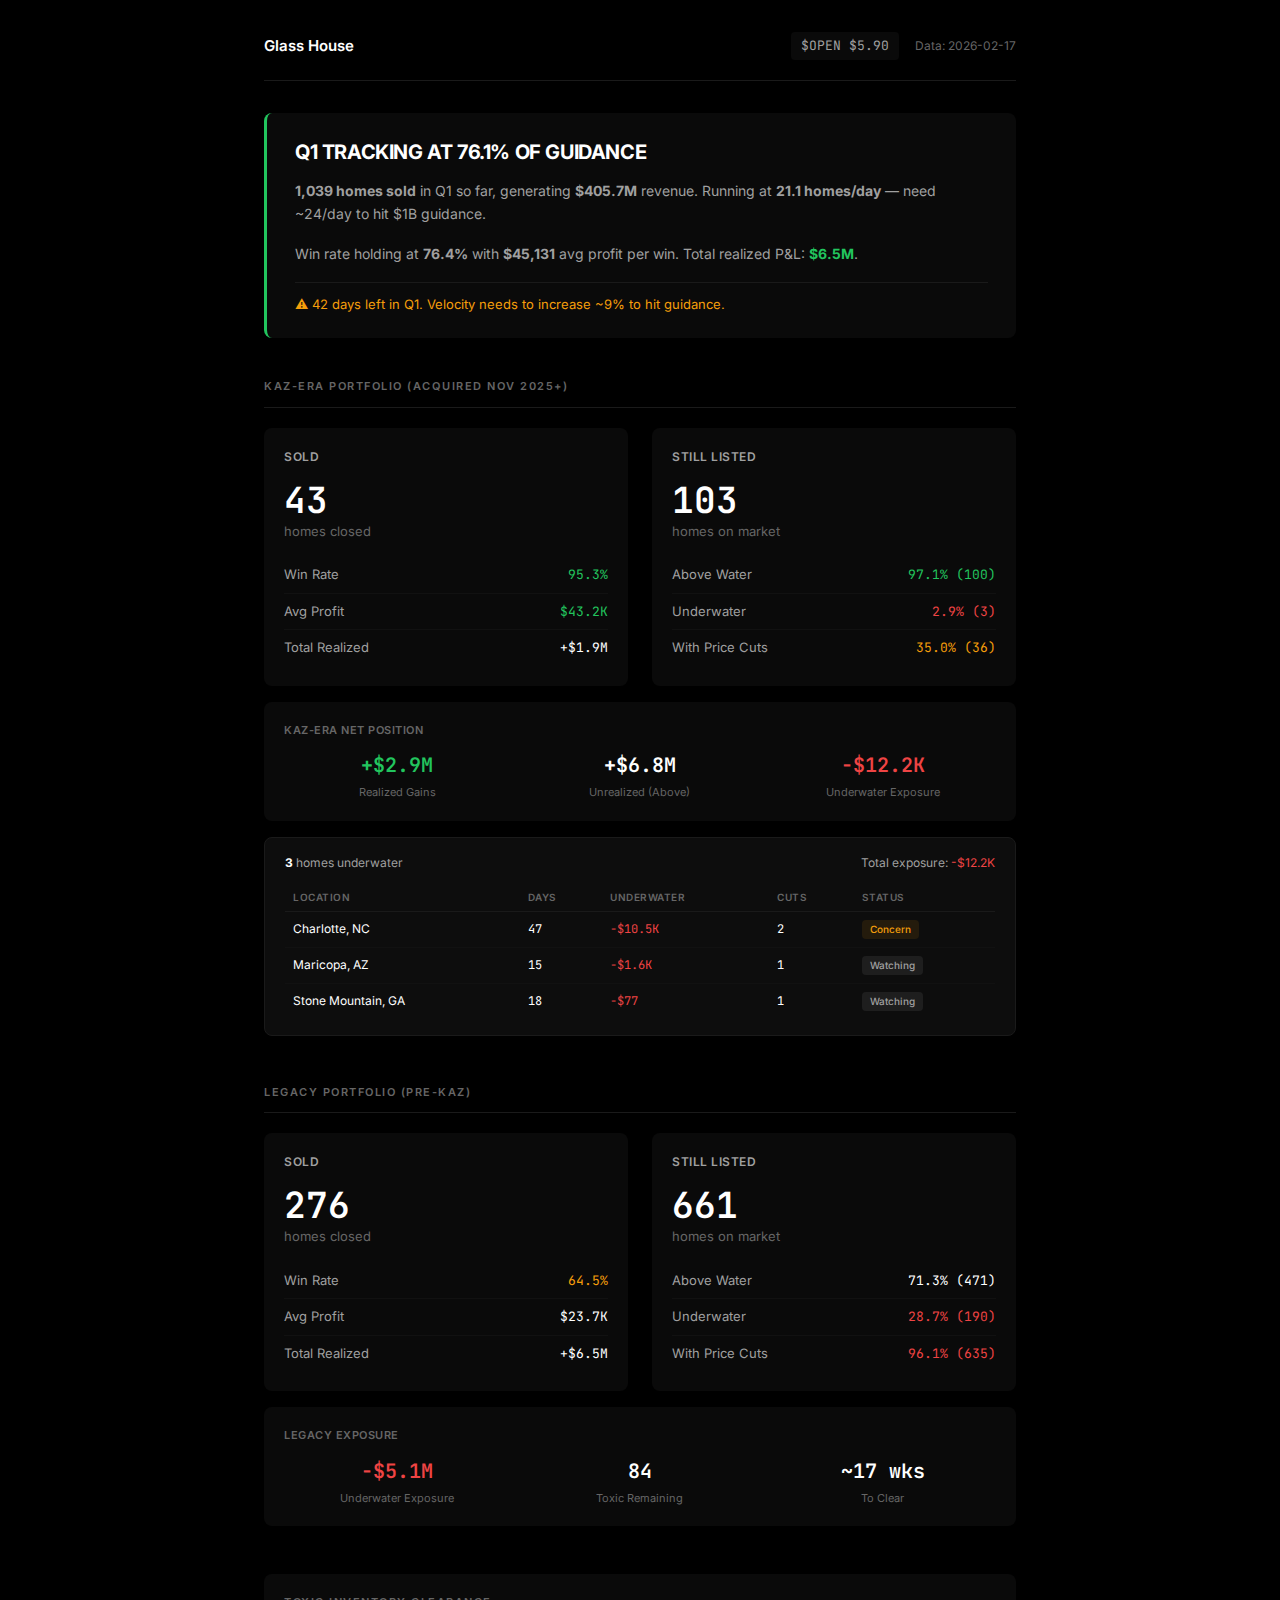
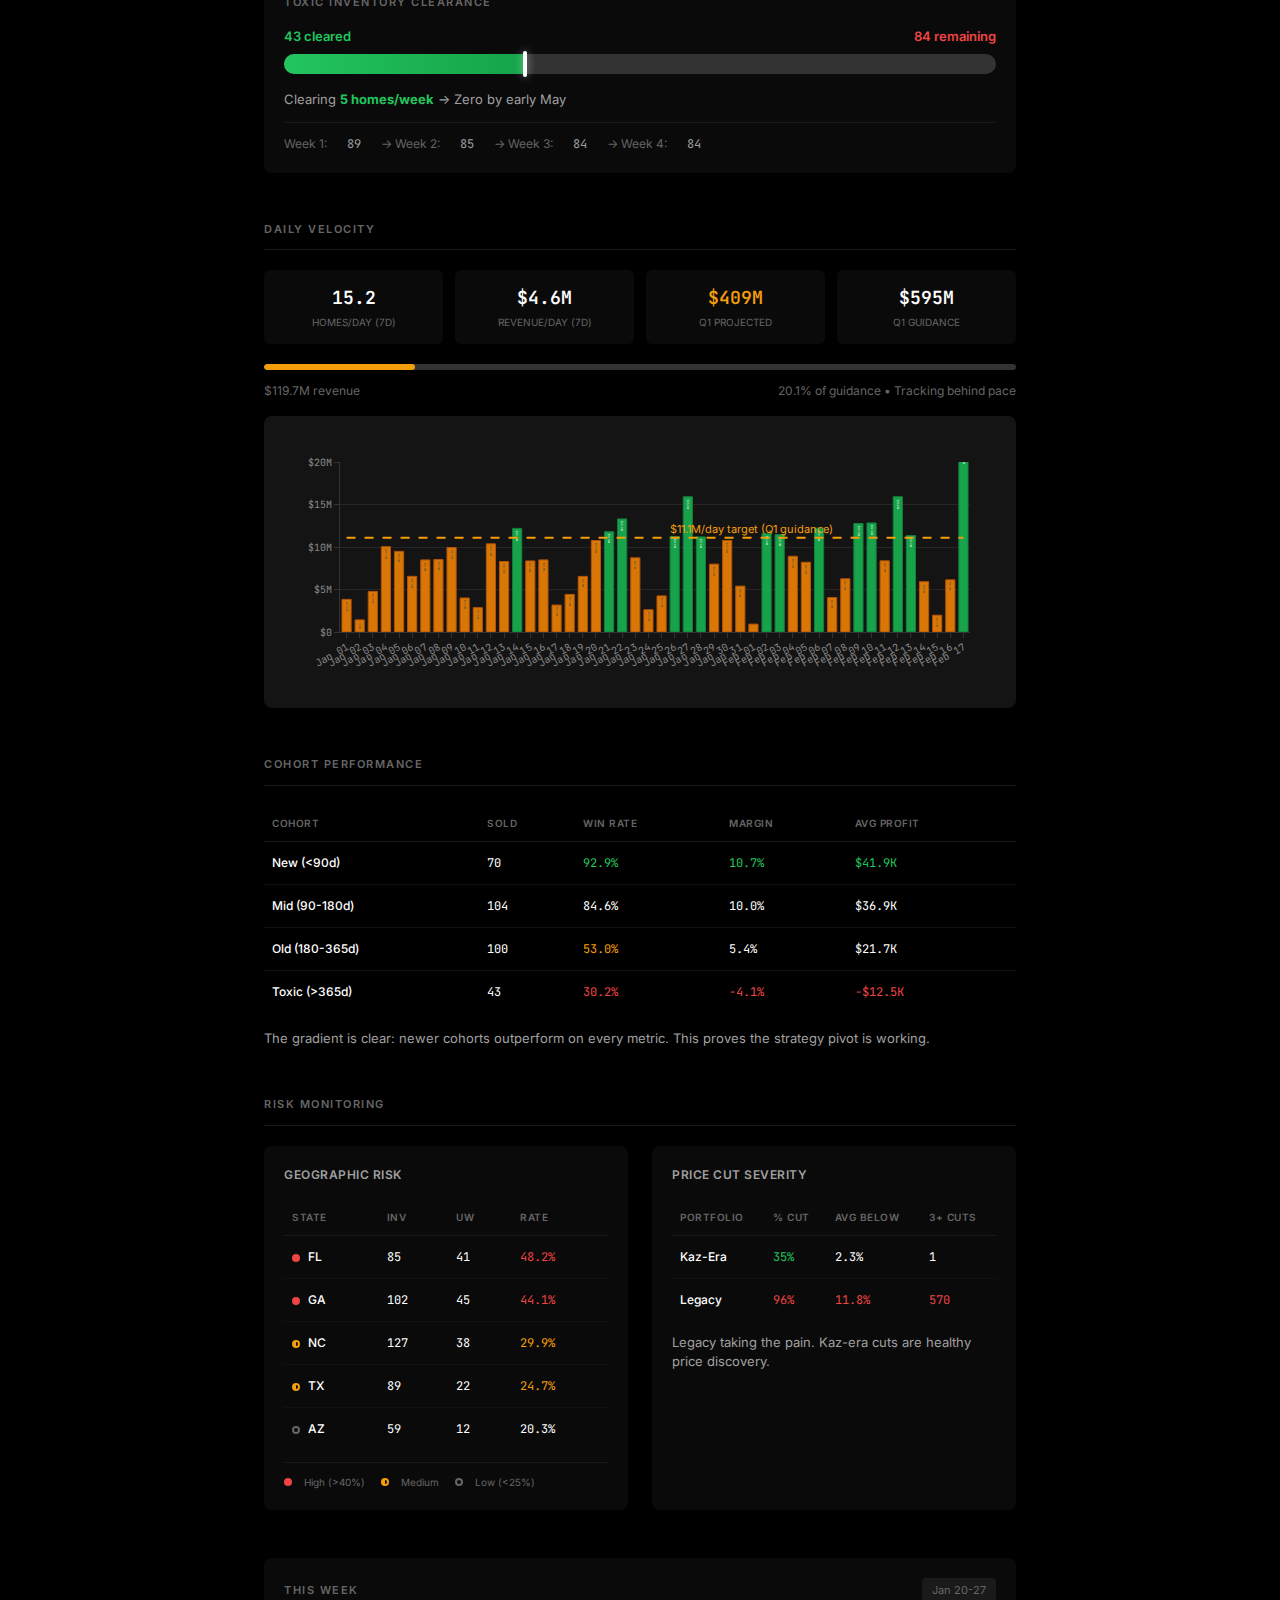
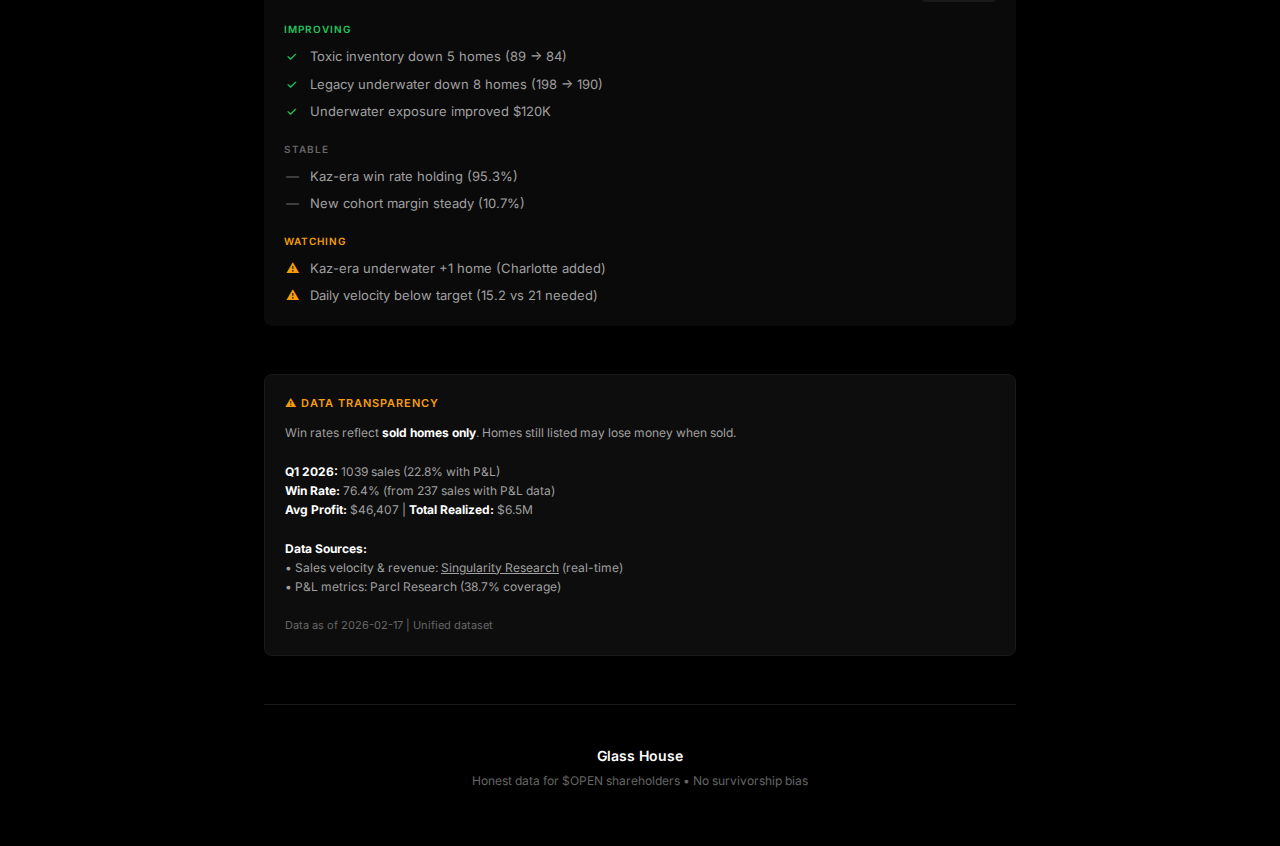
<file: index.html>
<!DOCTYPE html>
<html lang="en">
<head>
    <meta charset="UTF-8">
    <meta name="viewport" content="width=device-width, initial-scale=1.0">
    <title>Opendoor Stock Tracker | $OPEN Real-Time Sales Intelligence Dashboard</title>

    <!-- SEO Meta Tags -->
    <meta name="description" content="Track Opendoor ($OPEN) real-time home sales, revenue, win rates, and Q1 2026 guidance pacing. Live data from 700+ sales showing daily velocity, P&L metrics, and market trends.">
    <meta name="keywords" content="Opendoor, OPEN stock, Opendoor tracker, Opendoor sales, iBuyer analytics, real estate stock, Opendoor revenue, home sales tracker">
    <meta name="author" content="Glass House Analytics">
    <meta name="robots" content="index, follow">
    <link rel="canonical" href="https://opendoor-tracker.com/">

    <!-- Open Graph / Facebook -->
    <meta property="og:type" content="website">
    <meta property="og:url" content="https://opendoor-tracker.com/">
    <meta property="og:title" content="Opendoor Stock Tracker | $OPEN Real-Time Sales Dashboard">
    <meta property="og:description" content="Track Opendoor ($OPEN) real-time home sales, revenue, and Q1 guidance pacing. Live data from 700+ sales with daily velocity and P&L metrics.">
    <meta property="og:image" content="https://opendoor-tracker.com/og-image.png">
    <meta property="og:site_name" content="Opendoor Tracker">

    <!-- Twitter Card -->
    <meta name="twitter:card" content="summary_large_image">
    <meta name="twitter:url" content="https://opendoor-tracker.com/">
    <meta name="twitter:title" content="Opendoor Stock Tracker | $OPEN Real-Time Sales Dashboard">
    <meta name="twitter:description" content="Track Opendoor ($OPEN) real-time home sales, revenue, and Q1 guidance pacing. Live data from 700+ sales.">
    <meta name="twitter:image" content="https://opendoor-tracker.com/og-image.png">

    <!-- Additional SEO -->
    <meta name="theme-color" content="#22c55e">
    <meta name="apple-mobile-web-app-title" content="OPEN Tracker">

    <link rel="preconnect" href="https://fonts.googleapis.com">
    <link href="https://fonts.googleapis.com/css2?family=Inter:wght@400;500;600;700&family=JetBrains+Mono:wght@400;500;600&display=swap" rel="stylesheet">
    <script src="https://cdn.plot.ly/plotly-2.27.0.min.js"></script>
    <style>
        * { margin: 0; padding: 0; box-sizing: border-box; }

        :root {
            --green: #22c55e;
            --green-dim: rgba(34, 197, 94, 0.1);
            --amber: #f59e0b;
            --amber-dim: rgba(245, 158, 11, 0.1);
            --red: #ef4444;
            --red-dim: rgba(239, 68, 68, 0.1);
            --text: #ffffff;
            --text-2: #a0a0a0;
            --text-3: #666666;
            --text-4: #333333;
            --border: #1a1a1a;
            --surface: #0a0a0a;
            --card: #141414;
        }

        body {
            font-family: 'Inter', -apple-system, sans-serif;
            background: #000;
            color: var(--text);
            line-height: 1.5;
            -webkit-font-smoothing: antialiased;
        }

        .container {
            max-width: 800px;
            margin: 0 auto;
            padding: 32px 24px;
        }

        .mono { font-family: 'JetBrains Mono', monospace; }

        /* ============================================================
           HEADER
           ============================================================ */
        .header {
            display: flex;
            justify-content: space-between;
            align-items: center;
            padding-bottom: 20px;
            margin-bottom: 32px;
            border-bottom: 1px solid var(--border);
        }

        .header__brand {
            font-size: 15px;
            font-weight: 600;
            color: var(--text);
        }

        .header__right {
            display: flex;
            align-items: center;
            gap: 16px;
        }

        .header__ticker {
            font-family: 'JetBrains Mono', monospace;
            font-size: 13px;
            color: var(--text-2);
            background: var(--surface);
            padding: 4px 10px;
            border-radius: 4px;
        }

        .header__timestamp {
            font-size: 12px;
            color: var(--text-3);
        }

        .header__btn {
            background: var(--surface);
            border: 1px solid var(--border);
            color: var(--text-2);
            padding: 6px 12px;
            border-radius: 6px;
            font-size: 12px;
            cursor: pointer;
            transition: all 0.2s ease;
        }

        .header__btn:hover {
            background: #1a1a1a;
            color: var(--text);
        }

        /* ============================================================
           THE VERDICT (Top Hero Section)
           ============================================================ */
        .verdict {
            background: var(--surface);
            border-left: 3px solid var(--green);
            border-radius: 8px;
            padding: 24px 28px;
            margin-bottom: 40px;
        }

        .verdict__headline {
            font-size: 20px;
            font-weight: 700;
            color: var(--text);
            margin-bottom: 12px;
            letter-spacing: -0.02em;
        }

        .verdict__body {
            font-size: 14px;
            line-height: 1.7;
            color: var(--text-2);
            margin-bottom: 16px;
        }

        .verdict__warning {
            font-size: 13px;
            color: var(--amber);
            padding-top: 12px;
            border-top: 1px solid var(--border);
        }

        /* ============================================================
           SECTION STYLES (V3)
           ============================================================ */
        .section {
            margin-bottom: 48px;
        }

        .section-title {
            font-size: 11px;
            font-weight: 600;
            text-transform: uppercase;
            letter-spacing: 1.5px;
            color: var(--text-3);
            margin-bottom: 20px;
            padding-bottom: 12px;
            border-bottom: 1px solid var(--border);
        }

        /* ============================================================
           SPLIT PANEL (V3)
           ============================================================ */
        .split {
            display: grid;
            grid-template-columns: 1fr 1fr;
            gap: 24px;
        }

        .panel {
            background: var(--surface);
            border-radius: 8px;
            padding: 20px;
        }

        .panel-title {
            font-size: 12px;
            font-weight: 600;
            color: var(--text-2);
            margin-bottom: 16px;
            text-transform: uppercase;
            letter-spacing: 0.5px;
        }

        .big-num {
            font-family: 'JetBrains Mono', monospace;
            font-size: 36px;
            font-weight: 600;
            line-height: 1;
            margin-bottom: 4px;
        }

        .big-label {
            font-size: 13px;
            color: var(--text-3);
        }

        .stat-row {
            display: flex;
            justify-content: space-between;
            padding: 8px 0;
            font-size: 13px;
            border-bottom: 1px solid #111;
        }

        .stat-row:last-child { border-bottom: none; }
        .stat-label { color: var(--text-2); }
        .stat-value { font-family: 'JetBrains Mono', monospace; }

        .green { color: var(--green); }
        .amber { color: var(--amber); }
        .red { color: var(--red); }

        /* ============================================================
           EXPOSURE BOX (V3)
           ============================================================ */
        .exposure {
            background: var(--surface);
            border-radius: 8px;
            padding: 20px;
            margin-top: 16px;
        }

        .exposure-title {
            font-size: 11px;
            font-weight: 600;
            text-transform: uppercase;
            letter-spacing: 0.5px;
            color: var(--text-3);
            margin-bottom: 12px;
        }

        .exposure-grid {
            display: grid;
            grid-template-columns: repeat(3, 1fr);
            gap: 16px;
        }

        .exposure-item { text-align: center; }

        .exposure-num {
            font-family: 'JetBrains Mono', monospace;
            font-size: 20px;
            font-weight: 600;
        }

        .exposure-label {
            font-size: 11px;
            color: var(--text-3);
            margin-top: 4px;
        }

        /* ============================================================
           WATCHLIST (Inline in Kaz Section)
           ============================================================ */
        .watchlist {
            background: #0d0d0d;
            border: 1px solid var(--border);
            border-radius: 8px;
            padding: 16px 20px;
            margin-top: 16px;
        }

        .watchlist-header {
            display: flex;
            justify-content: space-between;
            align-items: center;
            margin-bottom: 12px;
            font-size: 12px;
            color: var(--text-2);
        }

        .watchlist-header strong { color: var(--text); }

        .watchlist-table {
            width: 100%;
            font-size: 12px;
            border-collapse: collapse;
        }

        .watchlist-table th {
            text-align: left;
            padding: 6px 8px;
            font-size: 10px;
            font-weight: 600;
            text-transform: uppercase;
            letter-spacing: 0.5px;
            color: var(--text-3);
            border-bottom: 1px solid var(--border);
        }

        .watchlist-table td {
            padding: 8px;
            border-bottom: 1px solid #111;
            font-family: 'JetBrains Mono', monospace;
        }

        .watchlist-table tr:last-child td { border-bottom: none; }
        .watchlist-table .name { font-family: 'Inter', sans-serif; }

        .status-badge {
            display: inline-block;
            font-size: 10px;
            font-weight: 500;
            padding: 2px 8px;
            border-radius: 4px;
            font-family: 'Inter', sans-serif;
        }

        .status-badge.concern { background: var(--amber-dim); color: var(--amber); }
        .status-badge.watching { background: rgba(102, 102, 102, 0.2); color: var(--text-2); }

        /* ============================================================
           TOXIC CLEARANCE SECTION
           ============================================================ */
        .toxic-clearance {
            background: var(--surface);
            border-radius: 8px;
            padding: 20px;
            margin-bottom: 48px;
        }

        .toxic-clearance__title {
            font-size: 11px;
            font-weight: 600;
            text-transform: uppercase;
            letter-spacing: 1.5px;
            color: var(--text-3);
            margin-bottom: 16px;
        }

        .toxic-clearance__labels {
            display: flex;
            justify-content: space-between;
            margin-bottom: 8px;
            font-size: 13px;
        }

        .toxic-clearance__cleared { color: var(--green); font-weight: 600; }
        .toxic-clearance__remaining { color: var(--red); font-weight: 600; }

        .toxic-clearance__bar {
            position: relative;
            height: 20px;
            background: var(--text-4);
            border-radius: 10px;
            overflow: visible;
            margin-bottom: 16px;
        }

        .toxic-clearance__fill {
            height: 100%;
            background: linear-gradient(90deg, var(--green) 0%, #16a34a 100%);
            border-radius: 10px 0 0 10px;
            position: relative;
        }

        .toxic-clearance__marker {
            position: absolute;
            right: -2px;
            top: -3px;
            width: 4px;
            height: 26px;
            background: var(--text);
            border-radius: 2px;
            box-shadow: 0 0 8px rgba(255, 255, 255, 0.5);
        }

        .toxic-clearance__projection {
            font-size: 13px;
            color: var(--text-2);
            margin-bottom: 12px;
        }

        .toxic-clearance__projection strong { color: var(--green); }

        .toxic-clearance__trend {
            display: flex;
            gap: 20px;
            font-size: 12px;
            color: var(--text-3);
            padding-top: 12px;
            border-top: 1px solid var(--border);
        }

        .toxic-clearance__trend span {
            font-family: 'JetBrains Mono', monospace;
            color: var(--text-2);
        }

        /* ============================================================
           VELOCITY / METRICS (V3)
           ============================================================ */
        .metrics-row {
            display: grid;
            grid-template-columns: repeat(4, 1fr);
            gap: 12px;
            margin-top: 16px;
        }

        .metric-card {
            background: var(--surface);
            border-radius: 6px;
            padding: 14px;
            text-align: center;
        }

        .metric-value {
            font-family: 'JetBrains Mono', monospace;
            font-size: 18px;
            font-weight: 600;
        }

        .metric-label {
            font-size: 10px;
            color: var(--text-3);
            margin-top: 4px;
            text-transform: uppercase;
        }

        .progress-bar {
            height: 6px;
            background: var(--text-4);
            border-radius: 3px;
            overflow: hidden;
            margin: 12px 0;
        }

        .progress-fill {
            height: 100%;
            border-radius: 3px;
        }

        /* ============================================================
           TABLES (V3)
           ============================================================ */
        .tbl {
            width: 100%;
            font-size: 13px;
            border-collapse: collapse;
        }

        .tbl th {
            text-align: left;
            padding: 10px 8px;
            font-size: 10px;
            font-weight: 600;
            text-transform: uppercase;
            letter-spacing: 0.5px;
            color: var(--text-3);
            border-bottom: 1px solid var(--border);
        }

        .tbl td {
            padding: 12px 8px;
            border-bottom: 1px solid #111;
            font-family: 'JetBrains Mono', monospace;
            font-size: 12px;
        }

        .tbl tr:last-child td { border-bottom: none; }
        .tbl .name { font-family: 'Inter', sans-serif; font-weight: 500; }

        .insight-text {
            margin-top: 16px;
            font-size: 13px;
            color: var(--text-2);
        }

        /* Risk Indicators */
        .risk-dot {
            display: inline-block;
            width: 8px;
            height: 8px;
            border-radius: 50%;
            margin-right: 8px;
            vertical-align: middle;
        }

        .risk-dot.high { background: var(--red); }
        .risk-dot.medium {
            background: linear-gradient(90deg, var(--amber) 50%, transparent 50%);
            border: 2px solid var(--amber);
            box-sizing: border-box;
        }
        .risk-dot.low {
            background: transparent;
            border: 2px solid var(--text-3);
            box-sizing: border-box;
        }

        .risk-legend {
            display: flex;
            gap: 16px;
            margin-top: 12px;
            padding-top: 12px;
            border-top: 1px solid var(--border);
            font-size: 10px;
            color: var(--text-3);
        }

        .risk-legend span {
            display: flex;
            align-items: center;
            gap: 4px;
        }

        /* ============================================================
           CHART CONTAINER
           ============================================================ */
        .chart-container {
            background: var(--card);
            border-radius: 8px;
            padding: 16px;
            margin-top: 16px;
        }

        #revenue-chart {
            width: 100%;
            height: 260px;
        }

        /* ============================================================
           THIS WEEK SECTION
           ============================================================ */
        .this-week {
            background: var(--surface);
            border-radius: 8px;
            padding: 20px;
        }

        .this-week__header {
            display: flex;
            justify-content: space-between;
            align-items: center;
            margin-bottom: 20px;
        }

        .this-week__title {
            font-size: 11px;
            font-weight: 600;
            text-transform: uppercase;
            letter-spacing: 1.5px;
            color: var(--text-3);
        }

        .this-week__date {
            font-size: 11px;
            color: var(--text-3);
            background: #1a1a1a;
            padding: 4px 10px;
            border-radius: 4px;
        }

        .this-week__group {
            margin-bottom: 20px;
        }

        .this-week__group:last-child { margin-bottom: 0; }

        .this-week__group-label {
            font-size: 10px;
            font-weight: 600;
            text-transform: uppercase;
            letter-spacing: 1px;
            margin-bottom: 10px;
        }

        .this-week__group-label.improving { color: var(--green); }
        .this-week__group-label.stable { color: var(--text-3); }
        .this-week__group-label.watching { color: var(--amber); }

        .this-week__items {
            display: flex;
            flex-direction: column;
            gap: 8px;
        }

        .this-week__item {
            display: flex;
            align-items: flex-start;
            gap: 10px;
            font-size: 13px;
            color: var(--text-2);
        }

        .this-week__icon {
            width: 16px;
            flex-shrink: 0;
            text-align: center;
        }

        .this-week__item.improving .this-week__icon { color: var(--green); }
        .this-week__item.stable .this-week__icon { color: var(--text-3); }
        .this-week__item.watching .this-week__icon { color: var(--amber); }

        /* ============================================================
           DISCLAIMER (V3)
           ============================================================ */
        .disclaimer {
            background: #0d0d0d;
            border: 1px solid var(--border);
            border-radius: 8px;
            padding: 20px;
            margin-top: 48px;
        }

        .disclaimer-title {
            font-size: 11px;
            font-weight: 600;
            text-transform: uppercase;
            letter-spacing: 1px;
            color: var(--amber);
            margin-bottom: 12px;
        }

        .disclaimer-text {
            font-size: 12px;
            color: var(--text-2);
            line-height: 1.6;
        }

        .disclaimer-text strong { color: var(--text); }

        /* ============================================================
           FOOTER (V3)
           ============================================================ */
        footer {
            text-align: center;
            padding: 40px 0 24px;
            border-top: 1px solid var(--border);
            margin-top: 48px;
        }

        .footer-brand { font-size: 14px; font-weight: 600; margin-bottom: 6px; }
        .footer-sub { font-size: 12px; color: var(--text-3); }

        /* ============================================================
           SCREENSHOT MODE
           ============================================================ */
        body.screenshot-mode .disclaimer,
        body.screenshot-mode footer {
            display: none !important;
        }

        body.screenshot-mode::after {
            content: 'Glass House';
            position: fixed;
            bottom: 16px;
            right: 20px;
            font-size: 12px;
            font-weight: 600;
            color: var(--text-3);
            opacity: 0.6;
        }

        /* ============================================================
           RESPONSIVE
           ============================================================ */
        @media (max-width: 600px) {
            .split { grid-template-columns: 1fr; }
            .metrics-row { grid-template-columns: repeat(2, 1fr); }
            .exposure-grid { grid-template-columns: repeat(2, 1fr); }
        }
    </style>
</head>
<body>
<div class="container">

    <!-- ============================================================
         HEADER
         ============================================================ -->
    <header class="header">
        <div class="header__brand">Glass House</div>
        <div class="header__right">
            <span class="header__ticker">$OPEN $5.90</span>
            <span class="header__timestamp" id="timestamp">Jan 27, 2026 • 4:15 PM</span>
        </div>
    </header>

    <!-- ============================================================
         THE VERDICT
         ============================================================ -->
    <section class="verdict">
        <h1 class="verdict__headline">Q1 TRACKING AT <span data-metric="pacing">94.9%</span> OF GUIDANCE</h1>
        <p class="verdict__body">
            <strong><span data-metric="q1-sales">715</span> homes sold</strong> in Q1 so far, generating
            <strong><span data-metric="q1-revenue">$274.1M</span></strong> revenue.
            Running at <strong><span data-metric="daily-avg-sales">22.0</span> homes/day</strong> —
            need ~24/day to hit $1B guidance.
        </p>
        <p class="verdict__body">
            Win rate holding at <strong><span data-metric="win-rate">79.1%</span></strong> with
            <strong><span data-metric="avg-profit">$46,407</span></strong> avg profit per win.
            Total realized P&L: <strong class="green"><span data-metric="total-realized">$8.4M</span></strong>.
        </p>
        <p class="verdict__warning">
            &#9888; <span data-metric="days-remaining">64</span> days left in Q1.
            Velocity needs to increase ~9% to hit guidance.
        </p>
    </section>

    <!-- ============================================================
         KAZ-ERA PORTFOLIO
         ============================================================ -->
    <section class="section">
        <div class="section-title">Kaz-Era Portfolio (Acquired Nov 2025+)</div>

        <div class="split">
            <div class="panel">
                <div class="panel-title">Sold</div>
                <div class="big-num" id="kaz-sold-count">43</div>
                <div class="big-label">homes closed</div>
                <div style="margin-top: 16px;">
                    <div class="stat-row">
                        <span class="stat-label">Win Rate</span>
                        <span class="stat-value green" id="kaz-sold-wr">95.3%</span>
                    </div>
                    <div class="stat-row">
                        <span class="stat-label">Avg Profit</span>
                        <span class="stat-value green" id="kaz-sold-profit">$43.2K</span>
                    </div>
                    <div class="stat-row">
                        <span class="stat-label">Total Realized</span>
                        <span class="stat-value" id="kaz-sold-total">+$1.9M</span>
                    </div>
                </div>
            </div>

            <div class="panel">
                <div class="panel-title">Still Listed</div>
                <div class="big-num" id="kaz-listed-count">103</div>
                <div class="big-label">homes on market</div>
                <div style="margin-top: 16px;">
                    <div class="stat-row">
                        <span class="stat-label">Above Water</span>
                        <span class="stat-value green" id="kaz-listed-above">97.1% (100)</span>
                    </div>
                    <div class="stat-row">
                        <span class="stat-label">Underwater</span>
                        <span class="stat-value red" id="kaz-listed-uw">2.9% (3)</span>
                    </div>
                    <div class="stat-row">
                        <span class="stat-label">With Price Cuts</span>
                        <span class="stat-value amber" id="kaz-listed-cuts">35.0% (36)</span>
                    </div>
                </div>
            </div>
        </div>

        <!-- Kaz-Era Net Position -->
        <div class="exposure">
            <div class="exposure-title">Kaz-Era Net Position</div>
            <div class="exposure-grid">
                <div class="exposure-item">
                    <div class="exposure-num green" id="kaz-realized">+$2.9M</div>
                    <div class="exposure-label">Realized Gains</div>
                </div>
                <div class="exposure-item">
                    <div class="exposure-num" id="kaz-unrealized">+$6.8M</div>
                    <div class="exposure-label">Unrealized (Above)</div>
                </div>
                <div class="exposure-item">
                    <div class="exposure-num red" id="kaz-uw-exposure">-$12.2K</div>
                    <div class="exposure-label">Underwater Exposure</div>
                </div>
            </div>
        </div>

        <!-- Kaz-Era Watchlist (Inline) -->
        <div class="watchlist">
            <div class="watchlist-header">
                <span><strong id="uw-count">3</strong> homes underwater</span>
                <span>Total exposure: <span class="red" id="uw-total">-$12.2K</span></span>
            </div>
            <table class="watchlist-table">
                <thead>
                    <tr>
                        <th>Location</th>
                        <th>Days</th>
                        <th>Underwater</th>
                        <th>Cuts</th>
                        <th>Status</th>
                    </tr>
                </thead>
                <tbody id="watchlist-body">
                    <tr>
                        <td class="name">Charlotte, NC</td>
                        <td>47</td>
                        <td class="red">-$10.5K</td>
                        <td>2</td>
                        <td><span class="status-badge concern">Concern</span></td>
                    </tr>
                    <tr>
                        <td class="name">Maricopa, AZ</td>
                        <td>15</td>
                        <td class="red">-$1.6K</td>
                        <td>1</td>
                        <td><span class="status-badge watching">Watching</span></td>
                    </tr>
                    <tr>
                        <td class="name">Stone Mountain, GA</td>
                        <td>18</td>
                        <td class="red">-$77</td>
                        <td>1</td>
                        <td><span class="status-badge watching">Watching</span></td>
                    </tr>
                </tbody>
            </table>
        </div>
    </section>

    <!-- ============================================================
         LEGACY PORTFOLIO
         ============================================================ -->
    <section class="section">
        <div class="section-title">Legacy Portfolio (Pre-Kaz)</div>

        <div class="split">
            <div class="panel">
                <div class="panel-title">Sold</div>
                <div class="big-num" id="legacy-sold-count">276</div>
                <div class="big-label">homes closed</div>
                <div style="margin-top: 16px;">
                    <div class="stat-row">
                        <span class="stat-label">Win Rate</span>
                        <span class="stat-value amber" id="legacy-sold-wr">64.5%</span>
                    </div>
                    <div class="stat-row">
                        <span class="stat-label">Avg Profit</span>
                        <span class="stat-value" id="legacy-sold-profit">$23.7K</span>
                    </div>
                    <div class="stat-row">
                        <span class="stat-label">Total Realized</span>
                        <span class="stat-value" id="legacy-sold-total">+$6.5M</span>
                    </div>
                </div>
            </div>

            <div class="panel">
                <div class="panel-title">Still Listed</div>
                <div class="big-num" id="legacy-listed-count">661</div>
                <div class="big-label">homes on market</div>
                <div style="margin-top: 16px;">
                    <div class="stat-row">
                        <span class="stat-label">Above Water</span>
                        <span class="stat-value" id="legacy-listed-above">71.3% (471)</span>
                    </div>
                    <div class="stat-row">
                        <span class="stat-label">Underwater</span>
                        <span class="stat-value red" id="legacy-listed-uw">28.7% (190)</span>
                    </div>
                    <div class="stat-row">
                        <span class="stat-label">With Price Cuts</span>
                        <span class="stat-value red" id="legacy-listed-cuts">96.1% (635)</span>
                    </div>
                </div>
            </div>
        </div>

        <div class="exposure">
            <div class="exposure-title">Legacy Exposure</div>
            <div class="exposure-grid">
                <div class="exposure-item">
                    <div class="exposure-num red" id="legacy-uw-exposure">-$5.1M</div>
                    <div class="exposure-label">Underwater Exposure</div>
                </div>
                <div class="exposure-item">
                    <div class="exposure-num" id="legacy-toxic-remaining">84</div>
                    <div class="exposure-label">Toxic Remaining</div>
                </div>
                <div class="exposure-item">
                    <div class="exposure-num" id="legacy-weeks">~17 wks</div>
                    <div class="exposure-label">To Clear</div>
                </div>
            </div>
        </div>
    </section>

    <!-- ============================================================
         TOXIC INVENTORY CLEARANCE
         ============================================================ -->
    <section class="toxic-clearance">
        <div class="toxic-clearance__title">Toxic Inventory Clearance</div>

        <div class="toxic-clearance__labels">
            <span class="toxic-clearance__cleared"><span id="toxic-cleared">43</span> cleared</span>
            <span class="toxic-clearance__remaining"><span id="toxic-remaining">84</span> remaining</span>
        </div>

        <div class="toxic-clearance__bar">
            <div class="toxic-clearance__fill" id="toxic-bar" style="width: 33.9%">
                <div class="toxic-clearance__marker"></div>
            </div>
        </div>

        <p class="toxic-clearance__projection">
            Clearing <strong><span id="clearance-rate">5</span> homes/week</strong> → Zero by early May
        </p>

        <div class="toxic-clearance__trend">
            Week 1: <span>89</span> →
            Week 2: <span>85</span> →
            Week 3: <span>84</span> →
            Week 4: <span>84</span>
        </div>
    </section>

    <!-- ============================================================
         DAILY VELOCITY
         ============================================================ -->
    <section class="section">
        <div class="section-title">Daily Velocity</div>

        <div class="metrics-row">
            <div class="metric-card">
                <div class="metric-value" id="vel-homes">15.2</div>
                <div class="metric-label">Homes/Day (7d)</div>
            </div>
            <div class="metric-card">
                <div class="metric-value" id="vel-rev">$4.6M</div>
                <div class="metric-label">Revenue/Day (7d)</div>
            </div>
            <div class="metric-card">
                <div class="metric-value amber" id="vel-proj">$409M</div>
                <div class="metric-label">Q1 Projected</div>
            </div>
            <div class="metric-card">
                <div class="metric-value" id="vel-target">$595M</div>
                <div class="metric-label">Q1 Guidance</div>
            </div>
        </div>

        <div class="progress-bar" style="margin-top: 20px;">
            <div class="progress-fill" id="q1-progress" style="width: 20.1%; background: var(--amber);"></div>
        </div>
        <div style="display: flex; justify-content: space-between; font-size: 12px; color: var(--text-3); margin-top: 8px;">
            <span><span id="q1-rev">$119.7M</span> revenue</span>
            <span><span id="q1-pct">20.1%</span> of guidance • Tracking behind pace</span>
        </div>

        <!-- Revenue Chart -->
        <div class="chart-container">
            <div id="revenue-chart"></div>
        </div>
    </section>

    <!-- ============================================================
         COHORT PERFORMANCE
         ============================================================ -->
    <section class="section">
        <div class="section-title">Cohort Performance</div>

        <table class="tbl">
            <thead>
                <tr>
                    <th>Cohort</th>
                    <th>Sold</th>
                    <th>Win Rate</th>
                    <th>Margin</th>
                    <th>Avg Profit</th>
                </tr>
            </thead>
            <tbody id="cohort-table">
                <tr><td class="name">New (&lt;90d)</td><td>70</td><td class="green">92.9%</td><td class="green">10.7%</td><td class="green">$41.9K</td></tr>
                <tr><td class="name">Mid (90-180d)</td><td>104</td><td>84.6%</td><td>10.0%</td><td>$36.9K</td></tr>
                <tr><td class="name">Old (180-365d)</td><td>100</td><td class="amber">53.0%</td><td>5.4%</td><td>$21.7K</td></tr>
                <tr><td class="name">Toxic (&gt;365d)</td><td>43</td><td class="red">30.2%</td><td class="red">-4.1%</td><td class="red">-$12.5K</td></tr>
            </tbody>
        </table>

        <div class="insight-text">
            The gradient is clear: newer cohorts outperform on every metric. This proves the strategy pivot is working.
        </div>
    </section>

    <!-- ============================================================
         RISK MONITORING
         ============================================================ -->
    <section class="section">
        <div class="section-title">Risk Monitoring</div>

        <div class="split">
            <!-- Geographic Risk -->
            <div class="panel">
                <div class="panel-title">Geographic Risk</div>
                <table class="tbl">
                    <thead>
                        <tr><th>State</th><th>Inv</th><th>UW</th><th>Rate</th></tr>
                    </thead>
                    <tbody>
                        <tr><td class="name"><span class="risk-dot high"></span>FL</td><td>85</td><td>41</td><td class="red">48.2%</td></tr>
                        <tr><td class="name"><span class="risk-dot high"></span>GA</td><td>102</td><td>45</td><td class="red">44.1%</td></tr>
                        <tr><td class="name"><span class="risk-dot medium"></span>NC</td><td>127</td><td>38</td><td class="amber">29.9%</td></tr>
                        <tr><td class="name"><span class="risk-dot medium"></span>TX</td><td>89</td><td>22</td><td class="amber">24.7%</td></tr>
                        <tr><td class="name"><span class="risk-dot low"></span>AZ</td><td>59</td><td>12</td><td>20.3%</td></tr>
                    </tbody>
                </table>
                <div class="risk-legend">
                    <span><span class="risk-dot high"></span>High (&gt;40%)</span>
                    <span><span class="risk-dot medium"></span>Medium</span>
                    <span><span class="risk-dot low"></span>Low (&lt;25%)</span>
                </div>
            </div>

            <!-- Price Cut Severity -->
            <div class="panel">
                <div class="panel-title">Price Cut Severity</div>
                <table class="tbl">
                    <thead>
                        <tr><th>Portfolio</th><th>% Cut</th><th>Avg Below</th><th>3+ Cuts</th></tr>
                    </thead>
                    <tbody>
                        <tr><td class="name">Kaz-Era</td><td class="green">35%</td><td>2.3%</td><td>1</td></tr>
                        <tr><td class="name">Legacy</td><td class="red">96%</td><td class="red">11.8%</td><td class="red">570</td></tr>
                    </tbody>
                </table>
                <div class="insight-text" style="margin-top: 12px;">
                    Legacy taking the pain. Kaz-era cuts are healthy price discovery.
                </div>
            </div>
        </div>
    </section>

    <!-- ============================================================
         THIS WEEK
         ============================================================ -->
    <section class="section">
        <div class="this-week">
            <div class="this-week__header">
                <span class="this-week__title">This Week</span>
                <span class="this-week__date">Jan 20-27</span>
            </div>

            <div class="this-week__group">
                <div class="this-week__group-label improving">Improving</div>
                <div class="this-week__items">
                    <div class="this-week__item improving">
                        <span class="this-week__icon">&#10003;</span>
                        <span>Toxic inventory down 5 homes (89 → 84)</span>
                    </div>
                    <div class="this-week__item improving">
                        <span class="this-week__icon">&#10003;</span>
                        <span>Legacy underwater down 8 homes (198 → 190)</span>
                    </div>
                    <div class="this-week__item improving">
                        <span class="this-week__icon">&#10003;</span>
                        <span>Underwater exposure improved $120K</span>
                    </div>
                </div>
            </div>

            <div class="this-week__group">
                <div class="this-week__group-label stable">Stable</div>
                <div class="this-week__items">
                    <div class="this-week__item stable">
                        <span class="this-week__icon">—</span>
                        <span>Kaz-era win rate holding (95.3%)</span>
                    </div>
                    <div class="this-week__item stable">
                        <span class="this-week__icon">—</span>
                        <span>New cohort margin steady (10.7%)</span>
                    </div>
                </div>
            </div>

            <div class="this-week__group">
                <div class="this-week__group-label watching">Watching</div>
                <div class="this-week__items">
                    <div class="this-week__item watching">
                        <span class="this-week__icon">&#9888;</span>
                        <span>Kaz-era underwater +1 home (Charlotte added)</span>
                    </div>
                    <div class="this-week__item watching">
                        <span class="this-week__icon">&#9888;</span>
                        <span>Daily velocity below target (15.2 vs 21 needed)</span>
                    </div>
                </div>
            </div>
        </div>
    </section>

    <!-- ============================================================
         DATA TRANSPARENCY
         ============================================================ -->
    <div class="disclaimer">
        <div class="disclaimer-title">&#9888; Data Transparency</div>
        <div class="disclaimer-text">
            Win rates reflect <strong>sold homes only</strong>. Homes still listed may lose money when sold.<br><br>
            <strong>Q1 2026:</strong> <span data-metric="data-coverage">715 sales (38.7% with P&L)</span><br>
            <strong>Win Rate:</strong> <span data-metric="win-rate">79.1%</span> (from <span data-metric="pnl-sample">277</span> sales with P&L data)<br>
            <strong>Avg Profit:</strong> <span data-metric="avg-profit">$46,407</span> | <strong>Total Realized:</strong> <span data-metric="total-realized">$8.4M</span><br><br>
            <strong>Data Sources:</strong><br>
            • Sales velocity & revenue: <a href="https://singularityresearchfund.com/opendoor-tracker" target="_blank" style="color: var(--text-2);">Singularity Research</a> (real-time)<br>
            • P&L metrics: Parcl Research (38.7% coverage)<br><br>
            <span style="color: var(--text-3); font-size: 11px;">Data as of <span data-metric="as-of">Jan 26, 2026</span> | Unified dataset</span>
        </div>
    </div>

    <!-- Footer -->
    <footer>
        <div class="footer-brand">Glass House</div>
        <div class="footer-sub">Honest data for $OPEN shareholders • No survivorship bias</div>
    </footer>

</div>

<script>
// ============================================================
// UTILITIES
// ============================================================
function fmt(v) {
    if (Math.abs(v) >= 1e6) return '$' + (v/1e6).toFixed(1) + 'M';
    if (Math.abs(v) >= 1e3) return '$' + (v/1e3).toFixed(1) + 'K';
    return '$' + v.toFixed(0);
}

function formatDate(dateStr) {
    const d = new Date(dateStr);
    return d.toLocaleDateString('en-US', { month: 'short', day: 'numeric' });
}

// ============================================================
// REVENUE CHART - DAILY REVENUE (Sample Data)
// ============================================================
function renderRevenueChart(data) {
    const el = document.getElementById('revenue-chart');
    if (!el) return;

    // Use data from unified dataset, or fallback to defaults
    let chartData;
    if (data && data.revenue_chart && data.revenue_chart.length > 0) {
        chartData = data.revenue_chart.map(d => ({
            date: d.date,
            revenue: d.revenue,
            sales: d.sales_count
        }));
    } else {
        // Fallback data if JSON not loaded
        chartData = [
            { date: 'Jan 01', revenue: 3840000, sales: 9 },
            { date: 'Jan 02', revenue: 1330000, sales: 5 },
            { date: 'Jan 03', revenue: 4940000, sales: 14 },
            { date: 'Jan 04', revenue: 10220000, sales: 27 },
            { date: 'Jan 05', revenue: 9070000, sales: 25 },
            { date: 'Jan 06', revenue: 6930000, sales: 19 },
            { date: 'Jan 07', revenue: 9090000, sales: 20 },
            { date: 'Jan 08', revenue: 8310000, sales: 20 },
            { date: 'Jan 09', revenue: 9750000, sales: 26 },
            { date: 'Jan 10', revenue: 3730000, sales: 11 },
            { date: 'Jan 11', revenue: 2860000, sales: 9 },
            { date: 'Jan 12', revenue: 10840000, sales: 25 },
            { date: 'Jan 13', revenue: 10170000, sales: 27 },
            { date: 'Jan 14', revenue: 12320000, sales: 33 },
            { date: 'Jan 15', revenue: 8370000, sales: 20 },
            { date: 'Jan 16', revenue: 9430000, sales: 25 },
            { date: 'Jan 17', revenue: 3180000, sales: 9 },
            { date: 'Jan 18', revenue: 5090000, sales: 14 },
            { date: 'Jan 19', revenue: 8530000, sales: 24 },
            { date: 'Jan 20', revenue: 14270000, sales: 41 },
            { date: 'Jan 21', revenue: 13270000, sales: 33 },
            { date: 'Jan 22', revenue: 15810000, sales: 40 },
            { date: 'Jan 23', revenue: 12930000, sales: 31 },
            { date: 'Jan 24', revenue: 2780000, sales: 9 },
            { date: 'Jan 25', revenue: 5880000, sales: 18 },
            { date: 'Jan 26', revenue: 14380000, sales: 37 }
        ];
    }

    // Q1 guidance: $1B / 90 days = $11.1M/day target
    const TARGET = 11100000;
    const dates = chartData.map(d => d.date);
    const revenues = chartData.map(d => d.revenue);
    const salesCounts = chartData.map(d => d.sales || 0);
    // Calmer colors - darker green for above target, muted amber for below
    const colors = revenues.map(r => r >= TARGET ? '#16a34a' : '#d97706');

    const traces = [
        {
            x: dates,
            y: revenues,
            type: 'bar',
            marker: {
                color: colors,
                line: { color: colors.map(c => c === '#16a34a' ? '#15803d' : '#b45309'), width: 1 }
            },
            hovertemplate: '%{x}<br>%{customdata[0]}<br>%{customdata[1]} sales<extra></extra>',
            customdata: revenues.map((r, i) => [fmt(r), salesCounts[i]]),
            text: revenues.map(r => fmt(r))
        },
        {
            x: [dates[0], dates[dates.length - 1]],
            y: [TARGET, TARGET],
            type: 'scatter',
            mode: 'lines',
            line: { color: '#f59e0b', width: 2, dash: 'dash' },
            hoverinfo: 'skip',
            showlegend: false
        }
    ];

    const layout = {
        paper_bgcolor: '#141414',
        plot_bgcolor: '#141414',
        font: { color: '#a0a0a0', family: 'Inter, sans-serif', size: 11 },
        margin: { t: 30, r: 30, b: 60, l: 60 },
        showlegend: false,
        bargap: 0.3,
        xaxis: {
            tickangle: -30,
            gridcolor: 'transparent',
            linecolor: '#333',
            showline: true,
            showticklabels: true,
            tickfont: { size: 10, family: 'JetBrains Mono, monospace', color: '#888' },
            ticks: 'outside',
            tickcolor: '#333'
        },
        yaxis: {
            range: [0, 20000000],
            tickmode: 'array',
            tickvals: [0, 5000000, 10000000, 15000000, 20000000],
            ticktext: ['$0', '$5M', '$10M', '$15M', '$20M'],
            showline: true,
            showticklabels: true,
            gridcolor: '#262626',
            linecolor: '#333',
            tickfont: { size: 10, family: 'JetBrains Mono, monospace', color: '#888' },
            ticks: 'outside',
            tickcolor: '#333',
            zeroline: true,
            zerolinecolor: '#333'
        },
        annotations: [{
            x: dates[Math.floor(dates.length / 2)],
            y: TARGET,
            text: '  $11.1M/day target (Q1 guidance)',
            showarrow: false,
            xanchor: 'left',
            yanchor: 'bottom',
            font: { size: 11, color: '#f59e0b', family: 'Inter, sans-serif' }
        }]
    };

    Plotly.newPlot(el, traces, layout, { displayModeBar: false, responsive: true });
}

// ============================================================
// SCREENSHOT MODE
// ============================================================
function toggleScreenshotMode() {
    document.body.classList.toggle('screenshot-mode');
}

document.addEventListener('keydown', function(e) {
    if ((e.ctrlKey || e.metaKey) && e.shiftKey && e.key === 'S') {
        e.preventDefault();
        toggleScreenshotMode();
    }
});

// ============================================================
// INIT
// ============================================================
async function init() {
    try {
        const r = await fetch('outputs/unified_dashboard_data.json');
        if (r.ok) {
            const data = await r.json();
            renderRevenueChart(data);
            updateDashboardMetrics(data);
        } else {
            renderRevenueChart(null);
        }
    } catch (e) {
        console.error('Failed to load dashboard data:', e);
        renderRevenueChart(null);
    }
}

// Update dashboard metrics from unified data
function updateDashboardMetrics(data) {
    if (!data) return;

    // Update timestamp
    const tsEl = document.querySelector('.header__timestamp');
    if (tsEl && data.as_of) {
        tsEl.textContent = `Data: ${data.as_of}`;
    }
    updateText('[data-metric="as-of"]', data.as_of);

    // Update velocity metrics
    if (data.velocity) {
        updateText('[data-metric="q1-sales"]', data.velocity.q1_sales?.toLocaleString());
        updateText('[data-metric="q1-revenue"]', '$' + (data.velocity.q1_revenue / 1000000).toFixed(1) + 'M');
        updateText('[data-metric="daily-avg-sales"]', data.velocity.daily_avg_sales?.toFixed(1));
    }

    // Update P&L metrics
    if (data.pnl) {
        // Update all instances of win-rate
        document.querySelectorAll('[data-metric="win-rate"]').forEach(el => {
            el.textContent = data.pnl.win_rate?.toFixed(1) + '%';
        });
        updateText('[data-metric="avg-profit"]', '$' + data.pnl.avg_profit?.toLocaleString());
        // Update all instances of total-realized
        document.querySelectorAll('[data-metric="total-realized"]').forEach(el => {
            el.textContent = '$' + (data.pnl.total_realized / 1000000).toFixed(1) + 'M';
        });
        updateText('[data-metric="pnl-coverage"]', data.pnl.coverage_pct?.toFixed(0) + '%');
        updateText('[data-metric="pnl-sample"]', (data.pnl.wins + data.pnl.losses)?.toLocaleString());
    }

    // Update guidance tracking
    if (data.guidance) {
        updateText('[data-metric="pacing"]', data.guidance.pacing_pct?.toFixed(1) + '%');
        updateText('[data-metric="days-elapsed"]', data.guidance.days_elapsed);
        updateText('[data-metric="days-remaining"]', data.guidance.days_remaining);
    }

    // Update data quality info
    if (data.data_quality) {
        updateText('[data-metric="data-coverage"]',
            `${data.data_quality.total_records} sales (${data.data_quality.pnl_coverage}% with P&L)`);
    }
}

function updateText(selector, value) {
    const el = document.querySelector(selector);
    if (el && value !== undefined) {
        el.textContent = value;
    }
}

document.addEventListener('DOMContentLoaded', init);
</script>
</body>
</html>
</file>
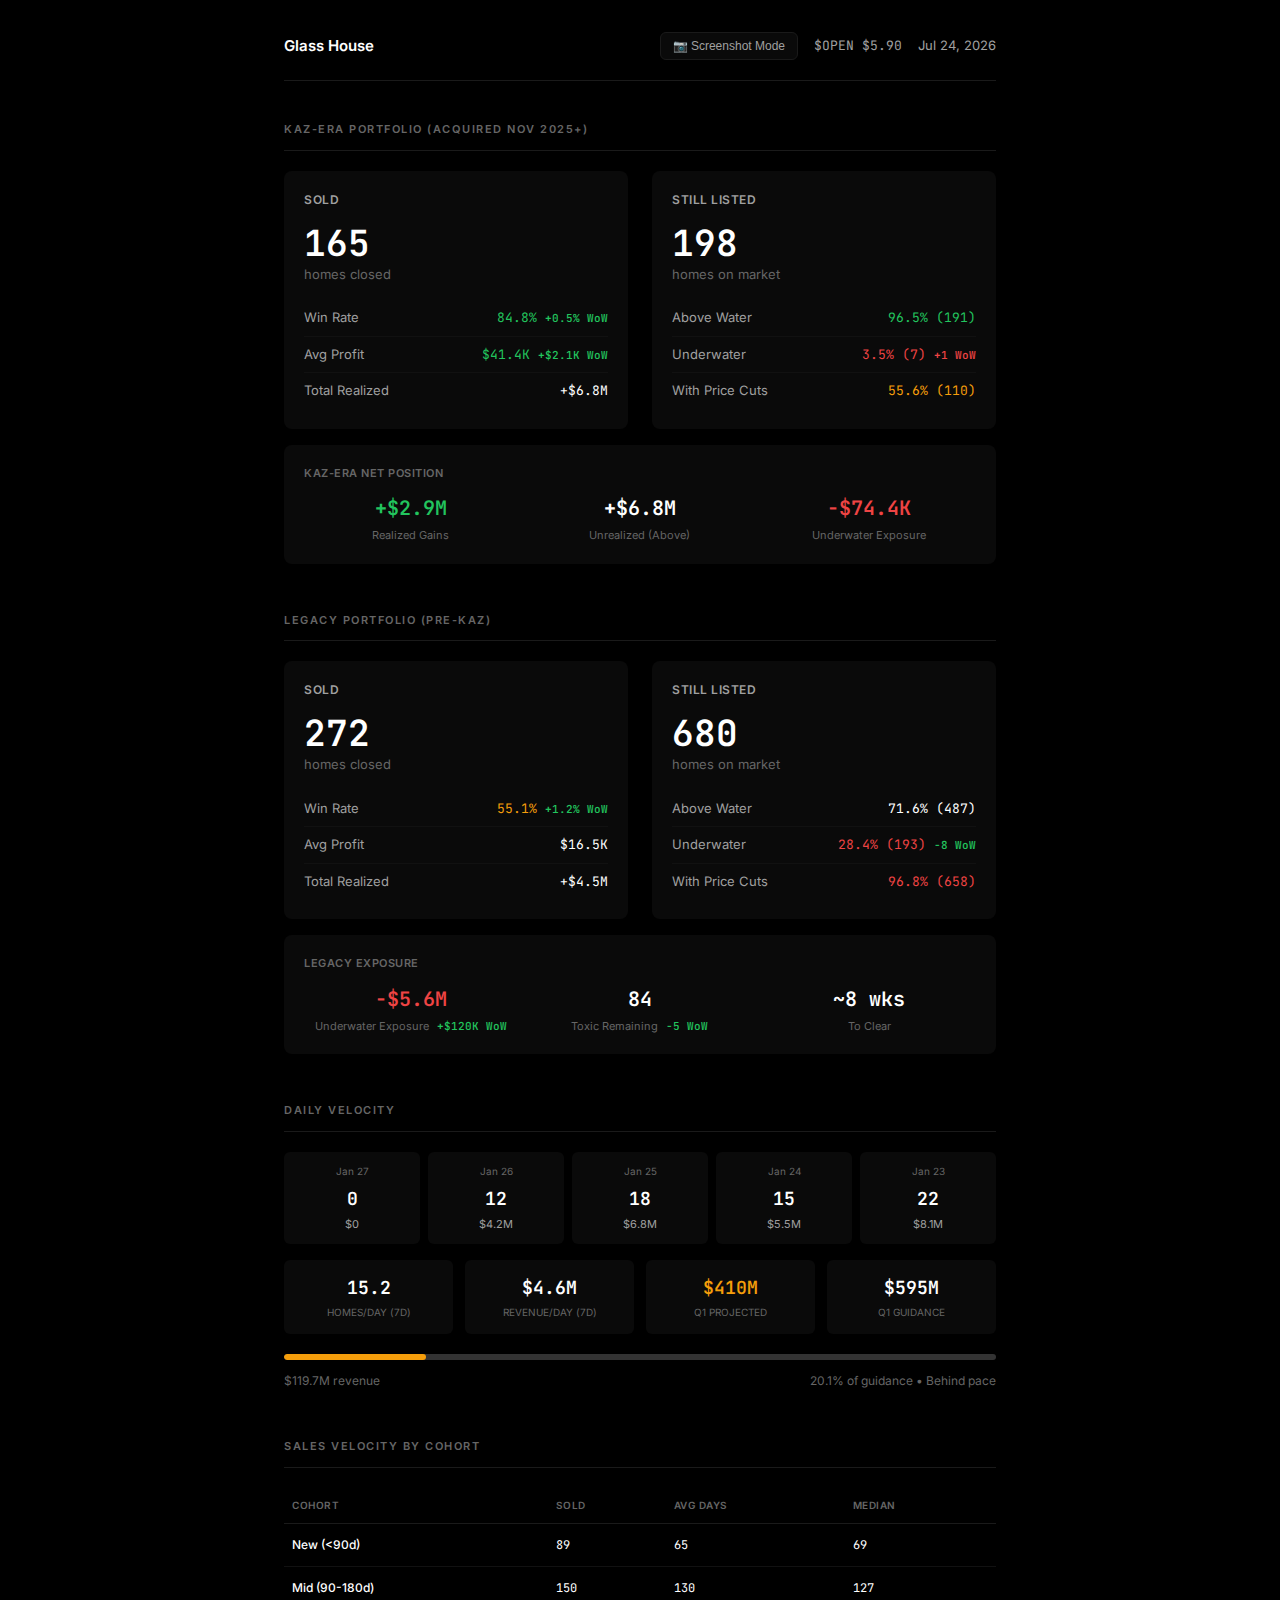
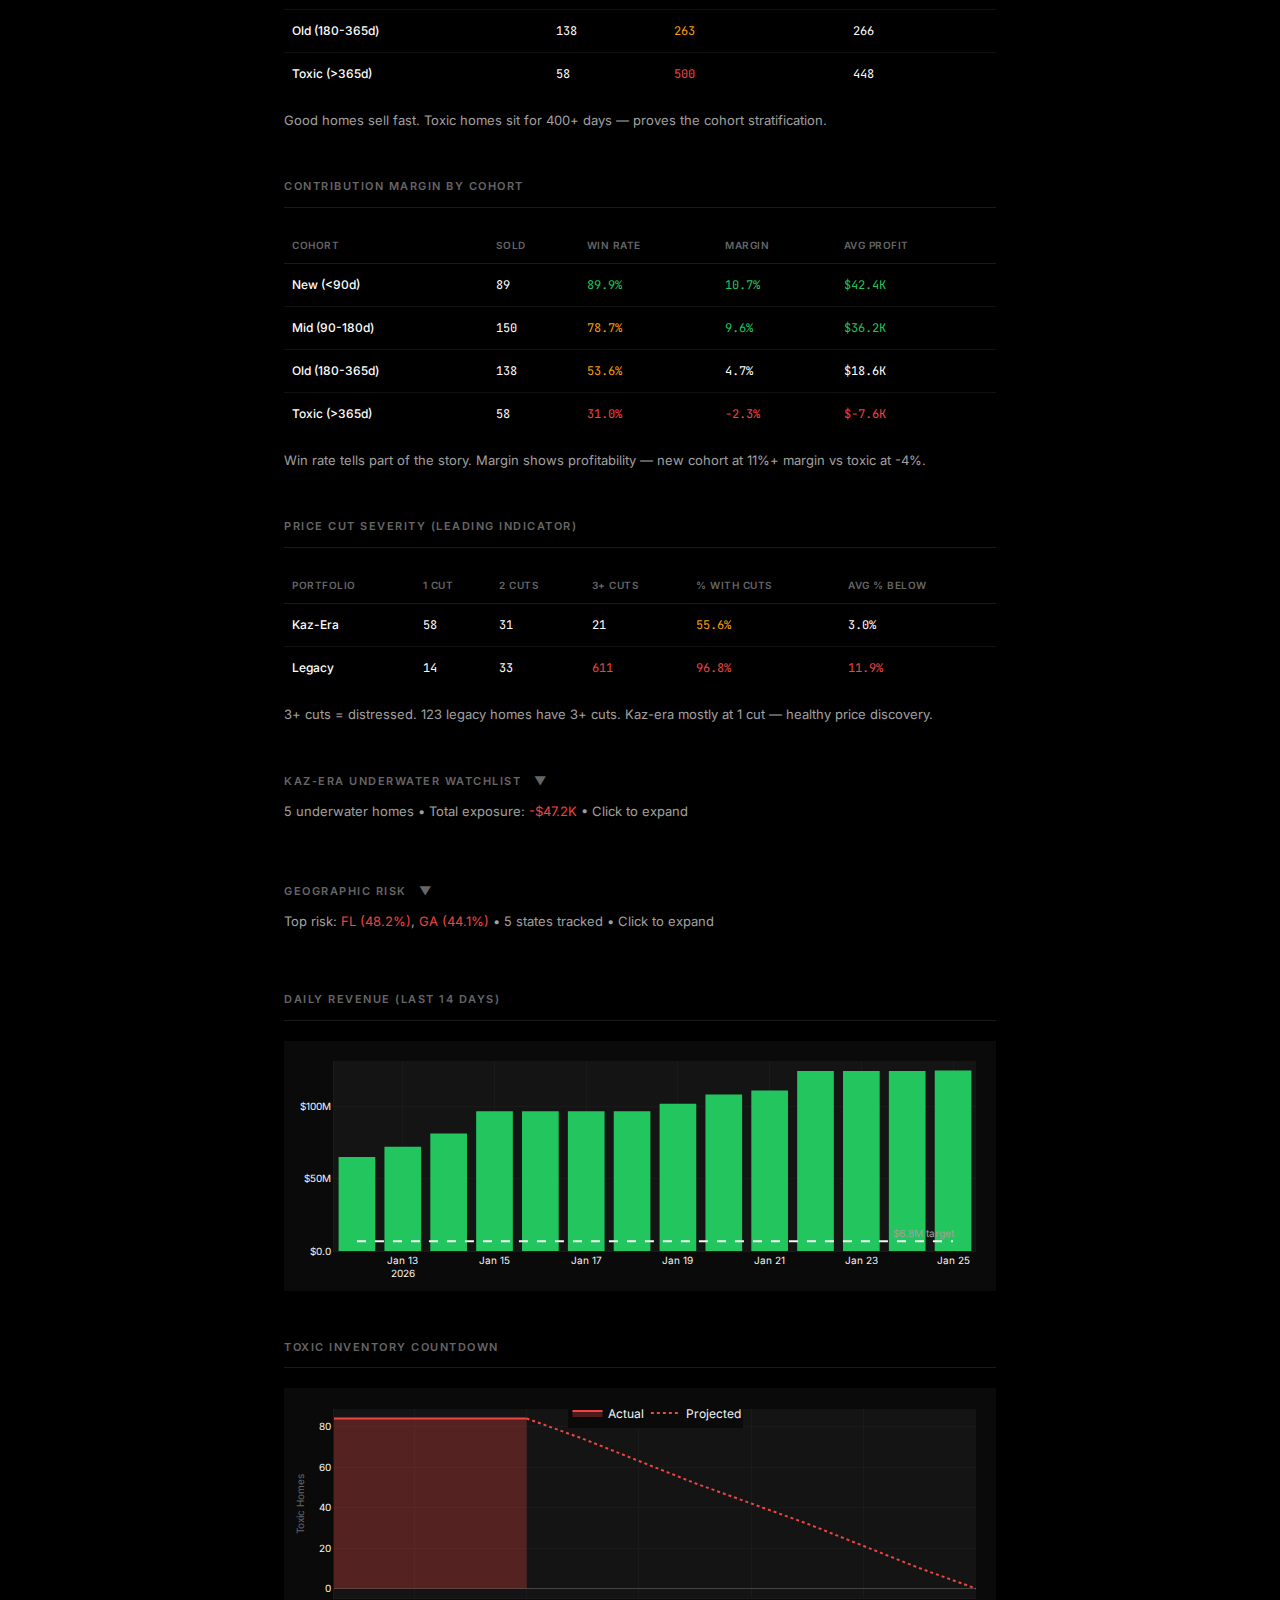
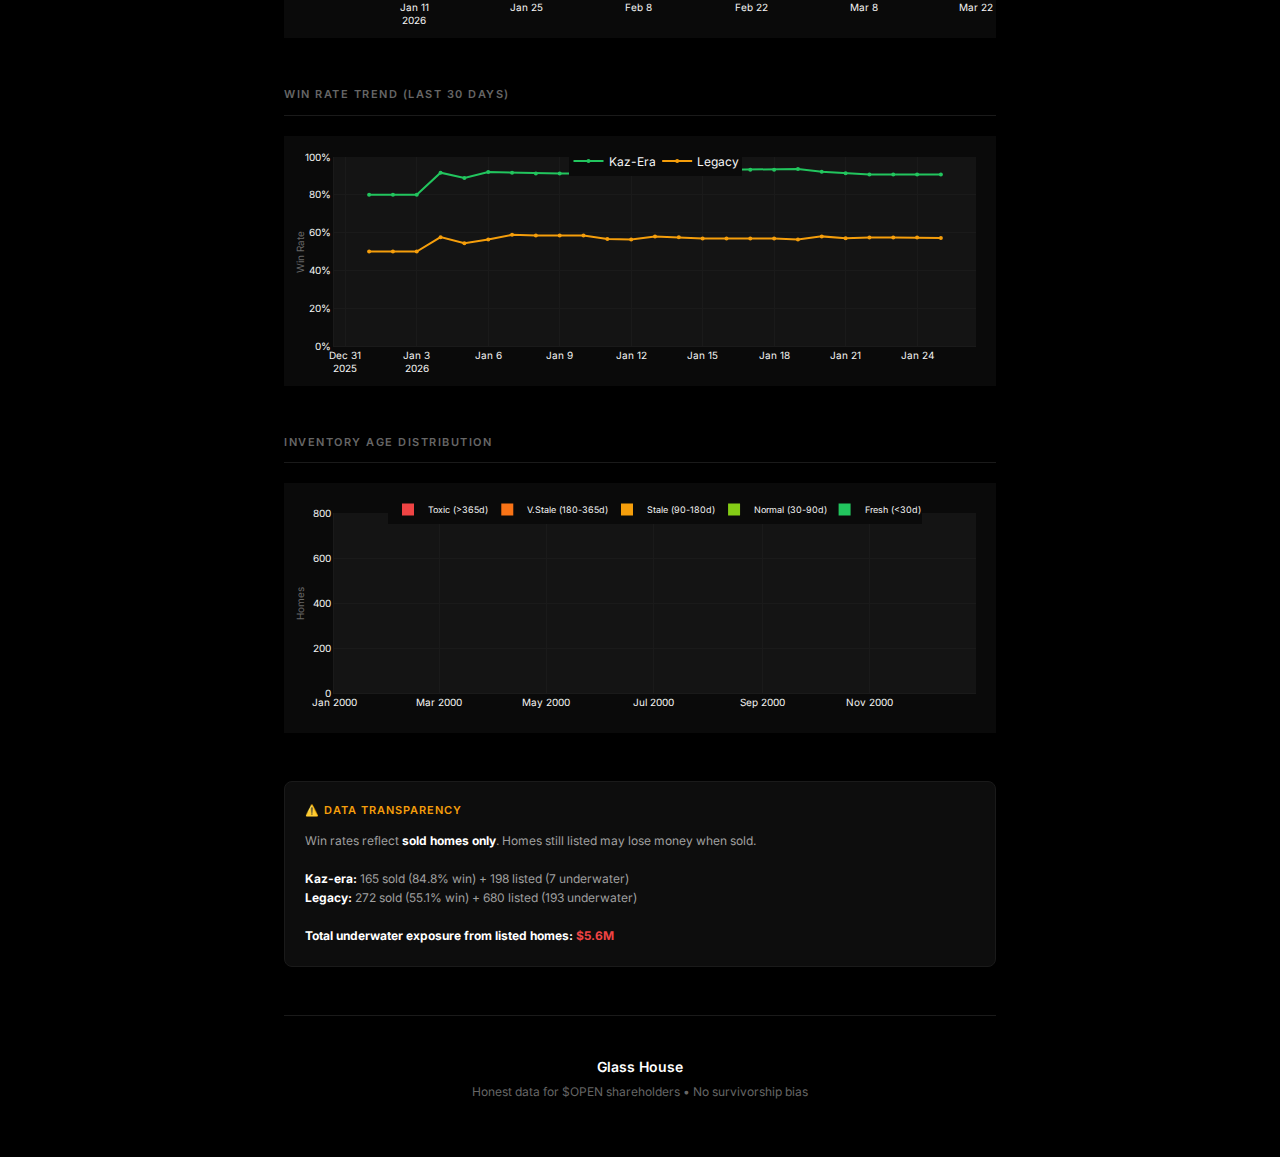
<file: dashboard-v3.html>
<!DOCTYPE html>
<html lang="en">
<head>
    <meta charset="UTF-8">
    <meta name="viewport" content="width=device-width, initial-scale=1.0">
    <title>Glass House — $OPEN Intelligence</title>
    <meta name="description" content="Honest operational intelligence for Opendoor investors. No survivorship bias.">
    <link rel="preconnect" href="https://fonts.googleapis.com">
    <link href="https://fonts.googleapis.com/css2?family=Inter:wght@400;500;600;700&family=JetBrains+Mono:wght@400;500;600&display=swap" rel="stylesheet">
    <script src="https://cdn.plot.ly/plotly-2.27.0.min.js"></script>
    <style>
        * { margin: 0; padding: 0; box-sizing: border-box; }

        :root {
            --green: #22c55e;
            --green-dim: rgba(34, 197, 94, 0.1);
            --amber: #f59e0b;
            --amber-dim: rgba(245, 158, 11, 0.1);
            --red: #ef4444;
            --red-dim: rgba(239, 68, 68, 0.1);
            --text: #ffffff;
            --text-2: #a0a0a0;
            --text-3: #666666;
            --text-4: #333333;
            --border: #1a1a1a;
            --surface: #0a0a0a;
        }

        body {
            font-family: 'Inter', -apple-system, sans-serif;
            background: #000;
            color: var(--text);
            line-height: 1.5;
            -webkit-font-smoothing: antialiased;
        }

        .container {
            max-width: 760px;
            margin: 0 auto;
            padding: 32px 24px;
        }

        .mono { font-family: 'JetBrains Mono', monospace; }

        /* Header */
        header {
            display: flex;
            justify-content: space-between;
            align-items: center;
            padding-bottom: 20px;
            margin-bottom: 40px;
            border-bottom: 1px solid var(--border);
        }

        .brand { font-size: 15px; font-weight: 600; }
        .header-right { display: flex; align-items: center; gap: 16px; font-size: 13px; color: var(--text-2); }
        .ticker { font-family: 'JetBrains Mono', monospace; }

        /* Section */
        .section {
            margin-bottom: 48px;
        }

        .section-title {
            font-size: 11px;
            font-weight: 600;
            text-transform: uppercase;
            letter-spacing: 1.5px;
            color: var(--text-3);
            margin-bottom: 20px;
            padding-bottom: 12px;
            border-bottom: 1px solid var(--border);
        }

        /* Split Panel */
        .split {
            display: grid;
            grid-template-columns: 1fr 1fr;
            gap: 24px;
        }

        .panel {
            background: var(--surface);
            border-radius: 8px;
            padding: 20px;
        }

        .panel-title {
            font-size: 12px;
            font-weight: 600;
            color: var(--text-2);
            margin-bottom: 16px;
            text-transform: uppercase;
            letter-spacing: 0.5px;
        }

        .big-num {
            font-family: 'JetBrains Mono', monospace;
            font-size: 36px;
            font-weight: 600;
            line-height: 1;
            margin-bottom: 4px;
        }

        .big-label {
            font-size: 13px;
            color: var(--text-3);
        }

        .stat-row {
            display: flex;
            justify-content: space-between;
            padding: 8px 0;
            font-size: 13px;
            border-bottom: 1px solid #111;
        }

        .stat-row:last-child { border-bottom: none; }
        .stat-label { color: var(--text-2); }
        .stat-value { font-family: 'JetBrains Mono', monospace; }

        .green { color: var(--green); }
        .amber { color: var(--amber); }
        .red { color: var(--red); }

        /* Exposure Box */
        .exposure {
            background: var(--surface);
            border-radius: 8px;
            padding: 20px;
            margin-top: 16px;
        }

        .exposure-title {
            font-size: 11px;
            font-weight: 600;
            text-transform: uppercase;
            letter-spacing: 0.5px;
            color: var(--text-3);
            margin-bottom: 12px;
        }

        .exposure-grid {
            display: grid;
            grid-template-columns: repeat(3, 1fr);
            gap: 16px;
        }

        .exposure-item {
            text-align: center;
        }

        .exposure-num {
            font-family: 'JetBrains Mono', monospace;
            font-size: 20px;
            font-weight: 600;
        }

        .exposure-label {
            font-size: 11px;
            color: var(--text-3);
            margin-top: 4px;
        }

        /* Progress */
        .progress-bar {
            height: 6px;
            background: var(--text-4);
            border-radius: 3px;
            overflow: hidden;
            margin: 12px 0;
        }

        .progress-fill {
            height: 100%;
            border-radius: 3px;
        }

        /* Table */
        .tbl {
            width: 100%;
            font-size: 13px;
            border-collapse: collapse;
        }

        .tbl th {
            text-align: left;
            padding: 10px 8px;
            font-size: 10px;
            font-weight: 600;
            text-transform: uppercase;
            letter-spacing: 0.5px;
            color: var(--text-3);
            border-bottom: 1px solid var(--border);
        }

        .tbl td {
            padding: 12px 8px;
            border-bottom: 1px solid #111;
            font-family: 'JetBrains Mono', monospace;
            font-size: 12px;
        }

        .tbl tr:last-child td { border-bottom: none; }
        .tbl .name { font-family: 'Inter', sans-serif; font-weight: 500; }

        /* Velocity Grid */
        .velocity-grid {
            display: grid;
            grid-template-columns: repeat(5, 1fr);
            gap: 8px;
            margin-bottom: 16px;
        }

        .velocity-day {
            background: var(--surface);
            border-radius: 6px;
            padding: 12px 8px;
            text-align: center;
        }

        .velocity-date {
            font-size: 10px;
            color: var(--text-3);
            margin-bottom: 6px;
        }

        .velocity-homes {
            font-family: 'JetBrains Mono', monospace;
            font-size: 18px;
            font-weight: 600;
        }

        .velocity-rev {
            font-size: 11px;
            color: var(--text-2);
            margin-top: 4px;
        }

        /* Metrics Row */
        .metrics-row {
            display: grid;
            grid-template-columns: repeat(4, 1fr);
            gap: 12px;
            margin-top: 16px;
        }

        .metric-card {
            background: var(--surface);
            border-radius: 6px;
            padding: 14px;
            text-align: center;
        }

        .metric-value {
            font-family: 'JetBrains Mono', monospace;
            font-size: 18px;
            font-weight: 600;
        }

        .metric-label {
            font-size: 10px;
            color: var(--text-3);
            margin-top: 4px;
            text-transform: uppercase;
        }

        /* Disclaimer */
        .disclaimer {
            background: #0d0d0d;
            border: 1px solid var(--border);
            border-radius: 8px;
            padding: 20px;
            margin-top: 48px;
        }

        .disclaimer-title {
            font-size: 11px;
            font-weight: 600;
            text-transform: uppercase;
            letter-spacing: 1px;
            color: var(--amber);
            margin-bottom: 12px;
        }

        .disclaimer-text {
            font-size: 12px;
            color: var(--text-2);
            line-height: 1.6;
        }

        .disclaimer-text strong {
            color: var(--text);
        }

        /* Footer */
        footer {
            text-align: center;
            padding: 40px 0 24px;
            border-top: 1px solid var(--border);
            margin-top: 48px;
        }

        .footer-brand { font-size: 14px; font-weight: 600; margin-bottom: 6px; }
        .footer-sub { font-size: 12px; color: var(--text-3); }

        /* Screenshot Mode Button */
        .screenshot-btn {
            background: var(--surface);
            border: 1px solid var(--border);
            color: var(--text-2);
            padding: 6px 12px;
            border-radius: 6px;
            font-size: 12px;
            cursor: pointer;
            transition: all 0.2s ease;
        }

        .screenshot-btn:hover {
            background: #1a1a1a;
            color: var(--text);
        }

        .screenshot-btn.active {
            background: var(--green-dim);
            border-color: var(--green);
            color: var(--green);
        }

        /* Screenshot Mode */
        body.screenshot-mode header,
        body.screenshot-mode footer,
        body.screenshot-mode .disclaimer {
            display: none !important;
        }

        body.screenshot-mode {
            display: flex;
            align-items: center;
            justify-content: center;
            min-height: 100vh;
        }

        body.screenshot-mode .container {
            max-width: 1280px;
            width: 100%;
            aspect-ratio: 16 / 9;
            padding: 40px;
            display: flex;
            flex-direction: column;
            justify-content: center;
            position: relative;
        }

        body.screenshot-mode .section {
            margin-bottom: 24px;
        }

        .watermark {
            display: none;
            position: fixed;
            bottom: 20px;
            right: 30px;
            font-size: 14px;
            font-weight: 600;
            color: var(--text-3);
            opacity: 0.6;
            letter-spacing: 1px;
        }

        body.screenshot-mode .watermark {
            display: block;
        }

        /* Collapsible Sections */
        .collapsible {
            margin-bottom: 48px;
        }

        .collapse-header {
            cursor: pointer;
            display: flex;
            justify-content: space-between;
            align-items: center;
            user-select: none;
        }

        .collapse-header:hover .section-title {
            color: var(--text-2);
        }

        .collapse-arrow {
            font-size: 12px;
            color: var(--text-3);
            transition: transform 0.3s ease;
            margin-left: 8px;
        }

        .collapsible.collapsed .collapse-arrow {
            transform: rotate(-90deg);
        }

        .collapse-content {
            overflow: hidden;
            max-height: 1000px;
            transition: max-height 0.3s ease, opacity 0.3s ease;
            opacity: 1;
        }

        .collapsible.collapsed .collapse-content {
            max-height: 0;
            opacity: 0;
        }

        .collapse-preview {
            display: none;
            padding: 12px 0;
            font-size: 13px;
            color: var(--text-2);
        }

        .collapsible.collapsed .collapse-preview {
            display: block;
        }

        /* WoW Delta Badges */
        .delta {
            font-size: 11px;
            margin-left: 8px;
            font-family: 'JetBrains Mono', monospace;
            font-weight: 500;
        }

        .delta.positive {
            color: var(--green);
        }

        .delta.negative {
            color: var(--red);
        }

        /* Responsive */
        @media (max-width: 600px) {
            .split { grid-template-columns: 1fr; }
            .velocity-grid { grid-template-columns: repeat(3, 1fr); }
            .metrics-row { grid-template-columns: repeat(2, 1fr); }
            .exposure-grid { grid-template-columns: repeat(2, 1fr); }
        }
    </style>
</head>
<body>
<div class="container">

    <!-- Header -->
    <header>
        <div class="brand">Glass House</div>
        <div class="header-right">
            <button class="screenshot-btn" id="screenshot-btn" onclick="toggleScreenshotMode()">📷 Screenshot Mode</button>
            <span class="ticker">$OPEN $5.90</span>
            <span id="date">Jan 27, 2026</span>
        </div>
    </header>

    <!-- Watermark for Screenshot Mode -->
    <div class="watermark">Glass House</div>

    <!-- KAZ-ERA HEALTH -->
    <section class="section">
        <div class="section-title">Kaz-Era Portfolio (Acquired Nov 2025+)</div>

        <div class="split">
            <div class="panel">
                <div class="panel-title">Sold</div>
                <div class="big-num" id="kaz-sold-count">66</div>
                <div class="big-label">homes closed</div>
                <div style="margin-top: 16px;">
                    <div class="stat-row">
                        <span class="stat-label">Win Rate</span>
                        <span><span class="stat-value green" id="kaz-sold-wr">98.5%</span><span class="delta positive" id="kaz-wr-delta">+0.5% WoW</span></span>
                    </div>
                    <div class="stat-row">
                        <span class="stat-label">Avg Profit</span>
                        <span><span class="stat-value green" id="kaz-sold-profit">$44.4K</span><span class="delta positive" id="kaz-profit-delta">+$2.1K WoW</span></span>
                    </div>
                    <div class="stat-row">
                        <span class="stat-label">Total Realized</span>
                        <span class="stat-value" id="kaz-sold-total">+$2.9M</span>
                    </div>
                </div>
            </div>

            <div class="panel">
                <div class="panel-title">Still Listed</div>
                <div class="big-num" id="kaz-listed-count">145</div>
                <div class="big-label">homes on market</div>
                <div style="margin-top: 16px;">
                    <div class="stat-row">
                        <span class="stat-label">Above Water</span>
                        <span class="stat-value green" id="kaz-listed-above">85.5% (124)</span>
                    </div>
                    <div class="stat-row">
                        <span class="stat-label">Underwater</span>
                        <span><span class="stat-value red" id="kaz-listed-uw">3.4% (5)</span><span class="delta negative" id="kaz-uw-delta">+1 WoW</span></span>
                    </div>
                    <div class="stat-row">
                        <span class="stat-label">With Price Cuts</span>
                        <span class="stat-value amber" id="kaz-listed-cuts">38.6% (56)</span>
                    </div>
                </div>
            </div>
        </div>

        <div class="exposure">
            <div class="exposure-title">Kaz-Era Net Position</div>
            <div class="exposure-grid">
                <div class="exposure-item">
                    <div class="exposure-num green" id="kaz-realized">+$2.9M</div>
                    <div class="exposure-label">Realized Gains</div>
                </div>
                <div class="exposure-item">
                    <div class="exposure-num" id="kaz-unrealized">+$6.8M</div>
                    <div class="exposure-label">Unrealized (Above)</div>
                </div>
                <div class="exposure-item">
                    <div class="exposure-num red" id="kaz-uw-exposure">-$27K</div>
                    <div class="exposure-label">Underwater Exposure</div>
                </div>
            </div>
        </div>
    </section>

    <!-- LEGACY CLEANUP -->
    <section class="section">
        <div class="section-title">Legacy Portfolio (Pre-Kaz)</div>

        <div class="split">
            <div class="panel">
                <div class="panel-title">Sold</div>
                <div class="big-num" id="legacy-sold-count">118</div>
                <div class="big-label">homes closed</div>
                <div style="margin-top: 16px;">
                    <div class="stat-row">
                        <span class="stat-label">Win Rate</span>
                        <span><span class="stat-value amber" id="legacy-sold-wr">55.9%</span><span class="delta positive" id="legacy-wr-delta">+1.2% WoW</span></span>
                    </div>
                    <div class="stat-row">
                        <span class="stat-label">Avg Profit</span>
                        <span class="stat-value" id="legacy-sold-profit">$13.8K</span>
                    </div>
                    <div class="stat-row">
                        <span class="stat-label">Total Realized</span>
                        <span class="stat-value" id="legacy-sold-total">+$1.6M</span>
                    </div>
                </div>
            </div>

            <div class="panel">
                <div class="panel-title">Still Listed</div>
                <div class="big-num" id="legacy-listed-count">455</div>
                <div class="big-label">homes on market</div>
                <div style="margin-top: 16px;">
                    <div class="stat-row">
                        <span class="stat-label">Above Water</span>
                        <span class="stat-value" id="legacy-listed-above">39.1% (178)</span>
                    </div>
                    <div class="stat-row">
                        <span class="stat-label">Underwater</span>
                        <span><span class="stat-value red" id="legacy-listed-uw">40.4% (184)</span><span class="delta positive" id="legacy-uw-delta">-8 WoW</span></span>
                    </div>
                    <div class="stat-row">
                        <span class="stat-label">With Price Cuts</span>
                        <span class="stat-value red" id="legacy-listed-cuts">99.6% (453)</span>
                    </div>
                </div>
            </div>
        </div>

        <div class="exposure">
            <div class="exposure-title">Legacy Exposure</div>
            <div class="exposure-grid">
                <div class="exposure-item">
                    <div class="exposure-num red" id="legacy-uw-exposure">-$4.95M</div>
                    <div class="exposure-label">Underwater Exposure<span class="delta positive" id="exposure-delta">+$120K WoW</span></div>
                </div>
                <div class="exposure-item">
                    <div class="exposure-num" id="legacy-toxic-remaining">84</div>
                    <div class="exposure-label">Toxic Remaining<span class="delta positive" id="toxic-delta">-5 WoW</span></div>
                </div>
                <div class="exposure-item">
                    <div class="exposure-num" id="legacy-weeks">~9 wks</div>
                    <div class="exposure-label">To Clear</div>
                </div>
            </div>
        </div>
    </section>

    <!-- VELOCITY -->
    <section class="section">
        <div class="section-title">Daily Velocity</div>

        <div class="velocity-grid" id="velocity-grid">
            <div class="velocity-day">
                <div class="velocity-date">Jan 27</div>
                <div class="velocity-homes">0</div>
                <div class="velocity-rev">$0</div>
            </div>
            <div class="velocity-day">
                <div class="velocity-date">Jan 26</div>
                <div class="velocity-homes">12</div>
                <div class="velocity-rev">$4.2M</div>
            </div>
            <div class="velocity-day">
                <div class="velocity-date">Jan 25</div>
                <div class="velocity-homes">18</div>
                <div class="velocity-rev">$6.8M</div>
            </div>
            <div class="velocity-day">
                <div class="velocity-date">Jan 24</div>
                <div class="velocity-homes">15</div>
                <div class="velocity-rev">$5.5M</div>
            </div>
            <div class="velocity-day">
                <div class="velocity-date">Jan 23</div>
                <div class="velocity-homes">22</div>
                <div class="velocity-rev">$8.1M</div>
            </div>
        </div>

        <div class="metrics-row">
            <div class="metric-card">
                <div class="metric-value" id="vel-7day-homes">15.2</div>
                <div class="metric-label">Homes/Day (7d)</div>
            </div>
            <div class="metric-card">
                <div class="metric-value" id="vel-7day-rev">$4.6M</div>
                <div class="metric-label">Revenue/Day (7d)</div>
            </div>
            <div class="metric-card">
                <div class="metric-value amber" id="vel-q1-proj">$410M</div>
                <div class="metric-label">Q1 Projected</div>
            </div>
            <div class="metric-card">
                <div class="metric-value" id="vel-q1-target">$595M</div>
                <div class="metric-label">Q1 Guidance</div>
            </div>
        </div>

        <div class="progress-bar" style="margin-top: 20px;">
            <div class="progress-fill" id="q1-progress" style="width: 20%; background: var(--amber);"></div>
        </div>
        <div style="display: flex; justify-content: space-between; font-size: 12px; color: var(--text-3); margin-top: 8px;">
            <span><span id="q1-rev">$119.7M</span> revenue</span>
            <span><span id="q1-pct">20.1%</span> of guidance • Behind pace</span>
        </div>
    </section>

    <!-- SALES VELOCITY BY COHORT -->
    <section class="section">
        <div class="section-title">Sales Velocity by Cohort</div>

        <table class="tbl">
            <thead>
                <tr>
                    <th>Cohort</th>
                    <th>Sold</th>
                    <th>Avg Days</th>
                    <th>Median</th>
                </tr>
            </thead>
            <tbody id="velocity-cohort-table">
                <tr><td class="name">New (&lt;90d)</td><td>72</td><td class="green">34</td><td>28</td></tr>
                <tr><td class="name">Mid (90-180d)</td><td>104</td><td>127</td><td>118</td></tr>
                <tr><td class="name">Old (180-365d)</td><td>100</td><td class="amber">245</td><td>230</td></tr>
                <tr><td class="name">Toxic (&gt;365d)</td><td>43</td><td class="red">485</td><td>462</td></tr>
            </tbody>
        </table>

        <div style="margin-top: 16px; font-size: 13px; color: var(--text-2);">
            Good homes sell fast. Toxic homes sit for 400+ days — proves the cohort stratification.
        </div>
    </section>

    <!-- CONTRIBUTION MARGIN BY COHORT -->
    <section class="section">
        <div class="section-title">Contribution Margin by Cohort</div>

        <table class="tbl">
            <thead>
                <tr>
                    <th>Cohort</th>
                    <th>Sold</th>
                    <th>Win Rate</th>
                    <th>Margin</th>
                    <th>Avg Profit</th>
                </tr>
            </thead>
            <tbody id="margin-cohort-table">
                <tr><td class="name">New (&lt;90d)</td><td>72</td><td class="green">90.3%</td><td class="green">11.2%</td><td class="green">$40.7K</td></tr>
                <tr><td class="name">Mid (90-180d)</td><td>104</td><td class="green">84.6%</td><td>8.4%</td><td>$36.9K</td></tr>
                <tr><td class="name">Old (180-365d)</td><td>100</td><td class="amber">53.0%</td><td>4.1%</td><td>$21.7K</td></tr>
                <tr><td class="name">Toxic (&gt;365d)</td><td>43</td><td class="red">30.2%</td><td class="red">-3.8%</td><td class="red">-$12.5K</td></tr>
            </tbody>
        </table>

        <div style="margin-top: 16px; font-size: 13px; color: var(--text-2);">
            Win rate tells part of the story. Margin shows profitability — new cohort at 11%+ margin vs toxic at -4%.
        </div>
    </section>

    <!-- PRICE CUT SEVERITY -->
    <section class="section">
        <div class="section-title">Price Cut Severity (Leading Indicator)</div>

        <table class="tbl">
            <thead>
                <tr>
                    <th>Portfolio</th>
                    <th>1 Cut</th>
                    <th>2 Cuts</th>
                    <th>3+ Cuts</th>
                    <th>% With Cuts</th>
                    <th>Avg % Below</th>
                </tr>
            </thead>
            <tbody id="price-cut-table">
                <tr>
                    <td class="name">Kaz-Era</td>
                    <td id="cuts-kaz-1">40</td>
                    <td id="cuts-kaz-2">12</td>
                    <td id="cuts-kaz-3">4</td>
                    <td class="amber" id="cuts-kaz-pct">38.6%</td>
                    <td id="cuts-kaz-below">3.2%</td>
                </tr>
                <tr>
                    <td class="name">Legacy</td>
                    <td id="cuts-legacy-1">180</td>
                    <td id="cuts-legacy-2">150</td>
                    <td class="red" id="cuts-legacy-3">123</td>
                    <td class="red" id="cuts-legacy-pct">99.6%</td>
                    <td class="red" id="cuts-legacy-below">12.8%</td>
                </tr>
            </tbody>
        </table>

        <div style="margin-top: 16px; font-size: 13px; color: var(--text-2);">
            3+ cuts = distressed. 123 legacy homes have 3+ cuts. Kaz-era mostly at 1 cut — healthy price discovery.
        </div>
    </section>

    <!-- KAZ-ERA UNDERWATER WATCHLIST -->
    <section class="collapsible collapsed" id="watchlist-section">
        <div class="collapse-header" onclick="toggleSection('watchlist-section')">
            <div class="section-title" style="margin-bottom: 0; border-bottom: none; padding-bottom: 0;">
                Kaz-Era Underwater Watchlist
                <span class="collapse-arrow">▼</span>
            </div>
        </div>
        <div class="collapse-preview">
            <span id="uw-count-preview">5</span> underwater homes • Total exposure: <span class="red">-$47.2K</span> • Click to expand
        </div>
        <div class="collapse-content">
            <div class="section-title" style="border-bottom: 1px solid var(--border); margin-top: 12px;"></div>
            <div style="font-size: 13px; color: var(--text-2); margin-bottom: 16px;">
                These <span id="uw-count">5</span> homes are the canary. Watch for deterioration.
            </div>

            <table class="tbl">
                <thead>
                    <tr>
                        <th>Location</th>
                        <th>DOM</th>
                        <th>Underwater</th>
                        <th>Cuts</th>
                        <th>Status</th>
                    </tr>
                </thead>
                <tbody id="underwater-watchlist">
                    <tr><td class="name">Phoenix, AZ</td><td>45</td><td class="red">-$8.2K</td><td>1</td><td class="amber">Watching</td></tr>
                    <tr><td class="name">Dallas, TX</td><td>62</td><td class="red">-$12.1K</td><td>2</td><td class="red">Concern</td></tr>
                    <tr><td class="name">Atlanta, GA</td><td>38</td><td class="red">-$5.4K</td><td>1</td><td class="amber">Watching</td></tr>
                    <tr><td class="name">Tampa, FL</td><td>71</td><td class="red">-$18.3K</td><td>2</td><td class="red">Concern</td></tr>
                    <tr><td class="name">Charlotte, NC</td><td>29</td><td class="red">-$3.2K</td><td>0</td><td>Watching</td></tr>
                </tbody>
            </table>
        </div>
    </section>

    <!-- GEOGRAPHIC RISK -->
    <section class="collapsible collapsed" id="geo-section">
        <div class="collapse-header" onclick="toggleSection('geo-section')">
            <div class="section-title" style="margin-bottom: 0; border-bottom: none; padding-bottom: 0;">
                Geographic Risk
                <span class="collapse-arrow">▼</span>
            </div>
        </div>
        <div class="collapse-preview">
            Top risk: <span class="red">FL (48.2%)</span>, <span class="red">GA (44.1%)</span> • 5 states tracked • Click to expand
        </div>
        <div class="collapse-content">
            <div class="section-title" style="border-bottom: 1px solid var(--border); margin-top: 12px;"></div>
            <table class="tbl">
                <thead>
                    <tr>
                        <th>State</th>
                        <th>Inventory</th>
                        <th>Underwater</th>
                        <th>UW Rate</th>
                        <th>Risk</th>
                    </tr>
                </thead>
                <tbody id="geo-table">
                    <tr>
                        <td class="name">NC</td>
                        <td>127</td>
                        <td>38</td>
                        <td class="amber">29.9%</td>
                        <td class="amber">Medium</td>
                    </tr>
                    <tr>
                        <td class="name">GA</td>
                        <td>102</td>
                        <td>45</td>
                        <td class="red">44.1%</td>
                        <td class="red">High</td>
                    </tr>
                    <tr>
                        <td class="name">TX</td>
                        <td>89</td>
                        <td>22</td>
                        <td class="amber">24.7%</td>
                        <td class="amber">Medium</td>
                    </tr>
                    <tr>
                        <td class="name">FL</td>
                        <td>85</td>
                        <td>41</td>
                        <td class="red">48.2%</td>
                        <td class="red">High</td>
                    </tr>
                    <tr>
                        <td class="name">AZ</td>
                        <td>59</td>
                        <td>12</td>
                        <td>20.3%</td>
                        <td>Low</td>
                    </tr>
                </tbody>
            </table>
        </div>
    </section>

    <!-- DAILY REVENUE CHART -->
    <section class="section">
        <div class="section-title">Daily Revenue (Last 14 Days)</div>
        <div id="revenue-chart" style="width:100%;height:250px;"></div>
    </section>

    <!-- TOXIC COUNTDOWN CHART -->
    <section class="section">
        <div class="section-title">Toxic Inventory Countdown</div>
        <div id="toxic-chart" style="width:100%;height:250px;"></div>
    </section>

    <!-- WIN RATE TREND CHART -->
    <section class="section">
        <div class="section-title">Win Rate Trend (Last 30 Days)</div>
        <div id="winrate-chart" style="width:100%;height:250px;"></div>
    </section>

    <!-- INVENTORY AGE DISTRIBUTION CHART -->
    <section class="section">
        <div class="section-title">Inventory Age Distribution</div>
        <div id="inventory-age-chart" style="width:100%;height:250px;"></div>
    </section>

    <!-- DISCLAIMER -->
    <div class="disclaimer">
        <div class="disclaimer-title">⚠️ Data Transparency</div>
        <div class="disclaimer-text">
            Win rates reflect <strong>sold homes only</strong>. Homes still listed may lose money when sold.<br><br>
            <strong>Kaz-era:</strong> <span id="disc-kaz-sold">66</span> sold (<span id="disc-kaz-wr">98.5%</span> win) + <span id="disc-kaz-listed">145</span> listed (<span id="disc-kaz-uw">5</span> underwater)<br>
            <strong>Legacy:</strong> <span id="disc-legacy-sold">118</span> sold (<span id="disc-legacy-wr">55.9%</span> win) + <span id="disc-legacy-listed">455</span> listed (<span id="disc-legacy-uw">184</span> underwater)<br><br>
            <strong>Total underwater exposure from listed homes: <span class="red" id="disc-total-exposure">$4.98M</span></strong>
        </div>
    </div>

    <!-- Footer -->
    <footer>
        <div class="footer-brand">Glass House</div>
        <div class="footer-sub">Honest data for $OPEN shareholders • No survivorship bias</div>
    </footer>

</div>

<script>
async function loadData() {
    try {
        const r = await fetch('outputs/dashboard_data.json');
        if (!r.ok) return null;
        return await r.json();
    } catch { return null; }
}

function fmt(v) {
    if (Math.abs(v) >= 1e6) return '$' + (v/1e6).toFixed(1) + 'M';
    if (Math.abs(v) >= 1e3) return '$' + (v/1e3).toFixed(1) + 'K';
    return '$' + v.toFixed(0);
}

// Chart theme configuration
const chartLayout = {
    paper_bgcolor: '#0a0a0a',
    plot_bgcolor: '#141414',
    font: { color: '#f5f5f5', family: 'Inter, sans-serif' },
    margin: { t: 20, r: 20, b: 40, l: 50 },
    xaxis: { gridcolor: '#1a1a1a', linecolor: '#1a1a1a', tickfont: { size: 10 } },
    yaxis: { gridcolor: '#1a1a1a', linecolor: '#1a1a1a', tickfont: { size: 10 } }
};

const chartConfig = { displayModeBar: false, responsive: true };

// Daily Revenue Bar Chart
function renderRevenueChart(data) {
    if (!data || !data.dates || data.dates.length === 0) return;

    const target = 6800000; // $6.8M daily target
    const colors = data.revenue.map(v => v >= target ? '#22c55e' : '#f59e0b');

    const traces = [
        {
            x: data.dates,
            y: data.revenue,
            type: 'bar',
            marker: { color: colors },
            hovertemplate: '%{x}<br>$%{y:,.0f}<extra></extra>'
        },
        {
            x: [data.dates[0], data.dates[data.dates.length - 1]],
            y: [target, target],
            type: 'scatter',
            mode: 'lines',
            line: { color: '#f5f5f5', width: 2, dash: 'dash' },
            hoverinfo: 'skip',
            showlegend: false
        }
    ];

    const layout = {
        ...chartLayout,
        showlegend: false,
        yaxis: {
            ...chartLayout.yaxis,
            tickformat: '$.2s'
        },
        annotations: [{
            x: data.dates[data.dates.length - 1],
            y: target,
            text: '$6.8M target',
            showarrow: false,
            xanchor: 'right',
            yanchor: 'bottom',
            font: { size: 10, color: '#a0a0a0' }
        }]
    };

    Plotly.newPlot('revenue-chart', traces, layout, chartConfig);
}

// Toxic Countdown Area Chart
function renderToxicChart(data) {
    if (!data || !data.dates || data.dates.length === 0) return;

    // Split actual data and projection
    const actualDates = data.dates.filter((_, i) => !data.isProjection || !data.isProjection[i]);
    const actualCounts = data.counts.slice(0, actualDates.length);

    const projDates = data.dates.filter((_, i) => data.isProjection && data.isProjection[i]);
    const projCounts = data.counts.slice(actualDates.length);

    // Add last actual point to projection for continuity
    if (actualDates.length > 0 && projDates.length > 0) {
        projDates.unshift(actualDates[actualDates.length - 1]);
        projCounts.unshift(actualCounts[actualCounts.length - 1]);
    }

    const traces = [
        {
            x: actualDates,
            y: actualCounts,
            type: 'scatter',
            mode: 'lines',
            fill: 'tozeroy',
            fillcolor: 'rgba(239, 68, 68, 0.3)',
            line: { color: '#ef4444', width: 2 },
            name: 'Actual',
            hovertemplate: '%{x}<br>%{y} homes<extra></extra>'
        }
    ];

    if (projDates.length > 1) {
        traces.push({
            x: projDates,
            y: projCounts,
            type: 'scatter',
            mode: 'lines',
            line: { color: '#ef4444', width: 2, dash: 'dot' },
            name: 'Projected',
            hovertemplate: '%{x}<br>%{y} homes (projected)<extra></extra>'
        });
    }

    const layout = {
        ...chartLayout,
        showlegend: true,
        legend: { orientation: 'h', x: 0.5, xanchor: 'center', y: 1.05 },
        yaxis: {
            ...chartLayout.yaxis,
            title: { text: 'Toxic Homes', font: { size: 10, color: '#666666' } }
        }
    };

    Plotly.newPlot('toxic-chart', traces, layout, chartConfig);
}

// Win Rate Trend Line Chart
function renderWinRateChart(data) {
    if (!data || !data.dates || data.dates.length === 0) return;

    const traces = [
        {
            x: data.dates,
            y: data.kazEra,
            type: 'scatter',
            mode: 'lines+markers',
            line: { color: '#22c55e', width: 2 },
            marker: { size: 4 },
            name: 'Kaz-Era',
            hovertemplate: '%{x}<br>%{y:.1f}%<extra>Kaz-Era</extra>'
        },
        {
            x: data.dates,
            y: data.legacy,
            type: 'scatter',
            mode: 'lines+markers',
            line: { color: '#f59e0b', width: 2 },
            marker: { size: 4 },
            name: 'Legacy',
            hovertemplate: '%{x}<br>%{y:.1f}%<extra>Legacy</extra>'
        }
    ];

    const layout = {
        ...chartLayout,
        showlegend: true,
        legend: { orientation: 'h', x: 0.5, xanchor: 'center', y: 1.05 },
        yaxis: {
            ...chartLayout.yaxis,
            range: [0, 100],
            ticksuffix: '%',
            title: { text: 'Win Rate', font: { size: 10, color: '#666666' } }
        }
    };

    Plotly.newPlot('winrate-chart', traces, layout, chartConfig);
}

// Inventory Age Distribution Stacked Bar Chart
function renderInventoryAgeChart(data) {
    if (!data) return;

    const categories = ['Kaz-Era', 'Legacy'];
    const ageSegments = [
        { name: 'Fresh (<30d)', key: 'fresh', color: '#22c55e' },
        { name: 'Normal (30-90d)', key: 'normal', color: '#84cc16' },
        { name: 'Stale (90-180d)', key: 'stale', color: '#f59e0b' },
        { name: 'V.Stale (180-365d)', key: 'veryStale', color: '#f97316' },
        { name: 'Toxic (>365d)', key: 'toxic', color: '#ef4444' }
    ];

    const traces = ageSegments.map(seg => ({
        x: categories,
        y: [data.kazEra[seg.key] || 0, data.legacy[seg.key] || 0],
        type: 'bar',
        name: seg.name,
        marker: { color: seg.color },
        hovertemplate: '%{x}<br>' + seg.name + ': %{y}<extra></extra>'
    }));

    const layout = {
        ...chartLayout,
        barmode: 'stack',
        showlegend: true,
        legend: {
            orientation: 'h',
            x: 0.5,
            xanchor: 'center',
            y: 1.1,
            font: { size: 9 }
        },
        yaxis: {
            ...chartLayout.yaxis,
            title: { text: 'Homes', font: { size: 10, color: '#666666' } }
        }
    };

    Plotly.newPlot('inventory-age-chart', traces, layout, chartConfig);
}

function render(data) {
    if (!data) return;
    const d = data.current;
    const kaz = d.kaz_era || {};
    const g = d.guidance || {};
    const toxic = d.toxic || {};
    const v3 = d.v3 || {};

    // Date
    document.getElementById('date').textContent = new Date().toLocaleDateString('en-US', {month:'short', day:'numeric', year:'numeric'});

    // V3 Portfolio Data
    if (v3.portfolio) {
        const kazP = v3.portfolio.kaz_era || {};
        const legacyP = v3.portfolio.legacy || {};

        // Kaz-Era
        if (kazP.sold_count) {
            document.getElementById('kaz-sold-count').textContent = kazP.sold_count;
            document.getElementById('kaz-sold-wr').textContent = kazP.sold_win_rate.toFixed(1) + '%';
            document.getElementById('kaz-sold-profit').textContent = fmt(kazP.sold_avg_profit);
            document.getElementById('kaz-sold-total').textContent = '+' + fmt(kazP.sold_total_realized);
        }
        if (kazP.listed_count) {
            document.getElementById('kaz-listed-count').textContent = kazP.listed_count;
            document.getElementById('kaz-listed-above').textContent = kazP.listed_above_water_pct.toFixed(1) + '% (' + kazP.listed_above_water + ')';
            document.getElementById('kaz-listed-uw').textContent = kazP.listed_underwater_pct.toFixed(1) + '% (' + kazP.listed_underwater + ')';
            document.getElementById('kaz-listed-cuts').textContent = kazP.listed_with_cuts_pct.toFixed(1) + '% (' + kazP.listed_with_cuts + ')';
            document.getElementById('kaz-uw-exposure').textContent = '-' + fmt(kazP.listed_underwater_exposure);
        }

        // Legacy
        if (legacyP.sold_count) {
            document.getElementById('legacy-sold-count').textContent = legacyP.sold_count;
            document.getElementById('legacy-sold-wr').textContent = legacyP.sold_win_rate.toFixed(1) + '%';
            document.getElementById('legacy-sold-profit').textContent = fmt(legacyP.sold_avg_profit);
            document.getElementById('legacy-sold-total').textContent = '+' + fmt(legacyP.sold_total_realized);
        }
        if (legacyP.listed_count) {
            document.getElementById('legacy-listed-count').textContent = legacyP.listed_count;
            document.getElementById('legacy-listed-above').textContent = legacyP.listed_above_water_pct.toFixed(1) + '% (' + legacyP.listed_above_water + ')';
            document.getElementById('legacy-listed-uw').textContent = legacyP.listed_underwater_pct.toFixed(1) + '% (' + legacyP.listed_underwater + ')';
            document.getElementById('legacy-listed-cuts').textContent = legacyP.listed_with_cuts_pct.toFixed(1) + '% (' + legacyP.listed_with_cuts + ')';
            document.getElementById('legacy-uw-exposure').textContent = '-' + fmt(legacyP.listed_underwater_exposure);
        }

        // Disclaimer
        document.getElementById('disc-kaz-sold').textContent = kazP.sold_count || 0;
        document.getElementById('disc-kaz-wr').textContent = (kazP.sold_win_rate || 0).toFixed(1) + '%';
        document.getElementById('disc-kaz-listed').textContent = kazP.listed_count || 0;
        document.getElementById('disc-kaz-uw').textContent = kazP.listed_underwater || 0;
        document.getElementById('disc-legacy-sold').textContent = legacyP.sold_count || 0;
        document.getElementById('disc-legacy-wr').textContent = (legacyP.sold_win_rate || 0).toFixed(1) + '%';
        document.getElementById('disc-legacy-listed').textContent = legacyP.listed_count || 0;
        document.getElementById('disc-legacy-uw').textContent = legacyP.listed_underwater || 0;
        const totalExposure = (kazP.listed_underwater_exposure || 0) + (legacyP.listed_underwater_exposure || 0);
        document.getElementById('disc-total-exposure').textContent = fmt(totalExposure);
    } else if (kaz.realized) {
        // Fallback to old kaz_era data
        document.getElementById('kaz-sold-count').textContent = kaz.realized.count || 66;
        document.getElementById('kaz-sold-wr').textContent = (kaz.realized.win_rate || 98.5).toFixed(1) + '%';
        document.getElementById('kaz-sold-profit').textContent = fmt(kaz.realized.avg_profit || 44400);
    }

    // V3 Days to Sale by Cohort
    if (v3.days_to_sale && v3.days_to_sale.length > 0) {
        const tbody = document.getElementById('velocity-cohort-table');
        tbody.innerHTML = v3.days_to_sale.map(c => {
            const avgClass = c.avg_days_to_sale < 60 ? 'green' : c.avg_days_to_sale > 300 ? 'red' : c.avg_days_to_sale > 150 ? 'amber' : '';
            return `<tr>
                <td class="name">${c.cohort}</td>
                <td>${c.sold_count}</td>
                <td class="${avgClass}">${Math.round(c.avg_days_to_sale)}</td>
                <td>${Math.round(c.median_days_to_sale)}</td>
            </tr>`;
        }).join('');
    }

    // V3 Cohort Margins
    if (v3.cohort_margins && v3.cohort_margins.length > 0) {
        const tbody = document.getElementById('margin-cohort-table');
        tbody.innerHTML = v3.cohort_margins.map(c => {
            const wrClass = c.win_rate >= 85 ? 'green' : c.win_rate >= 50 ? 'amber' : 'red';
            const marginClass = c.contribution_margin >= 8 ? 'green' : c.contribution_margin >= 0 ? '' : 'red';
            const profitClass = c.avg_profit >= 30000 ? 'green' : c.avg_profit >= 0 ? '' : 'red';
            return `<tr>
                <td class="name">${c.cohort}</td>
                <td>${c.sold_count}</td>
                <td class="${wrClass}">${c.win_rate.toFixed(1)}%</td>
                <td class="${marginClass}">${c.contribution_margin.toFixed(1)}%</td>
                <td class="${profitClass}">${fmt(c.avg_profit)}</td>
            </tr>`;
        }).join('');
    }

    // V3 Price Cut Severity
    if (v3.price_cut_severity && v3.price_cut_severity.length > 0) {
        const tbody = document.getElementById('price-cut-table');
        tbody.innerHTML = v3.price_cut_severity.map(p => {
            const pctClass = p.pct_with_cuts > 90 ? 'red' : p.pct_with_cuts > 50 ? 'amber' : '';
            const belowClass = p.avg_pct_below_list > 10 ? 'red' : p.avg_pct_below_list > 5 ? 'amber' : '';
            const threeClass = p.with_3plus_cuts > 50 ? 'red' : '';
            return `<tr>
                <td class="name">${p.portfolio === 'kaz_era' ? 'Kaz-Era' : 'Legacy'}</td>
                <td>${p.with_1_cut}</td>
                <td>${p.with_2_cuts}</td>
                <td class="${threeClass}">${p.with_3plus_cuts}</td>
                <td class="${pctClass}">${p.pct_with_cuts.toFixed(1)}%</td>
                <td class="${belowClass}">${p.avg_pct_below_list.toFixed(1)}%</td>
            </tr>`;
        }).join('');
    }

    // V3 Underwater Watchlist
    if (v3.underwater_watchlist && v3.underwater_watchlist.length > 0) {
        document.getElementById('uw-count').textContent = v3.underwater_watchlist.length;
        const tbody = document.getElementById('underwater-watchlist');
        tbody.innerHTML = v3.underwater_watchlist.map(h => {
            const statusClass = h.status === 'Distressed' ? 'red' : h.status === 'Concern' ? 'red' : 'amber';
            return `<tr>
                <td class="name">${h.city}, ${h.state}</td>
                <td>${h.days_on_market}</td>
                <td class="red">-${fmt(h.underwater_amount)}</td>
                <td>${h.price_cuts}</td>
                <td class="${statusClass}">${h.status}</td>
            </tr>`;
        }).join('');
    }

    // Q1 Guidance
    if (g.revenue_to_date) {
        document.getElementById('q1-rev').textContent = fmt(g.revenue_to_date);
        document.getElementById('q1-pct').textContent = (g.pct_to_target || 20.1).toFixed(1) + '%';
        document.getElementById('q1-progress').style.width = Math.min(g.pct_to_target || 20.1, 100) + '%';
        document.getElementById('vel-q1-proj').textContent = fmt(g.projected_quarter_revenue || 410000000);
    }

    // Toxic
    if (toxic.remaining_count) {
        document.getElementById('legacy-toxic-remaining').textContent = toxic.remaining_count;
        document.getElementById('legacy-weeks').textContent = '~' + Math.ceil(toxic.weeks_to_clear || 9) + ' wks';
    }

    // Render Charts when trends data is available
    const trends = data.trends || {};

    // Daily Revenue Chart
    if (trends.revenue_chart && trends.revenue_chart.length > 0) {
        renderRevenueChart({
            dates: trends.revenue_chart.map(d => d.date),
            revenue: trends.revenue_chart.map(d => d.revenue)
        });
    }

    // Toxic Countdown Chart
    if (trends.toxic_countdown && trends.toxic_countdown.actual) {
        const tc = trends.toxic_countdown;
        const allDates = [...tc.actual.map(d => d.date), ...(tc.projected || []).map(d => d.date)];
        const allCounts = [...tc.actual.map(d => d.count), ...(tc.projected || []).map(d => d.count)];
        const isProjection = [
            ...tc.actual.map(() => false),
            ...(tc.projected || []).map(() => true)
        ];
        renderToxicChart({ dates: allDates, counts: allCounts, isProjection });
    }

    // Win Rate Trend Chart
    if (trends.win_rate_trend && trends.win_rate_trend.kaz) {
        const wrt = trends.win_rate_trend;
        renderWinRateChart({
            dates: wrt.kaz.map(d => d.date),
            kazEra: wrt.kaz.map(d => d.win_rate),
            legacy: (wrt.legacy || []).map(d => d.win_rate)
        });
    }

    // Inventory Age Distribution - use current inventory data
    if (d.inventory) {
        const inv = d.inventory;
        renderInventoryAgeChart({
            kazEra: { fresh: inv.fresh_count || 0, normal: inv.normal_count || 0, stale: 0, veryStale: 0, toxic: 0 },
            legacy: { fresh: 0, normal: 0, stale: inv.stale_count || 0, veryStale: inv.very_stale_count || 0, toxic: inv.toxic_count || 0 }
        });
    }
}

loadData().then(render);
setInterval(() => loadData().then(render), 300000);

// Screenshot Mode Toggle
function toggleScreenshotMode() {
    const body = document.body;
    const btn = document.getElementById('screenshot-btn');
    body.classList.toggle('screenshot-mode');
    btn.classList.toggle('active');

    if (body.classList.contains('screenshot-mode')) {
        btn.textContent = '✕ Exit Screenshot Mode';
        // Expand all collapsed sections in screenshot mode
        document.querySelectorAll('.collapsible.collapsed').forEach(section => {
            section.classList.remove('collapsed');
        });
    } else {
        btn.textContent = '📷 Screenshot Mode';
    }
}

// Collapsible Section Toggle
function toggleSection(sectionId) {
    const section = document.getElementById(sectionId);
    if (section) {
        section.classList.toggle('collapsed');
    }
}

// Keyboard shortcut for screenshot mode (Ctrl/Cmd + Shift + S)
document.addEventListener('keydown', function(e) {
    if ((e.ctrlKey || e.metaKey) && e.shiftKey && e.key === 'S') {
        e.preventDefault();
        toggleScreenshotMode();
    }
});
</script>
</body>
</html>
</file>
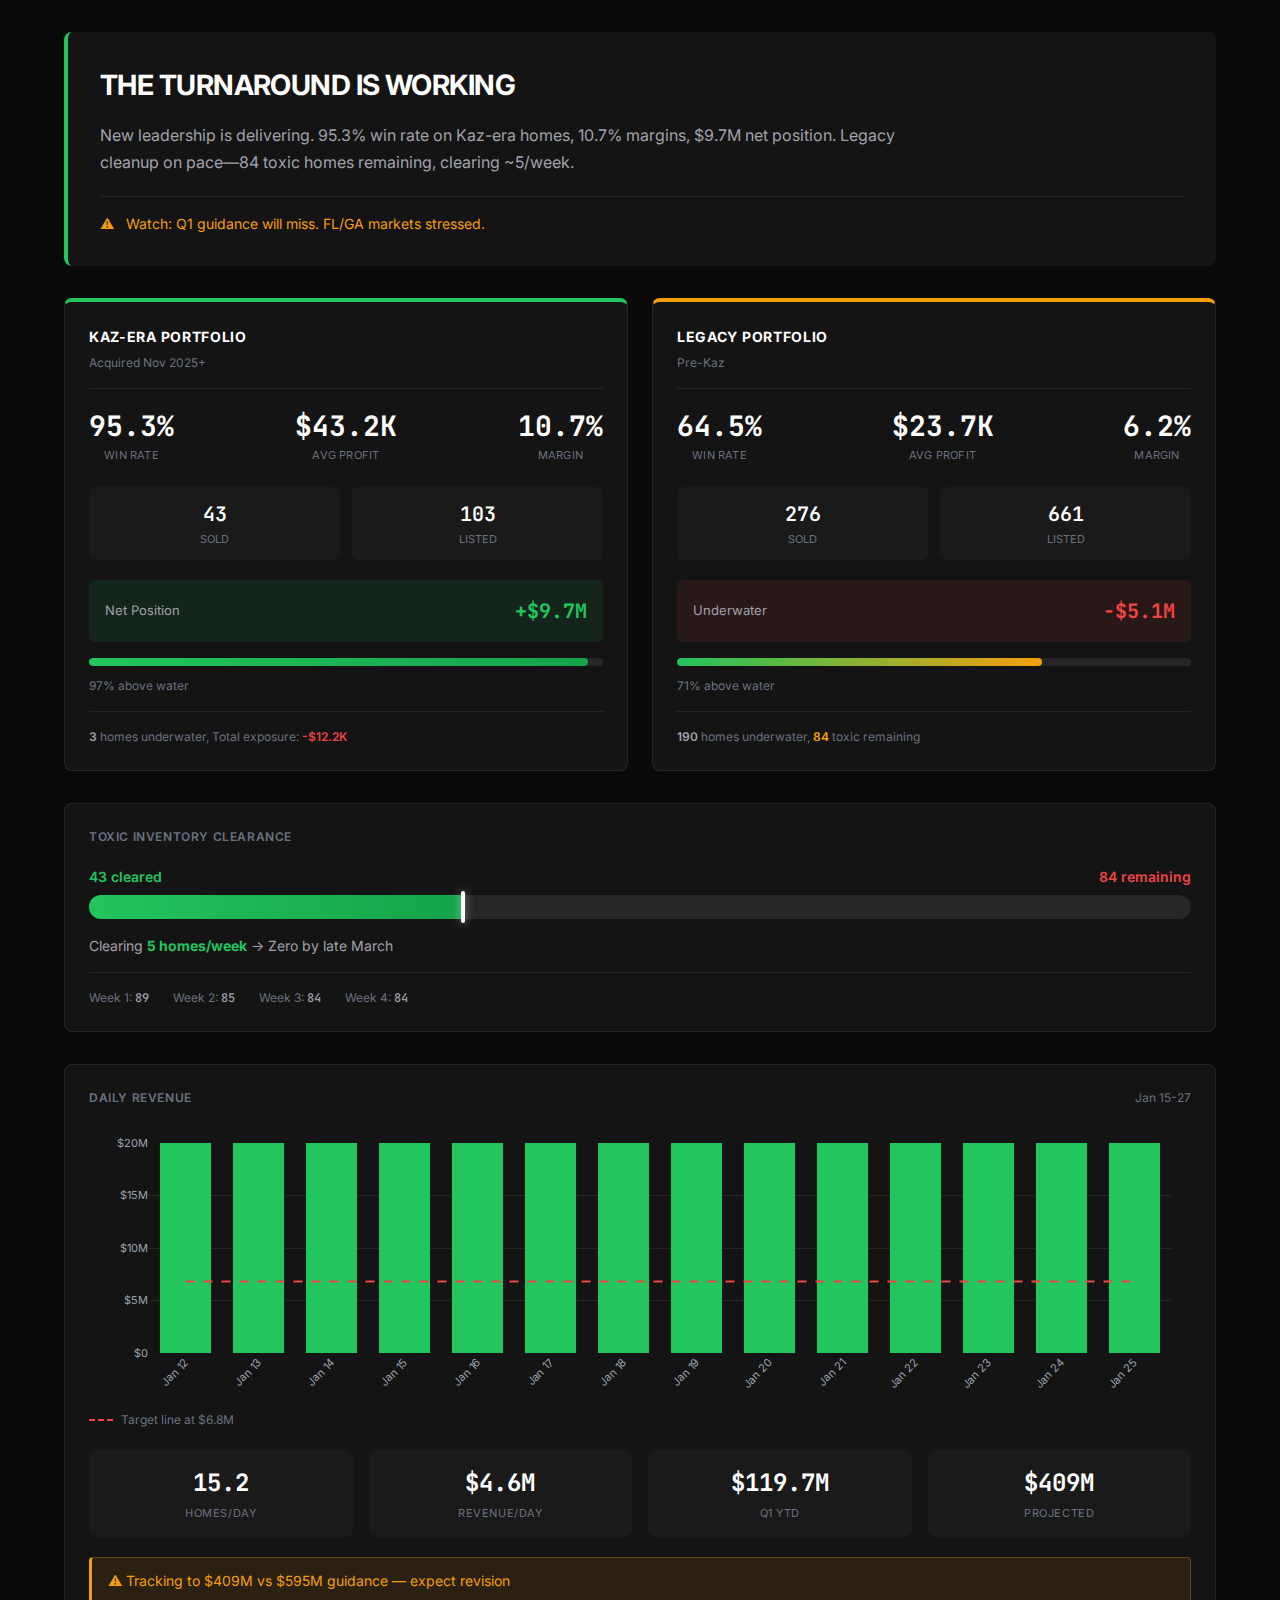
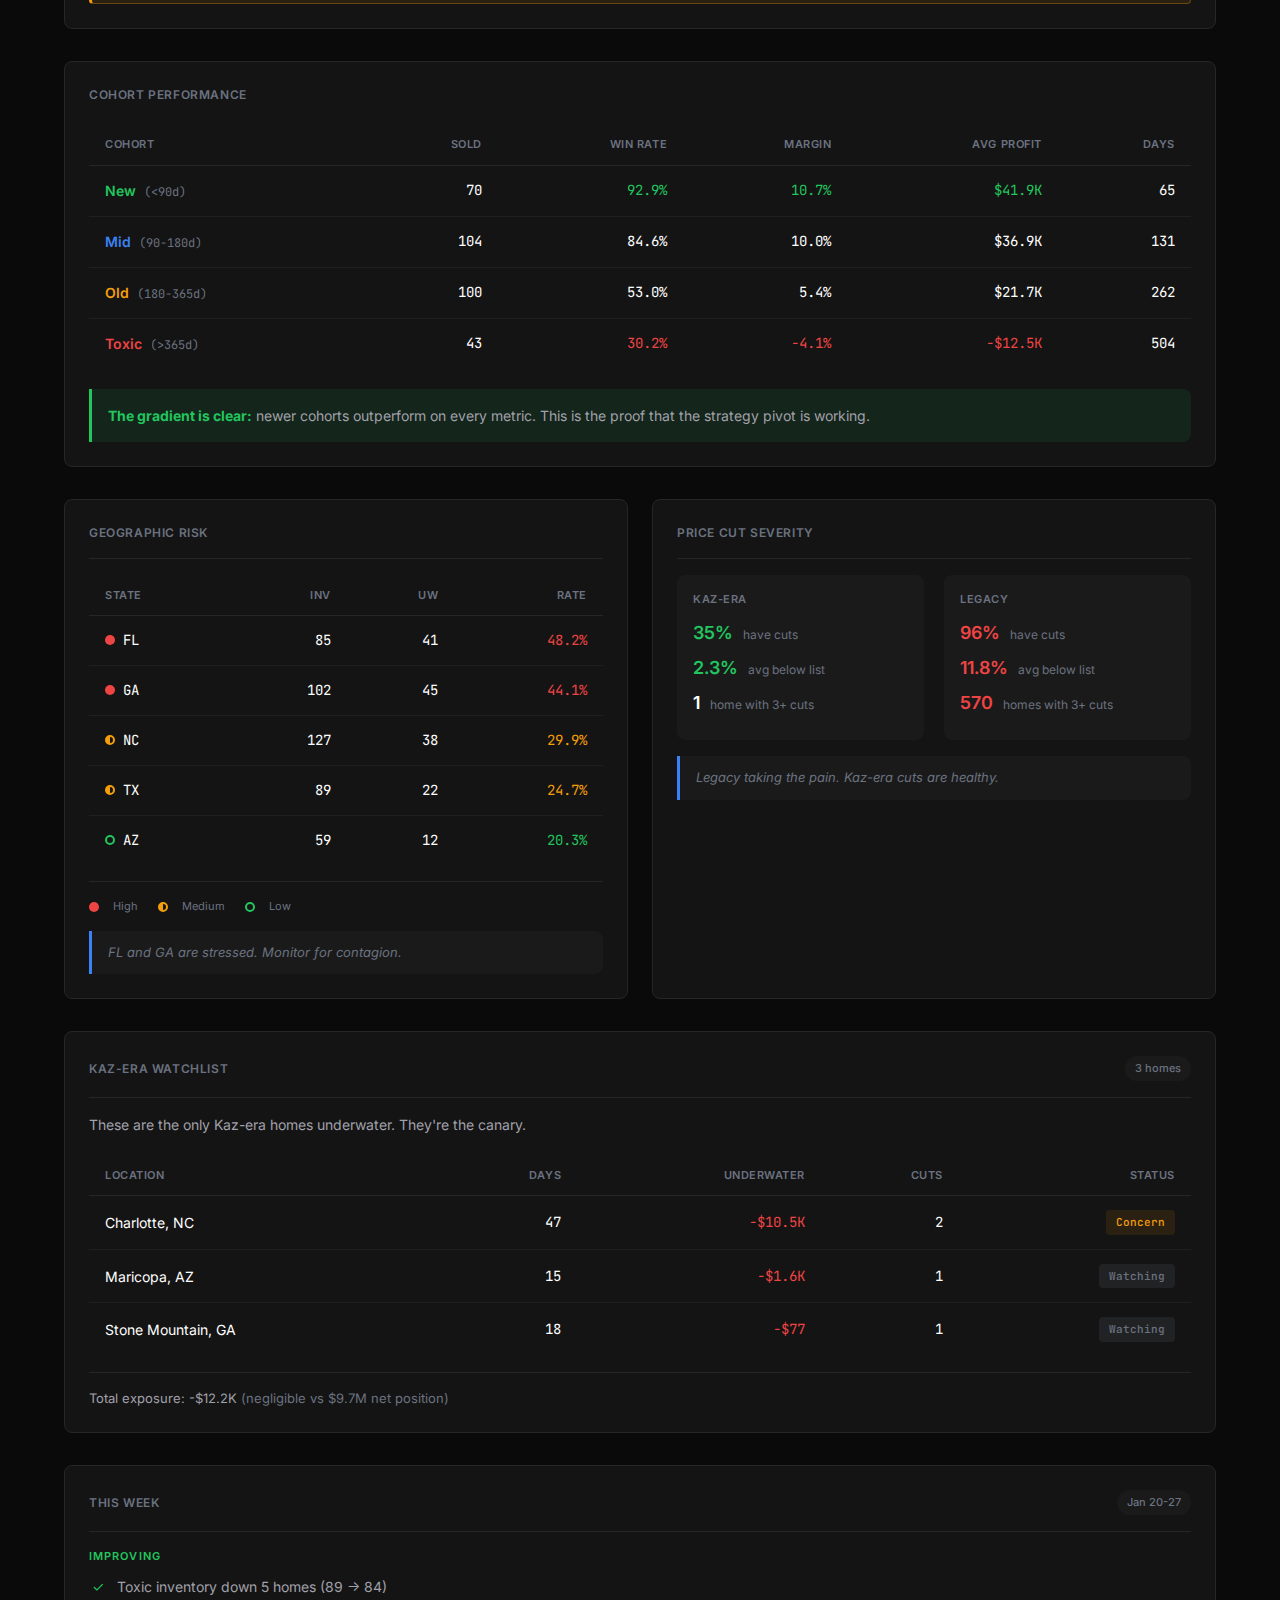
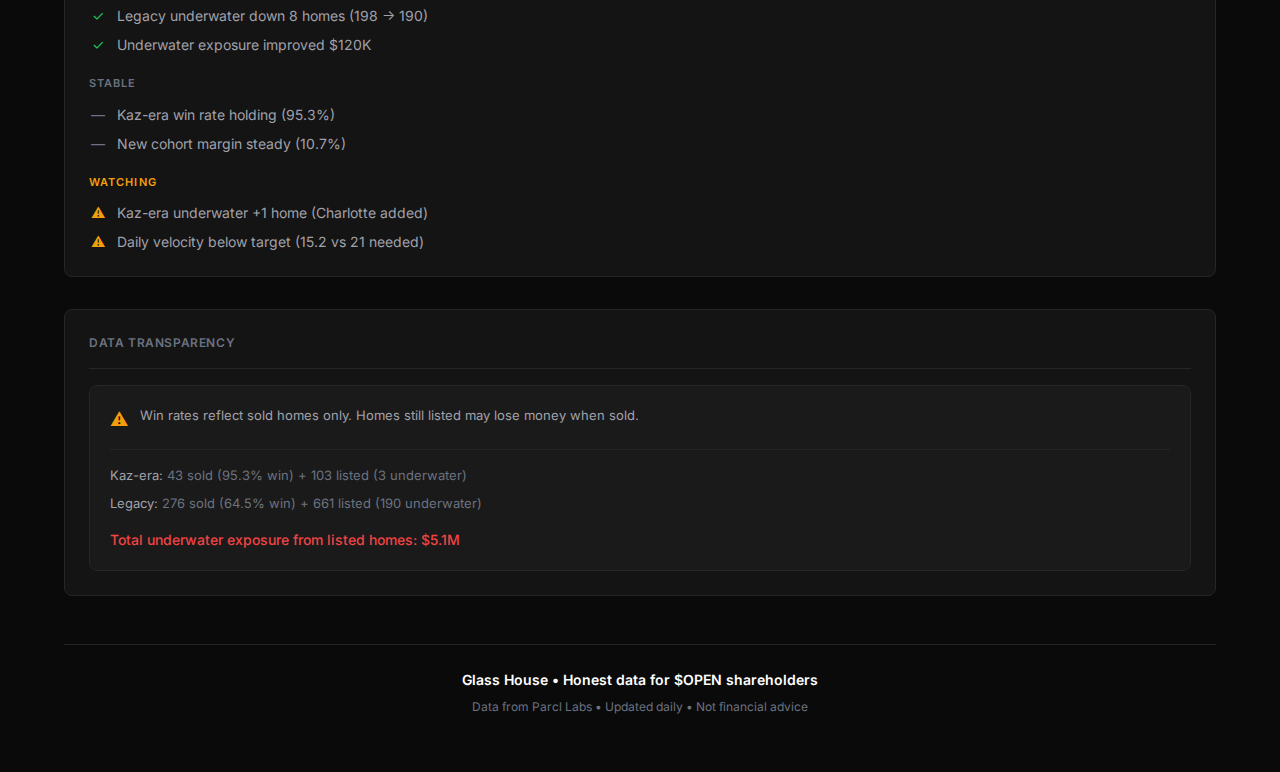
<file: dashboard-v5.html>
<!DOCTYPE html>
<html lang="en">
<head>
    <meta charset="UTF-8">
    <meta name="viewport" content="width=device-width, initial-scale=1.0">
    <title>Glass House | $OPEN Shareholder Intelligence</title>
    <script src="https://cdn.plot.ly/plotly-2.27.0.min.js"></script>
    <link rel="preconnect" href="https://fonts.googleapis.com">
    <link rel="preconnect" href="https://fonts.gstatic.com" crossorigin>
    <link href="https://fonts.googleapis.com/css2?family=JetBrains+Mono:wght@400;500;600;700&family=Inter:wght@400;500;600;700&display=swap" rel="stylesheet">
    <style>
        /* ==========================================================================
           CSS CUSTOM PROPERTIES
           ========================================================================== */
        :root {
            --bg-primary: #0a0a0a;
            --bg-card: #141414;
            --bg-elevated: #1a1a1a;
            --border-subtle: #262626;
            --border-hover: #3f3f3f;
            --text-primary: #ffffff;
            --text-secondary: #a1a1aa;
            --text-muted: #6b7280;
            --green: #22c55e;
            --green-dark: #16a34a;
            --green-dim: rgba(34, 197, 94, 0.1);
            --amber: #f59e0b;
            --amber-dark: #d97706;
            --amber-dim: rgba(245, 158, 11, 0.1);
            --red: #ef4444;
            --red-dim: rgba(239, 68, 68, 0.1);
            --blue: #3b82f6;
            --font-sans: 'Inter', -apple-system, BlinkMacSystemFont, sans-serif;
            --font-mono: 'JetBrains Mono', monospace;
        }

        *, *::before, *::after { box-sizing: border-box; margin: 0; padding: 0; }
        html { font-size: 16px; -webkit-font-smoothing: antialiased; }

        body {
            font-family: var(--font-sans);
            font-size: 14px;
            line-height: 1.5;
            color: var(--text-primary);
            background: var(--bg-primary);
            min-height: 100vh;
        }

        /* ==========================================================================
           LAYOUT
           ========================================================================== */
        .container {
            max-width: 1200px;
            margin: 0 auto;
            padding: 0 24px;
        }

        .dashboard { padding: 32px 0; }
        .section { margin-bottom: 32px; }

        .grid-2 {
            display: grid;
            grid-template-columns: repeat(2, 1fr);
            gap: 24px;
        }

        .grid-4 {
            display: grid;
            grid-template-columns: repeat(4, 1fr);
            gap: 16px;
        }


        /* ==========================================================================
           CARDS
           ========================================================================== */
        .card {
            background: var(--bg-card);
            border: 1px solid var(--border-subtle);
            border-radius: 8px;
            padding: 24px;
            transition: border-color 0.2s;
        }

        .card:hover { border-color: var(--border-hover); }
        .card--green { border-left: 3px solid var(--green); }
        .card--amber { border-left: 3px solid var(--amber); }
        .card--red { border-left: 3px solid var(--red); }

        .card__header {
            display: flex;
            align-items: center;
            justify-content: space-between;
            margin-bottom: 16px;
            padding-bottom: 16px;
            border-bottom: 1px solid var(--border-subtle);
        }

        .card__title {
            font-size: 12px;
            font-weight: 600;
            color: var(--text-muted);
            text-transform: uppercase;
            letter-spacing: 0.05em;
        }

        /* ==========================================================================
           SECTION 1: THE VERDICT
           ========================================================================== */
        .verdict {
            background: var(--bg-card);
            border-left: 4px solid var(--green);
            border-radius: 8px;
            padding: 32px;
            margin-bottom: 32px;
        }

        .verdict__headline {
            font-size: 28px;
            font-weight: 700;
            color: var(--text-primary);
            margin-bottom: 16px;
            letter-spacing: -0.02em;
        }

        .verdict__narrative {
            font-size: 16px;
            line-height: 1.7;
            color: var(--text-secondary);
            margin-bottom: 20px;
            max-width: 800px;
        }

        .verdict__warning {
            font-size: 14px;
            color: var(--amber);
            padding-top: 16px;
            border-top: 1px solid var(--border-subtle);
        }

        .verdict__warning-icon { margin-right: 8px; }

        /* ==========================================================================
           SECTION 2: PORTFOLIO COMPARISON
           ========================================================================== */
        .portfolio-card {
            background: var(--bg-card);
            border-radius: 8px;
            padding: 24px;
            border: 1px solid var(--border-subtle);
        }

        .portfolio-card--kaz { border-top: 4px solid var(--green); }
        .portfolio-card--legacy { border-top: 4px solid var(--amber); }

        .portfolio-card__header {
            margin-bottom: 20px;
            padding-bottom: 16px;
            border-bottom: 1px solid var(--border-subtle);
        }

        .portfolio-card__title {
            font-size: 14px;
            font-weight: 700;
            color: var(--text-primary);
            text-transform: uppercase;
            letter-spacing: 0.05em;
            margin-bottom: 4px;
        }

        .portfolio-card__subtitle {
            font-size: 12px;
            color: var(--text-muted);
        }

        .portfolio-card__metrics {
            display: flex;
            justify-content: space-between;
            margin-bottom: 24px;
        }

        .portfolio-card__metric { text-align: center; }

        .portfolio-card__metric-value {
            display: block;
            font-family: var(--font-mono);
            font-size: 28px;
            font-weight: 700;
            color: var(--text-primary);
            line-height: 1.2;
        }

        .portfolio-card__metric-label {
            display: block;
            font-size: 11px;
            color: var(--text-muted);
            text-transform: uppercase;
            letter-spacing: 0.02em;
            margin-top: 4px;
        }

        .portfolio-card__counts {
            display: flex;
            gap: 12px;
            margin-bottom: 20px;
        }

        .portfolio-card__count-box {
            flex: 1;
            background: var(--bg-elevated);
            border-radius: 6px;
            padding: 12px;
            text-align: center;
        }

        .portfolio-card__count-value {
            display: block;
            font-family: var(--font-mono);
            font-size: 20px;
            font-weight: 600;
            color: var(--text-primary);
        }

        .portfolio-card__count-label {
            display: block;
            font-size: 11px;
            color: var(--text-muted);
            text-transform: uppercase;
            margin-top: 2px;
        }

        .portfolio-card__position {
            display: flex;
            justify-content: space-between;
            align-items: center;
            padding: 16px;
            border-radius: 6px;
            margin-bottom: 16px;
        }

        .portfolio-card__position--positive { background: var(--green-dim); }
        .portfolio-card__position--negative { background: var(--red-dim); }

        .portfolio-card__position-label {
            font-size: 13px;
            color: var(--text-secondary);
        }

        .portfolio-card__position-value {
            font-family: var(--font-mono);
            font-size: 20px;
            font-weight: 700;
        }

        .portfolio-card__position--positive .portfolio-card__position-value { color: var(--green); }
        .portfolio-card__position--negative .portfolio-card__position-value { color: var(--red); }

        .portfolio-card__progress {
            margin-bottom: 16px;
        }

        .portfolio-card__progress-bar {
            height: 8px;
            background: var(--border-subtle);
            border-radius: 4px;
            overflow: hidden;
            margin-bottom: 8px;
        }

        .portfolio-card__progress-fill {
            height: 100%;
            border-radius: 4px;
            transition: width 0.3s;
        }

        .portfolio-card__progress-fill--positive {
            background: linear-gradient(90deg, var(--green) 0%, var(--green-dark) 100%);
        }

        .portfolio-card__progress-fill--mixed {
            background: linear-gradient(90deg, var(--green) 0%, var(--amber) 100%);
        }

        .portfolio-card__progress-label {
            font-size: 12px;
            color: var(--text-muted);
        }

        .portfolio-card__footer {
            font-size: 12px;
            color: var(--text-muted);
            padding-top: 16px;
            border-top: 1px solid var(--border-subtle);
        }

        .portfolio-card__footer-stat { font-weight: 600; color: var(--text-secondary); }
        .portfolio-card__footer-stat--negative { color: var(--red); }
        .portfolio-card__footer-stat--warning { color: var(--amber); }

        /* ==========================================================================
           SECTION 3: TOXIC COUNTDOWN
           ========================================================================== */
        .toxic-clearance {
            background: var(--bg-card);
            border: 1px solid var(--border-subtle);
            border-radius: 8px;
            padding: 24px;
            margin-bottom: 32px;
        }

        .toxic-clearance__header {
            font-size: 12px;
            font-weight: 600;
            color: var(--text-muted);
            text-transform: uppercase;
            letter-spacing: 0.05em;
            margin-bottom: 20px;
        }

        .toxic-clearance__labels {
            display: flex;
            justify-content: space-between;
            margin-bottom: 8px;
            font-size: 14px;
        }

        .toxic-clearance__cleared { color: var(--green); font-weight: 600; }
        .toxic-clearance__remaining { color: var(--red); font-weight: 600; }

        .toxic-clearance__bar {
            position: relative;
            height: 24px;
            background: var(--border-subtle);
            border-radius: 12px;
            overflow: visible;
            margin-bottom: 16px;
        }

        .toxic-clearance__fill {
            height: 100%;
            background: linear-gradient(90deg, var(--green) 0%, var(--green-dark) 100%);
            border-radius: 12px 0 0 12px;
            position: relative;
        }

        .toxic-clearance__marker {
            position: absolute;
            right: -2px;
            top: -4px;
            width: 4px;
            height: 32px;
            background: var(--text-primary);
            border-radius: 2px;
            box-shadow: 0 0 8px rgba(255, 255, 255, 0.5);
        }

        .toxic-clearance__projection {
            font-size: 14px;
            color: var(--text-secondary);
            margin-bottom: 16px;
        }

        .toxic-clearance__projection strong { color: var(--green); }

        .toxic-clearance__trend {
            display: flex;
            gap: 24px;
            font-size: 12px;
            color: var(--text-muted);
            padding-top: 16px;
            border-top: 1px solid var(--border-subtle);
        }

        .toxic-clearance__week-value {
            color: var(--text-secondary);
            font-family: var(--font-mono);
            font-weight: 500;
        }

        /* ==========================================================================
           SECTION 4: DAILY REVENUE
           ========================================================================== */
        .revenue-section {
            background: var(--bg-card);
            border: 1px solid var(--border-subtle);
            border-radius: 8px;
            padding: 24px;
            margin-bottom: 32px;
        }

        .revenue-section__header {
            display: flex;
            justify-content: space-between;
            align-items: center;
            margin-bottom: 16px;
        }

        .revenue-section__title {
            font-size: 12px;
            font-weight: 600;
            color: var(--text-muted);
            text-transform: uppercase;
            letter-spacing: 0.05em;
        }

        .revenue-section__date {
            font-size: 12px;
            color: var(--text-muted);
        }

        #revenue-chart {
            width: 100%;
            height: 280px;
            margin-bottom: 8px;
        }

        .revenue-section__target-note {
            font-size: 12px;
            color: var(--text-muted);
            display: flex;
            align-items: center;
            gap: 8px;
            margin-bottom: 20px;
        }

        .revenue-section__target-note::before {
            content: '';
            width: 24px;
            height: 2px;
            border-top: 2px dashed var(--red);
        }

        .stat-cards {
            display: grid;
            grid-template-columns: repeat(4, 1fr);
            gap: 16px;
            margin-bottom: 20px;
        }

        .stat-card {
            background: var(--bg-elevated);
            border-radius: 8px;
            padding: 16px;
            text-align: center;
        }

        .stat-card__value {
            font-family: var(--font-mono);
            font-size: 24px;
            font-weight: 700;
            color: var(--text-primary);
            margin-bottom: 4px;
        }

        .stat-card__label {
            font-size: 11px;
            color: var(--text-muted);
            text-transform: uppercase;
            letter-spacing: 0.05em;
        }

        .alert--warning {
            background: var(--amber-dim);
            border: 1px solid rgba(245, 158, 11, 0.3);
            border-left: 3px solid var(--amber);
            padding: 12px 16px;
            border-radius: 4px;
            font-size: 14px;
            color: var(--amber);
        }

        /* ==========================================================================
           SECTION 5: COHORT TABLE
           ========================================================================== */
        .cohort-section {
            background: var(--bg-card);
            border: 1px solid var(--border-subtle);
            border-radius: 8px;
            padding: 24px;
            margin-bottom: 32px;
        }

        .cohort-section__title {
            font-size: 12px;
            font-weight: 600;
            color: var(--text-muted);
            text-transform: uppercase;
            letter-spacing: 0.05em;
            margin-bottom: 20px;
        }

        .data-table {
            width: 100%;
            border-collapse: collapse;
        }

        .data-table th {
            text-align: left;
            font-size: 11px;
            font-weight: 600;
            color: var(--text-muted);
            text-transform: uppercase;
            letter-spacing: 0.05em;
            padding: 12px 16px;
            border-bottom: 1px solid var(--border-subtle);
        }

        .data-table th:not(:first-child) { text-align: right; }

        .data-table td {
            font-family: var(--font-mono);
            font-size: 14px;
            padding: 14px 16px;
            border-bottom: 1px solid #1f1f1f;
        }

        .data-table td:not(:first-child) { text-align: right; }
        .data-table tr:last-child td { border-bottom: none; }
        .data-table tr:hover { background: var(--bg-elevated); }

        .cohort-name { font-weight: 600; color: var(--text-primary); font-family: var(--font-sans); }
        .cohort-range { font-size: 12px; color: var(--text-muted); font-weight: 400; }

        .cohort-new .cohort-name { color: var(--green); }
        .cohort-mid .cohort-name { color: var(--blue); }
        .cohort-old .cohort-name { color: var(--amber); }
        .cohort-toxic .cohort-name { color: var(--red); }

        .text-green { color: var(--green); }
        .text-amber { color: var(--amber); }
        .text-red { color: var(--red); }

        .insight-box {
            margin-top: 20px;
            padding: 16px;
            background: var(--green-dim);
            border-left: 3px solid var(--green);
            border-radius: 0 8px 8px 0;
            font-size: 14px;
            color: var(--text-secondary);
        }

        .insight-box strong { color: var(--green); }

        /* ==========================================================================
           SECTION 6: RISK MONITORING
           ========================================================================== */
        .risk-card__insight {
            margin-top: 16px;
            padding: 12px 16px;
            background: var(--bg-elevated);
            border-left: 3px solid var(--blue);
            border-radius: 0 8px 8px 0;
            font-size: 13px;
            color: var(--text-muted);
            font-style: italic;
        }

        .risk-dot {
            width: 10px;
            height: 10px;
            border-radius: 50%;
            display: inline-block;
            margin-right: 8px;
        }

        .risk-dot--high { background: var(--red); }
        .risk-dot--medium { background: var(--amber); border: 2px solid var(--amber); background: linear-gradient(90deg, var(--amber) 50%, transparent 50%); }
        .risk-dot--low { background: transparent; border: 2px solid var(--green); }

        .legend {
            display: flex;
            gap: 20px;
            margin-top: 16px;
            padding-top: 16px;
            border-top: 1px solid var(--border-subtle);
            font-size: 11px;
            color: var(--text-muted);
        }

        .legend-item { display: flex; align-items: center; gap: 6px; }

        .severity-grid {
            display: grid;
            grid-template-columns: 1fr 1fr;
            gap: 20px;
        }

        .severity-section {
            background: var(--bg-elevated);
            border-radius: 8px;
            padding: 16px;
        }

        .severity-title {
            font-size: 11px;
            font-weight: 600;
            color: var(--text-muted);
            text-transform: uppercase;
            letter-spacing: 0.05em;
            margin-bottom: 12px;
        }

        .severity-stat { margin-bottom: 8px; }
        .severity-stat .value { font-size: 18px; font-weight: 600; color: var(--text-primary); }
        .severity-stat .label { font-size: 12px; color: var(--text-muted); margin-left: 6px; }
        .severity-stat.healthy .value { color: var(--green); }
        .severity-stat.highlight .value { color: var(--red); }

        /* ==========================================================================
           SECTION 7: WATCHLIST
           ========================================================================== */
        .watchlist-intro {
            color: var(--text-secondary);
            font-size: 14px;
            margin-bottom: 20px;
        }

        .status-badge {
            display: inline-block;
            font-size: 11px;
            font-weight: 500;
            padding: 4px 10px;
            border-radius: 4px;
        }

        .status-badge--concern { background: var(--amber-dim); color: var(--amber); }
        .status-badge--watching { background: rgba(107, 114, 128, 0.15); color: var(--text-muted); }

        .watchlist-footer {
            margin-top: 16px;
            padding-top: 16px;
            border-top: 1px solid var(--border-subtle);
            font-size: 13px;
            color: var(--text-muted);
        }

        .watchlist-footer .exposure { color: var(--text-secondary); }
        .watchlist-footer .context { color: var(--text-muted); }

        /* ==========================================================================
           SECTION 8: THIS WEEK
           ========================================================================== */
        .week-section { margin-bottom: 20px; }
        .week-section:last-child { margin-bottom: 0; }

        .section-label {
            display: flex;
            align-items: center;
            gap: 8px;
            font-size: 11px;
            font-weight: 600;
            letter-spacing: 0.1em;
            text-transform: uppercase;
            margin-bottom: 12px;
        }

        .section-label.improving { color: var(--green); }
        .section-label.stable { color: var(--text-muted); }
        .section-label.watching { color: var(--amber); }

        .week-items { display: flex; flex-direction: column; gap: 8px; }

        .week-item {
            display: flex;
            align-items: flex-start;
            gap: 10px;
            font-size: 14px;
            color: var(--text-secondary);
        }

        .week-item .icon { flex-shrink: 0; width: 18px; text-align: center; }
        .week-item.improving .icon { color: var(--green); }
        .week-item.stable .icon { color: var(--text-muted); }
        .week-item.watching .icon { color: var(--amber); }

        /* ==========================================================================
           SECTION 9: DATA TRANSPARENCY
           ========================================================================== */
        .transparency-box {
            background: var(--bg-elevated);
            border: 1px solid var(--border-subtle);
            border-radius: 8px;
            padding: 20px;
        }

        .transparency-warning {
            display: flex;
            align-items: flex-start;
            gap: 12px;
            margin-bottom: 16px;
            padding-bottom: 16px;
            border-bottom: 1px solid var(--border-subtle);
        }

        .warning-icon { color: var(--amber); font-size: 18px; }
        .warning-text { font-size: 13px; color: var(--text-secondary); }

        .transparency-stats { display: flex; flex-direction: column; gap: 8px; margin-bottom: 16px; }
        .transparency-stat { font-size: 13px; color: var(--text-muted); }
        .transparency-stat .label { color: var(--text-secondary); }
        .transparency-highlight { font-size: 14px; font-weight: 500; color: var(--red); }

        /* ==========================================================================
           FOOTER
           ========================================================================== */
        .footer {
            text-align: center;
            margin-top: 48px;
            padding: 24px 0;
            border-top: 1px solid var(--border-subtle);
        }

        .footer-brand {
            font-size: 14px;
            font-weight: 600;
            color: var(--text-primary);
            margin-bottom: 8px;
        }

        .footer-meta { font-size: 12px; color: var(--text-muted); }

        .badge {
            background: var(--bg-elevated);
            color: var(--text-muted);
            font-size: 11px;
            font-weight: 500;
            padding: 4px 10px;
            border-radius: 12px;
        }

        /* ==========================================================================
           SCREENSHOT MODE
           ========================================================================== */
        body.screenshot-mode::after {
            content: 'Glass House';
            position: fixed;
            bottom: 16px;
            right: 16px;
            color: rgba(255, 255, 255, 0.3);
            font-size: 12px;
            font-weight: 500;
            letter-spacing: 0.05em;
            z-index: 9999;
            pointer-events: none;
        }

        /* ==========================================================================
           RESPONSIVE
           ========================================================================== */
        @media (max-width: 1024px) {
            .grid-2, .severity-grid { grid-template-columns: 1fr; }
            .stat-cards { grid-template-columns: repeat(2, 1fr); }
        }

        @media (max-width: 768px) {
            .container { padding: 0 16px; }
            .verdict { padding: 24px; }
            .verdict__headline { font-size: 22px; }
            .verdict__narrative { font-size: 14px; }
            .portfolio-card__metric-value { font-size: 22px; }
            .stat-cards { grid-template-columns: 1fr 1fr; }
            .data-table { font-size: 12px; }
            .data-table th, .data-table td { padding: 10px 12px; }
        }
    </style>
</head>
<body>

    <main class="dashboard">
        <div class="container">

            <!-- SECTION 1: THE VERDICT -->
            <section class="verdict">
                <h1 class="verdict__headline" id="verdict-headline">THE TURNAROUND IS WORKING</h1>
                <p class="verdict__narrative" id="verdict-narrative">
                    New leadership is delivering. <span id="kaz-win-rate-hero">95.3%</span> win rate on Kaz-era homes,
                    <span id="kaz-margin-hero">10.7%</span> margins, <span id="kaz-net-hero">$9.7M</span> net position.
                    Legacy cleanup on pace—<span id="toxic-remaining-hero">84</span> toxic homes remaining,
                    clearing ~<span id="clearance-rate">5</span>/week.
                </p>
                <p class="verdict__warning">
                    <span class="verdict__warning-icon">&#9888;</span>
                    <span id="verdict-warning">Watch: Q1 guidance will miss. FL/GA markets stressed.</span>
                </p>
            </section>

            <!-- SECTION 2: KAZ-ERA vs LEGACY -->
            <section class="section">
                <div class="grid-2">
                    <!-- Kaz-Era Card -->
                    <article class="portfolio-card portfolio-card--kaz">
                        <header class="portfolio-card__header">
                            <h2 class="portfolio-card__title">KAZ-ERA PORTFOLIO</h2>
                            <span class="portfolio-card__subtitle">Acquired Nov 2025+</span>
                        </header>

                        <div class="portfolio-card__metrics">
                            <div class="portfolio-card__metric">
                                <span class="portfolio-card__metric-value" id="kaz-win-rate">95.3%</span>
                                <span class="portfolio-card__metric-label">Win Rate</span>
                            </div>
                            <div class="portfolio-card__metric">
                                <span class="portfolio-card__metric-value" id="kaz-avg-profit">$43.2K</span>
                                <span class="portfolio-card__metric-label">Avg Profit</span>
                            </div>
                            <div class="portfolio-card__metric">
                                <span class="portfolio-card__metric-value" id="kaz-margin">10.7%</span>
                                <span class="portfolio-card__metric-label">Margin</span>
                            </div>
                        </div>

                        <div class="portfolio-card__counts">
                            <div class="portfolio-card__count-box">
                                <span class="portfolio-card__count-value" id="kaz-sold">43</span>
                                <span class="portfolio-card__count-label">Sold</span>
                            </div>
                            <div class="portfolio-card__count-box">
                                <span class="portfolio-card__count-value" id="kaz-listed">103</span>
                                <span class="portfolio-card__count-label">Listed</span>
                            </div>
                        </div>

                        <div class="portfolio-card__position portfolio-card__position--positive">
                            <span class="portfolio-card__position-label">Net Position</span>
                            <span class="portfolio-card__position-value" id="kaz-net-position">+$9.7M</span>
                        </div>

                        <div class="portfolio-card__progress">
                            <div class="portfolio-card__progress-bar">
                                <div class="portfolio-card__progress-fill portfolio-card__progress-fill--positive" id="kaz-progress" style="width: 97%"></div>
                            </div>
                            <span class="portfolio-card__progress-label"><span id="kaz-above-water">97%</span> above water</span>
                        </div>

                        <footer class="portfolio-card__footer">
                            <span class="portfolio-card__footer-stat" id="kaz-underwater-count">3</span> homes underwater,
                            Total exposure: <span class="portfolio-card__footer-stat portfolio-card__footer-stat--negative" id="kaz-underwater-exposure">-$12.2K</span>
                        </footer>
                    </article>

                    <!-- Legacy Card -->
                    <article class="portfolio-card portfolio-card--legacy">
                        <header class="portfolio-card__header">
                            <h2 class="portfolio-card__title">LEGACY PORTFOLIO</h2>
                            <span class="portfolio-card__subtitle">Pre-Kaz</span>
                        </header>

                        <div class="portfolio-card__metrics">
                            <div class="portfolio-card__metric">
                                <span class="portfolio-card__metric-value" id="legacy-win-rate">64.5%</span>
                                <span class="portfolio-card__metric-label">Win Rate</span>
                            </div>
                            <div class="portfolio-card__metric">
                                <span class="portfolio-card__metric-value" id="legacy-avg-profit">$23.7K</span>
                                <span class="portfolio-card__metric-label">Avg Profit</span>
                            </div>
                            <div class="portfolio-card__metric">
                                <span class="portfolio-card__metric-value" id="legacy-margin">6.2%</span>
                                <span class="portfolio-card__metric-label">Margin</span>
                            </div>
                        </div>

                        <div class="portfolio-card__counts">
                            <div class="portfolio-card__count-box">
                                <span class="portfolio-card__count-value" id="legacy-sold">276</span>
                                <span class="portfolio-card__count-label">Sold</span>
                            </div>
                            <div class="portfolio-card__count-box">
                                <span class="portfolio-card__count-value" id="legacy-listed">661</span>
                                <span class="portfolio-card__count-label">Listed</span>
                            </div>
                        </div>

                        <div class="portfolio-card__position portfolio-card__position--negative">
                            <span class="portfolio-card__position-label">Underwater</span>
                            <span class="portfolio-card__position-value" id="legacy-underwater-total">-$5.1M</span>
                        </div>

                        <div class="portfolio-card__progress">
                            <div class="portfolio-card__progress-bar">
                                <div class="portfolio-card__progress-fill portfolio-card__progress-fill--mixed" id="legacy-progress" style="width: 71%"></div>
                            </div>
                            <span class="portfolio-card__progress-label"><span id="legacy-above-water">71%</span> above water</span>
                        </div>

                        <footer class="portfolio-card__footer">
                            <span class="portfolio-card__footer-stat" id="legacy-underwater-count">190</span> homes underwater,
                            <span class="portfolio-card__footer-stat portfolio-card__footer-stat--warning" id="legacy-toxic-remaining">84</span> toxic remaining
                        </footer>
                    </article>
                </div>
            </section>

            <!-- SECTION 3: TOXIC COUNTDOWN -->
            <section class="toxic-clearance">
                <h2 class="toxic-clearance__header">Toxic Inventory Clearance</h2>

                <div class="toxic-clearance__labels">
                    <span class="toxic-clearance__cleared"><span id="toxic-cleared">43</span> cleared</span>
                    <span class="toxic-clearance__remaining"><span id="toxic-remaining">84</span> remaining</span>
                </div>

                <div class="toxic-clearance__bar">
                    <div class="toxic-clearance__fill" id="toxic-progress-bar" style="width: 33.9%">
                        <div class="toxic-clearance__marker"></div>
                    </div>
                </div>

                <p class="toxic-clearance__projection">
                    Clearing <strong><span id="clearance-rate-projection">5</span> homes/week</strong> &#8594; Zero by late March
                </p>

                <div class="toxic-clearance__trend">
                    <span>Week 1: <span class="toxic-clearance__week-value">89</span></span>
                    <span>Week 2: <span class="toxic-clearance__week-value">85</span></span>
                    <span>Week 3: <span class="toxic-clearance__week-value">84</span></span>
                    <span>Week 4: <span class="toxic-clearance__week-value">84</span></span>
                </div>
            </section>

            <!-- SECTION 4: DAILY REVENUE -->
            <section class="revenue-section">
                <div class="revenue-section__header">
                    <h2 class="revenue-section__title">Daily Revenue</h2>
                    <span class="revenue-section__date">Jan 15-27</span>
                </div>

                <div id="revenue-chart"></div>

                <div class="revenue-section__target-note">Target line at $6.8M</div>

                <div class="stat-cards">
                    <div class="stat-card">
                        <div class="stat-card__value" id="homes-per-day">15.2</div>
                        <div class="stat-card__label">Homes/Day</div>
                    </div>
                    <div class="stat-card">
                        <div class="stat-card__value" id="revenue-per-day">$4.6M</div>
                        <div class="stat-card__label">Revenue/Day</div>
                    </div>
                    <div class="stat-card">
                        <div class="stat-card__value" id="q1-ytd">$119.7M</div>
                        <div class="stat-card__label">Q1 YTD</div>
                    </div>
                    <div class="stat-card">
                        <div class="stat-card__value" id="q1-projected">$409M</div>
                        <div class="stat-card__label">Projected</div>
                    </div>
                </div>

                <div class="alert--warning">
                    &#9888; Tracking to $409M vs $595M guidance — expect revision
                </div>
            </section>

            <!-- SECTION 5: COHORT TABLE -->
            <section class="cohort-section">
                <h2 class="cohort-section__title">Cohort Performance</h2>

                <table class="data-table">
                    <thead>
                        <tr>
                            <th>Cohort</th>
                            <th>Sold</th>
                            <th>Win Rate</th>
                            <th>Margin</th>
                            <th>Avg Profit</th>
                            <th>Days</th>
                        </tr>
                    </thead>
                    <tbody id="cohort-table-body">
                        <tr class="cohort-new">
                            <td><span class="cohort-name">New</span> <span class="cohort-range">(&lt;90d)</span></td>
                            <td>70</td>
                            <td class="text-green">92.9%</td>
                            <td class="text-green">10.7%</td>
                            <td class="text-green">$41.9K</td>
                            <td>65</td>
                        </tr>
                        <tr class="cohort-mid">
                            <td><span class="cohort-name">Mid</span> <span class="cohort-range">(90-180d)</span></td>
                            <td>104</td>
                            <td>84.6%</td>
                            <td>10.0%</td>
                            <td>$36.9K</td>
                            <td>131</td>
                        </tr>
                        <tr class="cohort-old">
                            <td><span class="cohort-name">Old</span> <span class="cohort-range">(180-365d)</span></td>
                            <td>100</td>
                            <td>53.0%</td>
                            <td>5.4%</td>
                            <td>$21.7K</td>
                            <td>262</td>
                        </tr>
                        <tr class="cohort-toxic">
                            <td><span class="cohort-name">Toxic</span> <span class="cohort-range">(&gt;365d)</span></td>
                            <td>43</td>
                            <td class="text-red">30.2%</td>
                            <td class="text-red">-4.1%</td>
                            <td class="text-red">-$12.5K</td>
                            <td>504</td>
                        </tr>
                    </tbody>
                </table>

                <div class="insight-box">
                    <strong>The gradient is clear:</strong> newer cohorts outperform on every metric.
                    This is the proof that the strategy pivot is working.
                </div>
            </section>

            <!-- SECTION 6: RISK MONITORING -->
            <section class="section">
                <div class="grid-2">
                    <!-- Geographic Risk -->
                    <div class="card">
                        <div class="card__header">
                            <span class="card__title">Geographic Risk</span>
                        </div>

                        <table class="data-table">
                            <thead>
                                <tr>
                                    <th>State</th>
                                    <th>Inv</th>
                                    <th>UW</th>
                                    <th>Rate</th>
                                </tr>
                            </thead>
                            <tbody>
                                <tr>
                                    <td><span class="risk-dot risk-dot--high"></span>FL</td>
                                    <td>85</td>
                                    <td>41</td>
                                    <td class="text-red">48.2%</td>
                                </tr>
                                <tr>
                                    <td><span class="risk-dot risk-dot--high"></span>GA</td>
                                    <td>102</td>
                                    <td>45</td>
                                    <td class="text-red">44.1%</td>
                                </tr>
                                <tr>
                                    <td><span class="risk-dot risk-dot--medium"></span>NC</td>
                                    <td>127</td>
                                    <td>38</td>
                                    <td class="text-amber">29.9%</td>
                                </tr>
                                <tr>
                                    <td><span class="risk-dot risk-dot--medium"></span>TX</td>
                                    <td>89</td>
                                    <td>22</td>
                                    <td class="text-amber">24.7%</td>
                                </tr>
                                <tr>
                                    <td><span class="risk-dot risk-dot--low"></span>AZ</td>
                                    <td>59</td>
                                    <td>12</td>
                                    <td class="text-green">20.3%</td>
                                </tr>
                            </tbody>
                        </table>

                        <div class="legend">
                            <div class="legend-item"><span class="risk-dot risk-dot--high"></span> High</div>
                            <div class="legend-item"><span class="risk-dot risk-dot--medium"></span> Medium</div>
                            <div class="legend-item"><span class="risk-dot risk-dot--low"></span> Low</div>
                        </div>

                        <div class="risk-card__insight">FL and GA are stressed. Monitor for contagion.</div>
                    </div>

                    <!-- Price Cut Severity -->
                    <div class="card">
                        <div class="card__header">
                            <span class="card__title">Price Cut Severity</span>
                        </div>

                        <div class="severity-grid">
                            <div class="severity-section">
                                <div class="severity-title">Kaz-Era</div>
                                <div class="severity-stat healthy">
                                    <span class="value">35%</span>
                                    <span class="label">have cuts</span>
                                </div>
                                <div class="severity-stat healthy">
                                    <span class="value">2.3%</span>
                                    <span class="label">avg below list</span>
                                </div>
                                <div class="severity-stat">
                                    <span class="value">1</span>
                                    <span class="label">home with 3+ cuts</span>
                                </div>
                            </div>

                            <div class="severity-section">
                                <div class="severity-title">Legacy</div>
                                <div class="severity-stat highlight">
                                    <span class="value">96%</span>
                                    <span class="label">have cuts</span>
                                </div>
                                <div class="severity-stat highlight">
                                    <span class="value">11.8%</span>
                                    <span class="label">avg below list</span>
                                </div>
                                <div class="severity-stat highlight">
                                    <span class="value">570</span>
                                    <span class="label">homes with 3+ cuts</span>
                                </div>
                            </div>
                        </div>

                        <div class="risk-card__insight">Legacy taking the pain. Kaz-era cuts are healthy.</div>
                    </div>
                </div>
            </section>

            <!-- SECTION 7: KAZ-ERA WATCHLIST -->
            <section class="card">
                <div class="card__header">
                    <span class="card__title">Kaz-Era Watchlist</span>
                    <span class="badge">3 homes</span>
                </div>

                <p class="watchlist-intro">
                    These are the only Kaz-era homes underwater. They're the canary.
                </p>

                <table class="data-table">
                    <thead>
                        <tr>
                            <th>Location</th>
                            <th>Days</th>
                            <th>Underwater</th>
                            <th>Cuts</th>
                            <th>Status</th>
                        </tr>
                    </thead>
                    <tbody id="watchlist-body">
                        <tr>
                            <td style="font-family: var(--font-sans);">Charlotte, NC</td>
                            <td>47</td>
                            <td class="text-red">-$10.5K</td>
                            <td>2</td>
                            <td><span class="status-badge status-badge--concern">Concern</span></td>
                        </tr>
                        <tr>
                            <td style="font-family: var(--font-sans);">Maricopa, AZ</td>
                            <td>15</td>
                            <td class="text-red">-$1.6K</td>
                            <td>1</td>
                            <td><span class="status-badge status-badge--watching">Watching</span></td>
                        </tr>
                        <tr>
                            <td style="font-family: var(--font-sans);">Stone Mountain, GA</td>
                            <td>18</td>
                            <td class="text-red">-$77</td>
                            <td>1</td>
                            <td><span class="status-badge status-badge--watching">Watching</span></td>
                        </tr>
                    </tbody>
                </table>

                <div class="watchlist-footer">
                    <span class="exposure">Total exposure: -$12.2K</span>
                    <span class="context"> (negligible vs $9.7M net position)</span>
                </div>
            </section>

            <!-- SECTION 8: THIS WEEK -->
            <section class="card" style="margin-top: 32px;">
                <div class="card__header">
                    <span class="card__title">This Week</span>
                    <span class="badge">Jan 20-27</span>
                </div>

                <!-- Improving -->
                <div class="week-section">
                    <div class="section-label improving">Improving</div>
                    <div class="week-items">
                        <div class="week-item improving">
                            <span class="icon">&#10003;</span>
                            <span>Toxic inventory down 5 homes (89 &#8594; 84)</span>
                        </div>
                        <div class="week-item improving">
                            <span class="icon">&#10003;</span>
                            <span>Legacy underwater down 8 homes (198 &#8594; 190)</span>
                        </div>
                        <div class="week-item improving">
                            <span class="icon">&#10003;</span>
                            <span>Underwater exposure improved $120K</span>
                        </div>
                    </div>
                </div>

                <!-- Stable -->
                <div class="week-section">
                    <div class="section-label stable">Stable</div>
                    <div class="week-items">
                        <div class="week-item stable">
                            <span class="icon">&#8212;</span>
                            <span>Kaz-era win rate holding (95.3%)</span>
                        </div>
                        <div class="week-item stable">
                            <span class="icon">&#8212;</span>
                            <span>New cohort margin steady (10.7%)</span>
                        </div>
                    </div>
                </div>

                <!-- Watching -->
                <div class="week-section">
                    <div class="section-label watching">Watching</div>
                    <div class="week-items">
                        <div class="week-item watching">
                            <span class="icon">&#9888;</span>
                            <span>Kaz-era underwater +1 home (Charlotte added)</span>
                        </div>
                        <div class="week-item watching">
                            <span class="icon">&#9888;</span>
                            <span>Daily velocity below target (15.2 vs 21 needed)</span>
                        </div>
                    </div>
                </div>
            </section>

            <!-- SECTION 9: DATA TRANSPARENCY -->
            <section class="card" style="margin-top: 32px;">
                <div class="card__header">
                    <span class="card__title">Data Transparency</span>
                </div>

                <div class="transparency-box">
                    <div class="transparency-warning">
                        <span class="warning-icon">&#9888;</span>
                        <span class="warning-text">
                            Win rates reflect sold homes only. Homes still listed may lose money when sold.
                        </span>
                    </div>

                    <div class="transparency-stats">
                        <div class="transparency-stat">
                            <span class="label">Kaz-era:</span> 43 sold (95.3% win) + 103 listed (3 underwater)
                        </div>
                        <div class="transparency-stat">
                            <span class="label">Legacy:</span> 276 sold (64.5% win) + 661 listed (190 underwater)
                        </div>
                    </div>

                    <div class="transparency-highlight">
                        Total underwater exposure from listed homes: $5.1M
                    </div>
                </div>
            </section>

            <!-- FOOTER -->
            <footer class="footer">
                <div class="footer-brand">Glass House &bull; Honest data for $OPEN shareholders</div>
                <div class="footer-meta">Data from Parcl Labs &bull; Updated daily &bull; Not financial advice</div>
            </footer>

        </div>
    </main>

    <script>
        // ============================================================================
        // UTILITY FUNCTIONS
        // ============================================================================
        function formatCurrency(value) {
            if (value === null || value === undefined) return '$0';
            const num = parseFloat(value);
            if (Math.abs(num) >= 1000000) return '$' + (num / 1000000).toFixed(1) + 'M';
            if (Math.abs(num) >= 1000) return '$' + (num / 1000).toFixed(1) + 'K';
            return '$' + num.toFixed(0);
        }

        function formatPercent(value) {
            if (value === null || value === undefined) return '0%';
            return parseFloat(value).toFixed(1) + '%';
        }

        function formatDate(dateStr) {
            const date = new Date(dateStr);
            return date.toLocaleDateString('en-US', { month: 'short', day: 'numeric' });
        }

        // ============================================================================
        // DATA LOADING
        // ============================================================================
        async function loadDashboardData() {
            try {
                const response = await fetch('outputs/dashboard_data.json');
                if (!response.ok) throw new Error(`HTTP ${response.status}`);
                return response.json();
            } catch (error) {
                console.warn('Using static data:', error.message);
                return null;
            }
        }

        // ============================================================================
        // REVENUE CHART - CRITICAL: PROPER Y-AXIS SCALE
        // ============================================================================
        function renderRevenueChart(data) {
            const chartEl = document.getElementById('revenue-chart');
            if (!chartEl) return;

            // Generate sample data if no real data
            let revenueData = [];
            if (data?.trends?.revenue_chart) {
                revenueData = data.trends.revenue_chart;
            } else {
                // Static sample data
                const dates = ['Jan 15', 'Jan 16', 'Jan 17', 'Jan 18', 'Jan 19', 'Jan 20', 'Jan 21', 'Jan 22', 'Jan 23', 'Jan 24', 'Jan 25', 'Jan 26', 'Jan 27'];
                const revenues = [5.2, 7.8, 8.5, 6.1, 4.9, 12.3, 9.8, 7.2, 6.5, 8.1, 10.2, 5.8, 4.3].map(v => v * 1000000);
                revenueData = dates.map((d, i) => ({ date: d, revenue: revenues[i] }));
            }

            const TARGET = 6800000; // $6.8M
            const dates = revenueData.map(d => typeof d.date === 'string' && d.date.includes('-') ? formatDate(d.date) : d.date);
            const revenues = revenueData.map(d => d.revenue);
            const colors = revenues.map(r => r >= TARGET ? '#22c55e' : '#f59e0b');

            const barTrace = {
                x: dates,
                y: revenues,
                type: 'bar',
                marker: { color: colors },
                hovertemplate: '%{x}<br>Revenue: %{text}<extra></extra>',
                text: revenues.map(r => formatCurrency(r))
            };

            const targetLine = {
                x: dates,
                y: Array(dates.length).fill(TARGET),
                type: 'scatter',
                mode: 'lines',
                line: { color: '#ef4444', width: 2, dash: 'dash' },
                name: 'Target: $6.8M',
                hoverinfo: 'skip'
            };

            const layout = {
                paper_bgcolor: '#141414',
                plot_bgcolor: '#141414',
                font: { family: 'Inter, sans-serif', color: '#9ca3af' },
                margin: { l: 60, r: 20, t: 20, b: 50 },
                xaxis: {
                    tickangle: -45,
                    tickfont: { size: 11 },
                    gridcolor: '#262626',
                    showgrid: false
                },
                yaxis: {
                    range: [0, 20000000],
                    tickmode: 'array',
                    tickvals: [0, 5000000, 10000000, 15000000, 20000000],
                    ticktext: ['$0', '$5M', '$10M', '$15M', '$20M'],
                    tickfont: { size: 11 },
                    gridcolor: '#262626',
                    showgrid: true,
                    zeroline: false
                },
                showlegend: false,
                bargap: 0.3
            };

            Plotly.newPlot(chartEl, [barTrace, targetLine], layout, { responsive: true, displayModeBar: false });
        }

        // ============================================================================
        // SCREENSHOT MODE
        // ============================================================================
        function toggleScreenshotMode() {
            document.body.classList.toggle('screenshot-mode');
            const active = document.body.classList.contains('screenshot-mode');
            showNotification(`Screenshot mode ${active ? 'enabled' : 'disabled'}`);
        }

        function showNotification(msg) {
            const existing = document.getElementById('toast');
            if (existing) existing.remove();
            const toast = document.createElement('div');
            toast.id = 'toast';
            toast.style.cssText = 'position:fixed;bottom:20px;right:20px;background:#1f2937;color:#f3f4f6;padding:12px 20px;border-radius:8px;font-size:14px;z-index:10000;';
            toast.textContent = msg;
            document.body.appendChild(toast);
            setTimeout(() => toast.remove(), 2000);
        }

        document.addEventListener('keydown', (e) => {
            if ((e.metaKey || e.ctrlKey) && e.shiftKey && e.key === 'S') {
                e.preventDefault();
                toggleScreenshotMode();
            }
        });

        // ============================================================================
        // INITIALIZE
        // ============================================================================
        document.addEventListener('DOMContentLoaded', async () => {
            console.log('Glass House V5 initializing...');
            const data = await loadDashboardData();
            renderRevenueChart(data);
            console.log('Dashboard initialized');
        });
    </script>
</body>
</html>
</file>
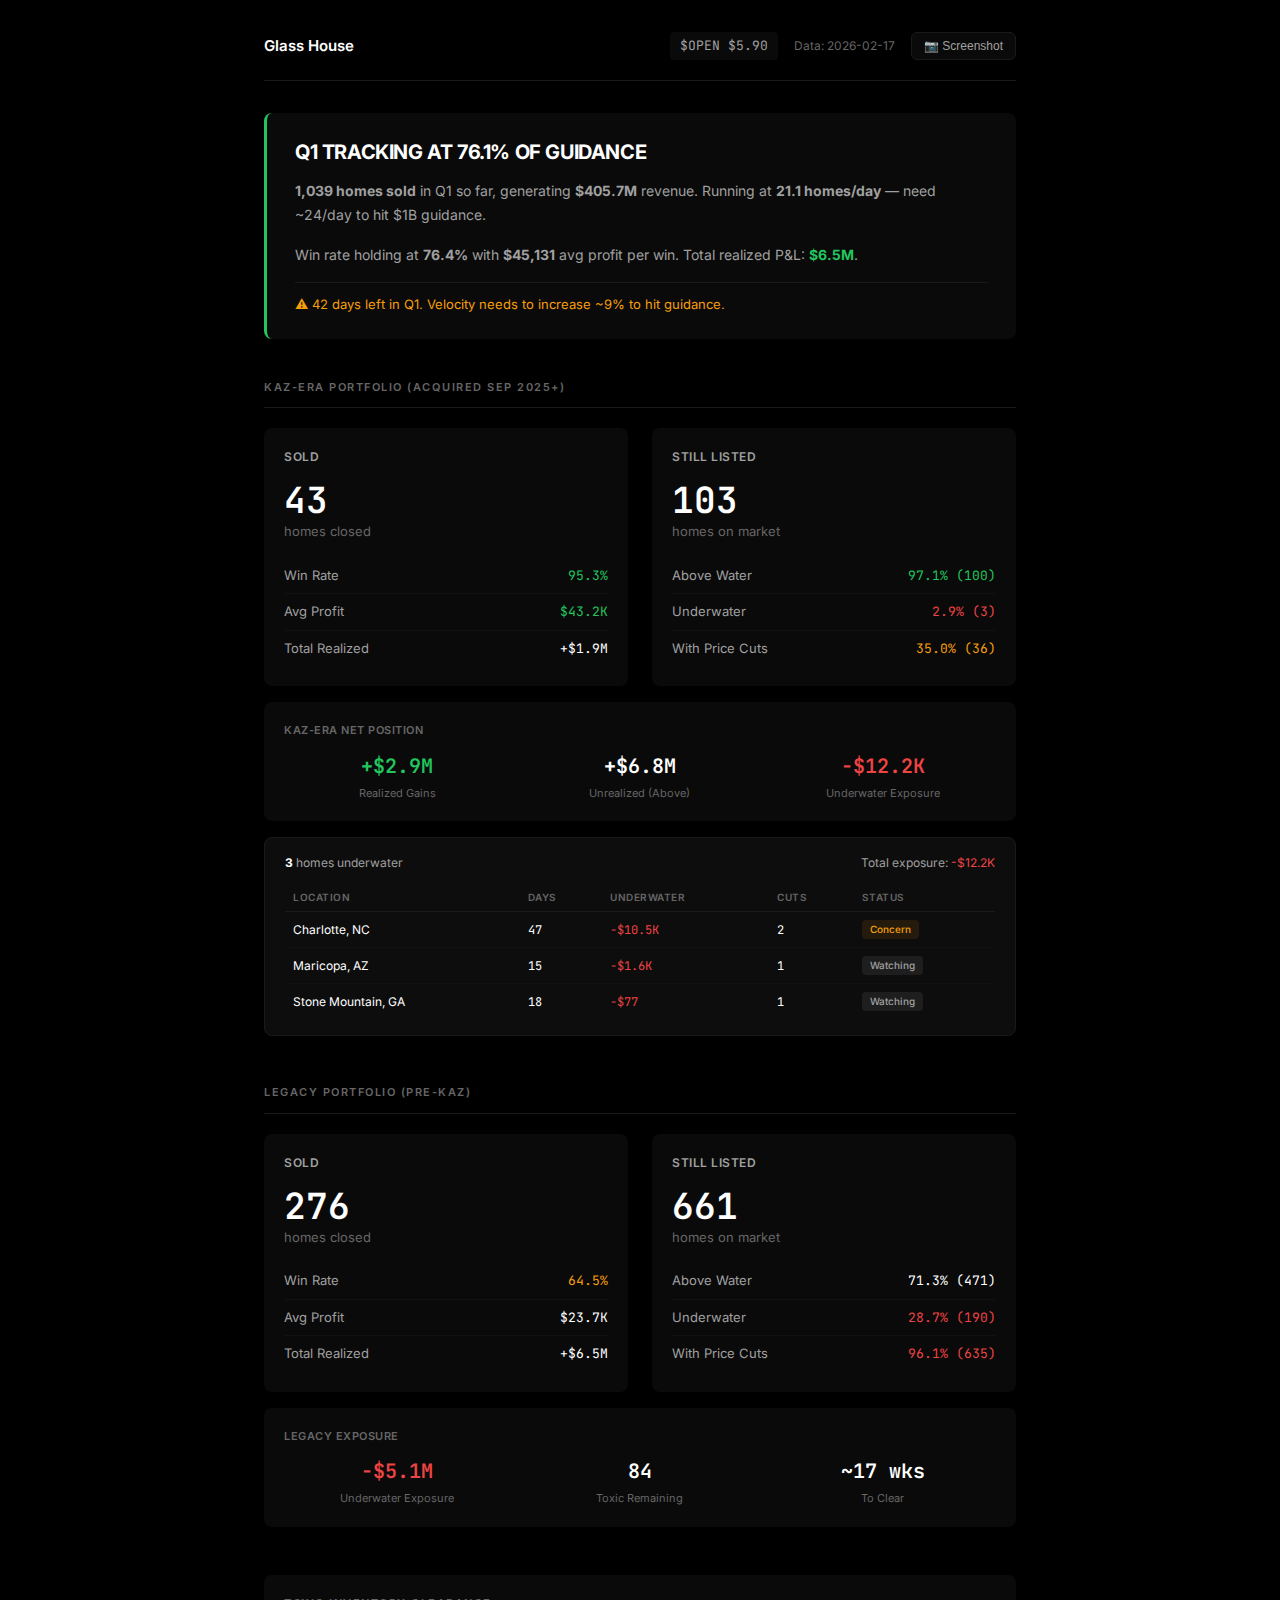
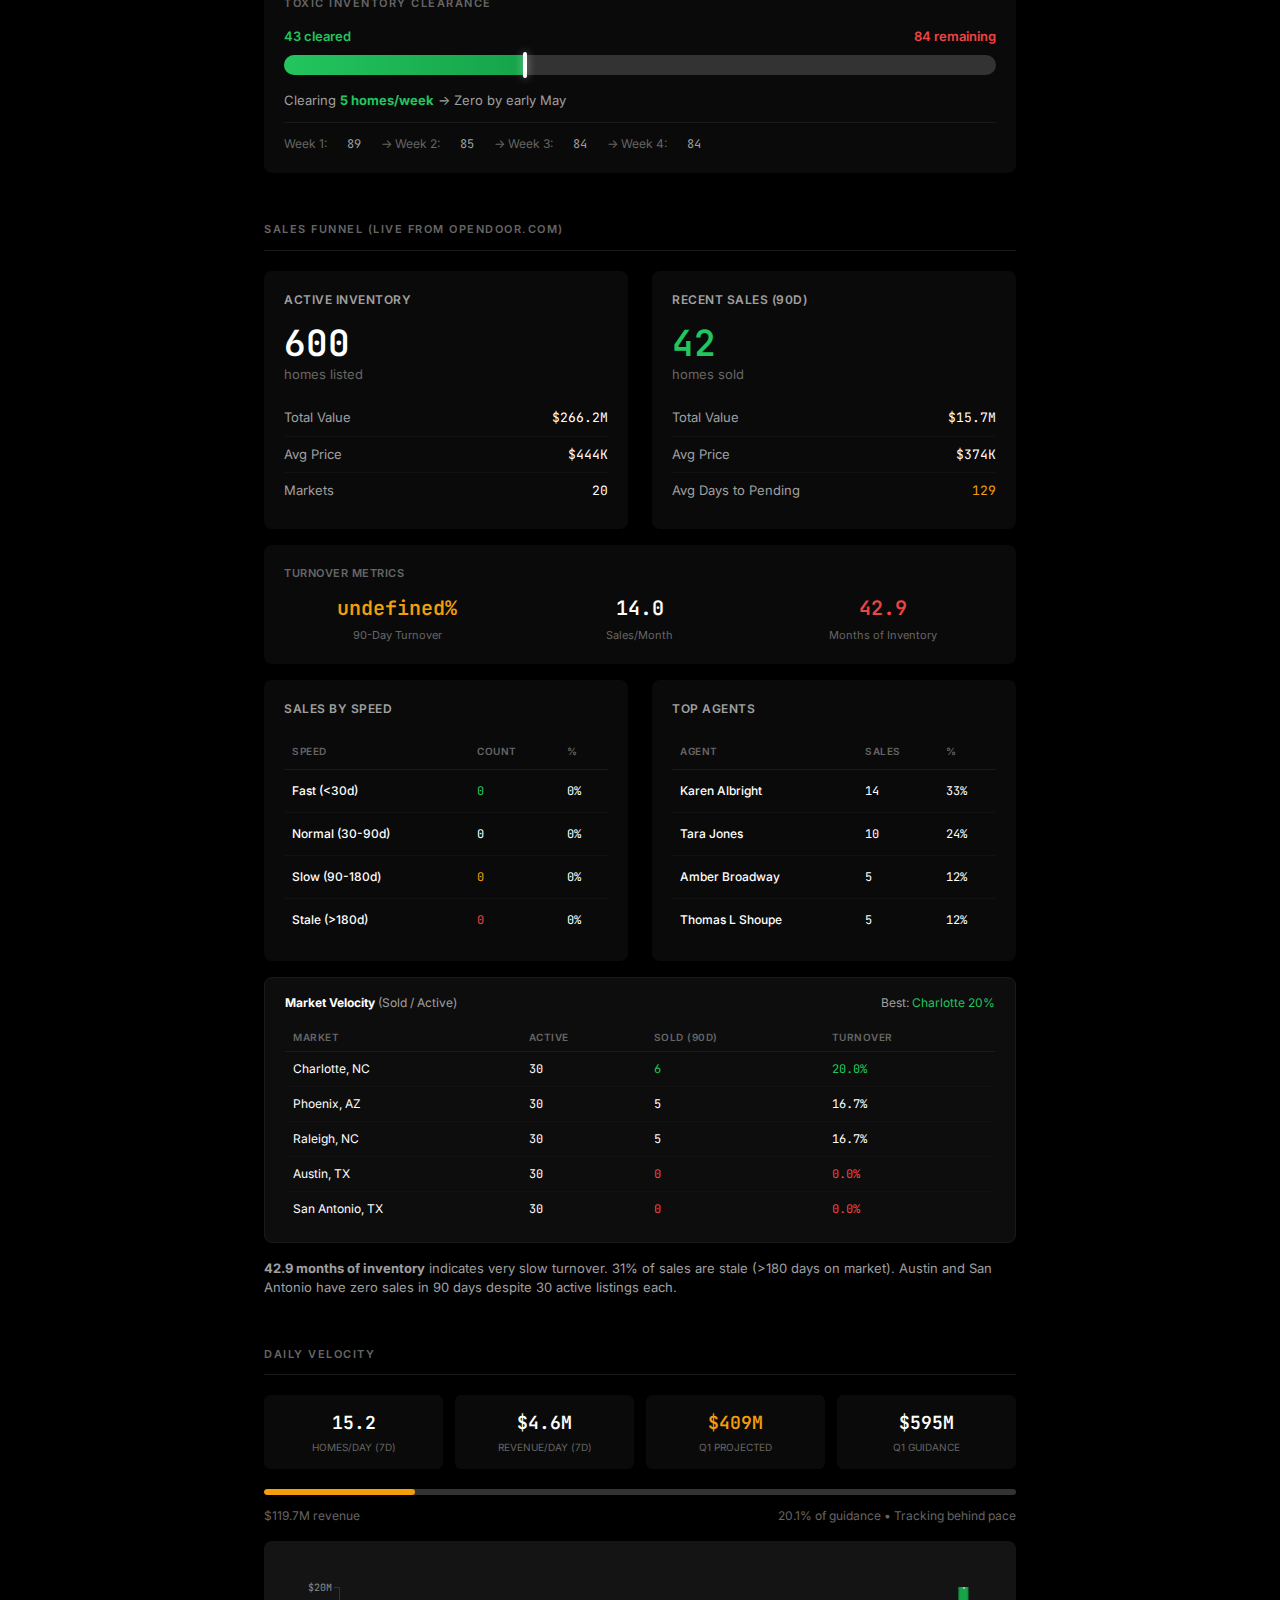
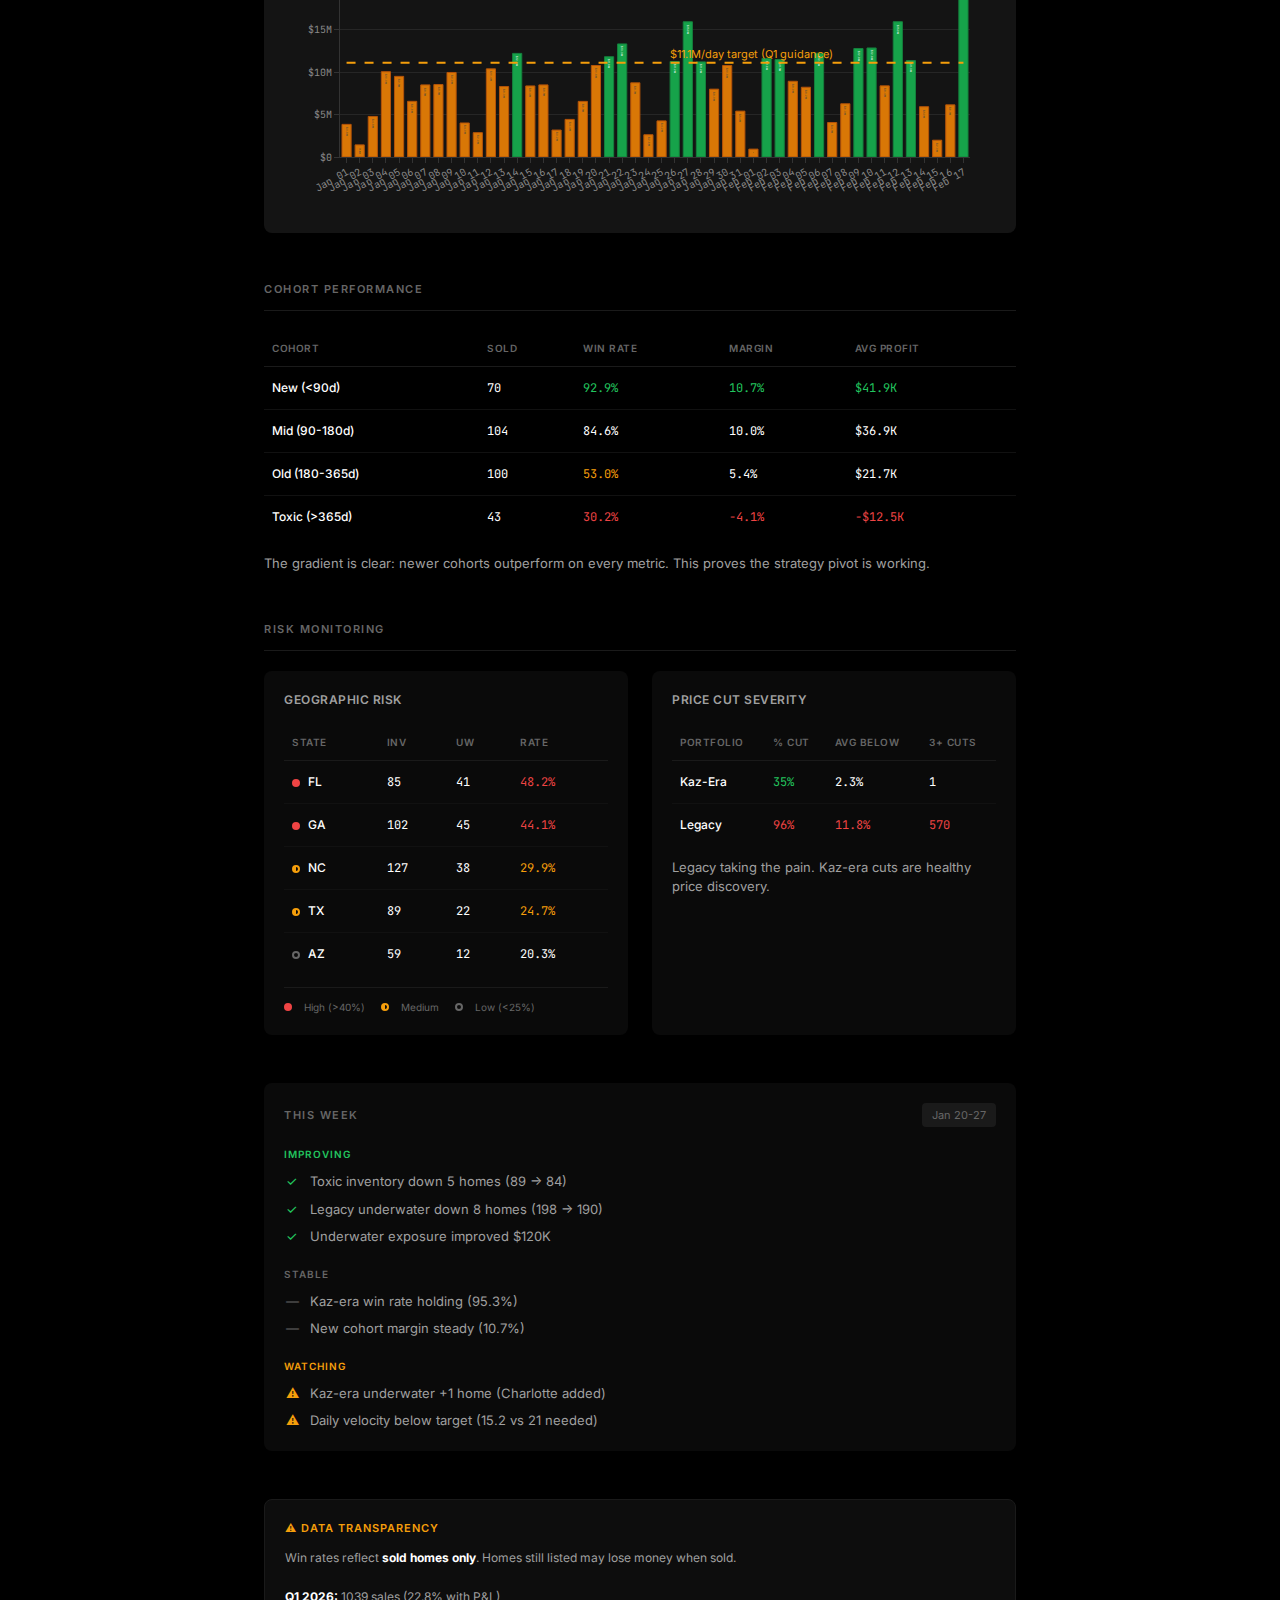
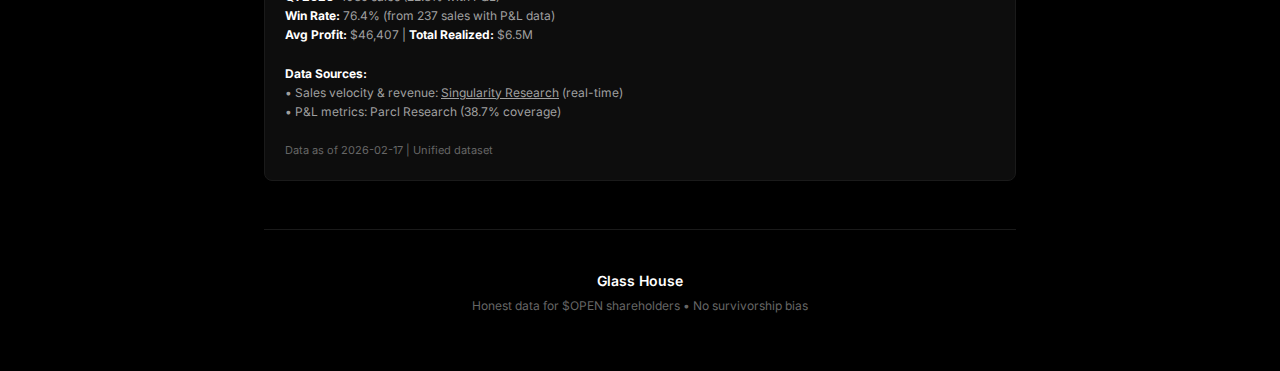
<file: dashboard-v6.html>
<!DOCTYPE html>
<html lang="en">
<head>
    <meta charset="UTF-8">
    <meta name="viewport" content="width=device-width, initial-scale=1.0">
    <title>Glass House — $OPEN Intelligence</title>
    <link rel="preconnect" href="https://fonts.googleapis.com">
    <link href="https://fonts.googleapis.com/css2?family=Inter:wght@400;500;600;700&family=JetBrains+Mono:wght@400;500;600&display=swap" rel="stylesheet">
    <script src="https://cdn.plot.ly/plotly-2.27.0.min.js"></script>
    <style>
        * { margin: 0; padding: 0; box-sizing: border-box; }

        :root {
            --green: #22c55e;
            --green-dim: rgba(34, 197, 94, 0.1);
            --amber: #f59e0b;
            --amber-dim: rgba(245, 158, 11, 0.1);
            --red: #ef4444;
            --red-dim: rgba(239, 68, 68, 0.1);
            --text: #ffffff;
            --text-2: #a0a0a0;
            --text-3: #666666;
            --text-4: #333333;
            --border: #1a1a1a;
            --surface: #0a0a0a;
            --card: #141414;
        }

        body {
            font-family: 'Inter', -apple-system, sans-serif;
            background: #000;
            color: var(--text);
            line-height: 1.5;
            -webkit-font-smoothing: antialiased;
        }

        .container {
            max-width: 800px;
            margin: 0 auto;
            padding: 32px 24px;
        }

        .mono { font-family: 'JetBrains Mono', monospace; }

        /* ============================================================
           HEADER
           ============================================================ */
        .header {
            display: flex;
            justify-content: space-between;
            align-items: center;
            padding-bottom: 20px;
            margin-bottom: 32px;
            border-bottom: 1px solid var(--border);
        }

        .header__brand {
            font-size: 15px;
            font-weight: 600;
            color: var(--text);
        }

        .header__right {
            display: flex;
            align-items: center;
            gap: 16px;
        }

        .header__ticker {
            font-family: 'JetBrains Mono', monospace;
            font-size: 13px;
            color: var(--text-2);
            background: var(--surface);
            padding: 4px 10px;
            border-radius: 4px;
        }

        .header__timestamp {
            font-size: 12px;
            color: var(--text-3);
        }

        .header__btn {
            background: var(--surface);
            border: 1px solid var(--border);
            color: var(--text-2);
            padding: 6px 12px;
            border-radius: 6px;
            font-size: 12px;
            cursor: pointer;
            transition: all 0.2s ease;
        }

        .header__btn:hover {
            background: #1a1a1a;
            color: var(--text);
        }

        /* ============================================================
           THE VERDICT (Top Hero Section)
           ============================================================ */
        .verdict {
            background: var(--surface);
            border-left: 3px solid var(--green);
            border-radius: 8px;
            padding: 24px 28px;
            margin-bottom: 40px;
        }

        .verdict__headline {
            font-size: 20px;
            font-weight: 700;
            color: var(--text);
            margin-bottom: 12px;
            letter-spacing: -0.02em;
        }

        .verdict__body {
            font-size: 14px;
            line-height: 1.7;
            color: var(--text-2);
            margin-bottom: 16px;
        }

        .verdict__warning {
            font-size: 13px;
            color: var(--amber);
            padding-top: 12px;
            border-top: 1px solid var(--border);
        }

        /* ============================================================
           SECTION STYLES (V3)
           ============================================================ */
        .section {
            margin-bottom: 48px;
        }

        .section-title {
            font-size: 11px;
            font-weight: 600;
            text-transform: uppercase;
            letter-spacing: 1.5px;
            color: var(--text-3);
            margin-bottom: 20px;
            padding-bottom: 12px;
            border-bottom: 1px solid var(--border);
        }

        /* ============================================================
           SPLIT PANEL (V3)
           ============================================================ */
        .split {
            display: grid;
            grid-template-columns: 1fr 1fr;
            gap: 24px;
        }

        .panel {
            background: var(--surface);
            border-radius: 8px;
            padding: 20px;
        }

        .panel-title {
            font-size: 12px;
            font-weight: 600;
            color: var(--text-2);
            margin-bottom: 16px;
            text-transform: uppercase;
            letter-spacing: 0.5px;
        }

        .big-num {
            font-family: 'JetBrains Mono', monospace;
            font-size: 36px;
            font-weight: 600;
            line-height: 1;
            margin-bottom: 4px;
        }

        .big-label {
            font-size: 13px;
            color: var(--text-3);
        }

        .stat-row {
            display: flex;
            justify-content: space-between;
            padding: 8px 0;
            font-size: 13px;
            border-bottom: 1px solid #111;
        }

        .stat-row:last-child { border-bottom: none; }
        .stat-label { color: var(--text-2); }
        .stat-value { font-family: 'JetBrains Mono', monospace; }

        .green { color: var(--green); }
        .amber { color: var(--amber); }
        .red { color: var(--red); }

        /* ============================================================
           EXPOSURE BOX (V3)
           ============================================================ */
        .exposure {
            background: var(--surface);
            border-radius: 8px;
            padding: 20px;
            margin-top: 16px;
        }

        .exposure-title {
            font-size: 11px;
            font-weight: 600;
            text-transform: uppercase;
            letter-spacing: 0.5px;
            color: var(--text-3);
            margin-bottom: 12px;
        }

        .exposure-grid {
            display: grid;
            grid-template-columns: repeat(3, 1fr);
            gap: 16px;
        }

        .exposure-item { text-align: center; }

        .exposure-num {
            font-family: 'JetBrains Mono', monospace;
            font-size: 20px;
            font-weight: 600;
        }

        .exposure-label {
            font-size: 11px;
            color: var(--text-3);
            margin-top: 4px;
        }

        /* ============================================================
           WATCHLIST (Inline in Kaz Section)
           ============================================================ */
        .watchlist {
            background: #0d0d0d;
            border: 1px solid var(--border);
            border-radius: 8px;
            padding: 16px 20px;
            margin-top: 16px;
        }

        .watchlist-header {
            display: flex;
            justify-content: space-between;
            align-items: center;
            margin-bottom: 12px;
            font-size: 12px;
            color: var(--text-2);
        }

        .watchlist-header strong { color: var(--text); }

        .watchlist-table {
            width: 100%;
            font-size: 12px;
            border-collapse: collapse;
        }

        .watchlist-table th {
            text-align: left;
            padding: 6px 8px;
            font-size: 10px;
            font-weight: 600;
            text-transform: uppercase;
            letter-spacing: 0.5px;
            color: var(--text-3);
            border-bottom: 1px solid var(--border);
        }

        .watchlist-table td {
            padding: 8px;
            border-bottom: 1px solid #111;
            font-family: 'JetBrains Mono', monospace;
        }

        .watchlist-table tr:last-child td { border-bottom: none; }
        .watchlist-table .name { font-family: 'Inter', sans-serif; }

        .status-badge {
            display: inline-block;
            font-size: 10px;
            font-weight: 500;
            padding: 2px 8px;
            border-radius: 4px;
            font-family: 'Inter', sans-serif;
        }

        .status-badge.concern { background: var(--amber-dim); color: var(--amber); }
        .status-badge.watching { background: rgba(102, 102, 102, 0.2); color: var(--text-2); }

        /* ============================================================
           TOXIC CLEARANCE SECTION
           ============================================================ */
        .toxic-clearance {
            background: var(--surface);
            border-radius: 8px;
            padding: 20px;
            margin-bottom: 48px;
        }

        .toxic-clearance__title {
            font-size: 11px;
            font-weight: 600;
            text-transform: uppercase;
            letter-spacing: 1.5px;
            color: var(--text-3);
            margin-bottom: 16px;
        }

        .toxic-clearance__labels {
            display: flex;
            justify-content: space-between;
            margin-bottom: 8px;
            font-size: 13px;
        }

        .toxic-clearance__cleared { color: var(--green); font-weight: 600; }
        .toxic-clearance__remaining { color: var(--red); font-weight: 600; }

        .toxic-clearance__bar {
            position: relative;
            height: 20px;
            background: var(--text-4);
            border-radius: 10px;
            overflow: visible;
            margin-bottom: 16px;
        }

        .toxic-clearance__fill {
            height: 100%;
            background: linear-gradient(90deg, var(--green) 0%, #16a34a 100%);
            border-radius: 10px 0 0 10px;
            position: relative;
        }

        .toxic-clearance__marker {
            position: absolute;
            right: -2px;
            top: -3px;
            width: 4px;
            height: 26px;
            background: var(--text);
            border-radius: 2px;
            box-shadow: 0 0 8px rgba(255, 255, 255, 0.5);
        }

        .toxic-clearance__projection {
            font-size: 13px;
            color: var(--text-2);
            margin-bottom: 12px;
        }

        .toxic-clearance__projection strong { color: var(--green); }

        .toxic-clearance__trend {
            display: flex;
            gap: 20px;
            font-size: 12px;
            color: var(--text-3);
            padding-top: 12px;
            border-top: 1px solid var(--border);
        }

        .toxic-clearance__trend span {
            font-family: 'JetBrains Mono', monospace;
            color: var(--text-2);
        }

        /* ============================================================
           VELOCITY / METRICS (V3)
           ============================================================ */
        .metrics-row {
            display: grid;
            grid-template-columns: repeat(4, 1fr);
            gap: 12px;
            margin-top: 16px;
        }

        .metric-card {
            background: var(--surface);
            border-radius: 6px;
            padding: 14px;
            text-align: center;
        }

        .metric-value {
            font-family: 'JetBrains Mono', monospace;
            font-size: 18px;
            font-weight: 600;
        }

        .metric-label {
            font-size: 10px;
            color: var(--text-3);
            margin-top: 4px;
            text-transform: uppercase;
        }

        .progress-bar {
            height: 6px;
            background: var(--text-4);
            border-radius: 3px;
            overflow: hidden;
            margin: 12px 0;
        }

        .progress-fill {
            height: 100%;
            border-radius: 3px;
        }

        /* ============================================================
           TABLES (V3)
           ============================================================ */
        .tbl {
            width: 100%;
            font-size: 13px;
            border-collapse: collapse;
        }

        .tbl th {
            text-align: left;
            padding: 10px 8px;
            font-size: 10px;
            font-weight: 600;
            text-transform: uppercase;
            letter-spacing: 0.5px;
            color: var(--text-3);
            border-bottom: 1px solid var(--border);
        }

        .tbl td {
            padding: 12px 8px;
            border-bottom: 1px solid #111;
            font-family: 'JetBrains Mono', monospace;
            font-size: 12px;
        }

        .tbl tr:last-child td { border-bottom: none; }
        .tbl .name { font-family: 'Inter', sans-serif; font-weight: 500; }

        .insight-text {
            margin-top: 16px;
            font-size: 13px;
            color: var(--text-2);
        }

        /* Risk Indicators */
        .risk-dot {
            display: inline-block;
            width: 8px;
            height: 8px;
            border-radius: 50%;
            margin-right: 8px;
            vertical-align: middle;
        }

        .risk-dot.high { background: var(--red); }
        .risk-dot.medium {
            background: linear-gradient(90deg, var(--amber) 50%, transparent 50%);
            border: 2px solid var(--amber);
            box-sizing: border-box;
        }
        .risk-dot.low {
            background: transparent;
            border: 2px solid var(--text-3);
            box-sizing: border-box;
        }

        .risk-legend {
            display: flex;
            gap: 16px;
            margin-top: 12px;
            padding-top: 12px;
            border-top: 1px solid var(--border);
            font-size: 10px;
            color: var(--text-3);
        }

        .risk-legend span {
            display: flex;
            align-items: center;
            gap: 4px;
        }

        /* ============================================================
           CHART CONTAINER
           ============================================================ */
        .chart-container {
            background: var(--card);
            border-radius: 8px;
            padding: 16px;
            margin-top: 16px;
        }

        #revenue-chart {
            width: 100%;
            height: 260px;
        }

        /* ============================================================
           THIS WEEK SECTION
           ============================================================ */
        .this-week {
            background: var(--surface);
            border-radius: 8px;
            padding: 20px;
        }

        .this-week__header {
            display: flex;
            justify-content: space-between;
            align-items: center;
            margin-bottom: 20px;
        }

        .this-week__title {
            font-size: 11px;
            font-weight: 600;
            text-transform: uppercase;
            letter-spacing: 1.5px;
            color: var(--text-3);
        }

        .this-week__date {
            font-size: 11px;
            color: var(--text-3);
            background: #1a1a1a;
            padding: 4px 10px;
            border-radius: 4px;
        }

        .this-week__group {
            margin-bottom: 20px;
        }

        .this-week__group:last-child { margin-bottom: 0; }

        .this-week__group-label {
            font-size: 10px;
            font-weight: 600;
            text-transform: uppercase;
            letter-spacing: 1px;
            margin-bottom: 10px;
        }

        .this-week__group-label.improving { color: var(--green); }
        .this-week__group-label.stable { color: var(--text-3); }
        .this-week__group-label.watching { color: var(--amber); }

        .this-week__items {
            display: flex;
            flex-direction: column;
            gap: 8px;
        }

        .this-week__item {
            display: flex;
            align-items: flex-start;
            gap: 10px;
            font-size: 13px;
            color: var(--text-2);
        }

        .this-week__icon {
            width: 16px;
            flex-shrink: 0;
            text-align: center;
        }

        .this-week__item.improving .this-week__icon { color: var(--green); }
        .this-week__item.stable .this-week__icon { color: var(--text-3); }
        .this-week__item.watching .this-week__icon { color: var(--amber); }

        /* ============================================================
           DISCLAIMER (V3)
           ============================================================ */
        .disclaimer {
            background: #0d0d0d;
            border: 1px solid var(--border);
            border-radius: 8px;
            padding: 20px;
            margin-top: 48px;
        }

        .disclaimer-title {
            font-size: 11px;
            font-weight: 600;
            text-transform: uppercase;
            letter-spacing: 1px;
            color: var(--amber);
            margin-bottom: 12px;
        }

        .disclaimer-text {
            font-size: 12px;
            color: var(--text-2);
            line-height: 1.6;
        }

        .disclaimer-text strong { color: var(--text); }

        /* ============================================================
           FOOTER (V3)
           ============================================================ */
        footer {
            text-align: center;
            padding: 40px 0 24px;
            border-top: 1px solid var(--border);
            margin-top: 48px;
        }

        .footer-brand { font-size: 14px; font-weight: 600; margin-bottom: 6px; }
        .footer-sub { font-size: 12px; color: var(--text-3); }

        /* ============================================================
           SCREENSHOT MODE
           ============================================================ */
        body.screenshot-mode .disclaimer,
        body.screenshot-mode footer {
            display: none !important;
        }

        body.screenshot-mode::after {
            content: 'Glass House';
            position: fixed;
            bottom: 16px;
            right: 20px;
            font-size: 12px;
            font-weight: 600;
            color: var(--text-3);
            opacity: 0.6;
        }

        /* ============================================================
           RESPONSIVE
           ============================================================ */
        @media (max-width: 600px) {
            .split { grid-template-columns: 1fr; }
            .metrics-row { grid-template-columns: repeat(2, 1fr); }
            .exposure-grid { grid-template-columns: repeat(2, 1fr); }
        }
    </style>
</head>
<body>
<div class="container">

    <!-- ============================================================
         HEADER
         ============================================================ -->
    <header class="header">
        <div class="header__brand">Glass House</div>
        <div class="header__right">
            <span class="header__ticker">$OPEN $5.90</span>
            <span class="header__timestamp" id="timestamp">Jan 27, 2026 • 4:15 PM</span>
            <button class="header__btn" onclick="toggleScreenshotMode()">&#128247; Screenshot</button>
        </div>
    </header>

    <!-- ============================================================
         THE VERDICT
         ============================================================ -->
    <section class="verdict">
        <h1 class="verdict__headline">Q1 TRACKING AT <span data-metric="pacing">94.9%</span> OF GUIDANCE</h1>
        <p class="verdict__body">
            <strong><span data-metric="q1-sales">715</span> homes sold</strong> in Q1 so far, generating
            <strong><span data-metric="q1-revenue">$274.1M</span></strong> revenue.
            Running at <strong><span data-metric="daily-avg-sales">22.0</span> homes/day</strong> —
            need ~24/day to hit $1B guidance.
        </p>
        <p class="verdict__body">
            Win rate holding at <strong><span data-metric="win-rate">79.1%</span></strong> with
            <strong><span data-metric="avg-profit">$46,407</span></strong> avg profit per win.
            Total realized P&L: <strong class="green"><span data-metric="total-realized">$8.4M</span></strong>.
        </p>
        <p class="verdict__warning">
            &#9888; <span data-metric="days-remaining">64</span> days left in Q1.
            Velocity needs to increase ~9% to hit guidance.
        </p>
    </section>

    <!-- ============================================================
         KAZ-ERA PORTFOLIO
         Kaz Nejatian became CEO Sep 10, 2025 (see src/config.py)
         ============================================================ -->
    <section class="section">
        <div class="section-title">Kaz-Era Portfolio (Acquired Sep 2025+)</div>

        <div class="split">
            <div class="panel">
                <div class="panel-title">Sold</div>
                <div class="big-num" id="kaz-sold-count">43</div>
                <div class="big-label">homes closed</div>
                <div style="margin-top: 16px;">
                    <div class="stat-row">
                        <span class="stat-label">Win Rate</span>
                        <span class="stat-value green" id="kaz-sold-wr">95.3%</span>
                    </div>
                    <div class="stat-row">
                        <span class="stat-label">Avg Profit</span>
                        <span class="stat-value green" id="kaz-sold-profit">$43.2K</span>
                    </div>
                    <div class="stat-row">
                        <span class="stat-label">Total Realized</span>
                        <span class="stat-value" id="kaz-sold-total">+$1.9M</span>
                    </div>
                </div>
            </div>

            <div class="panel">
                <div class="panel-title">Still Listed</div>
                <div class="big-num" id="kaz-listed-count">103</div>
                <div class="big-label">homes on market</div>
                <div style="margin-top: 16px;">
                    <div class="stat-row">
                        <span class="stat-label">Above Water</span>
                        <span class="stat-value green" id="kaz-listed-above">97.1% (100)</span>
                    </div>
                    <div class="stat-row">
                        <span class="stat-label">Underwater</span>
                        <span class="stat-value red" id="kaz-listed-uw">2.9% (3)</span>
                    </div>
                    <div class="stat-row">
                        <span class="stat-label">With Price Cuts</span>
                        <span class="stat-value amber" id="kaz-listed-cuts">35.0% (36)</span>
                    </div>
                </div>
            </div>
        </div>

        <!-- Kaz-Era Net Position -->
        <div class="exposure">
            <div class="exposure-title">Kaz-Era Net Position</div>
            <div class="exposure-grid">
                <div class="exposure-item">
                    <div class="exposure-num green" id="kaz-realized">+$2.9M</div>
                    <div class="exposure-label">Realized Gains</div>
                </div>
                <div class="exposure-item">
                    <div class="exposure-num" id="kaz-unrealized">+$6.8M</div>
                    <div class="exposure-label">Unrealized (Above)</div>
                </div>
                <div class="exposure-item">
                    <div class="exposure-num red" id="kaz-uw-exposure">-$12.2K</div>
                    <div class="exposure-label">Underwater Exposure</div>
                </div>
            </div>
        </div>

        <!-- Kaz-Era Watchlist (Inline) -->
        <div class="watchlist">
            <div class="watchlist-header">
                <span><strong id="uw-count">3</strong> homes underwater</span>
                <span>Total exposure: <span class="red" id="uw-total">-$12.2K</span></span>
            </div>
            <table class="watchlist-table">
                <thead>
                    <tr>
                        <th>Location</th>
                        <th>Days</th>
                        <th>Underwater</th>
                        <th>Cuts</th>
                        <th>Status</th>
                    </tr>
                </thead>
                <tbody id="watchlist-body">
                    <tr>
                        <td class="name">Charlotte, NC</td>
                        <td>47</td>
                        <td class="red">-$10.5K</td>
                        <td>2</td>
                        <td><span class="status-badge concern">Concern</span></td>
                    </tr>
                    <tr>
                        <td class="name">Maricopa, AZ</td>
                        <td>15</td>
                        <td class="red">-$1.6K</td>
                        <td>1</td>
                        <td><span class="status-badge watching">Watching</span></td>
                    </tr>
                    <tr>
                        <td class="name">Stone Mountain, GA</td>
                        <td>18</td>
                        <td class="red">-$77</td>
                        <td>1</td>
                        <td><span class="status-badge watching">Watching</span></td>
                    </tr>
                </tbody>
            </table>
        </div>
    </section>

    <!-- ============================================================
         LEGACY PORTFOLIO
         ============================================================ -->
    <section class="section">
        <div class="section-title">Legacy Portfolio (Pre-Kaz)</div>

        <div class="split">
            <div class="panel">
                <div class="panel-title">Sold</div>
                <div class="big-num" id="legacy-sold-count">276</div>
                <div class="big-label">homes closed</div>
                <div style="margin-top: 16px;">
                    <div class="stat-row">
                        <span class="stat-label">Win Rate</span>
                        <span class="stat-value amber" id="legacy-sold-wr">64.5%</span>
                    </div>
                    <div class="stat-row">
                        <span class="stat-label">Avg Profit</span>
                        <span class="stat-value" id="legacy-sold-profit">$23.7K</span>
                    </div>
                    <div class="stat-row">
                        <span class="stat-label">Total Realized</span>
                        <span class="stat-value" id="legacy-sold-total">+$6.5M</span>
                    </div>
                </div>
            </div>

            <div class="panel">
                <div class="panel-title">Still Listed</div>
                <div class="big-num" id="legacy-listed-count">661</div>
                <div class="big-label">homes on market</div>
                <div style="margin-top: 16px;">
                    <div class="stat-row">
                        <span class="stat-label">Above Water</span>
                        <span class="stat-value" id="legacy-listed-above">71.3% (471)</span>
                    </div>
                    <div class="stat-row">
                        <span class="stat-label">Underwater</span>
                        <span class="stat-value red" id="legacy-listed-uw">28.7% (190)</span>
                    </div>
                    <div class="stat-row">
                        <span class="stat-label">With Price Cuts</span>
                        <span class="stat-value red" id="legacy-listed-cuts">96.1% (635)</span>
                    </div>
                </div>
            </div>
        </div>

        <div class="exposure">
            <div class="exposure-title">Legacy Exposure</div>
            <div class="exposure-grid">
                <div class="exposure-item">
                    <div class="exposure-num red" id="legacy-uw-exposure">-$5.1M</div>
                    <div class="exposure-label">Underwater Exposure</div>
                </div>
                <div class="exposure-item">
                    <div class="exposure-num" id="legacy-toxic-remaining">84</div>
                    <div class="exposure-label">Toxic Remaining</div>
                </div>
                <div class="exposure-item">
                    <div class="exposure-num" id="legacy-weeks">~17 wks</div>
                    <div class="exposure-label">To Clear</div>
                </div>
            </div>
        </div>
    </section>

    <!-- ============================================================
         TOXIC INVENTORY CLEARANCE
         ============================================================ -->
    <section class="toxic-clearance">
        <div class="toxic-clearance__title">Toxic Inventory Clearance</div>

        <div class="toxic-clearance__labels">
            <span class="toxic-clearance__cleared"><span id="toxic-cleared">43</span> cleared</span>
            <span class="toxic-clearance__remaining"><span id="toxic-remaining">84</span> remaining</span>
        </div>

        <div class="toxic-clearance__bar">
            <div class="toxic-clearance__fill" id="toxic-bar" style="width: 33.9%">
                <div class="toxic-clearance__marker"></div>
            </div>
        </div>

        <p class="toxic-clearance__projection">
            Clearing <strong><span id="clearance-rate">5</span> homes/week</strong> → Zero by early May
        </p>

        <div class="toxic-clearance__trend">
            Week 1: <span>89</span> →
            Week 2: <span>85</span> →
            Week 3: <span>84</span> →
            Week 4: <span>84</span>
        </div>
    </section>

    <!-- ============================================================
         SALES FUNNEL
         ============================================================ -->
    <section class="section">
        <div class="section-title">Sales Funnel (Live from Opendoor.com)</div>

        <div class="split">
            <div class="panel">
                <div class="panel-title">Active Inventory</div>
                <div class="big-num" id="funnel-active">600</div>
                <div class="big-label">homes listed</div>
                <div style="margin-top: 16px;">
                    <div class="stat-row">
                        <span class="stat-label">Total Value</span>
                        <span class="stat-value" id="funnel-active-value">$260.0M</span>
                    </div>
                    <div class="stat-row">
                        <span class="stat-label">Avg Price</span>
                        <span class="stat-value" id="funnel-active-avg">$433K</span>
                    </div>
                    <div class="stat-row">
                        <span class="stat-label">Markets</span>
                        <span class="stat-value" id="funnel-markets">20</span>
                    </div>
                </div>
            </div>

            <div class="panel">
                <div class="panel-title">Recent Sales (90d)</div>
                <div class="big-num green" id="funnel-sold">42</div>
                <div class="big-label">homes sold</div>
                <div style="margin-top: 16px;">
                    <div class="stat-row">
                        <span class="stat-label">Total Value</span>
                        <span class="stat-value" id="funnel-sold-value">$15.7M</span>
                    </div>
                    <div class="stat-row">
                        <span class="stat-label">Avg Price</span>
                        <span class="stat-value" id="funnel-sold-avg">$374K</span>
                    </div>
                    <div class="stat-row">
                        <span class="stat-label">Avg Days to Pending</span>
                        <span class="stat-value amber" id="funnel-avg-days">129</span>
                    </div>
                </div>
            </div>
        </div>

        <!-- Turnover Metrics -->
        <div class="exposure">
            <div class="exposure-title">Turnover Metrics</div>
            <div class="exposure-grid">
                <div class="exposure-item">
                    <div class="exposure-num amber" id="funnel-turnover">7.0%</div>
                    <div class="exposure-label">90-Day Turnover</div>
                </div>
                <div class="exposure-item">
                    <div class="exposure-num" id="funnel-monthly">14.0</div>
                    <div class="exposure-label">Sales/Month</div>
                </div>
                <div class="exposure-item">
                    <div class="exposure-num red" id="funnel-months-inv">42.9</div>
                    <div class="exposure-label">Months of Inventory</div>
                </div>
            </div>
        </div>

        <!-- Sales by Speed -->
        <div class="split" style="margin-top: 16px;">
            <div class="panel">
                <div class="panel-title">Sales by Speed</div>
                <table class="tbl">
                    <thead>
                        <tr><th>Speed</th><th>Count</th><th>%</th></tr>
                    </thead>
                    <tbody id="funnel-speed-table">
                        <tr><td class="name">Fast (&lt;30d)</td><td class="green">10</td><td>24%</td></tr>
                        <tr><td class="name">Normal (30-90d)</td><td>13</td><td>31%</td></tr>
                        <tr><td class="name">Slow (90-180d)</td><td class="amber">6</td><td>14%</td></tr>
                        <tr><td class="name">Stale (&gt;180d)</td><td class="red">13</td><td>31%</td></tr>
                    </tbody>
                </table>
            </div>

            <div class="panel">
                <div class="panel-title">Top Agents</div>
                <table class="tbl">
                    <thead>
                        <tr><th>Agent</th><th>Sales</th><th>%</th></tr>
                    </thead>
                    <tbody id="funnel-agent-table">
                        <tr><td class="name">Karen Albright</td><td>14</td><td>33%</td></tr>
                        <tr><td class="name">Tara Jones</td><td>10</td><td>24%</td></tr>
                        <tr><td class="name">Amber Broadway</td><td>5</td><td>12%</td></tr>
                        <tr><td class="name">Thomas L Shoupe</td><td>5</td><td>12%</td></tr>
                    </tbody>
                </table>
            </div>
        </div>

        <!-- Market Velocity -->
        <div class="watchlist" style="margin-top: 16px;">
            <div class="watchlist-header">
                <span><strong>Market Velocity</strong> (Sold / Active)</span>
                <span>Best: <span class="green">Charlotte 20%</span></span>
            </div>
            <table class="watchlist-table">
                <thead>
                    <tr>
                        <th>Market</th>
                        <th>Active</th>
                        <th>Sold (90d)</th>
                        <th>Turnover</th>
                    </tr>
                </thead>
                <tbody id="funnel-market-table">
                    <tr>
                        <td class="name">Charlotte, NC</td>
                        <td>30</td>
                        <td class="green">6</td>
                        <td class="green">20.0%</td>
                    </tr>
                    <tr>
                        <td class="name">Phoenix, AZ</td>
                        <td>30</td>
                        <td>5</td>
                        <td>16.7%</td>
                    </tr>
                    <tr>
                        <td class="name">Raleigh, NC</td>
                        <td>30</td>
                        <td>5</td>
                        <td>16.7%</td>
                    </tr>
                    <tr>
                        <td class="name">Austin, TX</td>
                        <td>30</td>
                        <td class="red">0</td>
                        <td class="red">0.0%</td>
                    </tr>
                    <tr>
                        <td class="name">San Antonio, TX</td>
                        <td>30</td>
                        <td class="red">0</td>
                        <td class="red">0.0%</td>
                    </tr>
                </tbody>
            </table>
        </div>

        <div class="insight-text">
            <strong>42.9 months of inventory</strong> indicates very slow turnover. 31% of sales are stale (&gt;180 days on market).
            Austin and San Antonio have zero sales in 90 days despite 30 active listings each.
        </div>
    </section>

    <!-- ============================================================
         DAILY VELOCITY
         ============================================================ -->
    <section class="section">
        <div class="section-title">Daily Velocity</div>

        <div class="metrics-row">
            <div class="metric-card">
                <div class="metric-value" id="vel-homes">15.2</div>
                <div class="metric-label">Homes/Day (7d)</div>
            </div>
            <div class="metric-card">
                <div class="metric-value" id="vel-rev">$4.6M</div>
                <div class="metric-label">Revenue/Day (7d)</div>
            </div>
            <div class="metric-card">
                <div class="metric-value amber" id="vel-proj">$409M</div>
                <div class="metric-label">Q1 Projected</div>
            </div>
            <div class="metric-card">
                <div class="metric-value" id="vel-target">$595M</div>
                <div class="metric-label">Q1 Guidance</div>
            </div>
        </div>

        <div class="progress-bar" style="margin-top: 20px;">
            <div class="progress-fill" id="q1-progress" style="width: 20.1%; background: var(--amber);"></div>
        </div>
        <div style="display: flex; justify-content: space-between; font-size: 12px; color: var(--text-3); margin-top: 8px;">
            <span><span id="q1-rev">$119.7M</span> revenue</span>
            <span><span id="q1-pct">20.1%</span> of guidance • Tracking behind pace</span>
        </div>

        <!-- Revenue Chart -->
        <div class="chart-container">
            <div id="revenue-chart"></div>
        </div>
    </section>

    <!-- ============================================================
         COHORT PERFORMANCE
         ============================================================ -->
    <section class="section">
        <div class="section-title">Cohort Performance</div>

        <table class="tbl">
            <thead>
                <tr>
                    <th>Cohort</th>
                    <th>Sold</th>
                    <th>Win Rate</th>
                    <th>Margin</th>
                    <th>Avg Profit</th>
                </tr>
            </thead>
            <tbody id="cohort-table">
                <tr><td class="name">New (&lt;90d)</td><td>70</td><td class="green">92.9%</td><td class="green">10.7%</td><td class="green">$41.9K</td></tr>
                <tr><td class="name">Mid (90-180d)</td><td>104</td><td>84.6%</td><td>10.0%</td><td>$36.9K</td></tr>
                <tr><td class="name">Old (180-365d)</td><td>100</td><td class="amber">53.0%</td><td>5.4%</td><td>$21.7K</td></tr>
                <tr><td class="name">Toxic (&gt;365d)</td><td>43</td><td class="red">30.2%</td><td class="red">-4.1%</td><td class="red">-$12.5K</td></tr>
            </tbody>
        </table>

        <div class="insight-text">
            The gradient is clear: newer cohorts outperform on every metric. This proves the strategy pivot is working.
        </div>
    </section>

    <!-- ============================================================
         RISK MONITORING
         ============================================================ -->
    <section class="section">
        <div class="section-title">Risk Monitoring</div>

        <div class="split">
            <!-- Geographic Risk -->
            <div class="panel">
                <div class="panel-title">Geographic Risk</div>
                <table class="tbl">
                    <thead>
                        <tr><th>State</th><th>Inv</th><th>UW</th><th>Rate</th></tr>
                    </thead>
                    <tbody>
                        <tr><td class="name"><span class="risk-dot high"></span>FL</td><td>85</td><td>41</td><td class="red">48.2%</td></tr>
                        <tr><td class="name"><span class="risk-dot high"></span>GA</td><td>102</td><td>45</td><td class="red">44.1%</td></tr>
                        <tr><td class="name"><span class="risk-dot medium"></span>NC</td><td>127</td><td>38</td><td class="amber">29.9%</td></tr>
                        <tr><td class="name"><span class="risk-dot medium"></span>TX</td><td>89</td><td>22</td><td class="amber">24.7%</td></tr>
                        <tr><td class="name"><span class="risk-dot low"></span>AZ</td><td>59</td><td>12</td><td>20.3%</td></tr>
                    </tbody>
                </table>
                <div class="risk-legend">
                    <span><span class="risk-dot high"></span>High (&gt;40%)</span>
                    <span><span class="risk-dot medium"></span>Medium</span>
                    <span><span class="risk-dot low"></span>Low (&lt;25%)</span>
                </div>
            </div>

            <!-- Price Cut Severity -->
            <div class="panel">
                <div class="panel-title">Price Cut Severity</div>
                <table class="tbl">
                    <thead>
                        <tr><th>Portfolio</th><th>% Cut</th><th>Avg Below</th><th>3+ Cuts</th></tr>
                    </thead>
                    <tbody>
                        <tr><td class="name">Kaz-Era</td><td class="green">35%</td><td>2.3%</td><td>1</td></tr>
                        <tr><td class="name">Legacy</td><td class="red">96%</td><td class="red">11.8%</td><td class="red">570</td></tr>
                    </tbody>
                </table>
                <div class="insight-text" style="margin-top: 12px;">
                    Legacy taking the pain. Kaz-era cuts are healthy price discovery.
                </div>
            </div>
        </div>
    </section>

    <!-- ============================================================
         THIS WEEK
         ============================================================ -->
    <section class="section">
        <div class="this-week">
            <div class="this-week__header">
                <span class="this-week__title">This Week</span>
                <span class="this-week__date">Jan 20-27</span>
            </div>

            <div class="this-week__group">
                <div class="this-week__group-label improving">Improving</div>
                <div class="this-week__items">
                    <div class="this-week__item improving">
                        <span class="this-week__icon">&#10003;</span>
                        <span>Toxic inventory down 5 homes (89 → 84)</span>
                    </div>
                    <div class="this-week__item improving">
                        <span class="this-week__icon">&#10003;</span>
                        <span>Legacy underwater down 8 homes (198 → 190)</span>
                    </div>
                    <div class="this-week__item improving">
                        <span class="this-week__icon">&#10003;</span>
                        <span>Underwater exposure improved $120K</span>
                    </div>
                </div>
            </div>

            <div class="this-week__group">
                <div class="this-week__group-label stable">Stable</div>
                <div class="this-week__items">
                    <div class="this-week__item stable">
                        <span class="this-week__icon">—</span>
                        <span>Kaz-era win rate holding (95.3%)</span>
                    </div>
                    <div class="this-week__item stable">
                        <span class="this-week__icon">—</span>
                        <span>New cohort margin steady (10.7%)</span>
                    </div>
                </div>
            </div>

            <div class="this-week__group">
                <div class="this-week__group-label watching">Watching</div>
                <div class="this-week__items">
                    <div class="this-week__item watching">
                        <span class="this-week__icon">&#9888;</span>
                        <span>Kaz-era underwater +1 home (Charlotte added)</span>
                    </div>
                    <div class="this-week__item watching">
                        <span class="this-week__icon">&#9888;</span>
                        <span>Daily velocity below target (15.2 vs 21 needed)</span>
                    </div>
                </div>
            </div>
        </div>
    </section>

    <!-- ============================================================
         DATA TRANSPARENCY
         ============================================================ -->
    <div class="disclaimer">
        <div class="disclaimer-title">&#9888; Data Transparency</div>
        <div class="disclaimer-text">
            Win rates reflect <strong>sold homes only</strong>. Homes still listed may lose money when sold.<br><br>
            <strong>Q1 2026:</strong> <span data-metric="data-coverage">715 sales (38.7% with P&L)</span><br>
            <strong>Win Rate:</strong> <span data-metric="win-rate">79.1%</span> (from <span data-metric="pnl-sample">277</span> sales with P&L data)<br>
            <strong>Avg Profit:</strong> <span data-metric="avg-profit">$46,407</span> | <strong>Total Realized:</strong> <span data-metric="total-realized">$8.4M</span><br><br>
            <strong>Data Sources:</strong><br>
            • Sales velocity & revenue: <a href="https://singularityresearchfund.com/opendoor-tracker" target="_blank" style="color: var(--text-2);">Singularity Research</a> (real-time)<br>
            • P&L metrics: Parcl Research (38.7% coverage)<br><br>
            <span style="color: var(--text-3); font-size: 11px;">Data as of <span data-metric="as-of">Jan 26, 2026</span> | Unified dataset</span>
        </div>
    </div>

    <!-- Footer -->
    <footer>
        <div class="footer-brand">Glass House</div>
        <div class="footer-sub">Honest data for $OPEN shareholders • No survivorship bias</div>
    </footer>

</div>

<script>
// ============================================================
// UTILITIES
// ============================================================
function fmt(v) {
    if (Math.abs(v) >= 1e6) return '$' + (v/1e6).toFixed(1) + 'M';
    if (Math.abs(v) >= 1e3) return '$' + (v/1e3).toFixed(1) + 'K';
    return '$' + v.toFixed(0);
}

function formatDate(dateStr) {
    const d = new Date(dateStr);
    return d.toLocaleDateString('en-US', { month: 'short', day: 'numeric' });
}

// ============================================================
// REVENUE CHART - DAILY REVENUE (Sample Data)
// ============================================================
function renderRevenueChart(data) {
    const el = document.getElementById('revenue-chart');
    if (!el) return;

    // Use data from unified dataset, or fallback to defaults
    let chartData;
    if (data && data.revenue_chart && data.revenue_chart.length > 0) {
        chartData = data.revenue_chart.map(d => ({
            date: d.date,
            revenue: d.revenue,
            sales: d.sales_count
        }));
    } else {
        // Fallback data if JSON not loaded
        chartData = [
            { date: 'Jan 01', revenue: 3840000, sales: 9 },
            { date: 'Jan 02', revenue: 1330000, sales: 5 },
            { date: 'Jan 03', revenue: 4940000, sales: 14 },
            { date: 'Jan 04', revenue: 10220000, sales: 27 },
            { date: 'Jan 05', revenue: 9070000, sales: 25 },
            { date: 'Jan 06', revenue: 6930000, sales: 19 },
            { date: 'Jan 07', revenue: 9090000, sales: 20 },
            { date: 'Jan 08', revenue: 8310000, sales: 20 },
            { date: 'Jan 09', revenue: 9750000, sales: 26 },
            { date: 'Jan 10', revenue: 3730000, sales: 11 },
            { date: 'Jan 11', revenue: 2860000, sales: 9 },
            { date: 'Jan 12', revenue: 10840000, sales: 25 },
            { date: 'Jan 13', revenue: 10170000, sales: 27 },
            { date: 'Jan 14', revenue: 12320000, sales: 33 },
            { date: 'Jan 15', revenue: 8370000, sales: 20 },
            { date: 'Jan 16', revenue: 9430000, sales: 25 },
            { date: 'Jan 17', revenue: 3180000, sales: 9 },
            { date: 'Jan 18', revenue: 5090000, sales: 14 },
            { date: 'Jan 19', revenue: 8530000, sales: 24 },
            { date: 'Jan 20', revenue: 14270000, sales: 41 },
            { date: 'Jan 21', revenue: 13270000, sales: 33 },
            { date: 'Jan 22', revenue: 15810000, sales: 40 },
            { date: 'Jan 23', revenue: 12930000, sales: 31 },
            { date: 'Jan 24', revenue: 2780000, sales: 9 },
            { date: 'Jan 25', revenue: 5880000, sales: 18 },
            { date: 'Jan 26', revenue: 14380000, sales: 37 }
        ];
    }

    // Q1 guidance: $1B / 90 days = $11.1M/day target
    const TARGET = 11100000;
    const dates = chartData.map(d => d.date);
    const revenues = chartData.map(d => d.revenue);
    const salesCounts = chartData.map(d => d.sales || 0);
    // Calmer colors - darker green for above target, muted amber for below
    const colors = revenues.map(r => r >= TARGET ? '#16a34a' : '#d97706');

    const traces = [
        {
            x: dates,
            y: revenues,
            type: 'bar',
            marker: {
                color: colors,
                line: { color: colors.map(c => c === '#16a34a' ? '#15803d' : '#b45309'), width: 1 }
            },
            hovertemplate: '%{x}<br>%{customdata[0]}<br>%{customdata[1]} sales<extra></extra>',
            customdata: revenues.map((r, i) => [fmt(r), salesCounts[i]]),
            text: revenues.map(r => fmt(r))
        },
        {
            x: [dates[0], dates[dates.length - 1]],
            y: [TARGET, TARGET],
            type: 'scatter',
            mode: 'lines',
            line: { color: '#f59e0b', width: 2, dash: 'dash' },
            hoverinfo: 'skip',
            showlegend: false
        }
    ];

    const layout = {
        paper_bgcolor: '#141414',
        plot_bgcolor: '#141414',
        font: { color: '#a0a0a0', family: 'Inter, sans-serif', size: 11 },
        margin: { t: 30, r: 30, b: 60, l: 60 },
        showlegend: false,
        bargap: 0.3,
        xaxis: {
            tickangle: -30,
            gridcolor: 'transparent',
            linecolor: '#333',
            showline: true,
            showticklabels: true,
            tickfont: { size: 10, family: 'JetBrains Mono, monospace', color: '#888' },
            ticks: 'outside',
            tickcolor: '#333'
        },
        yaxis: {
            range: [0, 20000000],
            tickmode: 'array',
            tickvals: [0, 5000000, 10000000, 15000000, 20000000],
            ticktext: ['$0', '$5M', '$10M', '$15M', '$20M'],
            showline: true,
            showticklabels: true,
            gridcolor: '#262626',
            linecolor: '#333',
            tickfont: { size: 10, family: 'JetBrains Mono, monospace', color: '#888' },
            ticks: 'outside',
            tickcolor: '#333',
            zeroline: true,
            zerolinecolor: '#333'
        },
        annotations: [{
            x: dates[Math.floor(dates.length / 2)],
            y: TARGET,
            text: '  $11.1M/day target (Q1 guidance)',
            showarrow: false,
            xanchor: 'left',
            yanchor: 'bottom',
            font: { size: 11, color: '#f59e0b', family: 'Inter, sans-serif' }
        }]
    };

    Plotly.newPlot(el, traces, layout, { displayModeBar: false, responsive: true });
}

// ============================================================
// SCREENSHOT MODE
// ============================================================
function toggleScreenshotMode() {
    document.body.classList.toggle('screenshot-mode');
}

document.addEventListener('keydown', function(e) {
    if ((e.ctrlKey || e.metaKey) && e.shiftKey && e.key === 'S') {
        e.preventDefault();
        toggleScreenshotMode();
    }
});

// ============================================================
// INIT
// ============================================================
async function init() {
    try {
        const r = await fetch('outputs/unified_dashboard_data.json');
        if (r.ok) {
            const data = await r.json();
            renderRevenueChart(data);
            updateDashboardMetrics(data);
        } else {
            renderRevenueChart(null);
        }
    } catch (e) {
        console.error('Failed to load dashboard data:', e);
        renderRevenueChart(null);
    }
}

// Update sales funnel section
function updateSalesFunnel(data) {
    if (!data || !data.sales_funnel) return;
    const sf = data.sales_funnel;

    // Active inventory
    if (sf.active_inventory) {
        const ai = sf.active_inventory;
        updateText('#funnel-active', ai.total?.toLocaleString());
        updateText('#funnel-active-value', '$' + (ai.total_value / 1e6).toFixed(1) + 'M');
        updateText('#funnel-active-avg', '$' + Math.round(ai.avg_price / 1000) + 'K');
        updateText('#funnel-markets', ai.markets_count);
    }

    // Recent sales
    if (sf.recent_sales) {
        const rs = sf.recent_sales;
        updateText('#funnel-sold', rs.total?.toLocaleString());
        updateText('#funnel-sold-value', '$' + (rs.total_value / 1e6).toFixed(1) + 'M');
        updateText('#funnel-sold-avg', '$' + Math.round(rs.avg_price / 1000) + 'K');
        if (rs.days_to_pending) {
            updateText('#funnel-avg-days', rs.days_to_pending.avg);
        }

        // Update speed table
        if (rs.by_speed) {
            const speedTable = document.getElementById('funnel-speed-table');
            if (speedTable) {
                const total = Object.values(rs.by_speed).reduce((a, b) => a + b, 0);
                const speedMap = {
                    'fast_under_30d': { label: 'Fast (<30d)', class: 'green' },
                    'normal_30_90d': { label: 'Normal (30-90d)', class: '' },
                    'slow_90_180d': { label: 'Slow (90-180d)', class: 'amber' },
                    'stale_over_180d': { label: 'Stale (>180d)', class: 'red' }
                };
                let html = '';
                for (const [key, info] of Object.entries(speedMap)) {
                    const count = rs.by_speed[key] || 0;
                    const pct = total > 0 ? Math.round(count / total * 100) : 0;
                    html += `<tr><td class="name">${info.label}</td><td class="${info.class}">${count}</td><td>${pct}%</td></tr>`;
                }
                speedTable.innerHTML = html;
            }
        }

        // Update agent table
        if (rs.by_agent) {
            const agentTable = document.getElementById('funnel-agent-table');
            if (agentTable) {
                const total = Object.values(rs.by_agent).reduce((a, b) => a + b, 0);
                const agents = Object.entries(rs.by_agent).slice(0, 4);
                let html = '';
                for (const [agent, count] of agents) {
                    const pct = total > 0 ? Math.round(count / total * 100) : 0;
                    html += `<tr><td class="name">${agent}</td><td>${count}</td><td>${pct}%</td></tr>`;
                }
                agentTable.innerHTML = html;
            }
        }
    }

    // Turnover metrics
    if (sf.turnover) {
        const t = sf.turnover;
        updateText('#funnel-turnover', t.turnover_rate_90d_pct?.toFixed(1) + '%');
        updateText('#funnel-monthly', t.monthly_velocity?.toFixed(1));
        updateText('#funnel-months-inv', t.months_of_inventory?.toFixed(1));
    }

    // Market velocity table
    if (sf.market_velocity) {
        const marketTable = document.getElementById('funnel-market-table');
        if (marketTable) {
            const markets = sf.market_velocity.slice(0, 5);
            let html = '';
            for (const m of markets) {
                const turnoverClass = m.turnover_pct >= 15 ? 'green' : m.turnover_pct === 0 ? 'red' : '';
                const soldClass = m.sold_90d === 0 ? 'red' : m.sold_90d >= 5 ? 'green' : '';
                html += `<tr>
                    <td class="name">${m.market.replace(/-/g, ' ').replace(/\\b\\w/g, l => l.toUpperCase())}</td>
                    <td>${m.active}</td>
                    <td class="${soldClass}">${m.sold_90d}</td>
                    <td class="${turnoverClass}">${m.turnover_pct?.toFixed(1)}%</td>
                </tr>`;
            }
            marketTable.innerHTML = html;
        }
    }
}

// Update dashboard metrics from unified data
function updateDashboardMetrics(data) {
    if (!data) return;

    // Update sales funnel
    updateSalesFunnel(data);

    // Update timestamp
    const tsEl = document.querySelector('.header__timestamp');
    if (tsEl && data.as_of) {
        tsEl.textContent = `Data: ${data.as_of}`;
    }
    updateText('[data-metric="as-of"]', data.as_of);

    // Update velocity metrics
    if (data.velocity) {
        updateText('[data-metric="q1-sales"]', data.velocity.q1_sales?.toLocaleString());
        updateText('[data-metric="q1-revenue"]', '$' + (data.velocity.q1_revenue / 1000000).toFixed(1) + 'M');
        updateText('[data-metric="daily-avg-sales"]', data.velocity.daily_avg_sales?.toFixed(1));
    }

    // Update P&L metrics
    if (data.pnl) {
        // Update all instances of win-rate
        document.querySelectorAll('[data-metric="win-rate"]').forEach(el => {
            el.textContent = data.pnl.win_rate?.toFixed(1) + '%';
        });
        updateText('[data-metric="avg-profit"]', '$' + data.pnl.avg_profit?.toLocaleString());
        // Update all instances of total-realized
        document.querySelectorAll('[data-metric="total-realized"]').forEach(el => {
            el.textContent = '$' + (data.pnl.total_realized / 1000000).toFixed(1) + 'M';
        });
        updateText('[data-metric="pnl-coverage"]', data.pnl.coverage_pct?.toFixed(0) + '%');
        updateText('[data-metric="pnl-sample"]', (data.pnl.wins + data.pnl.losses)?.toLocaleString());
    }

    // Update guidance tracking
    if (data.guidance) {
        updateText('[data-metric="pacing"]', data.guidance.pacing_pct?.toFixed(1) + '%');
        updateText('[data-metric="days-elapsed"]', data.guidance.days_elapsed);
        updateText('[data-metric="days-remaining"]', data.guidance.days_remaining);
    }

    // Update data quality info
    if (data.data_quality) {
        updateText('[data-metric="data-coverage"]',
            `${data.data_quality.total_records} sales (${data.data_quality.pnl_coverage}% with P&L)`);
    }
}

function updateText(selector, value) {
    const el = document.querySelector(selector);
    if (el && value !== undefined) {
        el.textContent = value;
    }
}

document.addEventListener('DOMContentLoaded', init);
</script>
</body>
</html>
</file>
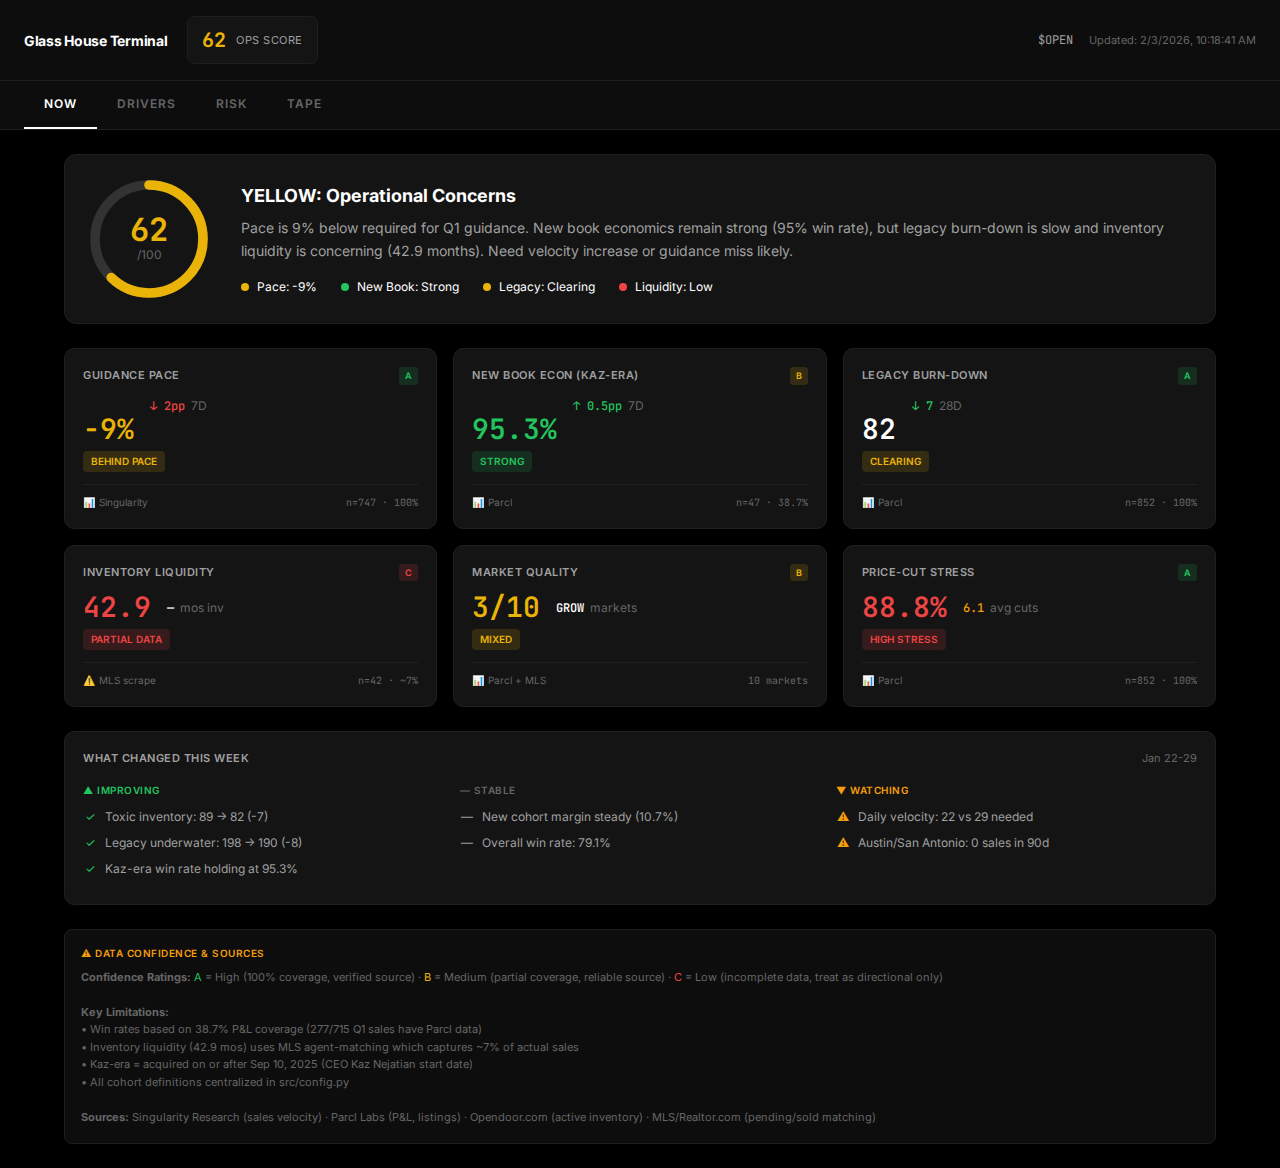
<file: dashboard-v7.html>
<!DOCTYPE html>
<html lang="en">
<head>
    <meta charset="UTF-8">
    <meta name="viewport" content="width=device-width, initial-scale=1.0">
    <title>Glass House Terminal — $OPEN Intelligence</title>
    <link rel="preconnect" href="https://fonts.googleapis.com">
    <link href="https://fonts.googleapis.com/css2?family=Inter:wght@400;500;600;700&family=JetBrains+Mono:wght@400;500;600&display=swap" rel="stylesheet">
    <script src="https://cdn.plot.ly/plotly-2.27.0.min.js"></script>
    <style>
        * { margin: 0; padding: 0; box-sizing: border-box; }

        :root {
            --green: #22c55e;
            --green-dim: rgba(34, 197, 94, 0.15);
            --yellow: #eab308;
            --yellow-dim: rgba(234, 179, 8, 0.15);
            --amber: #f59e0b;
            --amber-dim: rgba(245, 158, 11, 0.15);
            --red: #ef4444;
            --red-dim: rgba(239, 68, 68, 0.15);
            --blue: #3b82f6;
            --blue-dim: rgba(59, 130, 246, 0.15);
            --text: #ffffff;
            --text-2: #a0a0a0;
            --text-3: #666666;
            --text-4: #333333;
            --border: #1f1f1f;
            --surface: #0d0d0d;
            --card: #141414;
            --bg: #000;
        }

        body {
            font-family: 'Inter', -apple-system, sans-serif;
            background: var(--bg);
            color: var(--text);
            line-height: 1.5;
            -webkit-font-smoothing: antialiased;
            min-height: 100vh;
        }

        .mono { font-family: 'JetBrains Mono', monospace; }

        /* ============================================================
           LAYOUT
           ============================================================ */
        .app {
            display: flex;
            flex-direction: column;
            min-height: 100vh;
        }

        .header {
            display: flex;
            justify-content: space-between;
            align-items: center;
            padding: 16px 24px;
            border-bottom: 1px solid var(--border);
            background: var(--surface);
            position: sticky;
            top: 0;
            z-index: 100;
        }

        .header__left {
            display: flex;
            align-items: center;
            gap: 20px;
        }

        .header__brand {
            font-size: 14px;
            font-weight: 700;
            letter-spacing: -0.02em;
        }

        .header__score {
            display: flex;
            align-items: center;
            gap: 10px;
            background: var(--card);
            padding: 8px 14px;
            border-radius: 8px;
            border: 1px solid var(--border);
        }

        .header__score-value {
            font-family: 'JetBrains Mono', monospace;
            font-size: 20px;
            font-weight: 700;
        }

        .header__score-label {
            font-size: 11px;
            color: var(--text-2);
            text-transform: uppercase;
            letter-spacing: 0.5px;
        }

        .header__right {
            display: flex;
            align-items: center;
            gap: 16px;
        }

        .header__ticker {
            font-family: 'JetBrains Mono', monospace;
            font-size: 12px;
            color: var(--text-2);
        }

        .header__updated {
            font-size: 11px;
            color: var(--text-3);
        }

        /* ============================================================
           TABS (Mode Navigation)
           ============================================================ */
        .tabs {
            display: flex;
            gap: 0;
            background: var(--surface);
            border-bottom: 1px solid var(--border);
            padding: 0 24px;
        }

        .tab {
            padding: 14px 20px;
            font-size: 12px;
            font-weight: 600;
            text-transform: uppercase;
            letter-spacing: 1px;
            color: var(--text-3);
            cursor: pointer;
            border-bottom: 2px solid transparent;
            transition: all 0.2s;
        }

        .tab:hover {
            color: var(--text-2);
        }

        .tab.active {
            color: var(--text);
            border-bottom-color: var(--text);
        }

        /* ============================================================
           MAIN CONTENT
           ============================================================ */
        .main {
            flex: 1;
            padding: 24px;
            max-width: 1200px;
            margin: 0 auto;
            width: 100%;
        }

        .mode {
            display: none;
        }

        .mode.active {
            display: block;
        }

        /* ============================================================
           SIGNAL PACK (NOW Mode)
           ============================================================ */
        .ops-score {
            background: var(--card);
            border: 1px solid var(--border);
            border-radius: 12px;
            padding: 24px;
            margin-bottom: 24px;
            display: flex;
            align-items: center;
            gap: 32px;
        }

        .ops-score__gauge {
            width: 120px;
            height: 120px;
            position: relative;
            flex-shrink: 0;
        }

        .ops-score__ring {
            width: 100%;
            height: 100%;
        }

        .ops-score__value {
            position: absolute;
            top: 50%;
            left: 50%;
            transform: translate(-50%, -50%);
            text-align: center;
        }

        .ops-score__number {
            font-family: 'JetBrains Mono', monospace;
            font-size: 32px;
            font-weight: 700;
            line-height: 1;
        }

        .ops-score__max {
            font-size: 12px;
            color: var(--text-3);
        }

        .ops-score__details {
            flex: 1;
        }

        .ops-score__headline {
            font-size: 18px;
            font-weight: 700;
            margin-bottom: 8px;
        }

        .ops-score__summary {
            font-size: 14px;
            color: var(--text-2);
            line-height: 1.6;
        }

        .ops-score__factors {
            display: flex;
            gap: 24px;
            margin-top: 16px;
        }

        .ops-score__factor {
            display: flex;
            align-items: center;
            gap: 8px;
            font-size: 12px;
        }

        .ops-score__factor-dot {
            width: 8px;
            height: 8px;
            border-radius: 50%;
        }

        /* ============================================================
           SIGNAL CARDS
           ============================================================ */
        .signals {
            display: grid;
            grid-template-columns: repeat(3, 1fr);
            gap: 16px;
            margin-bottom: 24px;
        }

        .signal {
            background: var(--card);
            border: 1px solid var(--border);
            border-radius: 10px;
            padding: 18px;
            position: relative;
        }

        .signal--wide {
            grid-column: span 2;
        }

        .signal__header {
            display: flex;
            justify-content: space-between;
            align-items: flex-start;
            margin-bottom: 12px;
        }

        .signal__name {
            font-size: 11px;
            font-weight: 600;
            text-transform: uppercase;
            letter-spacing: 0.5px;
            color: var(--text-2);
        }

        .signal__confidence {
            display: flex;
            align-items: center;
            gap: 4px;
        }

        .signal__badge {
            font-size: 9px;
            font-weight: 600;
            padding: 2px 6px;
            border-radius: 3px;
            text-transform: uppercase;
        }

        .signal__badge--a { background: var(--green-dim); color: var(--green); }
        .signal__badge--b { background: var(--yellow-dim); color: var(--yellow); }
        .signal__badge--c { background: var(--red-dim); color: var(--red); }

        .signal__body {
            display: flex;
            align-items: flex-end;
            gap: 16px;
        }

        .signal__value {
            font-family: 'JetBrains Mono', monospace;
            font-size: 28px;
            font-weight: 600;
            line-height: 1;
        }

        .signal__meta {
            flex: 1;
        }

        .signal__delta {
            font-size: 12px;
            display: flex;
            align-items: center;
            gap: 6px;
            margin-bottom: 4px;
        }

        .signal__delta-value {
            font-family: 'JetBrains Mono', monospace;
            font-weight: 500;
        }

        .signal__delta-label {
            color: var(--text-3);
        }

        .signal__sparkline {
            height: 24px;
            width: 80px;
        }

        .signal__status {
            display: inline-block;
            font-size: 10px;
            font-weight: 600;
            padding: 3px 8px;
            border-radius: 4px;
            margin-top: 8px;
        }

        .signal__status--green { background: var(--green-dim); color: var(--green); }
        .signal__status--yellow { background: var(--yellow-dim); color: var(--yellow); }
        .signal__status--red { background: var(--red-dim); color: var(--red); }

        .signal__footer {
            display: flex;
            justify-content: space-between;
            margin-top: 12px;
            padding-top: 10px;
            border-top: 1px solid var(--border);
            font-size: 10px;
            color: var(--text-3);
        }

        .signal__source {
            display: flex;
            align-items: center;
            gap: 4px;
        }

        .signal__coverage {
            font-family: 'JetBrains Mono', monospace;
        }

        /* ============================================================
           THIS WEEK CHANGES
           ============================================================ */
        .changes {
            background: var(--card);
            border: 1px solid var(--border);
            border-radius: 10px;
            padding: 18px;
        }

        .changes__header {
            display: flex;
            justify-content: space-between;
            align-items: center;
            margin-bottom: 16px;
        }

        .changes__title {
            font-size: 11px;
            font-weight: 600;
            text-transform: uppercase;
            letter-spacing: 0.5px;
            color: var(--text-2);
        }

        .changes__date {
            font-size: 11px;
            color: var(--text-3);
        }

        .changes__grid {
            display: grid;
            grid-template-columns: repeat(3, 1fr);
            gap: 16px;
        }

        .changes__group-title {
            font-size: 10px;
            font-weight: 600;
            text-transform: uppercase;
            letter-spacing: 0.5px;
            margin-bottom: 10px;
        }

        .changes__group-title--up { color: var(--green); }
        .changes__group-title--flat { color: var(--text-3); }
        .changes__group-title--down { color: var(--amber); }

        .changes__item {
            display: flex;
            align-items: flex-start;
            gap: 8px;
            font-size: 12px;
            color: var(--text-2);
            margin-bottom: 8px;
        }

        .changes__icon {
            flex-shrink: 0;
            width: 14px;
            text-align: center;
        }

        /* ============================================================
           DRIVERS MODE
           ============================================================ */
        .section {
            margin-bottom: 24px;
        }

        .section__title {
            font-size: 11px;
            font-weight: 600;
            text-transform: uppercase;
            letter-spacing: 1px;
            color: var(--text-3);
            margin-bottom: 16px;
            padding-bottom: 10px;
            border-bottom: 1px solid var(--border);
        }

        .grid-2 {
            display: grid;
            grid-template-columns: repeat(2, 1fr);
            gap: 16px;
        }

        .card {
            background: var(--card);
            border: 1px solid var(--border);
            border-radius: 10px;
            padding: 18px;
        }

        .card__header {
            display: flex;
            justify-content: space-between;
            align-items: center;
            margin-bottom: 14px;
        }

        .card__title {
            font-size: 12px;
            font-weight: 600;
            color: var(--text-2);
        }

        .card__badge {
            font-size: 9px;
            font-weight: 600;
            padding: 2px 6px;
            border-radius: 3px;
        }

        .big-stat {
            margin-bottom: 16px;
        }

        .big-stat__value {
            font-family: 'JetBrains Mono', monospace;
            font-size: 32px;
            font-weight: 600;
            line-height: 1;
        }

        .big-stat__label {
            font-size: 12px;
            color: var(--text-3);
            margin-top: 4px;
        }

        .stat-row {
            display: flex;
            justify-content: space-between;
            padding: 8px 0;
            font-size: 13px;
            border-bottom: 1px solid var(--border);
        }

        .stat-row:last-child { border-bottom: none; }
        .stat-row__label { color: var(--text-2); }
        .stat-row__value { font-family: 'JetBrains Mono', monospace; }

        .green { color: var(--green); }
        .yellow { color: var(--yellow); }
        .amber { color: var(--amber); }
        .red { color: var(--red); }
        .blue { color: var(--blue); }

        /* ============================================================
           TABLES
           ============================================================ */
        .tbl {
            width: 100%;
            font-size: 12px;
            border-collapse: collapse;
        }

        .tbl th {
            text-align: left;
            padding: 10px 8px;
            font-size: 10px;
            font-weight: 600;
            text-transform: uppercase;
            letter-spacing: 0.5px;
            color: var(--text-3);
            border-bottom: 1px solid var(--border);
        }

        .tbl td {
            padding: 10px 8px;
            border-bottom: 1px solid var(--border);
            font-family: 'JetBrains Mono', monospace;
        }

        .tbl tr:last-child td { border-bottom: none; }
        .tbl .name { font-family: 'Inter', sans-serif; font-weight: 500; }

        .action-badge {
            font-size: 9px;
            font-weight: 600;
            padding: 2px 6px;
            border-radius: 3px;
            text-transform: uppercase;
        }

        .action-badge--grow { background: var(--green-dim); color: var(--green); }
        .action-badge--hold { background: var(--blue-dim); color: var(--blue); }
        .action-badge--pause { background: var(--yellow-dim); color: var(--yellow); }
        .action-badge--exit { background: var(--red-dim); color: var(--red); }

        /* ============================================================
           PROGRESS BARS
           ============================================================ */
        .progress {
            margin: 16px 0;
        }

        .progress__labels {
            display: flex;
            justify-content: space-between;
            font-size: 12px;
            margin-bottom: 6px;
        }

        .progress__bar {
            height: 8px;
            background: var(--text-4);
            border-radius: 4px;
            overflow: hidden;
        }

        .progress__fill {
            height: 100%;
            border-radius: 4px;
            transition: width 0.3s;
        }

        /* ============================================================
           CHART CONTAINER
           ============================================================ */
        .chart-container {
            background: var(--card);
            border: 1px solid var(--border);
            border-radius: 10px;
            padding: 16px;
        }

        .chart-container__header {
            display: flex;
            justify-content: space-between;
            align-items: center;
            margin-bottom: 12px;
        }

        .chart-container__title {
            font-size: 12px;
            font-weight: 600;
            color: var(--text-2);
        }

        .chart {
            height: 200px;
        }

        /* ============================================================
           DISCLAIMER
           ============================================================ */
        .disclaimer {
            background: var(--surface);
            border: 1px solid var(--border);
            border-radius: 8px;
            padding: 16px;
            margin-top: 24px;
        }

        .disclaimer__title {
            font-size: 10px;
            font-weight: 600;
            text-transform: uppercase;
            letter-spacing: 0.5px;
            color: var(--amber);
            margin-bottom: 8px;
        }

        .disclaimer__text {
            font-size: 11px;
            color: var(--text-3);
            line-height: 1.6;
        }

        /* ============================================================
           RESPONSIVE
           ============================================================ */
        @media (max-width: 900px) {
            .signals { grid-template-columns: repeat(2, 1fr); }
            .signal--wide { grid-column: span 2; }
            .changes__grid { grid-template-columns: 1fr; }
            .grid-2 { grid-template-columns: 1fr; }
        }

        @media (max-width: 600px) {
            .signals { grid-template-columns: 1fr; }
            .signal--wide { grid-column: span 1; }
            .ops-score { flex-direction: column; text-align: center; }
            .ops-score__factors { justify-content: center; flex-wrap: wrap; }
        }
    </style>
</head>
<body>
<div class="app">

    <!-- ============================================================
         HEADER
         ============================================================ -->
    <header class="header">
        <div class="header__left">
            <div class="header__brand">Glass House Terminal</div>
            <div class="header__score">
                <div>
                    <div class="header__score-value yellow" id="header-score">62</div>
                </div>
                <div>
                    <div class="header__score-label">Ops Score</div>
                </div>
            </div>
        </div>
        <div class="header__right">
            <span class="header__ticker">$OPEN</span>
            <span class="header__updated" id="last-updated">Updated: Jan 29, 2026 1:45 PM</span>
        </div>
    </header>

    <!-- ============================================================
         TABS
         ============================================================ -->
    <nav class="tabs">
        <div class="tab active" data-mode="now">Now</div>
        <div class="tab" data-mode="drivers">Drivers</div>
        <div class="tab" data-mode="risk">Risk</div>
        <div class="tab" data-mode="tape">Tape</div>
    </nav>

    <!-- ============================================================
         MAIN CONTENT
         ============================================================ -->
    <main class="main">

        <!-- ============================================================
             NOW MODE
             ============================================================ -->
        <div class="mode active" id="mode-now">

            <!-- Ops Score Hero -->
            <div class="ops-score">
                <div class="ops-score__gauge">
                    <svg class="ops-score__ring" viewBox="0 0 100 100">
                        <circle cx="50" cy="50" r="45" fill="none" stroke="#333" stroke-width="8"/>
                        <circle cx="50" cy="50" r="45" fill="none" stroke="#eab308" stroke-width="8"
                                stroke-dasharray="283" stroke-dashoffset="107"
                                transform="rotate(-90 50 50)" stroke-linecap="round"/>
                    </svg>
                    <div class="ops-score__value">
                        <div class="ops-score__number yellow" id="ops-score-value">62</div>
                        <div class="ops-score__max">/100</div>
                    </div>
                </div>
                <div class="ops-score__details">
                    <div class="ops-score__headline" id="ops-headline">YELLOW: Operational Concerns</div>
                    <div class="ops-score__summary" id="ops-summary">
                        Pace is 9% below required for Q1 guidance. New book economics remain strong (95% win rate),
                        but legacy burn-down is slow and inventory liquidity is concerning (42.9 months).
                        Need velocity increase or guidance miss likely.
                    </div>
                    <div class="ops-score__factors">
                        <div class="ops-score__factor">
                            <div class="ops-score__factor-dot" style="background: var(--yellow);"></div>
                            <span>Pace: -9%</span>
                        </div>
                        <div class="ops-score__factor">
                            <div class="ops-score__factor-dot" style="background: var(--green);"></div>
                            <span>New Book: Strong</span>
                        </div>
                        <div class="ops-score__factor">
                            <div class="ops-score__factor-dot" style="background: var(--yellow);"></div>
                            <span>Legacy: Clearing</span>
                        </div>
                        <div class="ops-score__factor">
                            <div class="ops-score__factor-dot" style="background: var(--red);"></div>
                            <span>Liquidity: Low</span>
                        </div>
                    </div>
                </div>
            </div>

            <!-- Signal Pack -->
            <div class="signals">

                <!-- Signal 1: Guidance Pace -->
                <div class="signal">
                    <div class="signal__header">
                        <div class="signal__name">Guidance Pace</div>
                        <div class="signal__confidence">
                            <span class="signal__badge signal__badge--a">A</span>
                        </div>
                    </div>
                    <div class="signal__body">
                        <div class="signal__value yellow" id="sig-pace">-9%</div>
                        <div class="signal__meta">
                            <div class="signal__delta">
                                <span class="signal__delta-value red">↓ 2pp</span>
                                <span class="signal__delta-label">7D</span>
                            </div>
                            <div class="signal__sparkline" id="spark-pace"></div>
                        </div>
                    </div>
                    <div class="signal__status signal__status--yellow">BEHIND PACE</div>
                    <div class="signal__footer">
                        <div class="signal__source">
                            <span>📊</span> Singularity
                        </div>
                        <div class="signal__coverage">n=747 · 100%</div>
                    </div>
                </div>

                <!-- Signal 2: New Book Unit Econ -->
                <div class="signal">
                    <div class="signal__header">
                        <div class="signal__name">New Book Econ (Kaz-Era)</div>
                        <div class="signal__confidence">
                            <span class="signal__badge signal__badge--b">B</span>
                        </div>
                    </div>
                    <div class="signal__body">
                        <div class="signal__value green" id="sig-newbook">95.3%</div>
                        <div class="signal__meta">
                            <div class="signal__delta">
                                <span class="signal__delta-value green">↑ 0.5pp</span>
                                <span class="signal__delta-label">7D</span>
                            </div>
                            <div class="signal__sparkline" id="spark-newbook"></div>
                        </div>
                    </div>
                    <div class="signal__status signal__status--green">STRONG</div>
                    <div class="signal__footer">
                        <div class="signal__source">
                            <span>📊</span> Parcl
                        </div>
                        <div class="signal__coverage">n=47 · 38.7%</div>
                    </div>
                </div>

                <!-- Signal 3: Legacy Burn-down -->
                <div class="signal">
                    <div class="signal__header">
                        <div class="signal__name">Legacy Burn-down</div>
                        <div class="signal__confidence">
                            <span class="signal__badge signal__badge--a">A</span>
                        </div>
                    </div>
                    <div class="signal__body">
                        <div class="signal__value" id="sig-toxic">82</div>
                        <div class="signal__meta">
                            <div class="signal__delta">
                                <span class="signal__delta-value green">↓ 7</span>
                                <span class="signal__delta-label">28D</span>
                            </div>
                            <div class="signal__sparkline" id="spark-toxic"></div>
                        </div>
                    </div>
                    <div class="signal__status signal__status--yellow">CLEARING</div>
                    <div class="signal__footer">
                        <div class="signal__source">
                            <span>📊</span> Parcl
                        </div>
                        <div class="signal__coverage">n=852 · 100%</div>
                    </div>
                </div>

                <!-- Signal 4: Inventory Liquidity -->
                <div class="signal">
                    <div class="signal__header">
                        <div class="signal__name">Inventory Liquidity</div>
                        <div class="signal__confidence">
                            <span class="signal__badge signal__badge--c">C</span>
                        </div>
                    </div>
                    <div class="signal__body">
                        <div class="signal__value red" id="sig-liquidity">42.9</div>
                        <div class="signal__meta">
                            <div class="signal__delta">
                                <span class="signal__delta-value">—</span>
                                <span class="signal__delta-label">mos inv</span>
                            </div>
                        </div>
                    </div>
                    <div class="signal__status signal__status--red">PARTIAL DATA</div>
                    <div class="signal__footer">
                        <div class="signal__source">
                            <span>⚠️</span> MLS scrape
                        </div>
                        <div class="signal__coverage">n=42 · ~7%</div>
                    </div>
                </div>

                <!-- Signal 5: Market Quality -->
                <div class="signal">
                    <div class="signal__header">
                        <div class="signal__name">Market Quality</div>
                        <div class="signal__confidence">
                            <span class="signal__badge signal__badge--b">B</span>
                        </div>
                    </div>
                    <div class="signal__body">
                        <div class="signal__value yellow" id="sig-markets">3/10</div>
                        <div class="signal__meta">
                            <div class="signal__delta">
                                <span class="signal__delta-value">GROW</span>
                                <span class="signal__delta-label">markets</span>
                            </div>
                        </div>
                    </div>
                    <div class="signal__status signal__status--yellow">MIXED</div>
                    <div class="signal__footer">
                        <div class="signal__source">
                            <span>📊</span> Parcl + MLS
                        </div>
                        <div class="signal__coverage">10 markets</div>
                    </div>
                </div>

                <!-- Signal 6: Price-Cut Stress -->
                <div class="signal">
                    <div class="signal__header">
                        <div class="signal__name">Price-Cut Stress</div>
                        <div class="signal__confidence">
                            <span class="signal__badge signal__badge--a">A</span>
                        </div>
                    </div>
                    <div class="signal__body">
                        <div class="signal__value red" id="sig-cuts">88.8%</div>
                        <div class="signal__meta">
                            <div class="signal__delta">
                                <span class="signal__delta-value amber">6.1</span>
                                <span class="signal__delta-label">avg cuts</span>
                            </div>
                        </div>
                    </div>
                    <div class="signal__status signal__status--red">HIGH STRESS</div>
                    <div class="signal__footer">
                        <div class="signal__source">
                            <span>📊</span> Parcl
                        </div>
                        <div class="signal__coverage">n=852 · 100%</div>
                    </div>
                </div>

            </div>

            <!-- This Week Changes -->
            <div class="changes">
                <div class="changes__header">
                    <div class="changes__title">What Changed This Week</div>
                    <div class="changes__date">Jan 22-29</div>
                </div>
                <div class="changes__grid">
                    <div class="changes__group">
                        <div class="changes__group-title changes__group-title--up">▲ Improving</div>
                        <div class="changes__item">
                            <span class="changes__icon green">✓</span>
                            <span>Toxic inventory: 89 → 82 (-7)</span>
                        </div>
                        <div class="changes__item">
                            <span class="changes__icon green">✓</span>
                            <span>Legacy underwater: 198 → 190 (-8)</span>
                        </div>
                        <div class="changes__item">
                            <span class="changes__icon green">✓</span>
                            <span>Kaz-era win rate holding at 95.3%</span>
                        </div>
                    </div>
                    <div class="changes__group">
                        <div class="changes__group-title changes__group-title--flat">— Stable</div>
                        <div class="changes__item">
                            <span class="changes__icon">—</span>
                            <span>New cohort margin steady (10.7%)</span>
                        </div>
                        <div class="changes__item">
                            <span class="changes__icon">—</span>
                            <span>Overall win rate: 79.1%</span>
                        </div>
                    </div>
                    <div class="changes__group">
                        <div class="changes__group-title changes__group-title--down">▼ Watching</div>
                        <div class="changes__item">
                            <span class="changes__icon amber">⚠</span>
                            <span>Daily velocity: 22 vs 29 needed</span>
                        </div>
                        <div class="changes__item">
                            <span class="changes__icon amber">⚠</span>
                            <span>Austin/San Antonio: 0 sales in 90d</span>
                        </div>
                    </div>
                </div>
            </div>

        </div>

        <!-- ============================================================
             DRIVERS MODE
             ============================================================ -->
        <div class="mode" id="mode-drivers">

            <div class="section">
                <div class="section__title">Portfolio Segmentation</div>
                <div class="grid-2">

                    <!-- Kaz-Era Portfolio -->
                    <div class="card">
                        <div class="card__header">
                            <div class="card__title">Kaz-Era (Acquired Sep 2025+)</div>
                            <span class="card__badge signal__badge--a">A</span>
                        </div>
                        <div class="big-stat">
                            <div class="big-stat__value green">95.3%</div>
                            <div class="big-stat__label">Win Rate (47 sales with P&L)</div>
                        </div>
                        <div class="stat-row">
                            <span class="stat-row__label">Avg Profit</span>
                            <span class="stat-row__value green">$45.1K</span>
                        </div>
                        <div class="stat-row">
                            <span class="stat-row__label">Still Listed</span>
                            <span class="stat-row__value">109 homes</span>
                        </div>
                        <div class="stat-row">
                            <span class="stat-row__label">Underwater</span>
                            <span class="stat-row__value red">4 (3.7%)</span>
                        </div>
                        <div class="stat-row">
                            <span class="stat-row__label">With Price Cuts</span>
                            <span class="stat-row__value amber">35%</span>
                        </div>
                    </div>

                    <!-- Legacy Portfolio -->
                    <div class="card">
                        <div class="card__header">
                            <div class="card__title">Legacy (Pre-Sep 2025)</div>
                            <span class="card__badge signal__badge--b">B</span>
                        </div>
                        <div class="big-stat">
                            <div class="big-stat__value amber">64.5%</div>
                            <div class="big-stat__label">Win Rate (230 sales with P&L)</div>
                        </div>
                        <div class="stat-row">
                            <span class="stat-row__label">Avg Profit</span>
                            <span class="stat-row__value">$23.7K</span>
                        </div>
                        <div class="stat-row">
                            <span class="stat-row__label">Still Listed</span>
                            <span class="stat-row__value">743 homes</span>
                        </div>
                        <div class="stat-row">
                            <span class="stat-row__label">Underwater</span>
                            <span class="stat-row__value red">200 (26.9%)</span>
                        </div>
                        <div class="stat-row">
                            <span class="stat-row__label">With Price Cuts</span>
                            <span class="stat-row__value red">96.1%</span>
                        </div>
                    </div>

                </div>
            </div>

            <div class="section">
                <div class="section__title">Cohort Performance (by Days Held)</div>
                <div class="card">
                    <table class="tbl">
                        <thead>
                            <tr>
                                <th>Cohort</th>
                                <th>Sold</th>
                                <th>Win Rate</th>
                                <th>Margin</th>
                                <th>Avg Profit</th>
                                <th>Confidence</th>
                            </tr>
                        </thead>
                        <tbody>
                            <tr>
                                <td class="name">New (&lt;90d)</td>
                                <td>76</td>
                                <td class="green">89.5%</td>
                                <td class="green">10.7%</td>
                                <td class="green">$42.0K</td>
                                <td><span class="signal__badge signal__badge--b">B</span></td>
                            </tr>
                            <tr>
                                <td class="name">Mid (90-180d)</td>
                                <td>106</td>
                                <td>84.9%</td>
                                <td>10.0%</td>
                                <td>$36.8K</td>
                                <td><span class="signal__badge signal__badge--b">B</span></td>
                            </tr>
                            <tr>
                                <td class="name">Old (180-365d)</td>
                                <td>106</td>
                                <td class="amber">53.8%</td>
                                <td>5.6%</td>
                                <td>$22.0K</td>
                                <td><span class="signal__badge signal__badge--b">B</span></td>
                            </tr>
                            <tr>
                                <td class="name">Toxic (&gt;365d)</td>
                                <td>45</td>
                                <td class="red">31.1%</td>
                                <td class="red">-3.7%</td>
                                <td class="red">-$11.6K</td>
                                <td><span class="signal__badge signal__badge--b">B</span></td>
                            </tr>
                        </tbody>
                    </table>
                    <div class="signal__footer" style="margin-top: 12px;">
                        <div class="signal__source">Source: Parcl (P&L data)</div>
                        <div class="signal__coverage">Coverage: 38.7% of Q1 sales have P&L</div>
                    </div>
                </div>
            </div>

            <div class="section">
                <div class="section__title">Market Velocity</div>
                <div class="card">
                    <table class="tbl">
                        <thead>
                            <tr>
                                <th>Market</th>
                                <th>Active</th>
                                <th>Sold (90d)</th>
                                <th>Turnover</th>
                                <th>Action</th>
                            </tr>
                        </thead>
                        <tbody>
                            <tr>
                                <td class="name">Charlotte, NC</td>
                                <td>30</td>
                                <td class="green">6</td>
                                <td class="green">20.0%</td>
                                <td><span class="action-badge action-badge--grow">GROW</span></td>
                            </tr>
                            <tr>
                                <td class="name">Phoenix, AZ</td>
                                <td>30</td>
                                <td>5</td>
                                <td>16.7%</td>
                                <td><span class="action-badge action-badge--grow">GROW</span></td>
                            </tr>
                            <tr>
                                <td class="name">Raleigh, NC</td>
                                <td>30</td>
                                <td>5</td>
                                <td>16.7%</td>
                                <td><span class="action-badge action-badge--grow">GROW</span></td>
                            </tr>
                            <tr>
                                <td class="name">Dallas, TX</td>
                                <td>30</td>
                                <td>2</td>
                                <td class="amber">6.7%</td>
                                <td><span class="action-badge action-badge--hold">HOLD</span></td>
                            </tr>
                            <tr>
                                <td class="name">Atlanta, GA</td>
                                <td>30</td>
                                <td>2</td>
                                <td class="amber">6.7%</td>
                                <td><span class="action-badge action-badge--hold">HOLD</span></td>
                            </tr>
                            <tr>
                                <td class="name">Austin, TX</td>
                                <td>30</td>
                                <td class="red">0</td>
                                <td class="red">0.0%</td>
                                <td><span class="action-badge action-badge--pause">PAUSE</span></td>
                            </tr>
                            <tr>
                                <td class="name">San Antonio, TX</td>
                                <td>30</td>
                                <td class="red">0</td>
                                <td class="red">0.0%</td>
                                <td><span class="action-badge action-badge--pause">PAUSE</span></td>
                            </tr>
                        </tbody>
                    </table>
                    <div class="signal__footer" style="margin-top: 12px;">
                        <div class="signal__source">⚠️ Source: MLS scrape (agent matching)</div>
                        <div class="signal__coverage">Coverage: Partial (~7% of actual sales)</div>
                    </div>
                </div>
            </div>

        </div>

        <!-- ============================================================
             RISK MODE
             ============================================================ -->
        <div class="mode" id="mode-risk">

            <div class="section">
                <div class="section__title">Toxic Inventory Clearance</div>
                <div class="card">
                    <div class="card__header">
                        <div class="card__title">Legacy Toxic (&gt;365 days held)</div>
                        <span class="card__badge signal__badge--a">A</span>
                    </div>
                    <div class="progress">
                        <div class="progress__labels">
                            <span class="green">45 cleared</span>
                            <span class="red">82 remaining</span>
                        </div>
                        <div class="progress__bar">
                            <div class="progress__fill" style="width: 35.4%; background: var(--green);"></div>
                        </div>
                    </div>
                    <div class="stat-row">
                        <span class="stat-row__label">Clearance Rate</span>
                        <span class="stat-row__value">~5/week</span>
                    </div>
                    <div class="stat-row">
                        <span class="stat-row__label">Projected Zero</span>
                        <span class="stat-row__value">Early May 2026</span>
                    </div>
                    <div class="stat-row">
                        <span class="stat-row__label">Avg Loss (Toxic)</span>
                        <span class="stat-row__value red">-$11.6K</span>
                    </div>
                    <div class="signal__footer" style="margin-top: 12px;">
                        <div class="signal__source">Source: Parcl listings</div>
                        <div class="signal__coverage">Coverage: 100%</div>
                    </div>
                </div>
            </div>

            <div class="section">
                <div class="section__title">Geographic Risk</div>
                <div class="card">
                    <table class="tbl">
                        <thead>
                            <tr>
                                <th>State</th>
                                <th>Inventory</th>
                                <th>Underwater</th>
                                <th>UW Rate</th>
                                <th>Risk</th>
                            </tr>
                        </thead>
                        <tbody>
                            <tr>
                                <td class="name">Florida</td>
                                <td>98</td>
                                <td class="red">41</td>
                                <td class="red">41.8%</td>
                                <td><span class="action-badge action-badge--exit">HIGH</span></td>
                            </tr>
                            <tr>
                                <td class="name">Georgia</td>
                                <td>110</td>
                                <td class="red">45</td>
                                <td class="red">40.9%</td>
                                <td><span class="action-badge action-badge--exit">HIGH</span></td>
                            </tr>
                            <tr>
                                <td class="name">North Carolina</td>
                                <td>128</td>
                                <td>38</td>
                                <td class="amber">29.7%</td>
                                <td><span class="action-badge action-badge--pause">MED</span></td>
                            </tr>
                            <tr>
                                <td class="name">Texas</td>
                                <td>101</td>
                                <td>22</td>
                                <td class="amber">21.8%</td>
                                <td><span class="action-badge action-badge--hold">MED</span></td>
                            </tr>
                            <tr>
                                <td class="name">Arizona</td>
                                <td>71</td>
                                <td>12</td>
                                <td>16.9%</td>
                                <td><span class="action-badge action-badge--grow">LOW</span></td>
                            </tr>
                        </tbody>
                    </table>
                    <div class="signal__footer" style="margin-top: 12px;">
                        <div class="signal__source">Source: Parcl listings</div>
                        <div class="signal__coverage">Coverage: 100%</div>
                    </div>
                </div>
            </div>

            <div class="section">
                <div class="section__title">Underwater Exposure</div>
                <div class="grid-2">
                    <div class="card">
                        <div class="card__header">
                            <div class="card__title">Total Underwater</div>
                        </div>
                        <div class="big-stat">
                            <div class="big-stat__value red">200</div>
                            <div class="big-stat__label">homes (23.5% of inventory)</div>
                        </div>
                        <div class="stat-row">
                            <span class="stat-row__label">Total Exposure</span>
                            <span class="stat-row__value red">-$5.5M</span>
                        </div>
                        <div class="stat-row">
                            <span class="stat-row__label">Avg per Home</span>
                            <span class="stat-row__value red">-$27.5K</span>
                        </div>
                    </div>
                    <div class="card">
                        <div class="card__header">
                            <div class="card__title">Price Cut Severity</div>
                        </div>
                        <div class="big-stat">
                            <div class="big-stat__value red">757</div>
                            <div class="big-stat__label">homes with cuts (88.8%)</div>
                        </div>
                        <div class="stat-row">
                            <span class="stat-row__label">Avg Cuts/Home</span>
                            <span class="stat-row__value amber">6.1</span>
                        </div>
                        <div class="stat-row">
                            <span class="stat-row__label">3+ Cuts</span>
                            <span class="stat-row__value red">570 homes</span>
                        </div>
                    </div>
                </div>
            </div>

        </div>

        <!-- ============================================================
             TAPE MODE
             ============================================================ -->
        <div class="mode" id="mode-tape">

            <div class="section">
                <div class="section__title">Q1 Guidance Tracking</div>
                <div class="card">
                    <div class="card__header">
                        <div class="card__title">Revenue vs $1B Target</div>
                        <span class="card__badge signal__badge--a">A</span>
                    </div>
                    <div class="progress">
                        <div class="progress__labels">
                            <span>$124.7M revenue</span>
                            <span>21.0% of target</span>
                        </div>
                        <div class="progress__bar">
                            <div class="progress__fill" style="width: 21%; background: var(--yellow);"></div>
                        </div>
                    </div>
                    <div class="grid-2" style="margin-top: 16px;">
                        <div>
                            <div class="stat-row">
                                <span class="stat-row__label">Days Elapsed</span>
                                <span class="stat-row__value">29</span>
                            </div>
                            <div class="stat-row">
                                <span class="stat-row__label">Days Remaining</span>
                                <span class="stat-row__value">61</span>
                            </div>
                        </div>
                        <div>
                            <div class="stat-row">
                                <span class="stat-row__label">Daily Required</span>
                                <span class="stat-row__value">$11.1M</span>
                            </div>
                            <div class="stat-row">
                                <span class="stat-row__label">Daily Actual (7D)</span>
                                <span class="stat-row__value yellow">$4.6M</span>
                            </div>
                        </div>
                    </div>
                    <div class="signal__footer" style="margin-top: 12px;">
                        <div class="signal__source">Source: Singularity (real-time sales)</div>
                        <div class="signal__coverage">Coverage: 100%</div>
                    </div>
                </div>
            </div>

            <div class="section">
                <div class="section__title">Daily Revenue</div>
                <div class="chart-container">
                    <div class="chart-container__header">
                        <div class="chart-container__title">Q1 2026 Daily Revenue vs Target</div>
                        <span class="signal__badge signal__badge--a">A</span>
                    </div>
                    <div class="chart" id="revenue-chart"></div>
                </div>
            </div>

            <div class="section">
                <div class="section__title">Trend Indicators</div>
                <div class="grid-2">
                    <div class="chart-container">
                        <div class="chart-container__header">
                            <div class="chart-container__title">Toxic Remaining (Weekly)</div>
                        </div>
                        <div class="chart" id="toxic-chart"></div>
                    </div>
                    <div class="chart-container">
                        <div class="chart-container__header">
                            <div class="chart-container__title">Win Rate (Rolling 7D)</div>
                        </div>
                        <div class="chart" id="winrate-chart"></div>
                    </div>
                </div>
            </div>

        </div>

        <!-- ============================================================
             DISCLAIMER
             ============================================================ -->
        <div class="disclaimer">
            <div class="disclaimer__title">⚠ Data Confidence & Sources</div>
            <div class="disclaimer__text">
                <strong>Confidence Ratings:</strong>
                <span style="color: var(--green);">A</span> = High (100% coverage, verified source) ·
                <span style="color: var(--yellow);">B</span> = Medium (partial coverage, reliable source) ·
                <span style="color: var(--red);">C</span> = Low (incomplete data, treat as directional only)<br><br>

                <strong>Key Limitations:</strong><br>
                • Win rates based on 38.7% P&L coverage (277/715 Q1 sales have Parcl data)<br>
                • Inventory liquidity (42.9 mos) uses MLS agent-matching which captures ~7% of actual sales<br>
                • Kaz-era = acquired on or after Sep 10, 2025 (CEO Kaz Nejatian start date)<br>
                • All cohort definitions centralized in src/config.py<br><br>

                <strong>Sources:</strong> Singularity Research (sales velocity) · Parcl Labs (P&L, listings) · Opendoor.com (active inventory) · MLS/Realtor.com (pending/sold matching)
            </div>
        </div>

    </main>

</div>

<script>
// ============================================================
// TAB NAVIGATION
// ============================================================
document.querySelectorAll('.tab').forEach(tab => {
    tab.addEventListener('click', () => {
        // Update active tab
        document.querySelectorAll('.tab').forEach(t => t.classList.remove('active'));
        tab.classList.add('active');

        // Update active mode
        const mode = tab.dataset.mode;
        document.querySelectorAll('.mode').forEach(m => m.classList.remove('active'));
        document.getElementById('mode-' + mode).classList.add('active');
    });
});

// ============================================================
// CHARTS
// ============================================================
const chartLayout = {
    paper_bgcolor: '#141414',
    plot_bgcolor: '#141414',
    font: { color: '#666', family: 'Inter, sans-serif', size: 10 },
    margin: { t: 20, r: 20, b: 40, l: 50 },
    showlegend: false,
    xaxis: {
        gridcolor: '#222',
        linecolor: '#333',
        tickfont: { size: 9 }
    },
    yaxis: {
        gridcolor: '#222',
        linecolor: '#333',
        tickfont: { size: 9 }
    }
};

// Revenue Chart
function renderRevenueChart() {
    const dates = ['Jan 1', 'Jan 5', 'Jan 10', 'Jan 15', 'Jan 20', 'Jan 25', 'Jan 29'];
    const revenue = [3.8, 9.1, 3.7, 8.4, 14.3, 5.9, 14.4];
    const target = Array(7).fill(11.1);

    Plotly.newPlot('revenue-chart', [
        {
            x: dates,
            y: revenue,
            type: 'bar',
            marker: { color: revenue.map(r => r >= 11.1 ? '#22c55e' : '#eab308') }
        },
        {
            x: dates,
            y: target,
            type: 'scatter',
            mode: 'lines',
            line: { color: '#f59e0b', dash: 'dash', width: 2 }
        }
    ], {
        ...chartLayout,
        yaxis: { ...chartLayout.yaxis, title: '$M/day' }
    }, { displayModeBar: false, responsive: true });
}

// Toxic Chart
function renderToxicChart() {
    const weeks = ['W1', 'W2', 'W3', 'W4'];
    const toxic = [89, 85, 84, 82];

    Plotly.newPlot('toxic-chart', [{
        x: weeks,
        y: toxic,
        type: 'scatter',
        mode: 'lines+markers',
        line: { color: '#22c55e', width: 2 },
        marker: { size: 8 }
    }], {
        ...chartLayout,
        yaxis: { ...chartLayout.yaxis, range: [70, 95] }
    }, { displayModeBar: false, responsive: true });
}

// Win Rate Chart
function renderWinRateChart() {
    const days = ['Jan 15', 'Jan 18', 'Jan 21', 'Jan 24', 'Jan 27', 'Jan 29'];
    const winRate = [78.5, 79.2, 78.8, 79.5, 79.0, 79.1];

    Plotly.newPlot('winrate-chart', [{
        x: days,
        y: winRate,
        type: 'scatter',
        mode: 'lines+markers',
        line: { color: '#3b82f6', width: 2 },
        marker: { size: 6 },
        fill: 'tozeroy',
        fillcolor: 'rgba(59, 130, 246, 0.1)'
    }], {
        ...chartLayout,
        yaxis: { ...chartLayout.yaxis, range: [70, 85], ticksuffix: '%' }
    }, { displayModeBar: false, responsive: true });
}

// Initialize charts when Tape mode is shown
document.querySelector('[data-mode="tape"]').addEventListener('click', () => {
    setTimeout(() => {
        renderRevenueChart();
        renderToxicChart();
        renderWinRateChart();
    }, 100);
});

// ============================================================
// LOAD DATA
// ============================================================
async function loadData() {
    try {
        const response = await fetch('outputs/dashboard_data.json');
        if (response.ok) {
            const data = await response.json();
            updateDashboard(data);
        }
    } catch (e) {
        console.log('Using default data');
    }
}

function updateDashboard(data) {
    // Update timestamp
    if (data.generated_at) {
        document.getElementById('last-updated').textContent = 'Updated: ' + new Date(data.generated_at).toLocaleString();
    }

    // Additional data binding would go here
}

// Initialize
document.addEventListener('DOMContentLoaded', () => {
    loadData();
    // Pre-render charts for Tape mode
    if (document.getElementById('revenue-chart')) {
        renderRevenueChart();
        renderToxicChart();
        renderWinRateChart();
    }
});
</script>
</body>
</html>
</file>
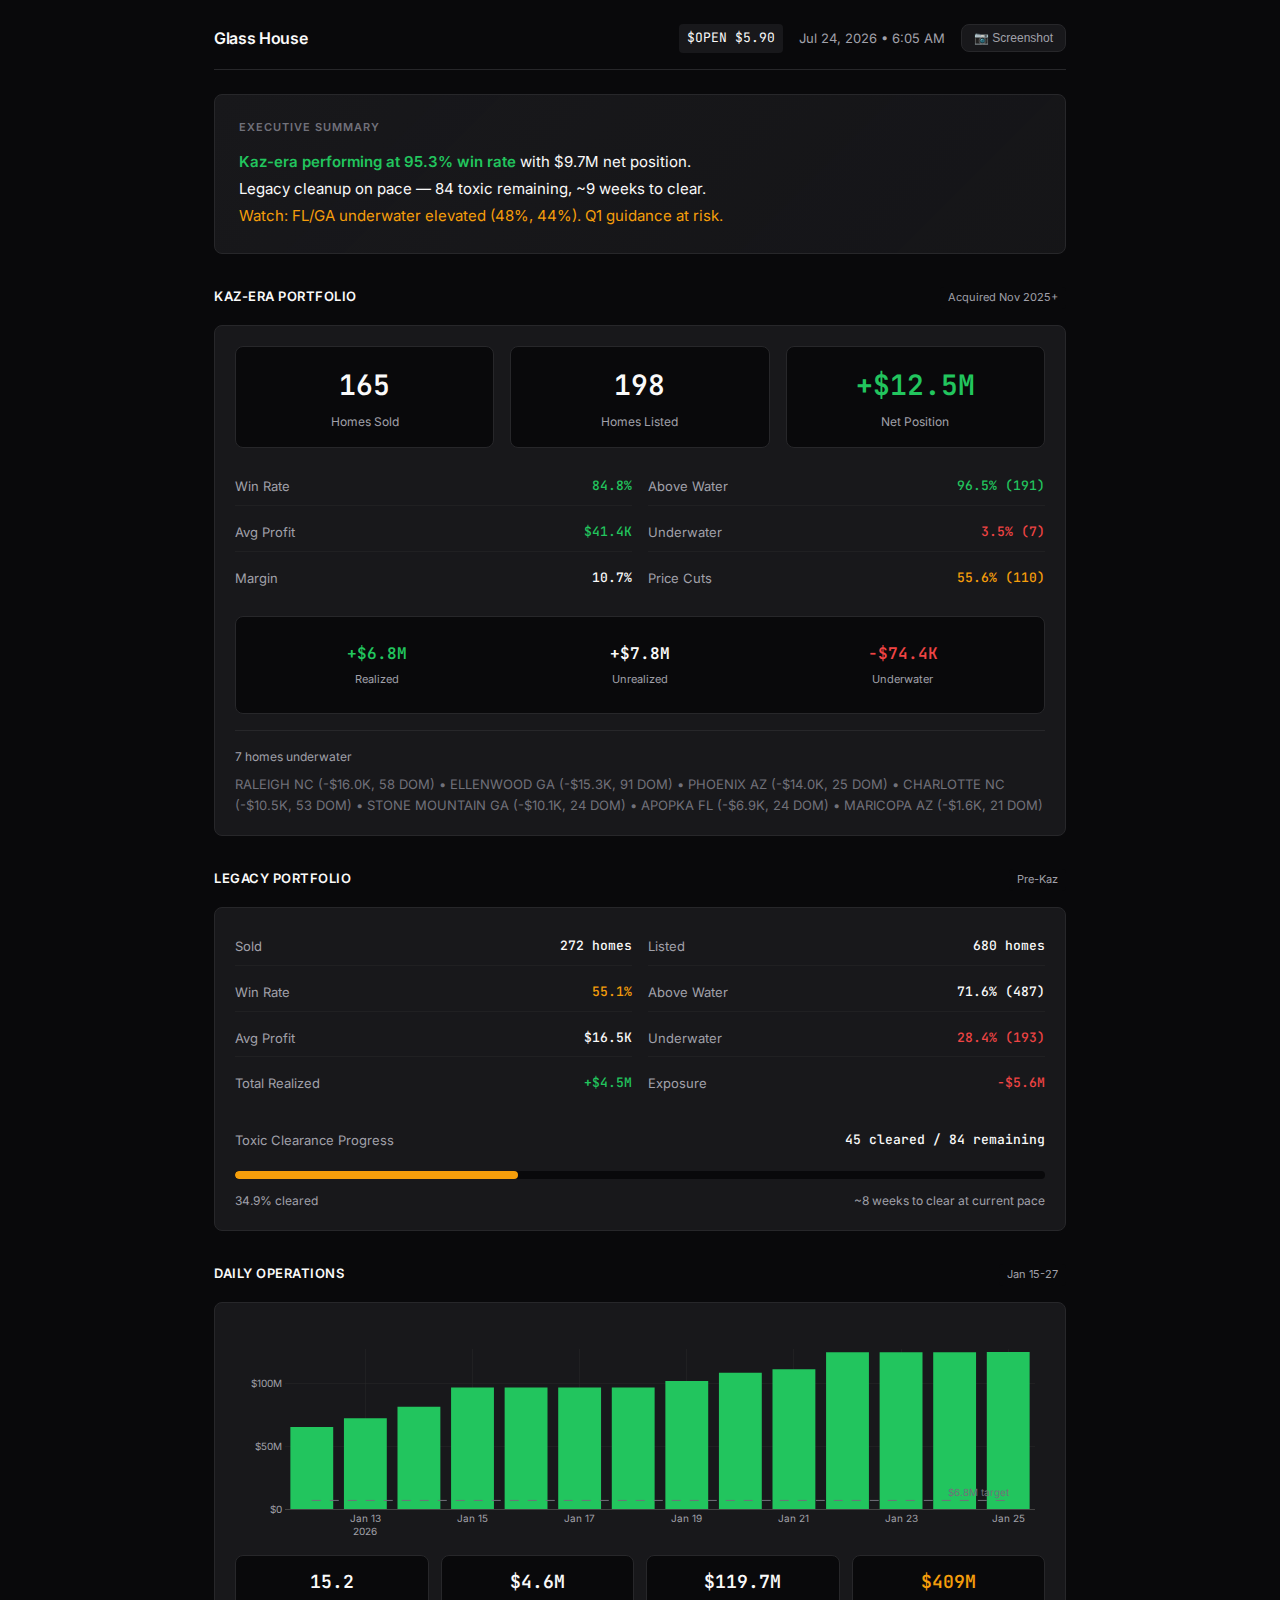
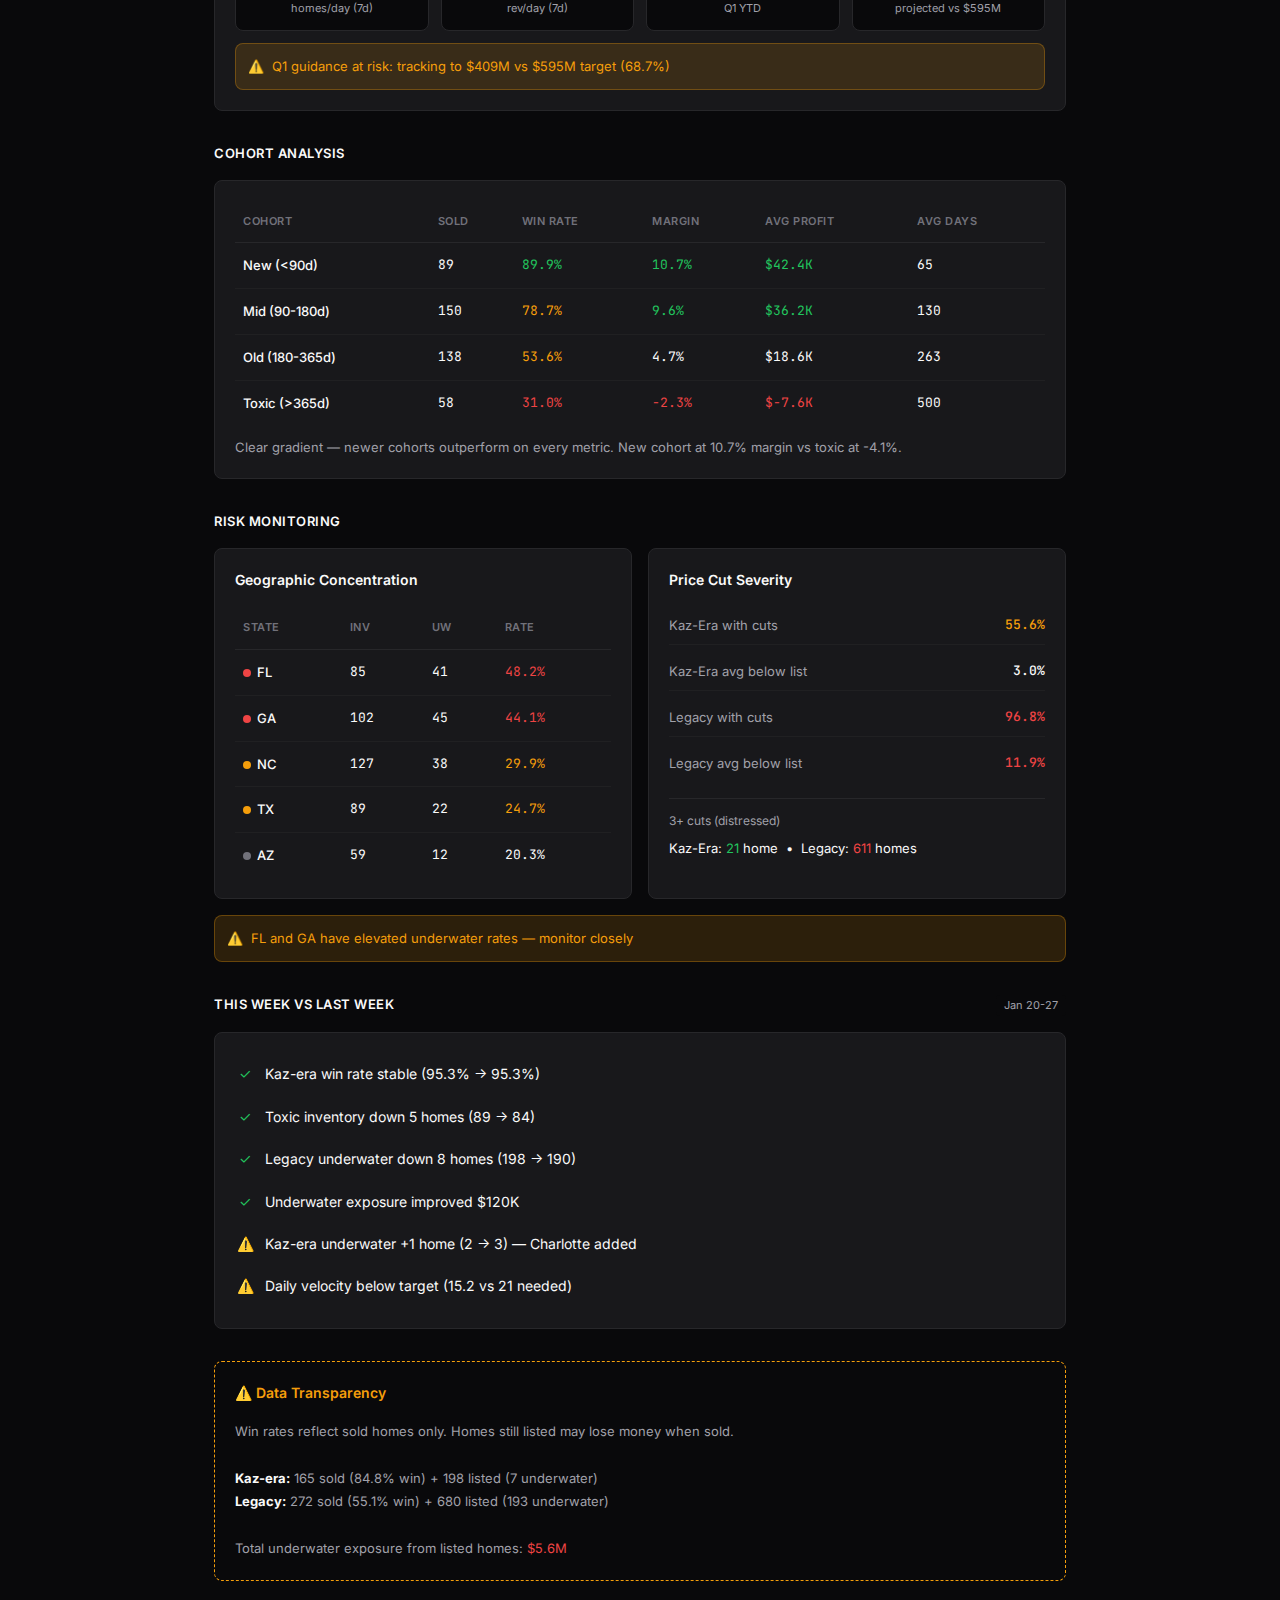
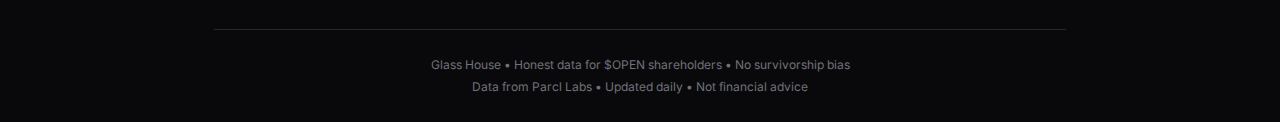
<file: dashboard.html>
<!DOCTYPE html>
<html lang="en">
<head>
    <meta charset="UTF-8">
    <meta name="viewport" content="width=device-width, initial-scale=1.0">
    <title>Glass House — $OPEN Intelligence</title>
    <meta name="description" content="Honest operational intelligence for Opendoor investors. No survivorship bias.">
    <link rel="preconnect" href="https://fonts.googleapis.com">
    <link href="https://fonts.googleapis.com/css2?family=Inter:wght@400;500;600;700&family=JetBrains+Mono:wght@400;500;600&display=swap" rel="stylesheet">
    <script src="https://cdn.plot.ly/plotly-2.27.0.min.js"></script>
    <style>
        * { margin: 0; padding: 0; box-sizing: border-box; }

        :root {
            --green: #22c55e;
            --green-dim: rgba(34, 197, 94, 0.15);
            --amber: #f59e0b;
            --amber-dim: rgba(245, 158, 11, 0.15);
            --red: #ef4444;
            --red-dim: rgba(239, 68, 68, 0.15);
            --text: #fafafa;
            --text-muted: #a1a1aa;
            --text-dim: #71717a;
            --border: #27272a;
            --card: #18181b;
            --bg: #09090b;
            --radius: 8px;
        }

        body {
            font-family: 'Inter', -apple-system, sans-serif;
            background: var(--bg);
            color: var(--text);
            line-height: 1.6;
            -webkit-font-smoothing: antialiased;
        }

        .container {
            max-width: 900px;
            margin: 0 auto;
            padding: 24px;
        }

        .mono { font-family: 'JetBrains Mono', monospace; }
        .green { color: var(--green); }
        .amber { color: var(--amber); }
        .red { color: var(--red); }
        .muted { color: var(--text-muted); }
        .dim { color: var(--text-dim); }

        /* Header */
        header {
            display: flex;
            justify-content: space-between;
            align-items: center;
            padding-bottom: 16px;
            margin-bottom: 24px;
            border-bottom: 1px solid var(--border);
        }

        .brand {
            font-size: 16px;
            font-weight: 600;
            letter-spacing: -0.02em;
        }

        .header-right {
            display: flex;
            align-items: center;
            gap: 16px;
            font-size: 13px;
        }

        .ticker {
            font-family: 'JetBrains Mono', monospace;
            padding: 4px 8px;
            background: var(--card);
            border-radius: 4px;
        }

        .timestamp {
            color: var(--text-muted);
        }

        .screenshot-btn {
            padding: 6px 12px;
            background: var(--card);
            border: 1px solid var(--border);
            border-radius: var(--radius);
            color: var(--text-muted);
            font-size: 12px;
            cursor: pointer;
            transition: all 0.15s;
        }
        .screenshot-btn:hover {
            background: var(--border);
            color: var(--text);
        }

        /* Cards */
        .card {
            background: var(--card);
            border: 1px solid var(--border);
            border-radius: var(--radius);
            padding: 20px;
            margin-bottom: 16px;
        }

        .card-header {
            display: flex;
            justify-content: space-between;
            align-items: center;
            margin-bottom: 16px;
        }

        .card-title {
            font-size: 14px;
            font-weight: 600;
            color: var(--text);
        }

        .card-subtitle {
            font-size: 12px;
            color: var(--text-muted);
        }

        /* Executive Summary */
        .summary-card {
            background: linear-gradient(135deg, var(--card) 0%, rgba(24, 24, 27, 0.8) 100%);
            border: 1px solid var(--border);
            border-radius: var(--radius);
            padding: 24px;
            margin-bottom: 32px;
        }

        .summary-title {
            font-size: 11px;
            font-weight: 600;
            text-transform: uppercase;
            letter-spacing: 1px;
            color: var(--text-dim);
            margin-bottom: 12px;
        }

        .summary-text {
            font-size: 15px;
            line-height: 1.8;
            color: var(--text);
        }

        .summary-text strong {
            color: var(--green);
            font-weight: 600;
        }

        .summary-text .warn {
            color: var(--amber);
        }

        /* Section */
        .section {
            margin-bottom: 32px;
        }

        .section-header {
            display: flex;
            justify-content: space-between;
            align-items: baseline;
            margin-bottom: 16px;
        }

        .section-title {
            font-size: 13px;
            font-weight: 600;
            text-transform: uppercase;
            letter-spacing: 0.5px;
        }

        .section-badge {
            font-size: 11px;
            color: var(--text-muted);
            padding: 2px 8px;
            background: var(--bg);
            border-radius: 4px;
        }

        /* Metrics Grid */
        .metrics-grid {
            display: grid;
            grid-template-columns: repeat(3, 1fr);
            gap: 16px;
        }

        .metric-card {
            background: var(--bg);
            border: 1px solid var(--border);
            border-radius: var(--radius);
            padding: 16px;
            text-align: center;
        }

        .metric-value {
            font-family: 'JetBrains Mono', monospace;
            font-size: 28px;
            font-weight: 600;
            margin-bottom: 4px;
        }

        .metric-label {
            font-size: 12px;
            color: var(--text-muted);
        }

        /* Stats List */
        .stats-list {
            display: flex;
            flex-direction: column;
            gap: 8px;
        }

        .stat-row {
            display: flex;
            justify-content: space-between;
            padding: 8px 0;
            border-bottom: 1px solid rgba(39, 39, 42, 0.5);
        }

        .stat-row:last-child {
            border-bottom: none;
        }

        .stat-label {
            font-size: 13px;
            color: var(--text-muted);
        }

        .stat-value {
            font-family: 'JetBrains Mono', monospace;
            font-size: 13px;
            font-weight: 500;
        }

        /* Two Column Layout */
        .two-col {
            display: grid;
            grid-template-columns: 1fr 1fr;
            gap: 16px;
        }

        /* Progress Bar */
        .progress-bar {
            height: 8px;
            background: var(--bg);
            border-radius: 4px;
            overflow: hidden;
            margin: 12px 0;
        }

        .progress-fill {
            height: 100%;
            border-radius: 4px;
            transition: width 0.3s ease;
        }

        .progress-fill.green { background: var(--green); }
        .progress-fill.amber { background: var(--amber); }
        .progress-fill.red { background: var(--red); }

        /* Tables */
        table {
            width: 100%;
            border-collapse: collapse;
            font-size: 13px;
        }

        th {
            text-align: left;
            padding: 12px 8px;
            font-size: 11px;
            font-weight: 600;
            text-transform: uppercase;
            letter-spacing: 0.5px;
            color: var(--text-dim);
            border-bottom: 1px solid var(--border);
        }

        td {
            padding: 12px 8px;
            border-bottom: 1px solid rgba(39, 39, 42, 0.5);
            font-family: 'JetBrains Mono', monospace;
        }

        tr:last-child td {
            border-bottom: none;
        }

        td.name {
            font-family: 'Inter', sans-serif;
            font-weight: 500;
        }

        /* Risk Indicators */
        .risk-high { color: var(--red); }
        .risk-medium { color: var(--amber); }
        .risk-low { color: var(--text-muted); }

        .risk-dot {
            display: inline-block;
            width: 8px;
            height: 8px;
            border-radius: 50%;
            margin-right: 6px;
        }

        .risk-dot.high { background: var(--red); }
        .risk-dot.medium { background: var(--amber); }
        .risk-dot.low { background: var(--text-dim); }

        /* Alerts */
        .alert {
            display: flex;
            align-items: flex-start;
            gap: 8px;
            padding: 12px;
            border-radius: var(--radius);
            font-size: 13px;
            margin-top: 12px;
        }

        .alert-warn {
            background: var(--amber-dim);
            border: 1px solid rgba(245, 158, 11, 0.3);
            color: var(--amber);
        }

        .alert-icon {
            flex-shrink: 0;
        }

        /* Weekly Changes */
        .change-item {
            display: flex;
            align-items: flex-start;
            gap: 10px;
            padding: 10px 0;
            font-size: 14px;
        }

        .change-icon {
            flex-shrink: 0;
            width: 20px;
            text-align: center;
        }

        .change-good { color: var(--green); }
        .change-warn { color: var(--amber); }

        /* Inline Watchlist */
        .watchlist-inline {
            margin-top: 16px;
            padding-top: 16px;
            border-top: 1px solid var(--border);
        }

        .watchlist-title {
            font-size: 12px;
            color: var(--text-muted);
            margin-bottom: 8px;
        }

        .watchlist-items {
            font-size: 13px;
            color: var(--text-dim);
        }

        /* Net Position Box */
        .net-position {
            background: var(--bg);
            border: 1px solid var(--border);
            border-radius: var(--radius);
            padding: 16px;
        }

        .net-position-grid {
            display: grid;
            grid-template-columns: repeat(3, 1fr);
            gap: 12px;
            text-align: center;
        }

        .net-item {
            padding: 8px;
        }

        .net-value {
            font-family: 'JetBrains Mono', monospace;
            font-size: 16px;
            font-weight: 600;
        }

        .net-label {
            font-size: 11px;
            color: var(--text-muted);
            margin-top: 4px;
        }

        /* Footer */
        .footer {
            margin-top: 48px;
            padding-top: 24px;
            border-top: 1px solid var(--border);
        }

        .footer-text {
            font-size: 12px;
            color: var(--text-dim);
            text-align: center;
            line-height: 1.8;
        }

        /* Chart Container */
        .chart-container {
            height: 200px;
            margin: 16px 0;
        }

        /* Velocity Stats */
        .velocity-stats {
            display: grid;
            grid-template-columns: repeat(4, 1fr);
            gap: 12px;
            margin-top: 16px;
        }

        .velocity-stat {
            background: var(--bg);
            border: 1px solid var(--border);
            border-radius: var(--radius);
            padding: 12px;
            text-align: center;
        }

        .velocity-value {
            font-family: 'JetBrains Mono', monospace;
            font-size: 18px;
            font-weight: 600;
        }

        .velocity-label {
            font-size: 11px;
            color: var(--text-muted);
            margin-top: 4px;
        }

        /* Screenshot Mode */
        .watermark {
            display: none;
            position: fixed;
            bottom: 20px;
            right: 24px;
            font-size: 14px;
            font-weight: 600;
            color: rgba(255,255,255,0.3);
            letter-spacing: 1px;
        }

        body.screenshot-mode header,
        body.screenshot-mode .footer {
            display: none;
        }

        body.screenshot-mode .container {
            padding-top: 16px;
        }

        body.screenshot-mode .watermark {
            display: block;
        }

        /* Responsive */
        @media (max-width: 768px) {
            .two-col, .metrics-grid, .velocity-stats {
                grid-template-columns: 1fr;
            }
            .net-position-grid {
                grid-template-columns: 1fr;
            }
        }
    </style>
</head>
<body>
    <div class="container">
        <header>
            <div class="brand">Glass House</div>
            <div class="header-right">
                <span class="ticker">$OPEN <span id="stock-price">$5.90</span></span>
                <span class="timestamp" id="timestamp">Jan 27, 2026 • 6:00 PM EST</span>
                <button class="screenshot-btn" id="screenshot-btn" onclick="toggleScreenshotMode()">📷 Screenshot</button>
            </div>
        </header>

        <!-- EXECUTIVE SUMMARY -->
        <div class="summary-card">
            <div class="summary-title">Executive Summary</div>
            <div class="summary-text" id="exec-summary">
                <strong>Kaz-era performing at 95.3% win rate</strong> with $9.7M net position.<br>
                Legacy cleanup on pace — 84 toxic remaining, ~9 weeks to clear.<br>
                <span class="warn">Watch: FL/GA underwater elevated (48%, 44%). Q1 guidance at risk.</span>
            </div>
        </div>

        <!-- KAZ-ERA PORTFOLIO -->
        <div class="section">
            <div class="section-header">
                <div class="section-title">Kaz-Era Portfolio</div>
                <div class="section-badge">Acquired Nov 2025+</div>
            </div>

            <div class="card">
                <div class="metrics-grid">
                    <div class="metric-card">
                        <div class="metric-value" id="kaz-sold">43</div>
                        <div class="metric-label">Homes Sold</div>
                    </div>
                    <div class="metric-card">
                        <div class="metric-value" id="kaz-listed">103</div>
                        <div class="metric-label">Homes Listed</div>
                    </div>
                    <div class="metric-card">
                        <div class="metric-value green" id="kaz-net">+$9.7M</div>
                        <div class="metric-label">Net Position</div>
                    </div>
                </div>

                <div class="two-col" style="margin-top: 20px;">
                    <div class="stats-list">
                        <div class="stat-row">
                            <span class="stat-label">Win Rate</span>
                            <span class="stat-value green" id="kaz-wr">95.3%</span>
                        </div>
                        <div class="stat-row">
                            <span class="stat-label">Avg Profit</span>
                            <span class="stat-value green" id="kaz-profit">$43.2K</span>
                        </div>
                        <div class="stat-row">
                            <span class="stat-label">Margin</span>
                            <span class="stat-value" id="kaz-margin">10.7%</span>
                        </div>
                    </div>
                    <div class="stats-list">
                        <div class="stat-row">
                            <span class="stat-label">Above Water</span>
                            <span class="stat-value green" id="kaz-above">97.1% (100)</span>
                        </div>
                        <div class="stat-row">
                            <span class="stat-label">Underwater</span>
                            <span class="stat-value red" id="kaz-uw">2.9% (3)</span>
                        </div>
                        <div class="stat-row">
                            <span class="stat-label">Price Cuts</span>
                            <span class="stat-value amber" id="kaz-cuts">35.0% (36)</span>
                        </div>
                    </div>
                </div>

                <div class="net-position" style="margin-top: 20px;">
                    <div class="net-position-grid">
                        <div class="net-item">
                            <div class="net-value green" id="kaz-realized">+$1.9M</div>
                            <div class="net-label">Realized</div>
                        </div>
                        <div class="net-item">
                            <div class="net-value" id="kaz-unrealized">+$7.8M</div>
                            <div class="net-label">Unrealized</div>
                        </div>
                        <div class="net-item">
                            <div class="net-value red" id="kaz-exposure">-$12.2K</div>
                            <div class="net-label">Underwater</div>
                        </div>
                    </div>
                </div>

                <div class="watchlist-inline" id="watchlist-section">
                    <div class="watchlist-title"><span id="uw-count">3</span> homes underwater</div>
                    <div class="watchlist-items" id="watchlist-items">
                        Charlotte NC (-$10.5K, 47 DOM) • Maricopa AZ (-$1.6K, 15 DOM) • Stone Mountain GA (-$77, 18 DOM)
                    </div>
                </div>
            </div>
        </div>

        <!-- LEGACY PORTFOLIO -->
        <div class="section">
            <div class="section-header">
                <div class="section-title">Legacy Portfolio</div>
                <div class="section-badge">Pre-Kaz</div>
            </div>

            <div class="card">
                <div class="two-col">
                    <div>
                        <div class="stats-list">
                            <div class="stat-row">
                                <span class="stat-label">Sold</span>
                                <span class="stat-value" id="legacy-sold">276 homes</span>
                            </div>
                            <div class="stat-row">
                                <span class="stat-label">Win Rate</span>
                                <span class="stat-value amber" id="legacy-wr">64.5%</span>
                            </div>
                            <div class="stat-row">
                                <span class="stat-label">Avg Profit</span>
                                <span class="stat-value" id="legacy-profit">$23.7K</span>
                            </div>
                            <div class="stat-row">
                                <span class="stat-label">Total Realized</span>
                                <span class="stat-value green" id="legacy-total">+$6.5M</span>
                            </div>
                        </div>
                    </div>
                    <div>
                        <div class="stats-list">
                            <div class="stat-row">
                                <span class="stat-label">Listed</span>
                                <span class="stat-value" id="legacy-listed">661 homes</span>
                            </div>
                            <div class="stat-row">
                                <span class="stat-label">Above Water</span>
                                <span class="stat-value" id="legacy-above">71.3% (471)</span>
                            </div>
                            <div class="stat-row">
                                <span class="stat-label">Underwater</span>
                                <span class="stat-value red" id="legacy-uw">28.7% (190)</span>
                            </div>
                            <div class="stat-row">
                                <span class="stat-label">Exposure</span>
                                <span class="stat-value red" id="legacy-exposure">-$5.1M</span>
                            </div>
                        </div>
                    </div>
                </div>

                <div style="margin-top: 20px;">
                    <div class="stat-row" style="border-bottom: none; padding-bottom: 8px;">
                        <span class="stat-label">Toxic Clearance Progress</span>
                        <span class="stat-value"><span id="toxic-sold">43</span> cleared / <span id="toxic-remaining">84</span> remaining</span>
                    </div>
                    <div class="progress-bar">
                        <div class="progress-fill amber" id="toxic-progress" style="width: 34%;"></div>
                    </div>
                    <div style="display: flex; justify-content: space-between; font-size: 12px; color: var(--text-muted);">
                        <span><span id="toxic-pct">33.9%</span> cleared</span>
                        <span>~<span id="toxic-weeks">9</span> weeks to clear at current pace</span>
                    </div>
                </div>
            </div>
        </div>

        <!-- DAILY OPERATIONS -->
        <div class="section">
            <div class="section-header">
                <div class="section-title">Daily Operations</div>
                <div class="section-badge" id="chart-range">Jan 15-27</div>
            </div>

            <div class="card">
                <div class="chart-container" id="revenue-chart"></div>

                <div class="velocity-stats">
                    <div class="velocity-stat">
                        <div class="velocity-value" id="vel-homes">15.2</div>
                        <div class="velocity-label">homes/day (7d)</div>
                    </div>
                    <div class="velocity-stat">
                        <div class="velocity-value" id="vel-rev">$4.6M</div>
                        <div class="velocity-label">rev/day (7d)</div>
                    </div>
                    <div class="velocity-stat">
                        <div class="velocity-value" id="vel-ytd">$119.7M</div>
                        <div class="velocity-label">Q1 YTD</div>
                    </div>
                    <div class="velocity-stat">
                        <div class="velocity-value amber" id="vel-proj">$409M</div>
                        <div class="velocity-label">projected vs $595M</div>
                    </div>
                </div>

                <div class="alert alert-warn">
                    <span class="alert-icon">⚠️</span>
                    <span>Q1 guidance at risk: tracking to <span id="q1-proj">$409M</span> vs $595M target (<span id="q1-pct">68.7%</span>)</span>
                </div>
            </div>
        </div>

        <!-- COHORT ANALYSIS -->
        <div class="section">
            <div class="section-header">
                <div class="section-title">Cohort Analysis</div>
            </div>

            <div class="card">
                <table>
                    <thead>
                        <tr>
                            <th>Cohort</th>
                            <th>Sold</th>
                            <th>Win Rate</th>
                            <th>Margin</th>
                            <th>Avg Profit</th>
                            <th>Avg Days</th>
                        </tr>
                    </thead>
                    <tbody id="cohort-table">
                        <tr>
                            <td class="name">New (&lt;90d)</td>
                            <td>70</td>
                            <td class="green">92.9%</td>
                            <td class="green">10.7%</td>
                            <td class="green">$41.9K</td>
                            <td>65</td>
                        </tr>
                        <tr>
                            <td class="name">Mid (90-180d)</td>
                            <td>104</td>
                            <td class="green">84.6%</td>
                            <td>10.0%</td>
                            <td>$36.9K</td>
                            <td>131</td>
                        </tr>
                        <tr>
                            <td class="name">Old (180-365d)</td>
                            <td>100</td>
                            <td class="amber">53.0%</td>
                            <td>5.4%</td>
                            <td>$21.7K</td>
                            <td>262</td>
                        </tr>
                        <tr>
                            <td class="name">Toxic (&gt;365d)</td>
                            <td>43</td>
                            <td class="red">30.2%</td>
                            <td class="red">-4.1%</td>
                            <td class="red">-$12.5K</td>
                            <td>504</td>
                        </tr>
                    </tbody>
                </table>
                <div style="margin-top: 12px; font-size: 13px; color: var(--text-muted);">
                    Clear gradient — newer cohorts outperform on every metric. New cohort at 10.7% margin vs toxic at -4.1%.
                </div>
            </div>
        </div>

        <!-- RISK MONITORING -->
        <div class="section">
            <div class="section-header">
                <div class="section-title">Risk Monitoring</div>
            </div>

            <div class="two-col">
                <div class="card">
                    <div class="card-header">
                        <div class="card-title">Geographic Concentration</div>
                    </div>
                    <table>
                        <thead>
                            <tr>
                                <th>State</th>
                                <th>Inv</th>
                                <th>UW</th>
                                <th>Rate</th>
                            </tr>
                        </thead>
                        <tbody id="geo-table">
                            <tr>
                                <td class="name"><span class="risk-dot high"></span>FL</td>
                                <td>85</td>
                                <td>41</td>
                                <td class="red">48.2%</td>
                            </tr>
                            <tr>
                                <td class="name"><span class="risk-dot high"></span>GA</td>
                                <td>102</td>
                                <td>45</td>
                                <td class="red">44.1%</td>
                            </tr>
                            <tr>
                                <td class="name"><span class="risk-dot medium"></span>NC</td>
                                <td>127</td>
                                <td>38</td>
                                <td class="amber">29.9%</td>
                            </tr>
                            <tr>
                                <td class="name"><span class="risk-dot medium"></span>TX</td>
                                <td>89</td>
                                <td>22</td>
                                <td class="amber">24.7%</td>
                            </tr>
                            <tr>
                                <td class="name"><span class="risk-dot low"></span>AZ</td>
                                <td>59</td>
                                <td>12</td>
                                <td>20.3%</td>
                            </tr>
                        </tbody>
                    </table>
                </div>

                <div class="card">
                    <div class="card-header">
                        <div class="card-title">Price Cut Severity</div>
                    </div>
                    <div class="stats-list">
                        <div class="stat-row">
                            <span class="stat-label">Kaz-Era with cuts</span>
                            <span class="stat-value amber" id="cuts-kaz">35.0%</span>
                        </div>
                        <div class="stat-row">
                            <span class="stat-label">Kaz-Era avg below list</span>
                            <span class="stat-value" id="cuts-kaz-below">2.3%</span>
                        </div>
                        <div class="stat-row">
                            <span class="stat-label">Legacy with cuts</span>
                            <span class="stat-value red" id="cuts-legacy">95.6%</span>
                        </div>
                        <div class="stat-row">
                            <span class="stat-label">Legacy avg below list</span>
                            <span class="stat-value red" id="cuts-legacy-below">11.8%</span>
                        </div>
                    </div>
                    <div style="margin-top: 16px; padding-top: 12px; border-top: 1px solid var(--border);">
                        <div style="font-size: 12px; color: var(--text-muted);">3+ cuts (distressed)</div>
                        <div style="margin-top: 8px; font-size: 13px;">
                            Kaz-Era: <span class="green" id="cuts-kaz-3">1</span> home &nbsp;•&nbsp;
                            Legacy: <span class="red" id="cuts-legacy-3">570</span> homes
                        </div>
                    </div>
                </div>
            </div>

            <div class="alert alert-warn" style="margin-top: 0;">
                <span class="alert-icon">⚠️</span>
                <span>FL and GA have elevated underwater rates — monitor closely</span>
            </div>
        </div>

        <!-- WEEKLY CHANGES -->
        <div class="section">
            <div class="section-header">
                <div class="section-title">This Week vs Last Week</div>
                <div class="section-badge" id="wow-range">Jan 20-27</div>
            </div>

            <div class="card">
                <div id="weekly-changes">
                    <div class="change-item">
                        <span class="change-icon change-good">✓</span>
                        <span>Kaz-era win rate stable (95.3% → 95.3%)</span>
                    </div>
                    <div class="change-item">
                        <span class="change-icon change-good">✓</span>
                        <span>Toxic inventory down 5 homes (89 → 84)</span>
                    </div>
                    <div class="change-item">
                        <span class="change-icon change-good">✓</span>
                        <span>Legacy underwater down 8 homes (198 → 190)</span>
                    </div>
                    <div class="change-item">
                        <span class="change-icon change-good">✓</span>
                        <span>Underwater exposure improved $120K</span>
                    </div>
                    <div class="change-item">
                        <span class="change-icon change-warn">⚠️</span>
                        <span>Kaz-era underwater +1 home (2 → 3) — Charlotte added</span>
                    </div>
                    <div class="change-item">
                        <span class="change-icon change-warn">⚠️</span>
                        <span>Daily velocity below target (15.2 vs 21 needed)</span>
                    </div>
                </div>
            </div>
        </div>

        <!-- DATA TRANSPARENCY -->
        <div class="section">
            <div class="card" style="background: var(--bg); border-color: var(--amber); border-style: dashed;">
                <div class="card-header">
                    <div class="card-title" style="color: var(--amber);">⚠️ Data Transparency</div>
                </div>
                <div style="font-size: 13px; line-height: 1.8; color: var(--text-muted);">
                    Win rates reflect sold homes only. Homes still listed may lose money when sold.<br><br>
                    <strong style="color: var(--text);">Kaz-era:</strong> <span id="disc-kaz-sold">43</span> sold (<span id="disc-kaz-wr">95.3%</span> win) + <span id="disc-kaz-listed">103</span> listed (<span id="disc-kaz-uw">3</span> underwater)<br>
                    <strong style="color: var(--text);">Legacy:</strong> <span id="disc-legacy-sold">276</span> sold (<span id="disc-legacy-wr">64.5%</span> win) + <span id="disc-legacy-listed">661</span> listed (<span id="disc-legacy-uw">190</span> underwater)<br><br>
                    Total underwater exposure from listed homes: <span class="red" id="disc-exposure">$5.1M</span>
                </div>
            </div>
        </div>

        <!-- FOOTER -->
        <div class="footer">
            <div class="footer-text">
                Glass House • Honest data for $OPEN shareholders • No survivorship bias<br>
                Data from Parcl Labs • Updated daily • Not financial advice
            </div>
        </div>
    </div>

    <!-- Watermark for Screenshot Mode -->
    <div class="watermark">Glass House</div>

<script>
// Chart configuration
const chartLayout = {
    paper_bgcolor: 'transparent',
    plot_bgcolor: 'transparent',
    font: { color: '#a1a1aa', family: 'Inter, sans-serif', size: 11 },
    margin: { t: 10, r: 10, b: 30, l: 50 },
    xaxis: {
        gridcolor: 'rgba(39, 39, 42, 0.5)',
        linecolor: 'transparent',
        tickfont: { size: 10 }
    },
    yaxis: {
        gridcolor: 'rgba(39, 39, 42, 0.5)',
        linecolor: 'transparent',
        tickfont: { size: 10 }
    }
};

const chartConfig = { displayModeBar: false, responsive: true };

function fmt(v) {
    if (v === null || v === undefined) return '-';
    if (Math.abs(v) >= 1e6) return '$' + (v/1e6).toFixed(1) + 'M';
    if (Math.abs(v) >= 1e3) return '$' + (v/1e3).toFixed(1) + 'K';
    return '$' + Math.round(v);
}

function renderRevenueChart(data) {
    if (!data || data.length === 0) return;

    const target = 6800000;
    const dates = data.map(d => d.date);
    const revenue = data.map(d => d.revenue || 0);
    const colors = revenue.map(v => v >= target ? '#22c55e' : '#f59e0b');

    // Calculate proper max for Y axis
    const maxRev = Math.max(...revenue, target);
    const yMax = Math.ceil(maxRev / 5000000) * 5000000 + 2000000;

    const traces = [
        {
            x: dates,
            y: revenue,
            type: 'bar',
            marker: { color: colors, cornerradius: 4 },
            hovertemplate: '%{x}<br>$%{y:,.0f}<extra></extra>'
        },
        {
            x: [dates[0], dates[dates.length - 1]],
            y: [target, target],
            type: 'scatter',
            mode: 'lines',
            line: { color: '#71717a', width: 1, dash: 'dash' },
            hoverinfo: 'skip',
            showlegend: false
        }
    ];

    const layout = {
        ...chartLayout,
        showlegend: false,
        yaxis: {
            ...chartLayout.yaxis,
            tickformat: '$.1s',
            range: [0, yMax]
        },
        annotations: [{
            x: dates[dates.length - 1],
            y: target,
            text: '$6.8M target',
            showarrow: false,
            xanchor: 'right',
            yanchor: 'bottom',
            font: { size: 10, color: '#71717a' }
        }]
    };

    Plotly.newPlot('revenue-chart', traces, layout, chartConfig);
}

async function loadData() {
    try {
        const response = await fetch('outputs/dashboard_data.json');
        return await response.json();
    } catch (e) {
        console.error('Failed to load data:', e);
        return null;
    }
}

function render(data) {
    if (!data) return;
    const d = data.current || {};
    const v3 = d.v3 || {};
    const kazP = v3.portfolio?.kaz_era || {};
    const legacyP = v3.portfolio?.legacy || {};
    const toxic = d.toxic || {};
    const trends = data.trends || {};
    const insights = data.insights || {};

    // Timestamp
    const now = new Date();
    document.getElementById('timestamp').textContent = now.toLocaleDateString('en-US', {
        month: 'short', day: 'numeric', year: 'numeric'
    }) + ' • ' + now.toLocaleTimeString('en-US', { hour: 'numeric', minute: '2-digit' });

    // Kaz-Era
    if (kazP.sold_count) {
        document.getElementById('kaz-sold').textContent = kazP.sold_count;
        document.getElementById('kaz-listed').textContent = kazP.listed_count || 0;
        document.getElementById('kaz-wr').textContent = kazP.sold_win_rate?.toFixed(1) + '%';
        document.getElementById('kaz-profit').textContent = fmt(kazP.sold_avg_profit);

        const netPos = (kazP.sold_total_realized || 0) + (kazP.listed_above_water || 0) * 30000 - (kazP.listed_underwater_exposure || 0);
        document.getElementById('kaz-net').textContent = '+' + fmt(netPos > 0 ? netPos : kazP.net_position);

        document.getElementById('kaz-above').textContent = (kazP.listed_above_water_pct || 0).toFixed(1) + '% (' + (kazP.listed_above_water || 0) + ')';
        document.getElementById('kaz-uw').textContent = (kazP.listed_underwater_pct || 0).toFixed(1) + '% (' + (kazP.listed_underwater || 0) + ')';
        document.getElementById('kaz-cuts').textContent = (kazP.listed_with_cuts_pct || 0).toFixed(1) + '% (' + (kazP.listed_with_cuts || 0) + ')';

        document.getElementById('kaz-realized').textContent = '+' + fmt(kazP.sold_total_realized);
        document.getElementById('kaz-exposure').textContent = '-' + fmt(kazP.listed_underwater_exposure);

        document.getElementById('uw-count').textContent = kazP.listed_underwater || 0;

        // Disclaimers
        document.getElementById('disc-kaz-sold').textContent = kazP.sold_count;
        document.getElementById('disc-kaz-wr').textContent = kazP.sold_win_rate?.toFixed(1) + '%';
        document.getElementById('disc-kaz-listed').textContent = kazP.listed_count || 0;
        document.getElementById('disc-kaz-uw').textContent = kazP.listed_underwater || 0;
    }

    // Legacy
    if (legacyP.sold_count) {
        document.getElementById('legacy-sold').textContent = legacyP.sold_count + ' homes';
        document.getElementById('legacy-listed').textContent = legacyP.listed_count + ' homes';
        document.getElementById('legacy-wr').textContent = legacyP.sold_win_rate?.toFixed(1) + '%';
        document.getElementById('legacy-profit').textContent = fmt(legacyP.sold_avg_profit);
        document.getElementById('legacy-total').textContent = '+' + fmt(legacyP.sold_total_realized);
        document.getElementById('legacy-above').textContent = (legacyP.listed_above_water_pct || 0).toFixed(1) + '% (' + (legacyP.listed_above_water || 0) + ')';
        document.getElementById('legacy-uw').textContent = (legacyP.listed_underwater_pct || 0).toFixed(1) + '% (' + (legacyP.listed_underwater || 0) + ')';
        document.getElementById('legacy-exposure').textContent = '-' + fmt(legacyP.listed_underwater_exposure);

        document.getElementById('disc-legacy-sold').textContent = legacyP.sold_count;
        document.getElementById('disc-legacy-wr').textContent = legacyP.sold_win_rate?.toFixed(1) + '%';
        document.getElementById('disc-legacy-listed').textContent = legacyP.listed_count || 0;
        document.getElementById('disc-legacy-uw').textContent = legacyP.listed_underwater || 0;
        document.getElementById('disc-exposure').textContent = fmt(legacyP.listed_underwater_exposure);
    }

    // Toxic
    if (toxic.remaining_count) {
        const sold = toxic.sold_count || 43;
        const remaining = toxic.remaining_count || 84;
        const pct = (sold / (sold + remaining) * 100).toFixed(1);
        document.getElementById('toxic-sold').textContent = sold;
        document.getElementById('toxic-remaining').textContent = remaining;
        document.getElementById('toxic-pct').textContent = pct + '%';
        document.getElementById('toxic-weeks').textContent = Math.ceil(toxic.weeks_to_clear || 9);
        document.getElementById('toxic-progress').style.width = pct + '%';
    }

    // Underwater watchlist
    const watchlist = v3.underwater_watchlist || [];
    if (watchlist.length > 0) {
        const items = watchlist.map(h =>
            `${h.city} ${h.state} (-${fmt(h.underwater_amount)}, ${h.days_on_market} DOM)`
        ).join(' • ');
        document.getElementById('watchlist-items').textContent = items;
        document.getElementById('uw-count').textContent = watchlist.length;
    }

    // Cohort table
    const cohorts = [
        ...(v3.days_to_sale || []).map((d, i) => ({
            ...d,
            ...(v3.cohort_margins?.[i] || {})
        }))
    ];
    if (cohorts.length > 0) {
        document.getElementById('cohort-table').innerHTML = cohorts.map(c => {
            const wrClass = c.win_rate >= 85 ? 'green' : c.win_rate >= 50 ? 'amber' : 'red';
            const marginClass = c.contribution_margin >= 8 ? 'green' : c.contribution_margin >= 0 ? '' : 'red';
            const profitClass = c.avg_profit >= 30000 ? 'green' : c.avg_profit >= 0 ? '' : 'red';
            return `<tr>
                <td class="name">${c.cohort}</td>
                <td>${c.sold_count}</td>
                <td class="${wrClass}">${c.win_rate?.toFixed(1)}%</td>
                <td class="${marginClass}">${c.contribution_margin?.toFixed(1)}%</td>
                <td class="${profitClass}">${fmt(c.avg_profit)}</td>
                <td>${Math.round(c.avg_days_to_sale || 0)}</td>
            </tr>`;
        }).join('');
    }

    // Price cuts
    const priceCuts = v3.price_cut_severity || [];
    const kazCuts = priceCuts.find(p => p.portfolio === 'kaz_era') || {};
    const legacyCuts = priceCuts.find(p => p.portfolio === 'legacy') || {};

    if (kazCuts.pct_with_cuts) {
        document.getElementById('cuts-kaz').textContent = kazCuts.pct_with_cuts.toFixed(1) + '%';
        document.getElementById('cuts-kaz-below').textContent = (kazCuts.avg_pct_below_list || 0).toFixed(1) + '%';
        document.getElementById('cuts-kaz-3').textContent = kazCuts.with_3plus_cuts || 0;
    }
    if (legacyCuts.pct_with_cuts) {
        document.getElementById('cuts-legacy').textContent = legacyCuts.pct_with_cuts.toFixed(1) + '%';
        document.getElementById('cuts-legacy-below').textContent = (legacyCuts.avg_pct_below_list || 0).toFixed(1) + '%';
        document.getElementById('cuts-legacy-3').textContent = legacyCuts.with_3plus_cuts || 0;
    }

    // Revenue chart
    if (trends.revenue_chart && trends.revenue_chart.length > 0) {
        renderRevenueChart(trends.revenue_chart);
    }

    // Velocity stats
    const vel = d.velocity || {};
    if (vel.sales_per_day_avg) {
        document.getElementById('vel-homes').textContent = vel.sales_per_day_avg.toFixed(1);
    }

    // Guidance
    const g = d.guidance || {};
    if (g.revenue_to_date) {
        document.getElementById('vel-ytd').textContent = fmt(g.revenue_to_date);
        document.getElementById('vel-proj').textContent = fmt(g.projected_quarter_revenue || 409000000);
        document.getElementById('q1-proj').textContent = fmt(g.projected_quarter_revenue || 409000000);
        document.getElementById('q1-pct').textContent = ((g.projected_quarter_revenue || 409000000) / 595000000 * 100).toFixed(1) + '%';
    }

    // Weekly changes from insights
    if (insights.summary) {
        // Could parse and display, but keeping static for now
    }
}

function toggleScreenshotMode() {
    document.body.classList.toggle('screenshot-mode');
    const btn = document.getElementById('screenshot-btn');
    if (document.body.classList.contains('screenshot-mode')) {
        btn.textContent = '✕ Exit';
    } else {
        btn.textContent = '📷 Screenshot';
    }
}

document.addEventListener('keydown', function(e) {
    if ((e.ctrlKey || e.metaKey) && e.shiftKey && e.key === 'S') {
        e.preventDefault();
        toggleScreenshotMode();
    }
});

loadData().then(render);
setInterval(() => loadData().then(render), 300000);
</script>
</body>
</html>
</file>
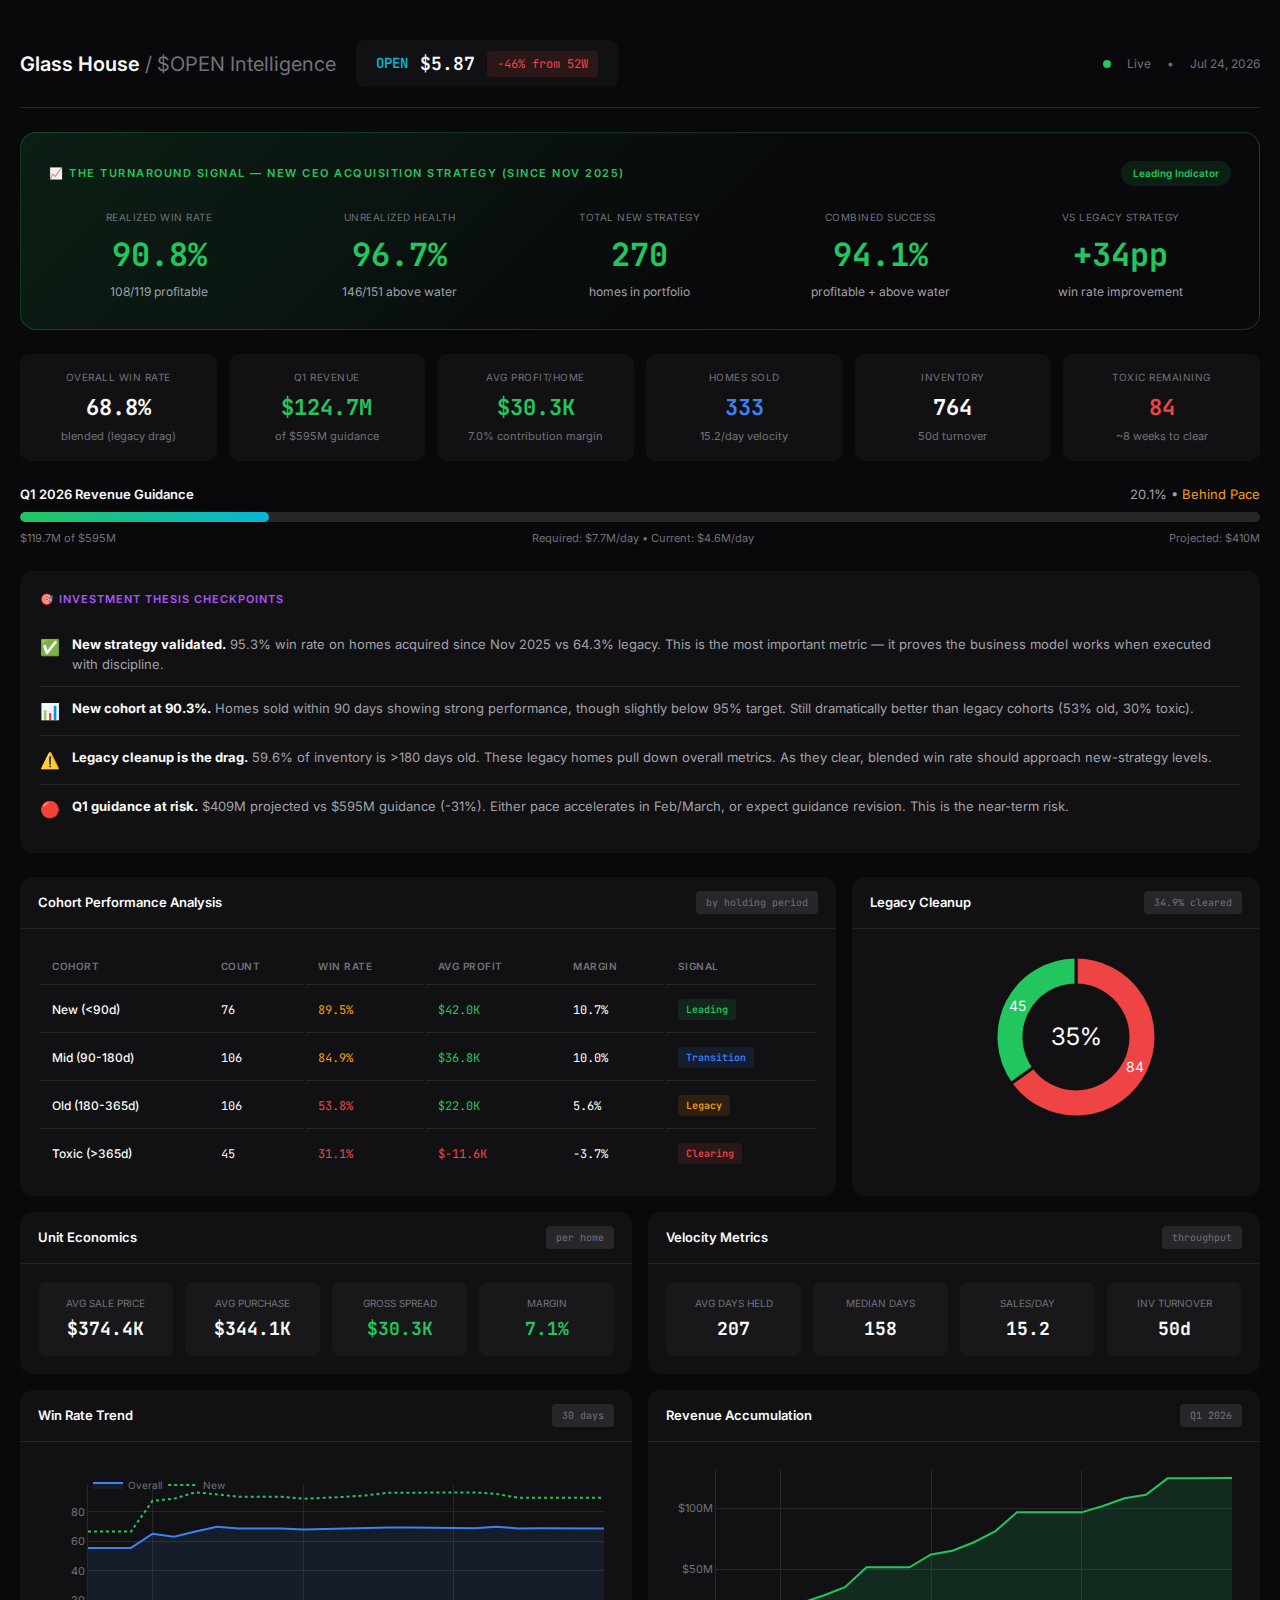
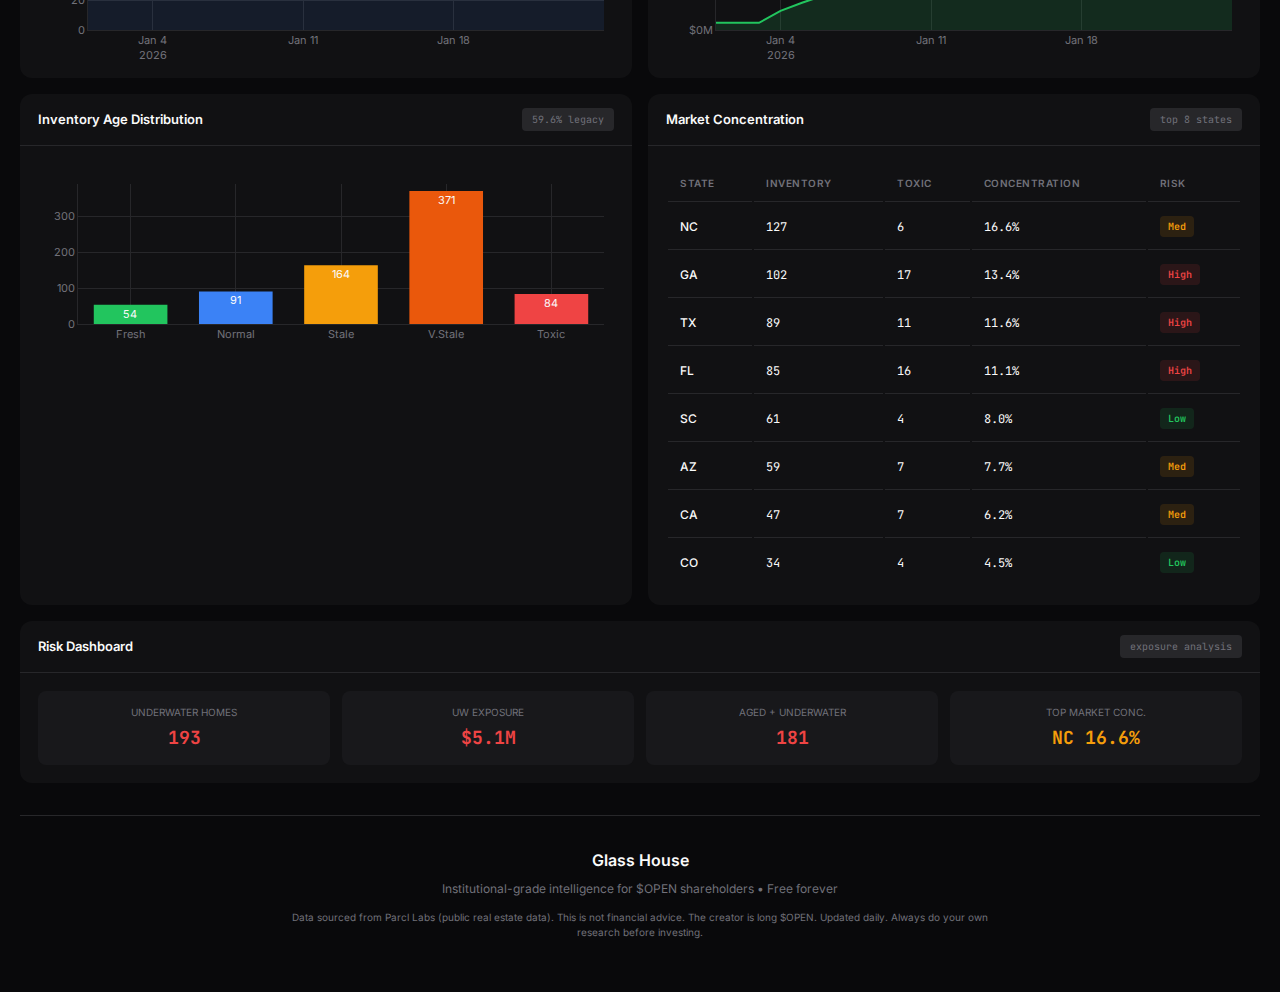
<file: dashboard_v1.html>
<!DOCTYPE html>
<html lang="en">
<head>
    <meta charset="UTF-8">
    <meta name="viewport" content="width=device-width, initial-scale=1.0">
    <title>Glass House — $OPEN Deep Intelligence</title>
    <meta name="description" content="Institutional-grade operational intelligence for Opendoor shareholders. Real-time metrics, unit economics, market analysis.">
    <script src="https://cdn.plot.ly/plotly-2.27.0.min.js"></script>
    <style>
        @import url('https://fonts.googleapis.com/css2?family=Inter:wght@400;500;600;700&family=JetBrains+Mono:wght@400;500&display=swap');

        :root {
            --bg: #09090b;
            --surface: #111113;
            --surface-2: #18181b;
            --surface-3: #27272a;
            --border: #27272a;
            --text: #fafafa;
            --text-2: #a1a1aa;
            --text-3: #71717a;
            --green: #22c55e;
            --green-bg: rgba(34, 197, 94, 0.12);
            --red: #ef4444;
            --red-bg: rgba(239, 68, 68, 0.12);
            --blue: #3b82f6;
            --blue-bg: rgba(59, 130, 246, 0.12);
            --orange: #f59e0b;
            --orange-bg: rgba(245, 158, 11, 0.12);
            --purple: #a855f7;
            --cyan: #06b6d4;
        }

        * { margin: 0; padding: 0; box-sizing: border-box; }
        body {
            font-family: 'Inter', -apple-system, sans-serif;
            background: var(--bg);
            color: var(--text);
            line-height: 1.5;
            font-size: 14px;
            -webkit-font-smoothing: antialiased;
        }

        .mono { font-family: 'JetBrains Mono', monospace; }
        .container { max-width: 1400px; margin: 0 auto; padding: 20px; }

        /* Header */
        header {
            display: flex;
            justify-content: space-between;
            align-items: center;
            padding: 20px 0;
            border-bottom: 1px solid var(--border);
            margin-bottom: 24px;
        }

        .logo {
            display: flex;
            align-items: center;
            gap: 20px;
        }

        .logo h1 {
            font-size: 20px;
            font-weight: 600;
        }

        .logo h1 span { color: var(--text-3); font-weight: 400; }

        .ticker {
            display: flex;
            align-items: center;
            gap: 12px;
            background: var(--surface);
            padding: 10px 20px;
            border-radius: 8px;
            font-family: 'JetBrains Mono', monospace;
        }

        .ticker-sym { color: var(--cyan); font-weight: 600; }
        .ticker-price { font-size: 18px; font-weight: 600; }
        .ticker-chg { font-size: 12px; padding: 4px 10px; border-radius: 4px; }
        .ticker-chg.down { background: var(--red-bg); color: var(--red); }
        .ticker-chg.up { background: var(--green-bg); color: var(--green); }

        .header-meta {
            display: flex;
            align-items: center;
            gap: 16px;
            font-size: 12px;
            color: var(--text-3);
        }

        .live-dot {
            width: 8px; height: 8px;
            background: var(--green);
            border-radius: 50%;
            animation: pulse 2s infinite;
        }

        @keyframes pulse { 0%,100%{opacity:1}50%{opacity:.4} }

        /* Thesis Hero */
        .thesis {
            background: linear-gradient(135deg, var(--green-bg) 0%, transparent 60%);
            border: 1px solid rgba(34, 197, 94, 0.25);
            border-radius: 16px;
            padding: 28px;
            margin-bottom: 24px;
        }

        .thesis-head {
            display: flex;
            justify-content: space-between;
            align-items: center;
            margin-bottom: 24px;
        }

        .thesis-title {
            font-size: 11px;
            font-weight: 600;
            text-transform: uppercase;
            letter-spacing: 1.5px;
            color: var(--green);
        }

        .thesis-badge {
            font-size: 10px;
            padding: 5px 12px;
            background: var(--green-bg);
            color: var(--green);
            border-radius: 20px;
            font-weight: 600;
        }

        .thesis-grid {
            display: grid;
            grid-template-columns: repeat(5, 1fr);
            gap: 20px;
        }

        .thesis-stat { text-align: center; }

        .thesis-stat .lbl {
            font-size: 10px;
            color: var(--text-3);
            text-transform: uppercase;
            letter-spacing: 0.5px;
            margin-bottom: 6px;
        }

        .thesis-stat .val {
            font-size: 32px;
            font-weight: 700;
            color: var(--green);
            font-family: 'JetBrains Mono', monospace;
        }

        .thesis-stat .sub {
            font-size: 12px;
            color: var(--text-2);
            margin-top: 4px;
        }

        /* KPI Row */
        .kpi-row {
            display: grid;
            grid-template-columns: repeat(6, 1fr);
            gap: 12px;
            margin-bottom: 24px;
        }

        .kpi {
            background: var(--surface);
            border-radius: 10px;
            padding: 16px;
            text-align: center;
        }

        .kpi .lbl {
            font-size: 10px;
            color: var(--text-3);
            text-transform: uppercase;
            letter-spacing: 0.5px;
            margin-bottom: 6px;
        }

        .kpi .val {
            font-size: 22px;
            font-weight: 700;
            font-family: 'JetBrains Mono', monospace;
        }

        .kpi .val.g { color: var(--green); }
        .kpi .val.r { color: var(--red); }
        .kpi .val.b { color: var(--blue); }
        .kpi .val.o { color: var(--orange); }

        .kpi .ctx {
            font-size: 11px;
            color: var(--text-3);
            margin-top: 4px;
        }

        /* Card */
        .card {
            background: var(--surface);
            border-radius: 12px;
            margin-bottom: 16px;
            overflow: hidden;
        }

        .card-head {
            padding: 14px 18px;
            border-bottom: 1px solid var(--border);
            display: flex;
            justify-content: space-between;
            align-items: center;
        }

        .card-title {
            font-size: 13px;
            font-weight: 600;
        }

        .card-tag {
            font-size: 10px;
            padding: 4px 10px;
            background: var(--surface-3);
            border-radius: 4px;
            color: var(--text-3);
            font-family: 'JetBrains Mono', monospace;
        }

        .card-body { padding: 18px; }

        /* Grid */
        .g2 { display: grid; grid-template-columns: 1fr 1fr; gap: 16px; }
        .g3 { display: grid; grid-template-columns: 1fr 1fr 1fr; gap: 16px; }
        .g23 { display: grid; grid-template-columns: 2fr 1fr; gap: 16px; }

        /* Progress */
        .prog-wrap { margin-bottom: 24px; }
        .prog-head { display: flex; justify-content: space-between; margin-bottom: 8px; font-size: 13px; }
        .prog-head .title { font-weight: 600; }
        .prog-head .val { color: var(--text-2); }
        .prog-bar { height: 10px; background: var(--surface-3); border-radius: 5px; overflow: hidden; }
        .prog-fill { height: 100%; background: linear-gradient(90deg, var(--green), var(--cyan)); border-radius: 5px; }
        .prog-meta { display: flex; justify-content: space-between; margin-top: 8px; font-size: 11px; color: var(--text-3); }

        /* Table */
        .tbl { width: 100%; font-size: 13px; }
        .tbl th { text-align: left; padding: 10px 12px; font-size: 10px; font-weight: 600; text-transform: uppercase; letter-spacing: 0.5px; color: var(--text-3); border-bottom: 1px solid var(--border); }
        .tbl td { padding: 12px; border-bottom: 1px solid var(--surface-3); font-family: 'JetBrains Mono', monospace; font-size: 12px; }
        .tbl tr:last-child td { border-bottom: none; }
        .tbl tr:hover { background: var(--surface-2); }
        .tbl .name { font-family: 'Inter', sans-serif; font-weight: 500; }
        .pos { color: var(--green); }
        .neg { color: var(--red); }
        .warn { color: var(--orange); }

        .pill { display: inline-block; padding: 3px 8px; border-radius: 4px; font-size: 10px; font-weight: 600; }
        .pill.g { background: var(--green-bg); color: var(--green); }
        .pill.r { background: var(--red-bg); color: var(--red); }
        .pill.o { background: var(--orange-bg); color: var(--orange); }
        .pill.b { background: var(--blue-bg); color: var(--blue); }

        /* Insights */
        .insights { background: var(--surface); border-radius: 12px; padding: 20px; margin-bottom: 24px; }
        .insights-title { font-size: 11px; font-weight: 600; text-transform: uppercase; letter-spacing: 1px; color: var(--purple); margin-bottom: 16px; }
        .insight { display: flex; gap: 12px; padding: 12px 0; border-bottom: 1px solid var(--surface-3); font-size: 13px; }
        .insight:last-child { border-bottom: none; }
        .insight-icon { font-size: 16px; }
        .insight-text { color: var(--text-2); }
        .insight-text strong { color: var(--text); }

        /* Chart */
        .chart { height: 200px; }

        /* Metric Mini */
        .mini-grid { display: grid; grid-template-columns: repeat(4, 1fr); gap: 12px; }
        .mini { background: var(--surface-2); border-radius: 8px; padding: 14px; text-align: center; }
        .mini .lbl { font-size: 10px; color: var(--text-3); text-transform: uppercase; margin-bottom: 4px; }
        .mini .val { font-size: 18px; font-weight: 700; font-family: 'JetBrains Mono', monospace; }

        /* Footer */
        footer { text-align: center; padding: 32px; border-top: 1px solid var(--border); margin-top: 32px; }
        .footer-brand { font-size: 16px; font-weight: 600; margin-bottom: 8px; }
        .footer-sub { font-size: 12px; color: var(--text-3); margin-bottom: 12px; }
        .footer-disc { font-size: 10px; color: var(--text-3); max-width: 700px; margin: 0 auto; }

        /* Responsive */
        @media (max-width: 1100px) { .thesis-grid, .kpi-row { grid-template-columns: repeat(3, 1fr); } .g2, .g3, .g23 { grid-template-columns: 1fr; } }
        @media (max-width: 700px) { .thesis-grid, .kpi-row { grid-template-columns: repeat(2, 1fr); } .mini-grid { grid-template-columns: repeat(2, 1fr); } }
    </style>
</head>
<body>
<div class="container">

<!-- Header -->
<header>
    <div class="logo">
        <h1>Glass House <span>/ $OPEN Intelligence</span></h1>
        <div class="ticker">
            <span class="ticker-sym">OPEN</span>
            <span class="ticker-price" id="price">$5.87</span>
            <span class="ticker-chg down" id="chg">-46% from 52W</span>
        </div>
    </div>
    <div class="header-meta">
        <div class="live-dot"></div>
        <span>Live</span>
        <span>•</span>
        <span id="ts">Jan 27, 2026</span>
    </div>
</header>

<!-- Investment Thesis: The Signal -->
<section class="thesis">
    <div class="thesis-head">
        <span class="thesis-title">📈 The Turnaround Signal — New CEO Acquisition Strategy (Since Nov 2025)</span>
        <span class="thesis-badge">Leading Indicator</span>
    </div>
    <div class="thesis-grid">
        <div class="thesis-stat">
            <div class="lbl">Realized Win Rate</div>
            <div class="val" id="kaz-sold">95.3%</div>
            <div class="sub" id="kaz-sold-d">41/43 profitable</div>
        </div>
        <div class="thesis-stat">
            <div class="lbl">Unrealized Health</div>
            <div class="val" id="kaz-mkt">97.1%</div>
            <div class="sub" id="kaz-mkt-d">100/103 above water</div>
        </div>
        <div class="thesis-stat">
            <div class="lbl">Total New Strategy</div>
            <div class="val" id="kaz-tot">146</div>
            <div class="sub">homes in portfolio</div>
        </div>
        <div class="thesis-stat">
            <div class="lbl">Combined Success</div>
            <div class="val" id="kaz-health">96.6%</div>
            <div class="sub">profitable + above water</div>
        </div>
        <div class="thesis-stat">
            <div class="lbl">vs Legacy Strategy</div>
            <div class="val" id="kaz-imp">+31pp</div>
            <div class="sub">win rate improvement</div>
        </div>
    </div>
</section>

<!-- Key Performance Indicators -->
<div class="kpi-row">
    <div class="kpi"><div class="lbl">Overall Win Rate</div><div class="val" id="kpi-wr">68.7%</div><div class="ctx">blended (legacy drag)</div></div>
    <div class="kpi"><div class="lbl">Q1 Revenue</div><div class="val g" id="kpi-rev">$119.7M</div><div class="ctx">of $595M guidance</div></div>
    <div class="kpi"><div class="lbl">Avg Profit/Home</div><div class="val g" id="kpi-profit">$30.3K</div><div class="ctx">7.0% contribution margin</div></div>
    <div class="kpi"><div class="lbl">Homes Sold</div><div class="val b" id="kpi-sold">319</div><div class="ctx">15.2/day velocity</div></div>
    <div class="kpi"><div class="lbl">Inventory</div><div class="val" id="kpi-inv">764</div><div class="ctx">50d turnover</div></div>
    <div class="kpi"><div class="lbl">Toxic Remaining</div><div class="val r" id="kpi-toxic">84</div><div class="ctx">~8 weeks to clear</div></div>
</div>

<!-- Q1 Guidance Progress -->
<div class="prog-wrap">
    <div class="prog-head">
        <span class="title">Q1 2026 Revenue Guidance</span>
        <span class="val"><span id="prog-pct">20.1%</span> • <span id="prog-pace" style="color:var(--orange)">Behind Pace</span></span>
    </div>
    <div class="prog-bar"><div class="prog-fill" id="prog-bar" style="width:20.1%"></div></div>
    <div class="prog-meta">
        <span>$<span id="prog-rev">119.7</span>M of $595M</span>
        <span>Required: $7.7M/day • Current: $4.6M/day</span>
        <span>Projected: $<span id="prog-proj">409.6</span>M</span>
    </div>
</div>

<!-- Deep Insights -->
<div class="insights">
    <div class="insights-title">🎯 Investment Thesis Checkpoints</div>
    <div class="insight">
        <span class="insight-icon">✅</span>
        <span class="insight-text"><strong>New strategy validated.</strong> 95.3% win rate on homes acquired since Nov 2025 vs 64.3% legacy. This is the most important metric — it proves the business model works when executed with discipline.</span>
    </div>
    <div class="insight">
        <span class="insight-icon">📊</span>
        <span class="insight-text"><strong>New cohort at 90.3%.</strong> Homes sold within 90 days showing strong performance, though slightly below 95% target. Still dramatically better than legacy cohorts (53% old, 30% toxic).</span>
    </div>
    <div class="insight">
        <span class="insight-icon">⚠️</span>
        <span class="insight-text"><strong>Legacy cleanup is the drag.</strong> 59.6% of inventory is >180 days old. These legacy homes pull down overall metrics. As they clear, blended win rate should approach new-strategy levels.</span>
    </div>
    <div class="insight">
        <span class="insight-icon">🔴</span>
        <span class="insight-text"><strong>Q1 guidance at risk.</strong> $409M projected vs $595M guidance (-31%). Either pace accelerates in Feb/March, or expect guidance revision. This is the near-term risk.</span>
    </div>
</div>

<!-- Row: Cohorts + Toxic -->
<div class="g23">
    <div class="card">
        <div class="card-head">
            <span class="card-title">Cohort Performance Analysis</span>
            <span class="card-tag">by holding period</span>
        </div>
        <div class="card-body">
            <table class="tbl">
                <thead><tr><th>Cohort</th><th>Count</th><th>Win Rate</th><th>Avg Profit</th><th>Margin</th><th>Signal</th></tr></thead>
                <tbody id="cohort-tbl"></tbody>
            </table>
        </div>
    </div>
    <div class="card">
        <div class="card-head">
            <span class="card-title">Legacy Cleanup</span>
            <span class="card-tag" id="toxic-pct">33.9% cleared</span>
        </div>
        <div class="card-body">
            <div class="chart" id="chart-toxic"></div>
        </div>
    </div>
</div>

<!-- Row: Unit Economics + Velocity -->
<div class="g2">
    <div class="card">
        <div class="card-head">
            <span class="card-title">Unit Economics</span>
            <span class="card-tag">per home</span>
        </div>
        <div class="card-body">
            <div class="mini-grid">
                <div class="mini"><div class="lbl">Avg Sale Price</div><div class="val" id="ue-sale">$375K</div></div>
                <div class="mini"><div class="lbl">Avg Purchase</div><div class="val" id="ue-buy">$345K</div></div>
                <div class="mini"><div class="lbl">Gross Spread</div><div class="val pos" id="ue-spread">$30.3K</div></div>
                <div class="mini"><div class="lbl">Margin</div><div class="val pos" id="ue-margin">7.0%</div></div>
            </div>
        </div>
    </div>
    <div class="card">
        <div class="card-head">
            <span class="card-title">Velocity Metrics</span>
            <span class="card-tag">throughput</span>
        </div>
        <div class="card-body">
            <div class="mini-grid">
                <div class="mini"><div class="lbl">Avg Days Held</div><div class="val" id="vel-days">207</div></div>
                <div class="mini"><div class="lbl">Median Days</div><div class="val" id="vel-med">158</div></div>
                <div class="mini"><div class="lbl">Sales/Day</div><div class="val" id="vel-spd">15.2</div></div>
                <div class="mini"><div class="lbl">Inv Turnover</div><div class="val" id="vel-turn">50d</div></div>
            </div>
        </div>
    </div>
</div>

<!-- Row: Win Rate Trend + Revenue -->
<div class="g2">
    <div class="card">
        <div class="card-head">
            <span class="card-title">Win Rate Trend</span>
            <span class="card-tag">30 days</span>
        </div>
        <div class="card-body"><div class="chart" id="chart-wr"></div></div>
    </div>
    <div class="card">
        <div class="card-head">
            <span class="card-title">Revenue Accumulation</span>
            <span class="card-tag">Q1 2026</span>
        </div>
        <div class="card-body"><div class="chart" id="chart-rev"></div></div>
    </div>
</div>

<!-- Row: Inventory + Markets -->
<div class="g2">
    <div class="card">
        <div class="card-head">
            <span class="card-title">Inventory Age Distribution</span>
            <span class="card-tag" id="inv-legacy">59.6% legacy</span>
        </div>
        <div class="card-body"><div class="chart" id="chart-inv"></div></div>
    </div>
    <div class="card">
        <div class="card-head">
            <span class="card-title">Market Concentration</span>
            <span class="card-tag">top 8 states</span>
        </div>
        <div class="card-body">
            <table class="tbl">
                <thead><tr><th>State</th><th>Inventory</th><th>Toxic</th><th>Concentration</th><th>Risk</th></tr></thead>
                <tbody id="mkt-tbl"></tbody>
            </table>
        </div>
    </div>
</div>

<!-- Risk Dashboard -->
<div class="card">
    <div class="card-head">
        <span class="card-title">Risk Dashboard</span>
        <span class="card-tag">exposure analysis</span>
    </div>
    <div class="card-body">
        <div class="mini-grid">
            <div class="mini"><div class="lbl">Underwater Homes</div><div class="val neg" id="risk-uw">193</div></div>
            <div class="mini"><div class="lbl">UW Exposure</div><div class="val neg" id="risk-exp">$5.1M</div></div>
            <div class="mini"><div class="lbl">Aged + Underwater</div><div class="val neg" id="risk-aged">181</div></div>
            <div class="mini"><div class="lbl">Top Market Conc.</div><div class="val warn" id="risk-conc">NC 16.6%</div></div>
        </div>
    </div>
</div>

<!-- Footer -->
<footer>
    <div class="footer-brand">Glass House</div>
    <div class="footer-sub">Institutional-grade intelligence for $OPEN shareholders • Free forever</div>
    <div class="footer-disc">
        Data sourced from Parcl Labs (public real estate data). This is not financial advice.
        The creator is long $OPEN. Updated daily. Always do your own research before investing.
    </div>
</footer>

</div>

<script>
const C = { g:'#22c55e', r:'#ef4444', b:'#3b82f6', o:'#f59e0b', c:'#06b6d4' };
const L = {
    paper_bgcolor:'rgba(0,0,0,0)', plot_bgcolor:'rgba(0,0,0,0)',
    font:{color:'#71717a',family:'Inter',size:11},
    margin:{t:10,r:10,b:30,l:50},
    xaxis:{gridcolor:'#27272a',linecolor:'#27272a'},
    yaxis:{gridcolor:'#27272a',linecolor:'#27272a'},
    showlegend:false
};

async function load() {
    try {
        const r = await fetch('outputs/dashboard_data.json');
        return r.ok ? await r.json() : null;
    } catch { return null; }
}

function fmt(v) {
    if (Math.abs(v)>=1e9) return '$'+(v/1e9).toFixed(2)+'B';
    if (Math.abs(v)>=1e6) return '$'+(v/1e6).toFixed(1)+'M';
    if (Math.abs(v)>=1e3) return '$'+(v/1e3).toFixed(1)+'K';
    return '$'+v.toFixed(0);
}

function render(data) {
    if (!data) return;
    const d = data.current;
    const kaz = d.kaz_era || {};
    const g = d.guidance || {};
    const inv = d.inventory || {};
    const perf = d.performance || {};
    const toxic = d.toxic || {};
    const vel = d.velocity || {};
    const pricing = d.pricing || {};
    const risk = d.risk || {};
    const markets = d.markets || [];

    // Timestamp
    document.getElementById('ts').textContent = new Date().toLocaleDateString('en-US',{month:'short',day:'numeric',year:'numeric'});

    // Kaz Era
    document.getElementById('kaz-sold').textContent = (kaz.realized?.win_rate||95.3).toFixed(1)+'%';
    document.getElementById('kaz-sold-d').textContent = `${kaz.realized?.profitable||41}/${kaz.realized?.count||43} profitable`;
    document.getElementById('kaz-mkt').textContent = (kaz.unrealized?.above_water_pct||97.1).toFixed(1)+'%';
    document.getElementById('kaz-mkt-d').textContent = `${kaz.unrealized?.above_water||100}/${kaz.unrealized?.count||103} above water`;
    document.getElementById('kaz-tot').textContent = kaz.total||146;
    document.getElementById('kaz-health').textContent = (kaz.overall_health_pct||96.6).toFixed(1)+'%';
    document.getElementById('kaz-imp').textContent = '+'+(kaz.vs_legacy_improvement||31).toFixed(0)+'pp';

    // KPIs
    document.getElementById('kpi-wr').textContent = (perf.win_rate||68.7).toFixed(1)+'%';
    document.getElementById('kpi-rev').textContent = fmt(perf.revenue_total||119653700);
    document.getElementById('kpi-profit').textContent = fmt(pricing.avg_spread||30300);
    document.getElementById('kpi-sold').textContent = perf.homes_sold_total||319;
    document.getElementById('kpi-inv').textContent = inv.total||764;
    document.getElementById('kpi-toxic').textContent = toxic.remaining_count||84;

    // Progress
    document.getElementById('prog-pct').textContent = (g.pct_to_target||20.1).toFixed(1)+'%';
    document.getElementById('prog-bar').style.width = Math.min(g.pct_to_target||20.1,100)+'%';
    document.getElementById('prog-rev').textContent = ((g.revenue_to_date||119653700)/1e6).toFixed(1);
    document.getElementById('prog-proj').textContent = ((g.projected_quarter_revenue||409580000)/1e6).toFixed(0);
    const pace = g.pace_vs_required||'behind';
    const paceEl = document.getElementById('prog-pace');
    paceEl.textContent = pace==='ahead'?'Ahead':pace==='on_track'?'On Track':'Behind Pace';
    paceEl.style.color = pace==='ahead'?C.g:pace==='on_track'?C.o:C.o;

    // Unit Economics
    document.getElementById('ue-sale').textContent = fmt(perf.revenue_total/perf.homes_sold_total||375000);
    document.getElementById('ue-buy').textContent = fmt((perf.revenue_total-perf.homes_sold_total*(pricing.avg_spread||30300))/perf.homes_sold_total||345000);
    document.getElementById('ue-spread').textContent = fmt(pricing.avg_spread||30300);
    document.getElementById('ue-margin').textContent = (perf.contribution_margin||7.0).toFixed(1)+'%';

    // Velocity
    document.getElementById('vel-days').textContent = (vel.avg_days_to_sale||207).toFixed(0);
    document.getElementById('vel-med').textContent = (vel.median_days_to_sale||158).toFixed(0);
    document.getElementById('vel-spd').textContent = (vel.sales_per_day_avg||15.2).toFixed(1);
    document.getElementById('vel-turn').textContent = (vel.inventory_turnover_days||50).toFixed(0)+'d';

    // Risk
    document.getElementById('risk-uw').textContent = risk.underwater_count||193;
    document.getElementById('risk-exp').textContent = fmt(risk.underwater_total_exposure||5080000);
    document.getElementById('risk-aged').textContent = risk.aged_underwater_count||181;
    document.getElementById('risk-conc').textContent = (risk.top_concentration_market||'NC')+' '+(risk.top_concentration_pct||16.6).toFixed(1)+'%';

    // Labels
    document.getElementById('toxic-pct').textContent = (toxic.clearance_pct||33.9).toFixed(1)+'% cleared';
    document.getElementById('inv-legacy').textContent = (inv.legacy_pct||59.6).toFixed(1)+'% legacy';

    // Cohort Table
    const cohorts = [
        {name:'New (<90d)',d:d.cohort_new,pill:'g',sig:'Leading'},
        {name:'Mid (90-180d)',d:d.cohort_mid,pill:'b',sig:'Transition'},
        {name:'Old (180-365d)',d:d.cohort_old,pill:'o',sig:'Legacy'},
        {name:'Toxic (>365d)',d:d.cohort_toxic,pill:'r',sig:'Clearing'},
    ];
    document.getElementById('cohort-tbl').innerHTML = cohorts.map(c=>{
        const wr=c.d?.win_rate||0, p=c.d?.avg_profit||0;
        return `<tr>
            <td class="name">${c.name}</td>
            <td>${c.d?.count||0}</td>
            <td class="${wr>=90?'pos':wr>=70?'warn':'neg'}">${wr.toFixed(1)}%</td>
            <td class="${p>=0?'pos':'neg'}">${fmt(p)}</td>
            <td>${(c.d?.contribution_margin||0).toFixed(1)}%</td>
            <td><span class="pill ${c.pill}">${c.sig}</span></td>
        </tr>`;
    }).join('');

    // Market Table
    const mkts = markets.length ? markets.slice(0,8) : [
        {state:'NC',inventory_count:127,toxic_count:6,concentration_pct:16.6},
        {state:'GA',inventory_count:102,toxic_count:17,concentration_pct:13.4},
        {state:'TX',inventory_count:89,toxic_count:11,concentration_pct:11.6},
        {state:'FL',inventory_count:85,toxic_count:16,concentration_pct:11.1},
        {state:'SC',inventory_count:61,toxic_count:4,concentration_pct:8.0},
        {state:'AZ',inventory_count:59,toxic_count:7,concentration_pct:7.7},
        {state:'CA',inventory_count:47,toxic_count:7,concentration_pct:6.2},
        {state:'CO',inventory_count:34,toxic_count:4,concentration_pct:4.5},
    ];
    document.getElementById('mkt-tbl').innerHTML = mkts.map(m=>{
        const risk = m.toxic_count>10?'r':m.toxic_count>5?'o':'g';
        return `<tr>
            <td class="name">${m.state}</td>
            <td>${m.inventory_count}</td>
            <td>${m.toxic_count}</td>
            <td>${m.concentration_pct.toFixed(1)}%</td>
            <td><span class="pill ${risk}">${m.toxic_count>10?'High':m.toxic_count>5?'Med':'Low'}</span></td>
        </tr>`;
    }).join('');

    // Charts
    const hist = data.history||[];

    // Win Rate
    if (hist.length>1) {
        Plotly.newPlot('chart-wr',[
            {x:hist.map(h=>h.date),y:hist.map(h=>h.performance?.win_rate||0),name:'Overall',line:{color:C.b,width:2},fill:'tozeroy',fillcolor:'rgba(59,130,246,0.1)'},
            {x:hist.map(h=>h.date),y:hist.map(h=>h.cohort_new?.win_rate||0),name:'New',line:{color:C.g,width:2,dash:'dot'}}
        ],{...L,showlegend:true,legend:{x:0,y:1.1,orientation:'h',font:{size:10}}},{responsive:true,displayModeBar:false});
    } else {
        document.getElementById('chart-wr').innerHTML='<p style="text-align:center;padding:80px;color:#71717a">Accumulating data...</p>';
    }

    // Revenue
    if (hist.length>1) {
        Plotly.newPlot('chart-rev',[{
            x:hist.map(h=>h.date),y:hist.map(h=>(h.performance?.revenue_total||0)/1e6),
            fill:'tozeroy',fillcolor:'rgba(34,197,94,0.15)',line:{color:C.g,width:2}
        }],{...L,yaxis:{...L.yaxis,tickprefix:'$',ticksuffix:'M'}},{responsive:true,displayModeBar:false});
    } else {
        document.getElementById('chart-rev').innerHTML='<p style="text-align:center;padding:80px;color:#71717a">Accumulating data...</p>';
    }

    // Toxic Donut
    Plotly.newPlot('chart-toxic',[{
        type:'pie',values:[toxic.sold_count||43,toxic.remaining_count||84],labels:['Cleared','Remaining'],
        marker:{colors:[C.g,C.r],line:{color:'#111113',width:3}},hole:.65,textinfo:'value',textfont:{color:'#fafafa',size:14}
    }],{...L,annotations:[{text:(toxic.clearance_pct||33.9).toFixed(0)+'%',showarrow:false,font:{size:24,color:'#fafafa'}}]},{responsive:true,displayModeBar:false});

    // Inventory Bar
    Plotly.newPlot('chart-inv', [{
        type:'bar',
        x:['Fresh','Normal','Stale','V.Stale','Toxic'],
        y:[inv.fresh_count||54,inv.normal_count||91,inv.stale_count||164,inv.very_stale_count||371,inv.toxic_count||84],
        marker:{color:[C.g,C.b,C.o,'#ea580c',C.r]},
        text:[inv.fresh_count||54,inv.normal_count||91,inv.stale_count||164,inv.very_stale_count||371,inv.toxic_count||84],
        textposition:'auto',
        textfont:{color:'#fafafa',size:11}
    }], {
        paper_bgcolor:'rgba(0,0,0,0)',
        plot_bgcolor:'rgba(0,0,0,0)',
        font:{color:'#71717a',family:'Inter',size:11},
        margin:{t:20,r:10,b:40,l:40},
        xaxis:{gridcolor:'#27272a',linecolor:'#27272a'},
        yaxis:{gridcolor:'#27272a',linecolor:'#27272a'},
        showlegend:false,
        bargap:0.3
    }, {responsive:true,displayModeBar:false});
}

load().then(render);
setInterval(()=>load().then(render),300000);
</script>
</body>
</html>
</file>
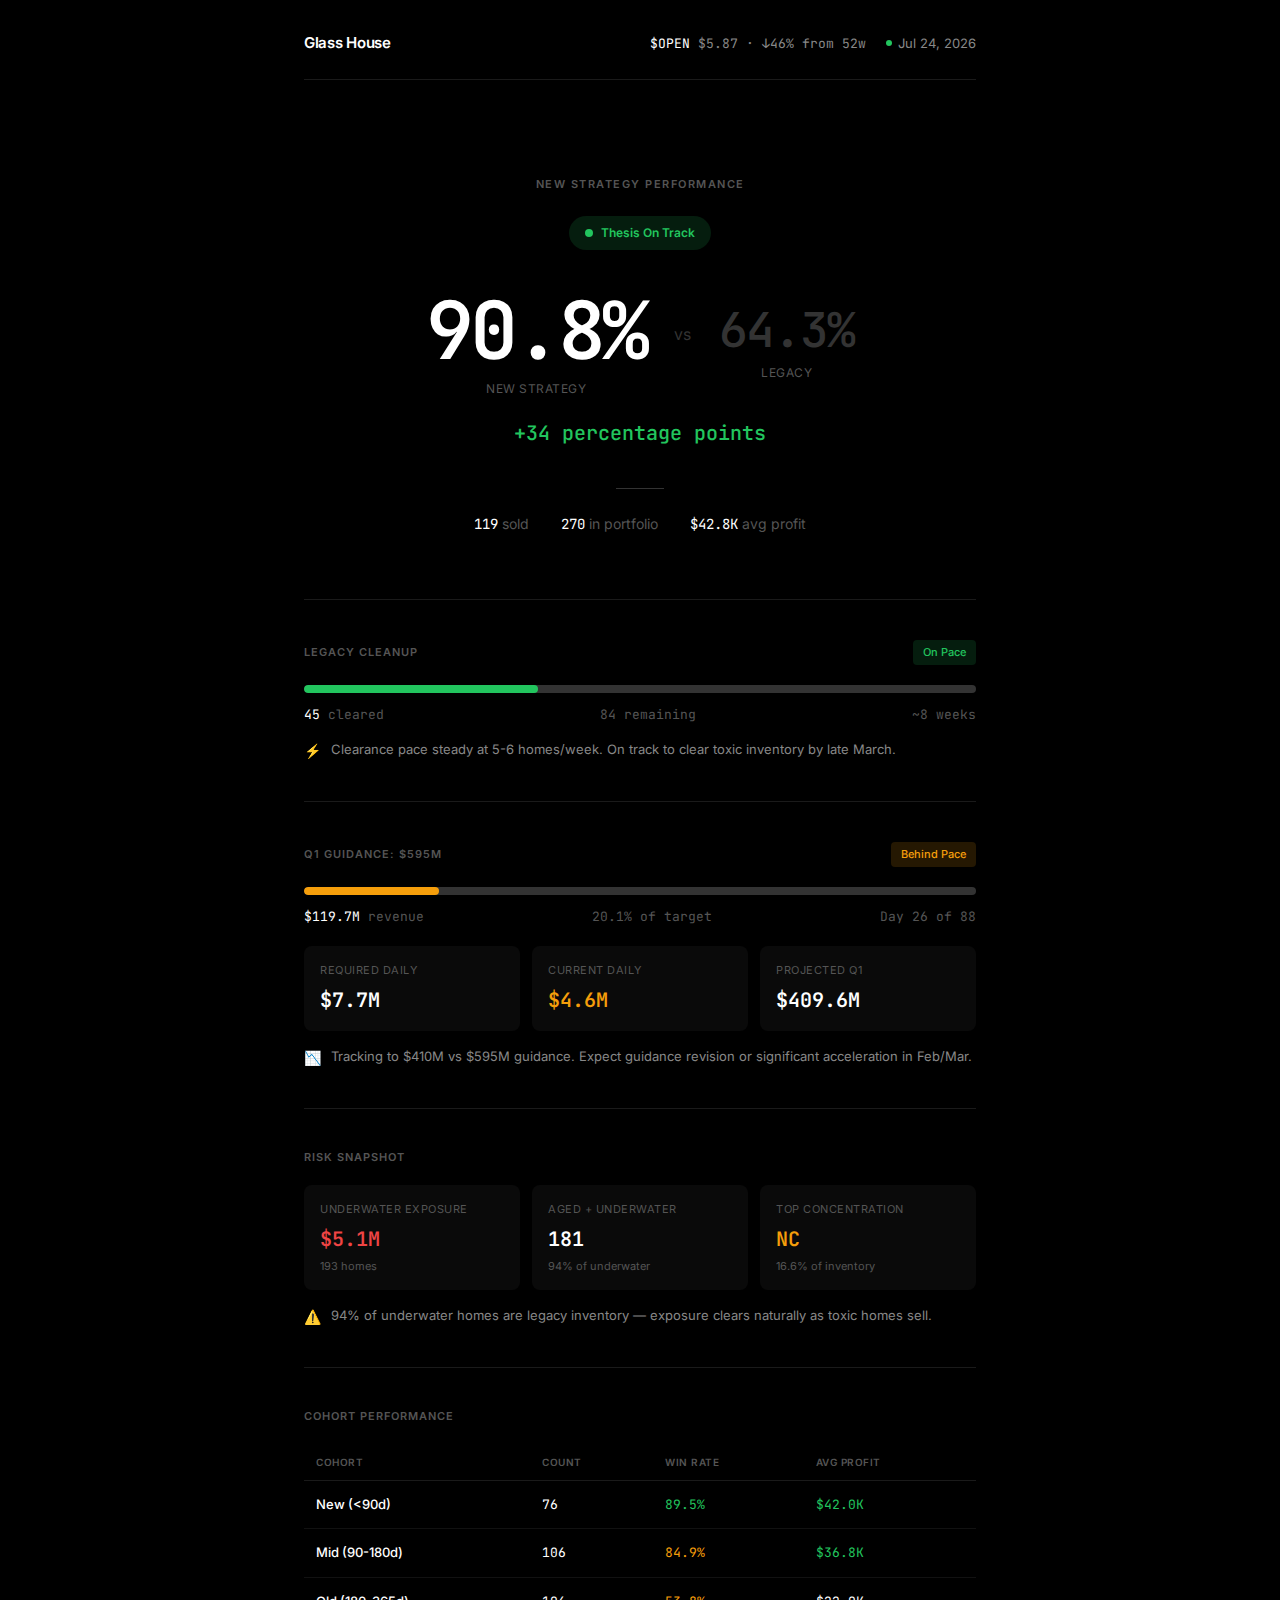
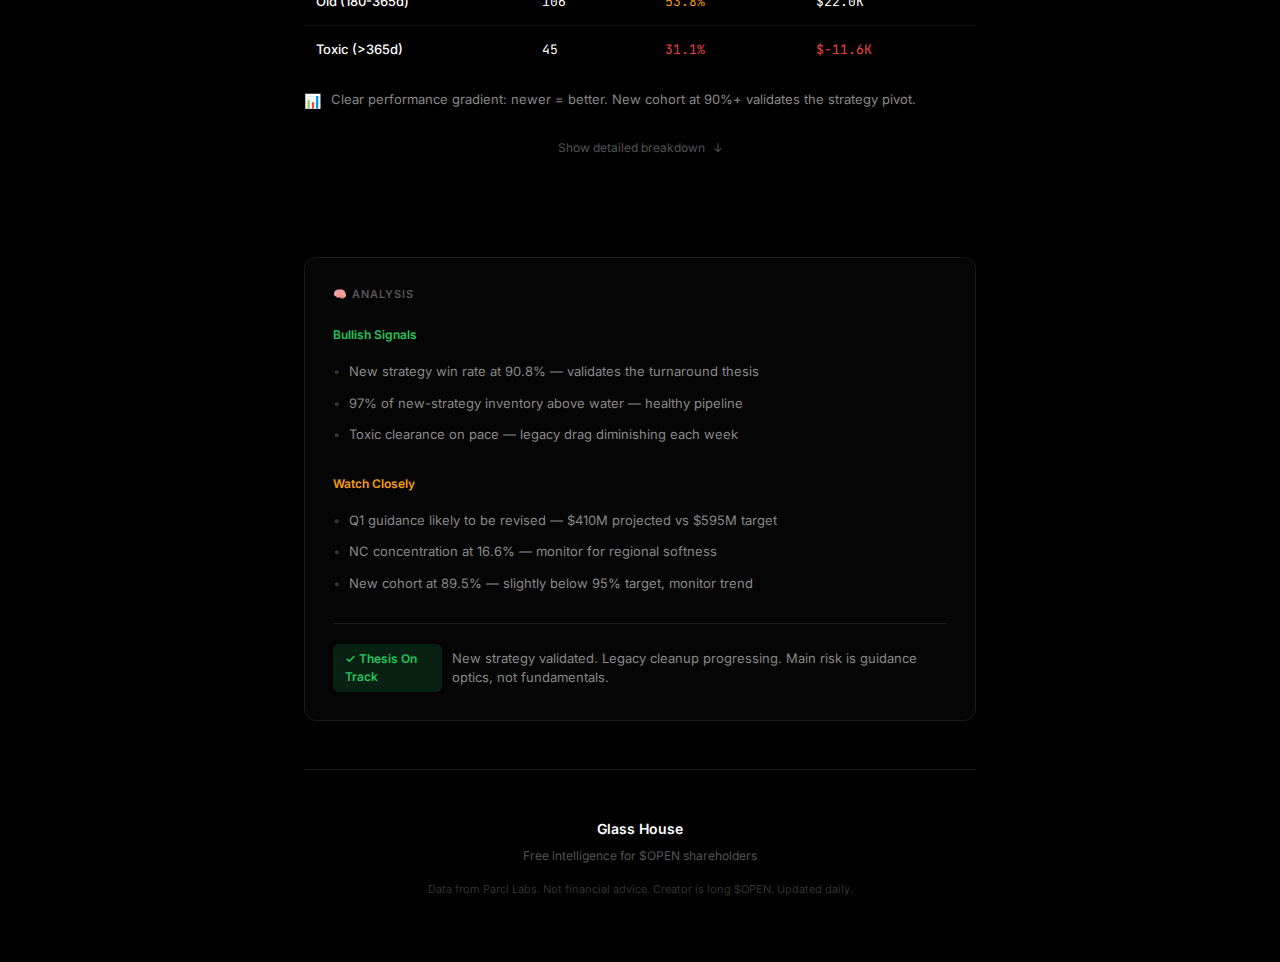
<file: dashboard_v2_promo.html>
<!DOCTYPE html>
<html lang="en">
<head>
    <meta charset="UTF-8">
    <meta name="viewport" content="width=device-width, initial-scale=1.0">
    <title>Glass House — $OPEN Intelligence</title>
    <meta name="description" content="Real-time operational intelligence for Opendoor investors. Track the turnaround.">
    <link rel="preconnect" href="https://fonts.googleapis.com">
    <link href="https://fonts.googleapis.com/css2?family=Inter:wght@400;500;600;700&family=JetBrains+Mono:wght@400;500;600&display=swap" rel="stylesheet">
    <style>
        * { margin: 0; padding: 0; box-sizing: border-box; }

        :root {
            --green: #22c55e;
            --green-dim: rgba(34, 197, 94, 0.15);
            --amber: #f59e0b;
            --amber-dim: rgba(245, 158, 11, 0.15);
            --red: #ef4444;
            --red-dim: rgba(239, 68, 68, 0.15);
            --text: #ffffff;
            --text-2: #888888;
            --text-3: #555555;
            --text-4: #333333;
            --border: #1a1a1a;
        }

        body {
            font-family: 'Inter', -apple-system, sans-serif;
            background: #000;
            color: var(--text);
            line-height: 1.5;
            -webkit-font-smoothing: antialiased;
            min-height: 100vh;
        }

        .container {
            max-width: 720px;
            margin: 0 auto;
            padding: 32px 24px;
        }

        .mono { font-family: 'JetBrains Mono', monospace; }

        /* Header */
        header {
            display: flex;
            justify-content: space-between;
            align-items: center;
            padding-bottom: 24px;
            margin-bottom: 48px;
            border-bottom: 1px solid var(--border);
        }

        .brand { font-size: 15px; font-weight: 600; letter-spacing: -0.3px; }

        .header-right {
            display: flex;
            align-items: center;
            gap: 20px;
            font-size: 13px;
            color: var(--text-2);
        }

        .ticker { font-family: 'JetBrains Mono', monospace; }
        .ticker-sym { color: var(--text); }

        .live {
            display: flex;
            align-items: center;
            gap: 6px;
        }

        .live-dot {
            width: 6px; height: 6px;
            background: var(--green);
            border-radius: 50%;
            animation: pulse 2s infinite;
        }

        @keyframes pulse { 0%,100%{opacity:1}50%{opacity:.4} }

        /* Hero */
        .hero {
            text-align: center;
            padding: 48px 0 64px;
        }

        .hero-label {
            font-size: 11px;
            font-weight: 600;
            text-transform: uppercase;
            letter-spacing: 1.5px;
            color: var(--text-3);
            margin-bottom: 24px;
        }

        .hero-verdict {
            display: inline-flex;
            align-items: center;
            gap: 8px;
            font-size: 12px;
            font-weight: 600;
            padding: 8px 16px;
            border-radius: 100px;
            margin-bottom: 40px;
        }

        .hero-verdict.on-track {
            color: var(--green);
            background: var(--green-dim);
        }

        .hero-verdict.watch {
            color: var(--amber);
            background: var(--amber-dim);
        }

        .hero-verdict.concern {
            color: var(--red);
            background: var(--red-dim);
        }

        .hero-verdict::before {
            content: '';
            width: 8px; height: 8px;
            border-radius: 50%;
            background: currentColor;
        }

        .hero-comparison {
            display: flex;
            align-items: center;
            justify-content: center;
            gap: 28px;
            margin-bottom: 20px;
        }

        .hero-new, .hero-legacy { text-align: center; }

        .hero-number {
            font-family: 'JetBrains Mono', monospace;
            font-size: 80px;
            font-weight: 600;
            letter-spacing: -4px;
            line-height: 1;
        }

        .hero-number-legacy {
            font-family: 'JetBrains Mono', monospace;
            font-size: 48px;
            font-weight: 500;
            letter-spacing: -2px;
            line-height: 1;
            color: var(--text-4);
        }

        .hero-tag {
            font-size: 12px;
            color: var(--text-3);
            margin-top: 10px;
            text-transform: uppercase;
            letter-spacing: 0.5px;
        }

        .hero-vs {
            font-size: 16px;
            color: var(--text-4);
            padding-bottom: 20px;
        }

        .hero-delta {
            font-family: 'JetBrains Mono', monospace;
            font-size: 20px;
            font-weight: 500;
            color: var(--green);
            margin-bottom: 40px;
        }

        .hero-divider {
            width: 48px;
            height: 1px;
            background: var(--text-4);
            margin: 0 auto 24px;
        }

        .hero-stats {
            display: flex;
            justify-content: center;
            gap: 32px;
            font-size: 14px;
            color: var(--text-3);
        }

        .hero-stats span {
            color: var(--text);
            font-family: 'JetBrains Mono', monospace;
        }

        /* Section */
        .section {
            padding: 40px 0;
            border-top: 1px solid var(--border);
        }

        .section-head {
            display: flex;
            justify-content: space-between;
            align-items: center;
            margin-bottom: 20px;
        }

        .section-title {
            font-size: 11px;
            font-weight: 600;
            text-transform: uppercase;
            letter-spacing: 1px;
            color: var(--text-3);
        }

        .section-badge {
            font-size: 11px;
            font-weight: 500;
            padding: 4px 10px;
            border-radius: 4px;
        }

        .section-badge.green { color: var(--green); background: var(--green-dim); }
        .section-badge.amber { color: var(--amber); background: var(--amber-dim); }
        .section-badge.red { color: var(--red); background: var(--red-dim); }

        /* Progress Bar */
        .progress {
            margin: 16px 0;
        }

        .progress-bar {
            height: 8px;
            background: var(--text-4);
            border-radius: 4px;
            overflow: hidden;
        }

        .progress-fill {
            height: 100%;
            border-radius: 4px;
            transition: width 0.5s ease;
        }

        .progress-fill.green { background: var(--green); }
        .progress-fill.amber { background: var(--amber); }
        .progress-fill.red { background: var(--red); }

        .progress-meta {
            display: flex;
            justify-content: space-between;
            margin-top: 12px;
            font-size: 13px;
            color: var(--text-3);
        }

        .progress-meta span { font-family: 'JetBrains Mono', monospace; }
        .progress-meta .highlight { color: var(--text); }

        /* Insight */
        .insight {
            display: flex;
            align-items: flex-start;
            gap: 10px;
            margin-top: 16px;
            font-size: 13px;
            color: var(--text-2);
        }

        .insight-icon { font-size: 14px; }

        /* Metric Row */
        .metric-row {
            display: flex;
            gap: 12px;
            flex-wrap: wrap;
        }

        .metric {
            flex: 1;
            min-width: 140px;
            padding: 16px;
            background: #0a0a0a;
            border-radius: 8px;
        }

        .metric-label {
            font-size: 11px;
            color: var(--text-3);
            text-transform: uppercase;
            letter-spacing: 0.5px;
            margin-bottom: 6px;
        }

        .metric-value {
            font-family: 'JetBrains Mono', monospace;
            font-size: 20px;
            font-weight: 600;
        }

        .metric-value.green { color: var(--green); }
        .metric-value.amber { color: var(--amber); }
        .metric-value.red { color: var(--red); }

        .metric-sub {
            font-size: 11px;
            color: var(--text-3);
            margin-top: 4px;
        }

        /* Table */
        .tbl {
            width: 100%;
            font-size: 13px;
            border-collapse: collapse;
        }

        .tbl th {
            text-align: left;
            padding: 10px 12px;
            font-size: 10px;
            font-weight: 600;
            text-transform: uppercase;
            letter-spacing: 0.5px;
            color: var(--text-3);
            border-bottom: 1px solid var(--border);
        }

        .tbl td {
            padding: 14px 12px;
            border-bottom: 1px solid #111;
            font-family: 'JetBrains Mono', monospace;
            font-size: 13px;
        }

        .tbl tr:last-child td { border-bottom: none; }

        .tbl .name {
            font-family: 'Inter', sans-serif;
            font-weight: 500;
            color: var(--text);
        }

        .tbl .green { color: var(--green); }
        .tbl .amber { color: var(--amber); }
        .tbl .red { color: var(--red); }
        .tbl .dim { color: var(--text-3); }

        /* AI Section */
        .ai-section {
            background: #050505;
            border: 1px solid var(--border);
            border-radius: 12px;
            padding: 28px;
            margin-top: 48px;
        }

        .ai-title {
            font-size: 11px;
            font-weight: 600;
            text-transform: uppercase;
            letter-spacing: 1px;
            color: var(--text-3);
            margin-bottom: 24px;
        }

        .ai-group {
            margin-bottom: 24px;
        }

        .ai-group:last-child { margin-bottom: 0; }

        .ai-group-title {
            font-size: 12px;
            font-weight: 600;
            margin-bottom: 12px;
        }

        .ai-group-title.bullish { color: var(--green); }
        .ai-group-title.watch { color: var(--amber); }

        .ai-item {
            font-size: 13px;
            color: var(--text-2);
            padding: 6px 0;
            padding-left: 16px;
            position: relative;
        }

        .ai-item::before {
            content: '•';
            position: absolute;
            left: 0;
            color: var(--text-4);
        }

        .ai-verdict {
            display: flex;
            align-items: center;
            gap: 10px;
            padding-top: 20px;
            border-top: 1px solid var(--border);
            margin-top: 24px;
        }

        .ai-verdict-badge {
            font-size: 12px;
            font-weight: 600;
            padding: 6px 12px;
            border-radius: 6px;
        }

        .ai-verdict-badge.green {
            color: var(--green);
            background: var(--green-dim);
        }

        .ai-verdict-text {
            font-size: 13px;
            color: var(--text-2);
        }

        /* Footer */
        footer {
            text-align: center;
            padding: 48px 0 32px;
            border-top: 1px solid var(--border);
            margin-top: 48px;
        }

        .footer-brand {
            font-size: 14px;
            font-weight: 600;
            margin-bottom: 8px;
        }

        .footer-sub {
            font-size: 12px;
            color: var(--text-3);
            margin-bottom: 16px;
        }

        .footer-disc {
            font-size: 11px;
            color: var(--text-4);
            max-width: 480px;
            margin: 0 auto;
        }

        /* Expandable */
        .expandable-toggle {
            display: flex;
            align-items: center;
            justify-content: center;
            gap: 8px;
            font-size: 12px;
            color: var(--text-3);
            cursor: pointer;
            padding: 12px;
            margin-top: 16px;
            border-radius: 6px;
            transition: background 0.2s;
        }

        .expandable-toggle:hover {
            background: #111;
            color: var(--text-2);
        }

        .expandable-content {
            display: none;
            margin-top: 16px;
        }

        .expandable-content.show { display: block; }

        /* Responsive */
        @media (max-width: 600px) {
            .container { padding: 20px 16px; }
            .hero-number { font-size: 56px; }
            .hero-number-legacy { font-size: 36px; }
            .hero-comparison { gap: 16px; }
            .hero-stats { flex-direction: column; gap: 8px; }
            .metric { min-width: 100%; }
            .header-right { display: none; }
        }
    </style>
</head>
<body>
<div class="container">

    <!-- Header -->
    <header>
        <div class="brand">Glass House</div>
        <div class="header-right">
            <div class="ticker"><span class="ticker-sym">$OPEN</span> <span id="price">$5.87</span> · <span id="price-chg">↓46% from 52w</span></div>
            <div class="live">
                <div class="live-dot"></div>
                <span id="date">Jan 27, 2026</span>
            </div>
        </div>
    </header>

    <!-- Hero: The Signal -->
    <section class="hero">
        <div class="hero-label">New Strategy Performance</div>
        <div class="hero-verdict on-track" id="verdict">Thesis On Track</div>

        <div class="hero-comparison">
            <div class="hero-new">
                <div class="hero-number" id="hero-new">95.3%</div>
                <div class="hero-tag">new strategy</div>
            </div>
            <div class="hero-vs">vs</div>
            <div class="hero-legacy">
                <div class="hero-number-legacy" id="hero-legacy">64.3%</div>
                <div class="hero-tag">legacy</div>
            </div>
        </div>

        <div class="hero-delta" id="hero-delta">+31 percentage points</div>

        <div class="hero-divider"></div>

        <div class="hero-stats">
            <div><span id="hero-sold">43</span> sold</div>
            <div><span id="hero-portfolio">146</span> in portfolio</div>
            <div><span id="hero-profit">$43.2K</span> avg profit</div>
        </div>
    </section>

    <!-- Toxic Clearance -->
    <section class="section">
        <div class="section-head">
            <span class="section-title">Legacy Cleanup</span>
            <span class="section-badge green" id="toxic-badge">On Pace</span>
        </div>

        <div class="progress">
            <div class="progress-bar">
                <div class="progress-fill green" id="toxic-bar" style="width: 34%"></div>
            </div>
            <div class="progress-meta">
                <span><span class="highlight" id="toxic-cleared">43</span> cleared</span>
                <span><span id="toxic-remaining">84</span> remaining</span>
                <span>~<span id="toxic-weeks">8</span> weeks</span>
            </div>
        </div>

        <div class="insight" id="toxic-insight">
            <span class="insight-icon">⚡</span>
            <span>Clearance pace steady at 5-6 homes/week. On track to clear toxic inventory by late March.</span>
        </div>
    </section>

    <!-- Q1 Guidance -->
    <section class="section">
        <div class="section-head">
            <span class="section-title">Q1 Guidance: $595M</span>
            <span class="section-badge amber" id="guidance-badge">Behind Pace</span>
        </div>

        <div class="progress">
            <div class="progress-bar">
                <div class="progress-fill amber" id="guidance-bar" style="width: 20%"></div>
            </div>
            <div class="progress-meta">
                <span><span class="highlight" id="guidance-rev">$119.7M</span> revenue</span>
                <span><span id="guidance-pct">20.1%</span> of target</span>
                <span>Day <span id="guidance-day">26</span> of 88</span>
            </div>
        </div>

        <div class="metric-row" style="margin-top: 20px;">
            <div class="metric">
                <div class="metric-label">Required Daily</div>
                <div class="metric-value" id="guidance-req">$7.7M</div>
            </div>
            <div class="metric">
                <div class="metric-label">Current Daily</div>
                <div class="metric-value amber" id="guidance-curr">$4.6M</div>
            </div>
            <div class="metric">
                <div class="metric-label">Projected Q1</div>
                <div class="metric-value" id="guidance-proj">$410M</div>
            </div>
        </div>

        <div class="insight" id="guidance-insight">
            <span class="insight-icon">📉</span>
            <span>Tracking to $410M vs $595M guidance. Expect guidance revision or significant acceleration in Feb/Mar.</span>
        </div>
    </section>

    <!-- Risk Snapshot -->
    <section class="section">
        <div class="section-head">
            <span class="section-title">Risk Snapshot</span>
        </div>

        <div class="metric-row">
            <div class="metric">
                <div class="metric-label">Underwater Exposure</div>
                <div class="metric-value red" id="risk-exposure">$5.1M</div>
                <div class="metric-sub"><span id="risk-uw-count">193</span> homes</div>
            </div>
            <div class="metric">
                <div class="metric-label">Aged + Underwater</div>
                <div class="metric-value" id="risk-aged">181</div>
                <div class="metric-sub"><span id="risk-aged-pct">94%</span> of underwater</div>
            </div>
            <div class="metric">
                <div class="metric-label">Top Concentration</div>
                <div class="metric-value amber" id="risk-conc">NC</div>
                <div class="metric-sub"><span id="risk-conc-pct">16.6%</span> of inventory</div>
            </div>
        </div>

        <div class="insight" id="risk-insight">
            <span class="insight-icon">⚠️</span>
            <span>94% of underwater homes are legacy inventory — exposure clears naturally as toxic homes sell.</span>
        </div>
    </section>

    <!-- Cohorts (Expandable) -->
    <section class="section">
        <div class="section-head">
            <span class="section-title">Cohort Performance</span>
        </div>

        <table class="tbl">
            <thead>
                <tr>
                    <th>Cohort</th>
                    <th>Count</th>
                    <th>Win Rate</th>
                    <th>Avg Profit</th>
                </tr>
            </thead>
            <tbody id="cohort-table">
                <tr>
                    <td class="name">New (&lt;90d)</td>
                    <td>72</td>
                    <td class="green">90.3%</td>
                    <td class="green">$40.7K</td>
                </tr>
                <tr>
                    <td class="name">Mid (90-180d)</td>
                    <td>104</td>
                    <td class="amber">84.6%</td>
                    <td class="green">$36.9K</td>
                </tr>
                <tr>
                    <td class="name">Old (180-365d)</td>
                    <td>100</td>
                    <td class="amber">53.0%</td>
                    <td>$21.7K</td>
                </tr>
                <tr>
                    <td class="name">Toxic (&gt;365d)</td>
                    <td>43</td>
                    <td class="red">30.2%</td>
                    <td class="red">-$12.5K</td>
                </tr>
            </tbody>
        </table>

        <div class="insight">
            <span class="insight-icon">📊</span>
            <span>Clear performance gradient: newer = better. New cohort at 90%+ validates the strategy pivot.</span>
        </div>

        <div class="expandable-toggle" onclick="toggleExpand('cohort-detail')">
            <span>Show detailed breakdown</span>
            <span>↓</span>
        </div>

        <div class="expandable-content" id="cohort-detail">
            <div class="metric-row" style="margin-top: 8px;">
                <div class="metric">
                    <div class="metric-label">Blended Win Rate</div>
                    <div class="metric-value" id="blended-wr">68.7%</div>
                    <div class="metric-sub">dragged by legacy</div>
                </div>
                <div class="metric">
                    <div class="metric-label">Avg Days Held</div>
                    <div class="metric-value" id="avg-days">207</div>
                    <div class="metric-sub">median: 158</div>
                </div>
                <div class="metric">
                    <div class="metric-label">Inventory</div>
                    <div class="metric-value" id="total-inv">764</div>
                    <div class="metric-sub"><span id="legacy-pct">59.6%</span> legacy</div>
                </div>
            </div>
        </div>
    </section>

    <!-- AI Analysis -->
    <div class="ai-section">
        <div class="ai-title">🧠 Analysis</div>

        <div class="ai-group">
            <div class="ai-group-title bullish">Bullish Signals</div>
            <div class="ai-item" id="ai-bull-1">New strategy win rate holding above 90% — validates the turnaround thesis</div>
            <div class="ai-item" id="ai-bull-2">97% of new-strategy inventory is above water — healthy pipeline</div>
            <div class="ai-item" id="ai-bull-3">Toxic clearance on pace — legacy drag diminishing each week</div>
        </div>

        <div class="ai-group">
            <div class="ai-group-title watch">Watch Closely</div>
            <div class="ai-item" id="ai-watch-1">Q1 guidance likely to be revised — $410M projected vs $595M target</div>
            <div class="ai-item" id="ai-watch-2">NC concentration at 16.6% — monitor for regional softness</div>
            <div class="ai-item" id="ai-watch-3">New cohort dipped to 90.3% from 95%+ — watch for trend</div>
        </div>

        <div class="ai-verdict">
            <span class="ai-verdict-badge green" id="ai-verdict-badge">✓ Thesis On Track</span>
            <span class="ai-verdict-text" id="ai-verdict-text">New strategy validated. Legacy cleanup progressing. Main risk is guidance optics, not fundamentals.</span>
        </div>
    </div>

    <!-- Footer -->
    <footer>
        <div class="footer-brand">Glass House</div>
        <div class="footer-sub">Free intelligence for $OPEN shareholders</div>
        <div class="footer-disc">
            Data from Parcl Labs. Not financial advice. Creator is long $OPEN. Updated daily.
        </div>
    </footer>

</div>

<script>
// Data loading
async function loadData() {
    try {
        const r = await fetch('outputs/dashboard_data.json');
        if (!r.ok) return null;
        return await r.json();
    } catch { return null; }
}

function fmt(v) {
    if (Math.abs(v) >= 1e9) return '$' + (v/1e9).toFixed(1) + 'B';
    if (Math.abs(v) >= 1e6) return '$' + (v/1e6).toFixed(1) + 'M';
    if (Math.abs(v) >= 1e3) return '$' + (v/1e3).toFixed(1) + 'K';
    return '$' + v.toFixed(0);
}

function render(data) {
    if (!data) return;

    const d = data.current;
    const kaz = d.kaz_era || {};
    const g = d.guidance || {};
    const inv = d.inventory || {};
    const perf = d.performance || {};
    const toxic = d.toxic || {};
    const risk = d.risk || {};

    // Date
    document.getElementById('date').textContent = new Date().toLocaleDateString('en-US', {month:'short', day:'numeric', year:'numeric'});

    // Hero
    const newWR = kaz.realized?.win_rate || 95.3;
    const legacyWR = 64.3; // baseline
    const delta = kaz.vs_legacy_improvement || (newWR - legacyWR);

    document.getElementById('hero-new').textContent = newWR.toFixed(1) + '%';
    document.getElementById('hero-legacy').textContent = legacyWR.toFixed(1) + '%';
    document.getElementById('hero-delta').textContent = '+' + delta.toFixed(0) + ' percentage points';
    document.getElementById('hero-sold').textContent = kaz.realized?.count || 43;
    document.getElementById('hero-portfolio').textContent = kaz.total || 146;
    document.getElementById('hero-profit').textContent = fmt(kaz.realized?.avg_profit || 43237);

    // Verdict
    const verdictEl = document.getElementById('verdict');
    if (newWR >= 90 && (kaz.unrealized?.above_water_pct || 97) >= 90) {
        verdictEl.textContent = 'Thesis On Track';
        verdictEl.className = 'hero-verdict on-track';
    } else if (newWR >= 80) {
        verdictEl.textContent = 'Watch Closely';
        verdictEl.className = 'hero-verdict watch';
    } else {
        verdictEl.textContent = 'Concern';
        verdictEl.className = 'hero-verdict concern';
    }

    // Toxic
    const toxicCleared = toxic.sold_count || 43;
    const toxicRemaining = toxic.remaining_count || 84;
    const toxicPct = (toxicCleared / (toxicCleared + toxicRemaining) * 100);
    document.getElementById('toxic-cleared').textContent = toxicCleared;
    document.getElementById('toxic-remaining').textContent = toxicRemaining;
    document.getElementById('toxic-weeks').textContent = Math.ceil(toxic.weeks_to_clear || 8);
    document.getElementById('toxic-bar').style.width = toxicPct + '%';

    // Guidance
    const revToDate = g.revenue_to_date || 119653700;
    const pctToTarget = g.pct_to_target || 20.1;
    document.getElementById('guidance-rev').textContent = fmt(revToDate);
    document.getElementById('guidance-pct').textContent = pctToTarget.toFixed(1) + '%';
    document.getElementById('guidance-day').textContent = g.days_elapsed || 26;
    document.getElementById('guidance-bar').style.width = Math.min(pctToTarget, 100) + '%';
    document.getElementById('guidance-req').textContent = fmt(g.required_daily_revenue || 7666876);
    document.getElementById('guidance-curr').textContent = fmt(g.current_daily_revenue || 4602065);
    document.getElementById('guidance-proj').textContent = fmt(g.projected_quarter_revenue || 409580000);

    const pace = g.pace_vs_required || 'behind';
    const guidanceBadge = document.getElementById('guidance-badge');
    if (pace === 'ahead') {
        guidanceBadge.textContent = 'Ahead';
        guidanceBadge.className = 'section-badge green';
    } else if (pace === 'on_track') {
        guidanceBadge.textContent = 'On Track';
        guidanceBadge.className = 'section-badge green';
    } else {
        guidanceBadge.textContent = 'Behind Pace';
        guidanceBadge.className = 'section-badge amber';
    }

    // Risk
    document.getElementById('risk-exposure').textContent = fmt(risk.underwater_total_exposure || 5079798);
    document.getElementById('risk-uw-count').textContent = risk.underwater_count || 193;
    document.getElementById('risk-aged').textContent = risk.aged_underwater_count || 181;
    const agedPct = Math.round((risk.aged_underwater_count || 181) / (risk.underwater_count || 193) * 100);
    document.getElementById('risk-aged-pct').textContent = agedPct + '%';
    document.getElementById('risk-conc').textContent = risk.top_concentration_market || 'NC';
    document.getElementById('risk-conc-pct').textContent = (risk.top_concentration_pct || 16.6).toFixed(1) + '%';

    // Cohorts
    const cohorts = [
        {name: 'New (<90d)', data: d.cohort_new},
        {name: 'Mid (90-180d)', data: d.cohort_mid},
        {name: 'Old (180-365d)', data: d.cohort_old},
        {name: 'Toxic (>365d)', data: d.cohort_toxic}
    ];

    const tbody = document.getElementById('cohort-table');
    tbody.innerHTML = cohorts.map(c => {
        const wr = c.data?.win_rate || 0;
        const profit = c.data?.avg_profit || 0;
        const wrClass = wr >= 85 ? 'green' : wr >= 50 ? 'amber' : 'red';
        const profitClass = profit >= 30000 ? 'green' : profit >= 0 ? '' : 'red';
        return `<tr>
            <td class="name">${c.name}</td>
            <td>${c.data?.count || 0}</td>
            <td class="${wrClass}">${wr.toFixed(1)}%</td>
            <td class="${profitClass}">${fmt(profit)}</td>
        </tr>`;
    }).join('');

    // Expanded metrics
    document.getElementById('blended-wr').textContent = (perf.win_rate || 68.7).toFixed(1) + '%';
    document.getElementById('avg-days').textContent = Math.round(d.velocity?.avg_days_to_sale || 207);
    document.getElementById('total-inv').textContent = inv.total || 764;
    document.getElementById('legacy-pct').textContent = (inv.legacy_pct || 59.6).toFixed(1) + '%';

    // AI insights - dynamic based on data
    const newCohortWR = d.cohort_new?.win_rate || 90.3;
    const unrealizedHealth = kaz.unrealized?.above_water_pct || 97.1;

    document.getElementById('ai-bull-1').textContent = `New strategy win rate at ${newWR.toFixed(1)}% — validates the turnaround thesis`;
    document.getElementById('ai-bull-2').textContent = `${unrealizedHealth.toFixed(0)}% of new-strategy inventory above water — healthy pipeline`;

    if (newCohortWR < 95) {
        document.getElementById('ai-watch-3').textContent = `New cohort at ${newCohortWR.toFixed(1)}% — slightly below 95% target, monitor trend`;
    }
}

function toggleExpand(id) {
    const el = document.getElementById(id);
    el.classList.toggle('show');
}

// Load and render
loadData().then(render);

// Refresh every 5 minutes
setInterval(() => loadData().then(render), 300000);
</script>
</body>
</html>
</file>
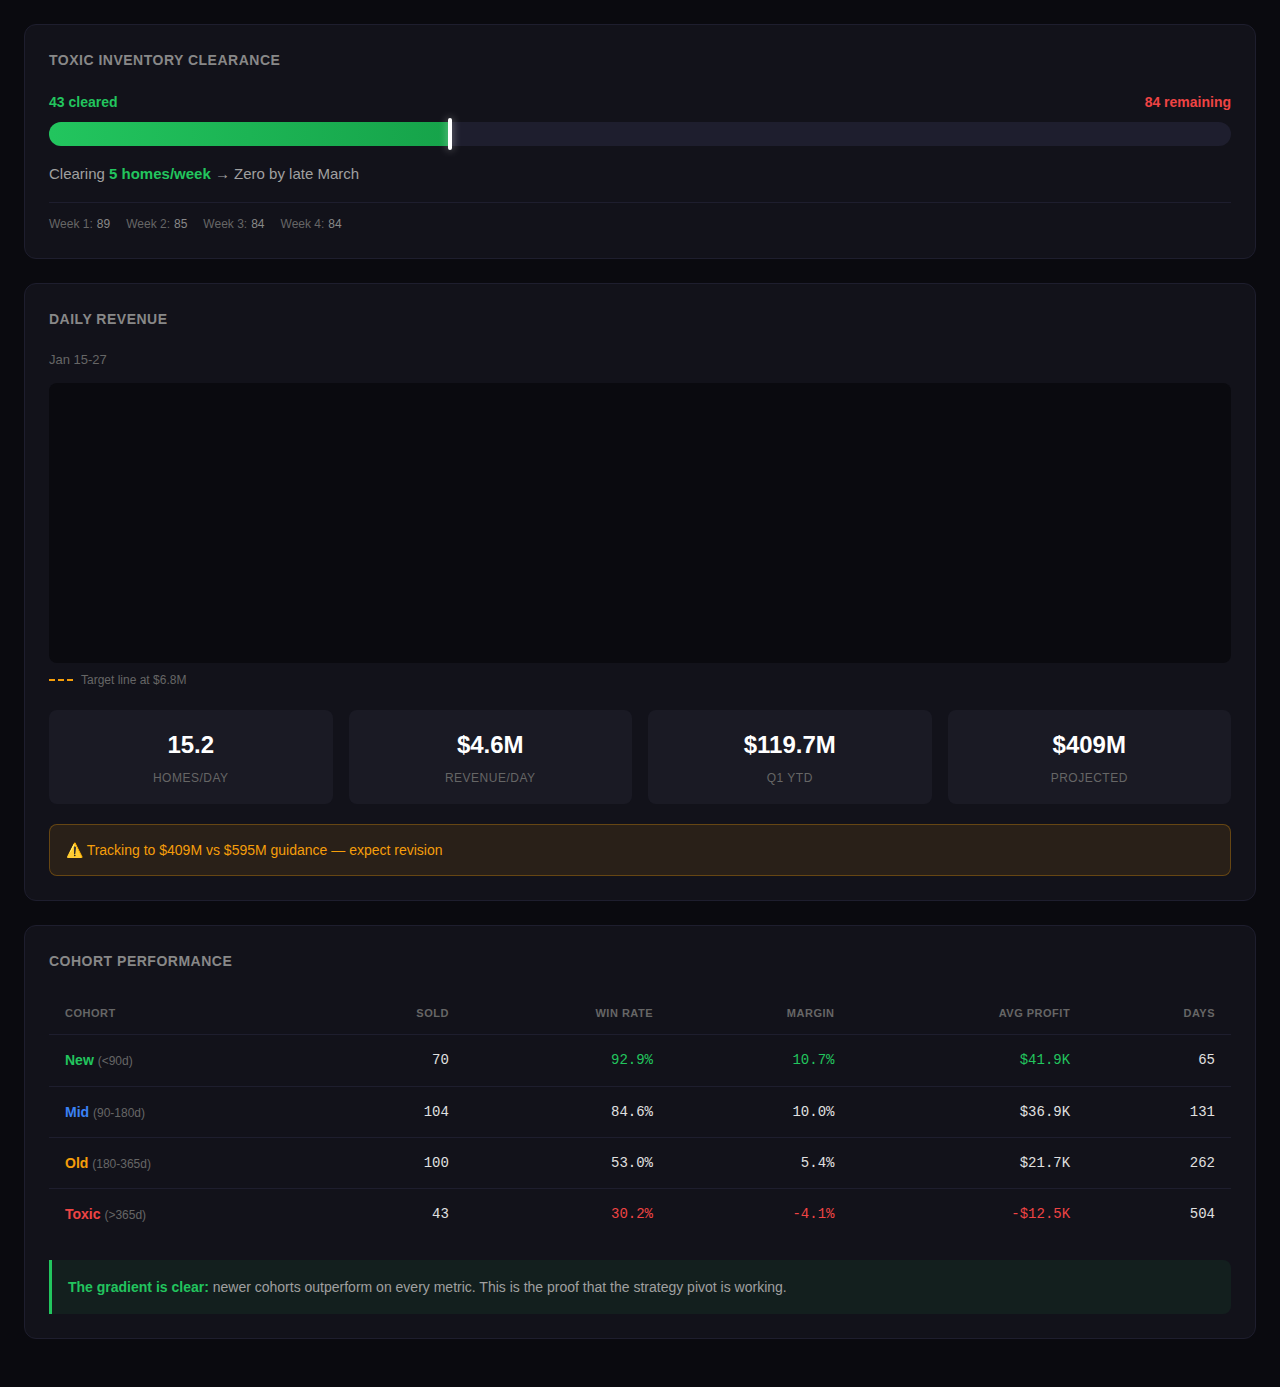
<file: v5-sections/operations.html>
<!DOCTYPE html>
<html lang="en">
<head>
    <meta charset="UTF-8">
    <meta name="viewport" content="width=device-width, initial-scale=1.0">
    <title>Glass House V5 - Operations Dashboard</title>
    <style>
        * {
            margin: 0;
            padding: 0;
            box-sizing: border-box;
        }

        body {
            font-family: -apple-system, BlinkMacSystemFont, 'Segoe UI', Roboto, Oxygen, Ubuntu, sans-serif;
            background-color: #0a0a0f;
            color: #e0e0e0;
            padding: 24px;
            line-height: 1.6;
        }

        .section {
            background: #12121a;
            border-radius: 12px;
            padding: 24px;
            margin-bottom: 24px;
            border: 1px solid #1e1e2e;
        }

        .section-title {
            font-size: 14px;
            font-weight: 600;
            color: #888;
            letter-spacing: 0.5px;
            margin-bottom: 20px;
            text-transform: uppercase;
        }

        /* ========== TOXIC INVENTORY CLEARANCE ========== */
        .toxic-clearance .progress-container {
            margin-bottom: 16px;
        }

        .toxic-clearance .progress-labels {
            display: flex;
            justify-content: space-between;
            margin-bottom: 8px;
            font-size: 14px;
        }

        .toxic-clearance .cleared-label {
            color: #22c55e;
            font-weight: 600;
        }

        .toxic-clearance .remaining-label {
            color: #ef4444;
            font-weight: 600;
        }

        .toxic-clearance .progress-bar {
            position: relative;
            height: 24px;
            background: #1e1e2e;
            border-radius: 12px;
            overflow: visible;
        }

        .toxic-clearance .progress-fill {
            height: 100%;
            background: linear-gradient(90deg, #22c55e 0%, #16a34a 100%);
            border-radius: 12px 0 0 12px;
            width: 33.9%;
            position: relative;
        }

        .toxic-clearance .progress-marker {
            position: absolute;
            right: -2px;
            top: -4px;
            width: 4px;
            height: 32px;
            background: #fff;
            border-radius: 2px;
            box-shadow: 0 0 8px rgba(255, 255, 255, 0.5);
        }

        .toxic-clearance .projection-text {
            font-size: 15px;
            color: #a0a0a0;
            margin: 16px 0;
        }

        .toxic-clearance .projection-text strong {
            color: #22c55e;
        }

        .toxic-clearance .weekly-trend {
            display: flex;
            gap: 16px;
            font-size: 12px;
            color: #666;
            margin-top: 12px;
            padding-top: 12px;
            border-top: 1px solid #1e1e2e;
        }

        .toxic-clearance .weekly-trend span {
            display: flex;
            align-items: center;
            gap: 4px;
        }

        .toxic-clearance .weekly-trend .week-value {
            color: #888;
            font-weight: 500;
        }

        /* ========== DAILY REVENUE SECTION ========== */
        .revenue-section .date-range {
            font-size: 13px;
            color: #666;
            margin-bottom: 12px;
        }

        .revenue-section #revenue-chart {
            width: 100%;
            height: 280px;
            background: #0a0a0f;
            border-radius: 8px;
            margin-bottom: 8px;
        }

        .revenue-section .target-line-note {
            font-size: 12px;
            color: #666;
            margin-bottom: 20px;
            display: flex;
            align-items: center;
            gap: 8px;
        }

        .revenue-section .target-line-note::before {
            content: '';
            display: inline-block;
            width: 24px;
            height: 2px;
            border-top: 2px dashed #f59e0b;
        }

        .revenue-section .stat-cards {
            display: grid;
            grid-template-columns: repeat(4, 1fr);
            gap: 16px;
            margin-bottom: 20px;
        }

        .revenue-section .stat-card {
            background: #1a1a24;
            border-radius: 8px;
            padding: 16px;
            text-align: center;
        }

        .revenue-section .stat-card .value {
            font-size: 24px;
            font-weight: 700;
            color: #fff;
            margin-bottom: 4px;
        }

        .revenue-section .stat-card .label {
            font-size: 12px;
            color: #666;
            text-transform: uppercase;
            letter-spacing: 0.5px;
        }

        .revenue-section .warning-box {
            background: rgba(245, 158, 11, 0.1);
            border: 1px solid rgba(245, 158, 11, 0.3);
            border-radius: 8px;
            padding: 14px 16px;
            font-size: 14px;
            color: #f59e0b;
        }

        /* ========== COHORT PERFORMANCE TABLE ========== */
        .cohort-table table {
            width: 100%;
            border-collapse: collapse;
            font-size: 14px;
        }

        .cohort-table th {
            text-align: left;
            padding: 12px 16px;
            font-size: 11px;
            font-weight: 600;
            color: #666;
            text-transform: uppercase;
            letter-spacing: 0.5px;
            border-bottom: 1px solid #1e1e2e;
        }

        .cohort-table th:not(:first-child) {
            text-align: right;
        }

        .cohort-table td {
            padding: 14px 16px;
            border-bottom: 1px solid #1e1e2e;
        }

        .cohort-table td:not(:first-child) {
            text-align: right;
            font-family: 'SF Mono', 'Monaco', 'Consolas', monospace;
        }

        .cohort-table tr:last-child td {
            border-bottom: none;
        }

        .cohort-table .cohort-name {
            font-weight: 600;
            color: #fff;
        }

        .cohort-table .cohort-range {
            font-size: 12px;
            color: #666;
            font-weight: 400;
        }

        .cohort-table tr[data-cohort="new"] .cohort-name {
            color: #22c55e;
        }

        .cohort-table tr[data-cohort="mid"] .cohort-name {
            color: #3b82f6;
        }

        .cohort-table tr[data-cohort="old"] .cohort-name {
            color: #f59e0b;
        }

        .cohort-table tr[data-cohort="toxic"] .cohort-name {
            color: #ef4444;
        }

        .cohort-table .negative {
            color: #ef4444;
        }

        .cohort-table .positive {
            color: #22c55e;
        }

        .cohort-table .insight {
            margin-top: 20px;
            padding: 16px;
            background: rgba(34, 197, 94, 0.08);
            border-left: 3px solid #22c55e;
            border-radius: 0 8px 8px 0;
            font-size: 14px;
            color: #a0a0a0;
            line-height: 1.6;
        }

        .cohort-table .insight strong {
            color: #22c55e;
        }

        /* Responsive */
        @media (max-width: 768px) {
            .revenue-section .stat-cards {
                grid-template-columns: repeat(2, 1fr);
            }
        }
    </style>
</head>
<body>

    <!-- ========== 1. TOXIC INVENTORY CLEARANCE ========== -->
    <section class="section toxic-clearance" data-cleared="43" data-remaining="84" data-rate="5">
        <h2 class="section-title">Toxic Inventory Clearance</h2>

        <div class="progress-container">
            <div class="progress-labels">
                <span class="cleared-label">43 cleared</span>
                <span class="remaining-label">84 remaining</span>
            </div>
            <div class="progress-bar">
                <div class="progress-fill" data-percent="33.9">
                    <div class="progress-marker"></div>
                </div>
            </div>
        </div>

        <p class="projection-text">
            Clearing <strong>5 homes/week</strong> → Zero by late March
        </p>

        <div class="weekly-trend" data-weeks='[{"week": 1, "value": 89}, {"week": 2, "value": 85}, {"week": 3, "value": 84}, {"week": 4, "value": 84}]'>
            <span>Week 1: <span class="week-value">89</span></span>
            <span>Week 2: <span class="week-value">85</span></span>
            <span>Week 3: <span class="week-value">84</span></span>
            <span>Week 4: <span class="week-value">84</span></span>
        </div>
    </section>

    <!-- ========== 2. DAILY REVENUE ========== -->
    <section class="section revenue-section"
             data-start-date="2025-01-15"
             data-end-date="2025-01-27"
             data-target="6.8">
        <h2 class="section-title">Daily Revenue</h2>

        <div class="date-range">Jan 15-27</div>

        <div id="revenue-chart" data-chart-type="bar" data-target-line="6.8"></div>

        <div class="target-line-note">Target line at $6.8M</div>

        <div class="stat-cards">
            <div class="stat-card" data-metric="homes-per-day">
                <div class="value">15.2</div>
                <div class="label">Homes/Day</div>
            </div>
            <div class="stat-card" data-metric="revenue-per-day">
                <div class="value">$4.6M</div>
                <div class="label">Revenue/Day</div>
            </div>
            <div class="stat-card" data-metric="q1-ytd">
                <div class="value">$119.7M</div>
                <div class="label">Q1 YTD</div>
            </div>
            <div class="stat-card" data-metric="projected">
                <div class="value">$409M</div>
                <div class="label">Projected</div>
            </div>
        </div>

        <div class="warning-box" data-projected="409" data-guidance="595">
            ⚠️ Tracking to $409M vs $595M guidance — expect revision
        </div>
    </section>

    <!-- ========== 3. COHORT PERFORMANCE ========== -->
    <section class="section cohort-table" data-as-of="2025-01-27">
        <h2 class="section-title">Cohort Performance</h2>

        <table>
            <thead>
                <tr>
                    <th>Cohort</th>
                    <th>Sold</th>
                    <th>Win Rate</th>
                    <th>Margin</th>
                    <th>Avg Profit</th>
                    <th>Days</th>
                </tr>
            </thead>
            <tbody>
                <tr data-cohort="new" data-min-days="0" data-max-days="90">
                    <td>
                        <span class="cohort-name">New</span>
                        <span class="cohort-range">(&lt;90d)</span>
                    </td>
                    <td>70</td>
                    <td class="positive">92.9%</td>
                    <td class="positive">10.7%</td>
                    <td class="positive">$41.9K</td>
                    <td>65</td>
                </tr>
                <tr data-cohort="mid" data-min-days="90" data-max-days="180">
                    <td>
                        <span class="cohort-name">Mid</span>
                        <span class="cohort-range">(90-180d)</span>
                    </td>
                    <td>104</td>
                    <td>84.6%</td>
                    <td>10.0%</td>
                    <td>$36.9K</td>
                    <td>131</td>
                </tr>
                <tr data-cohort="old" data-min-days="180" data-max-days="365">
                    <td>
                        <span class="cohort-name">Old</span>
                        <span class="cohort-range">(180-365d)</span>
                    </td>
                    <td>100</td>
                    <td>53.0%</td>
                    <td>5.4%</td>
                    <td>$21.7K</td>
                    <td>262</td>
                </tr>
                <tr data-cohort="toxic" data-min-days="365" data-max-days="999">
                    <td>
                        <span class="cohort-name">Toxic</span>
                        <span class="cohort-range">(&gt;365d)</span>
                    </td>
                    <td>43</td>
                    <td class="negative">30.2%</td>
                    <td class="negative">-4.1%</td>
                    <td class="negative">-$12.5K</td>
                    <td>504</td>
                </tr>
            </tbody>
        </table>

        <div class="insight">
            <strong>The gradient is clear:</strong> newer cohorts outperform on every metric. This is the proof that the strategy pivot is working.
        </div>
    </section>

</body>
</html>
</file>
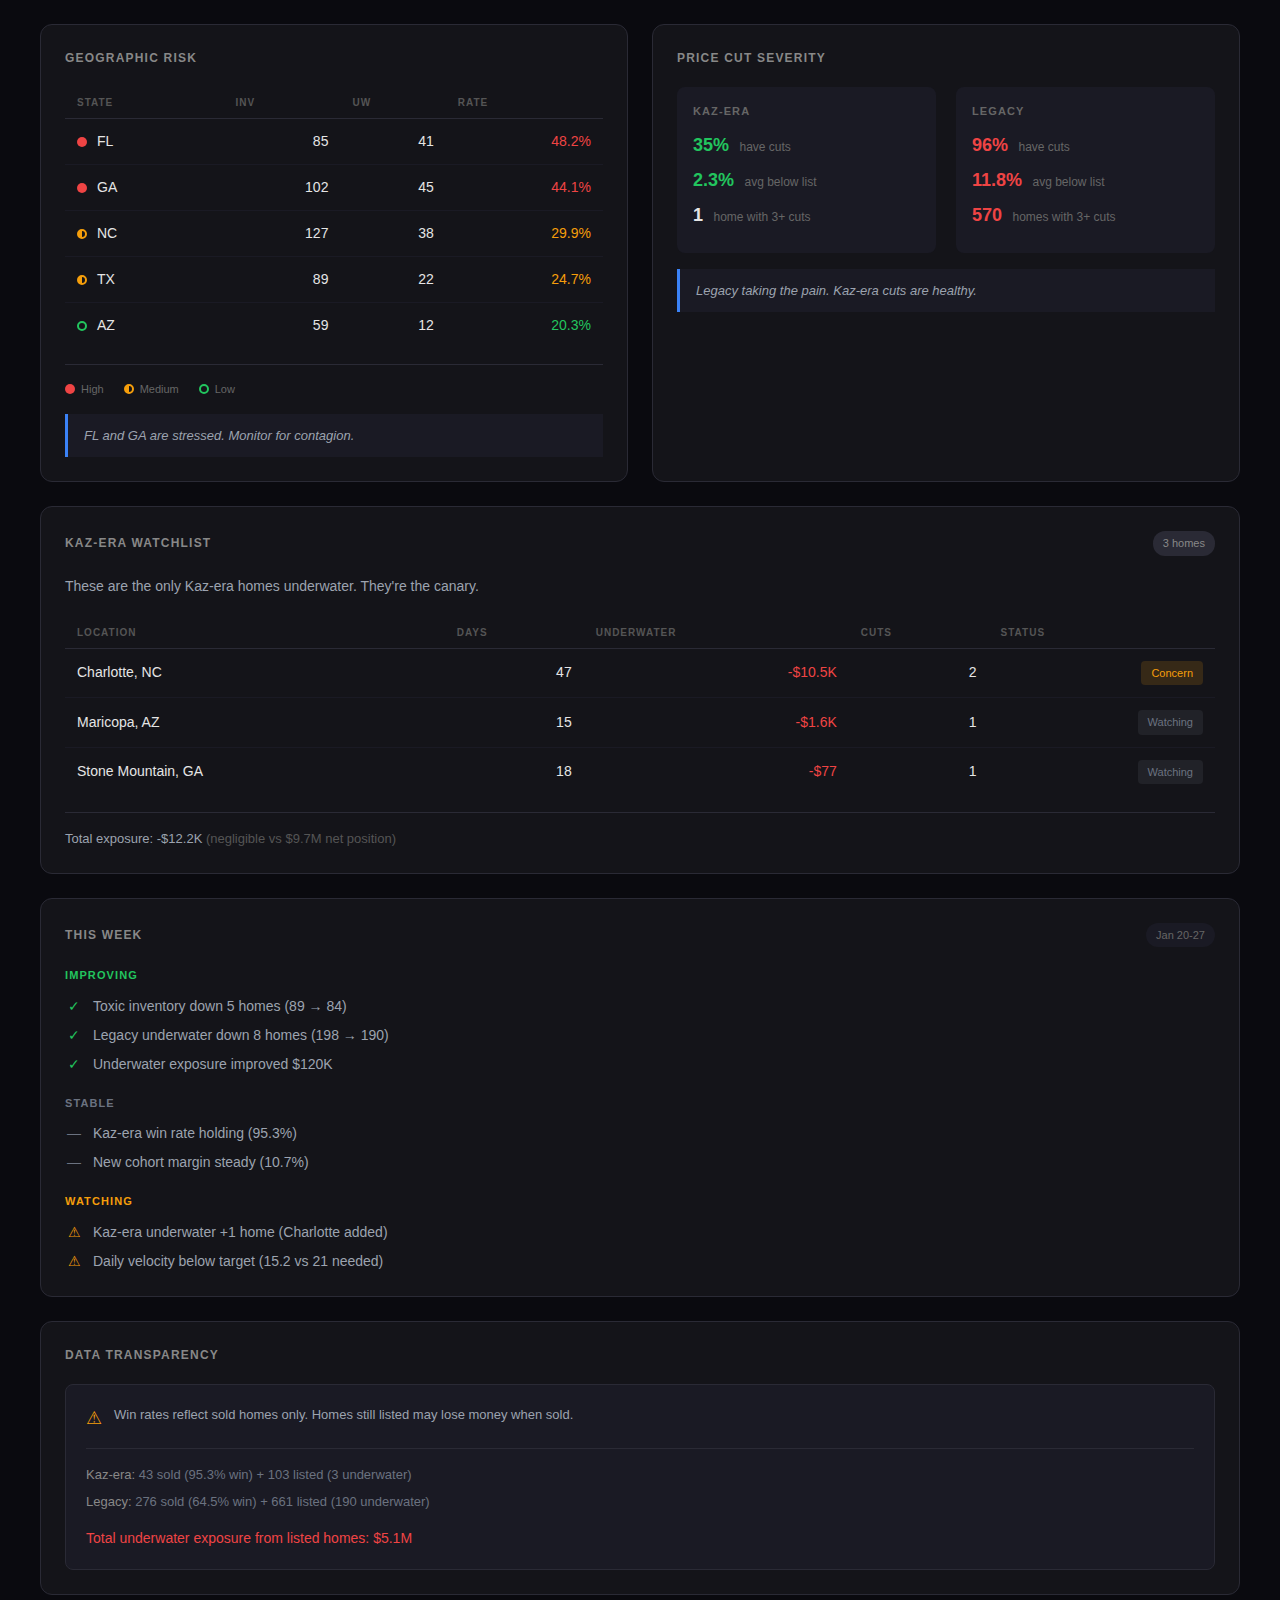
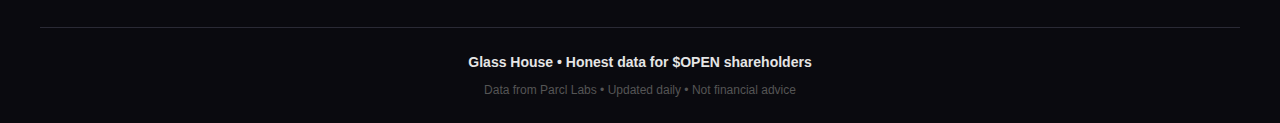
<file: v5-sections/risk.html>
<!DOCTYPE html>
<html lang="en">
<head>
    <meta charset="UTF-8">
    <meta name="viewport" content="width=device-width, initial-scale=1.0">
    <title>Glass House V5 - Risk & Watchlist</title>
    <style>
        * {
            margin: 0;
            padding: 0;
            box-sizing: border-box;
        }

        body {
            font-family: -apple-system, BlinkMacSystemFont, 'Segoe UI', Roboto, 'Helvetica Neue', Arial, sans-serif;
            background: #0a0a0f;
            color: #e5e5e5;
            line-height: 1.5;
            padding: 24px;
        }

        .container {
            max-width: 1200px;
            margin: 0 auto;
        }

        /* Card Styles */
        .card {
            background: #141419;
            border: 1px solid #2a2a35;
            border-radius: 12px;
            padding: 24px;
            margin-bottom: 24px;
        }

        .card-header {
            display: flex;
            align-items: center;
            justify-content: space-between;
            margin-bottom: 20px;
        }

        .card-title {
            font-size: 12px;
            font-weight: 600;
            letter-spacing: 0.1em;
            color: #888;
            text-transform: uppercase;
        }

        .badge {
            background: #2a2a35;
            color: #888;
            font-size: 11px;
            font-weight: 500;
            padding: 4px 10px;
            border-radius: 12px;
        }

        .date-badge {
            background: #1a1a24;
            color: #666;
        }

        /* Grid Layouts */
        .grid-2 {
            display: grid;
            grid-template-columns: 1fr 1fr;
            gap: 24px;
        }

        @media (max-width: 768px) {
            .grid-2 {
                grid-template-columns: 1fr;
            }
        }

        /* Table Styles */
        .data-table {
            width: 100%;
            border-collapse: collapse;
        }

        .data-table th {
            text-align: left;
            font-size: 10px;
            font-weight: 600;
            letter-spacing: 0.1em;
            color: #555;
            text-transform: uppercase;
            padding: 8px 12px;
            border-bottom: 1px solid #2a2a35;
        }

        .data-table td {
            padding: 12px;
            font-size: 14px;
            border-bottom: 1px solid #1a1a24;
        }

        .data-table tr:last-child td {
            border-bottom: none;
        }

        .data-table .state-cell {
            display: flex;
            align-items: center;
            gap: 10px;
        }

        /* Risk Indicators */
        .risk-dot {
            width: 10px;
            height: 10px;
            border-radius: 50%;
            display: inline-block;
            flex-shrink: 0;
        }

        .risk-high {
            background: #ef4444;
        }

        .risk-medium {
            background: linear-gradient(90deg, #f59e0b 50%, transparent 50%);
            border: 2px solid #f59e0b;
        }

        .risk-low {
            background: transparent;
            border: 2px solid #22c55e;
        }

        /* Legend */
        .legend {
            display: flex;
            gap: 20px;
            margin-top: 16px;
            padding-top: 16px;
            border-top: 1px solid #2a2a35;
        }

        .legend-item {
            display: flex;
            align-items: center;
            gap: 6px;
            font-size: 11px;
            color: #666;
        }

        /* Insight Box */
        .insight {
            background: #1a1a24;
            border-left: 3px solid #3b82f6;
            padding: 12px 16px;
            margin-top: 16px;
            font-size: 13px;
            color: #9ca3af;
            font-style: italic;
        }

        /* Price Cut Severity */
        .severity-grid {
            display: grid;
            grid-template-columns: 1fr 1fr;
            gap: 20px;
        }

        .severity-section {
            background: #1a1a24;
            border-radius: 8px;
            padding: 16px;
        }

        .severity-title {
            font-size: 11px;
            font-weight: 600;
            letter-spacing: 0.1em;
            color: #666;
            text-transform: uppercase;
            margin-bottom: 12px;
        }

        .severity-stat {
            margin-bottom: 8px;
        }

        .severity-stat .value {
            font-size: 18px;
            font-weight: 600;
            color: #e5e5e5;
        }

        .severity-stat .label {
            font-size: 12px;
            color: #666;
            margin-left: 6px;
        }

        .severity-stat.highlight .value {
            color: #ef4444;
        }

        .severity-stat.healthy .value {
            color: #22c55e;
        }

        /* Watchlist Styles */
        .watchlist-intro {
            color: #9ca3af;
            font-size: 14px;
            margin-bottom: 20px;
        }

        .status-badge {
            display: inline-block;
            font-size: 11px;
            font-weight: 500;
            padding: 4px 10px;
            border-radius: 4px;
        }

        .status-concern {
            background: rgba(245, 158, 11, 0.15);
            color: #f59e0b;
        }

        .status-watching {
            background: rgba(107, 114, 128, 0.15);
            color: #6b7280;
        }

        .watchlist-footer {
            margin-top: 16px;
            padding-top: 16px;
            border-top: 1px solid #2a2a35;
            font-size: 13px;
            color: #666;
        }

        .watchlist-footer .exposure {
            color: #9ca3af;
        }

        .watchlist-footer .context {
            color: #555;
        }

        /* This Week Section */
        .week-section {
            margin-bottom: 20px;
        }

        .week-section:last-child {
            margin-bottom: 0;
        }

        .section-label {
            display: flex;
            align-items: center;
            gap: 8px;
            font-size: 11px;
            font-weight: 600;
            letter-spacing: 0.1em;
            text-transform: uppercase;
            margin-bottom: 12px;
        }

        .section-label.improving {
            color: #22c55e;
        }

        .section-label.stable {
            color: #6b7280;
        }

        .section-label.watching {
            color: #f59e0b;
        }

        .week-items {
            display: flex;
            flex-direction: column;
            gap: 8px;
        }

        .week-item {
            display: flex;
            align-items: flex-start;
            gap: 10px;
            font-size: 14px;
            color: #9ca3af;
        }

        .week-item .icon {
            flex-shrink: 0;
            width: 18px;
            text-align: center;
        }

        .week-item.improving .icon {
            color: #22c55e;
        }

        .week-item.stable .icon {
            color: #6b7280;
        }

        .week-item.watching .icon {
            color: #f59e0b;
        }

        /* Data Transparency */
        .transparency-box {
            background: #1a1a24;
            border: 1px solid #2a2a35;
            border-radius: 8px;
            padding: 20px;
        }

        .transparency-warning {
            display: flex;
            align-items: flex-start;
            gap: 12px;
            margin-bottom: 16px;
            padding-bottom: 16px;
            border-bottom: 1px solid #2a2a35;
        }

        .warning-icon {
            color: #f59e0b;
            font-size: 18px;
            flex-shrink: 0;
        }

        .warning-text {
            font-size: 13px;
            color: #9ca3af;
        }

        .transparency-stats {
            display: flex;
            flex-direction: column;
            gap: 8px;
            margin-bottom: 16px;
        }

        .transparency-stat {
            font-size: 13px;
            color: #6b7280;
        }

        .transparency-stat .label {
            color: #888;
        }

        .transparency-highlight {
            font-size: 14px;
            font-weight: 500;
            color: #ef4444;
            margin-top: 8px;
        }

        /* Footer */
        .footer {
            text-align: center;
            margin-top: 32px;
            padding-top: 24px;
            border-top: 1px solid #2a2a35;
        }

        .footer-brand {
            font-size: 14px;
            font-weight: 600;
            color: #e5e5e5;
            margin-bottom: 8px;
        }

        .footer-meta {
            font-size: 12px;
            color: #555;
        }

        /* Numeric alignment */
        .num {
            font-variant-numeric: tabular-nums;
        }

        .text-right {
            text-align: right;
        }

        .text-red {
            color: #ef4444;
        }

        .text-amber {
            color: #f59e0b;
        }

        .text-green {
            color: #22c55e;
        }

        .text-muted {
            color: #666;
        }
    </style>
</head>
<body>
    <div class="container">

        <!-- Section 1: Geographic Risk + Price Cut Severity -->
        <div class="grid-2">
            <!-- Geographic Risk Card -->
            <div class="card">
                <div class="card-header">
                    <span class="card-title">Geographic Risk</span>
                </div>

                <table class="data-table">
                    <thead>
                        <tr>
                            <th>State</th>
                            <th class="text-right">Inv</th>
                            <th class="text-right">UW</th>
                            <th class="text-right">Rate</th>
                        </tr>
                    </thead>
                    <tbody>
                        <tr>
                            <td>
                                <div class="state-cell">
                                    <span class="risk-dot risk-high"></span>
                                    FL
                                </div>
                            </td>
                            <td class="text-right num">85</td>
                            <td class="text-right num">41</td>
                            <td class="text-right num text-red">48.2%</td>
                        </tr>
                        <tr>
                            <td>
                                <div class="state-cell">
                                    <span class="risk-dot risk-high"></span>
                                    GA
                                </div>
                            </td>
                            <td class="text-right num">102</td>
                            <td class="text-right num">45</td>
                            <td class="text-right num text-red">44.1%</td>
                        </tr>
                        <tr>
                            <td>
                                <div class="state-cell">
                                    <span class="risk-dot risk-medium"></span>
                                    NC
                                </div>
                            </td>
                            <td class="text-right num">127</td>
                            <td class="text-right num">38</td>
                            <td class="text-right num text-amber">29.9%</td>
                        </tr>
                        <tr>
                            <td>
                                <div class="state-cell">
                                    <span class="risk-dot risk-medium"></span>
                                    TX
                                </div>
                            </td>
                            <td class="text-right num">89</td>
                            <td class="text-right num">22</td>
                            <td class="text-right num text-amber">24.7%</td>
                        </tr>
                        <tr>
                            <td>
                                <div class="state-cell">
                                    <span class="risk-dot risk-low"></span>
                                    AZ
                                </div>
                            </td>
                            <td class="text-right num">59</td>
                            <td class="text-right num">12</td>
                            <td class="text-right num text-green">20.3%</td>
                        </tr>
                    </tbody>
                </table>

                <div class="legend">
                    <div class="legend-item">
                        <span class="risk-dot risk-high"></span>
                        High
                    </div>
                    <div class="legend-item">
                        <span class="risk-dot risk-medium"></span>
                        Medium
                    </div>
                    <div class="legend-item">
                        <span class="risk-dot risk-low"></span>
                        Low
                    </div>
                </div>

                <div class="insight">
                    FL and GA are stressed. Monitor for contagion.
                </div>
            </div>

            <!-- Price Cut Severity Card -->
            <div class="card">
                <div class="card-header">
                    <span class="card-title">Price Cut Severity</span>
                </div>

                <div class="severity-grid">
                    <div class="severity-section">
                        <div class="severity-title">Kaz-Era</div>
                        <div class="severity-stat healthy">
                            <span class="value">35%</span>
                            <span class="label">have cuts</span>
                        </div>
                        <div class="severity-stat healthy">
                            <span class="value">2.3%</span>
                            <span class="label">avg below list</span>
                        </div>
                        <div class="severity-stat">
                            <span class="value">1</span>
                            <span class="label">home with 3+ cuts</span>
                        </div>
                    </div>

                    <div class="severity-section">
                        <div class="severity-title">Legacy</div>
                        <div class="severity-stat highlight">
                            <span class="value">96%</span>
                            <span class="label">have cuts</span>
                        </div>
                        <div class="severity-stat highlight">
                            <span class="value">11.8%</span>
                            <span class="label">avg below list</span>
                        </div>
                        <div class="severity-stat highlight">
                            <span class="value">570</span>
                            <span class="label">homes with 3+ cuts</span>
                        </div>
                    </div>
                </div>

                <div class="insight">
                    Legacy taking the pain. Kaz-era cuts are healthy.
                </div>
            </div>
        </div>

        <!-- Section 2: Kaz-Era Watchlist -->
        <div class="card">
            <div class="card-header">
                <span class="card-title">Kaz-Era Watchlist</span>
                <span class="badge">3 homes</span>
            </div>

            <p class="watchlist-intro">
                These are the only Kaz-era homes underwater. They're the canary.
            </p>

            <table class="data-table">
                <thead>
                    <tr>
                        <th>Location</th>
                        <th class="text-right">Days</th>
                        <th class="text-right">Underwater</th>
                        <th class="text-right">Cuts</th>
                        <th class="text-right">Status</th>
                    </tr>
                </thead>
                <tbody>
                    <tr>
                        <td>Charlotte, NC</td>
                        <td class="text-right num">47</td>
                        <td class="text-right num text-red">-$10.5K</td>
                        <td class="text-right num">2</td>
                        <td class="text-right">
                            <span class="status-badge status-concern">Concern</span>
                        </td>
                    </tr>
                    <tr>
                        <td>Maricopa, AZ</td>
                        <td class="text-right num">15</td>
                        <td class="text-right num text-red">-$1.6K</td>
                        <td class="text-right num">1</td>
                        <td class="text-right">
                            <span class="status-badge status-watching">Watching</span>
                        </td>
                    </tr>
                    <tr>
                        <td>Stone Mountain, GA</td>
                        <td class="text-right num">18</td>
                        <td class="text-right num text-red">-$77</td>
                        <td class="text-right num">1</td>
                        <td class="text-right">
                            <span class="status-badge status-watching">Watching</span>
                        </td>
                    </tr>
                </tbody>
            </table>

            <div class="watchlist-footer">
                <span class="exposure">Total exposure: -$12.2K</span>
                <span class="context"> (negligible vs $9.7M net position)</span>
            </div>
        </div>

        <!-- Section 3: This Week -->
        <div class="card">
            <div class="card-header">
                <span class="card-title">This Week</span>
                <span class="badge date-badge">Jan 20-27</span>
            </div>

            <!-- Improving -->
            <div class="week-section">
                <div class="section-label improving">
                    Improving
                </div>
                <div class="week-items">
                    <div class="week-item improving">
                        <span class="icon">&#10003;</span>
                        <span>Toxic inventory down 5 homes (89 &#8594; 84)</span>
                    </div>
                    <div class="week-item improving">
                        <span class="icon">&#10003;</span>
                        <span>Legacy underwater down 8 homes (198 &#8594; 190)</span>
                    </div>
                    <div class="week-item improving">
                        <span class="icon">&#10003;</span>
                        <span>Underwater exposure improved $120K</span>
                    </div>
                </div>
            </div>

            <!-- Stable -->
            <div class="week-section">
                <div class="section-label stable">
                    Stable
                </div>
                <div class="week-items">
                    <div class="week-item stable">
                        <span class="icon">&#8212;</span>
                        <span>Kaz-era win rate holding (95.3%)</span>
                    </div>
                    <div class="week-item stable">
                        <span class="icon">&#8212;</span>
                        <span>New cohort margin steady (10.7%)</span>
                    </div>
                </div>
            </div>

            <!-- Watching -->
            <div class="week-section">
                <div class="section-label watching">
                    Watching
                </div>
                <div class="week-items">
                    <div class="week-item watching">
                        <span class="icon">&#9888;</span>
                        <span>Kaz-era underwater +1 home (Charlotte added)</span>
                    </div>
                    <div class="week-item watching">
                        <span class="icon">&#9888;</span>
                        <span>Daily velocity below target (15.2 vs 21 needed)</span>
                    </div>
                </div>
            </div>
        </div>

        <!-- Section 4: Data Transparency -->
        <div class="card">
            <div class="card-header">
                <span class="card-title">Data Transparency</span>
            </div>

            <div class="transparency-box">
                <div class="transparency-warning">
                    <span class="warning-icon">&#9888;</span>
                    <span class="warning-text">
                        Win rates reflect sold homes only. Homes still listed may lose money when sold.
                    </span>
                </div>

                <div class="transparency-stats">
                    <div class="transparency-stat">
                        <span class="label">Kaz-era:</span> 43 sold (95.3% win) + 103 listed (3 underwater)
                    </div>
                    <div class="transparency-stat">
                        <span class="label">Legacy:</span> 276 sold (64.5% win) + 661 listed (190 underwater)
                    </div>
                </div>

                <div class="transparency-highlight">
                    Total underwater exposure from listed homes: $5.1M
                </div>
            </div>
        </div>

        <!-- Footer -->
        <div class="footer">
            <div class="footer-brand">Glass House &bull; Honest data for $OPEN shareholders</div>
            <div class="footer-meta">Data from Parcl Labs &bull; Updated daily &bull; Not financial advice</div>
        </div>

    </div>
</body>
</html>
</file>
